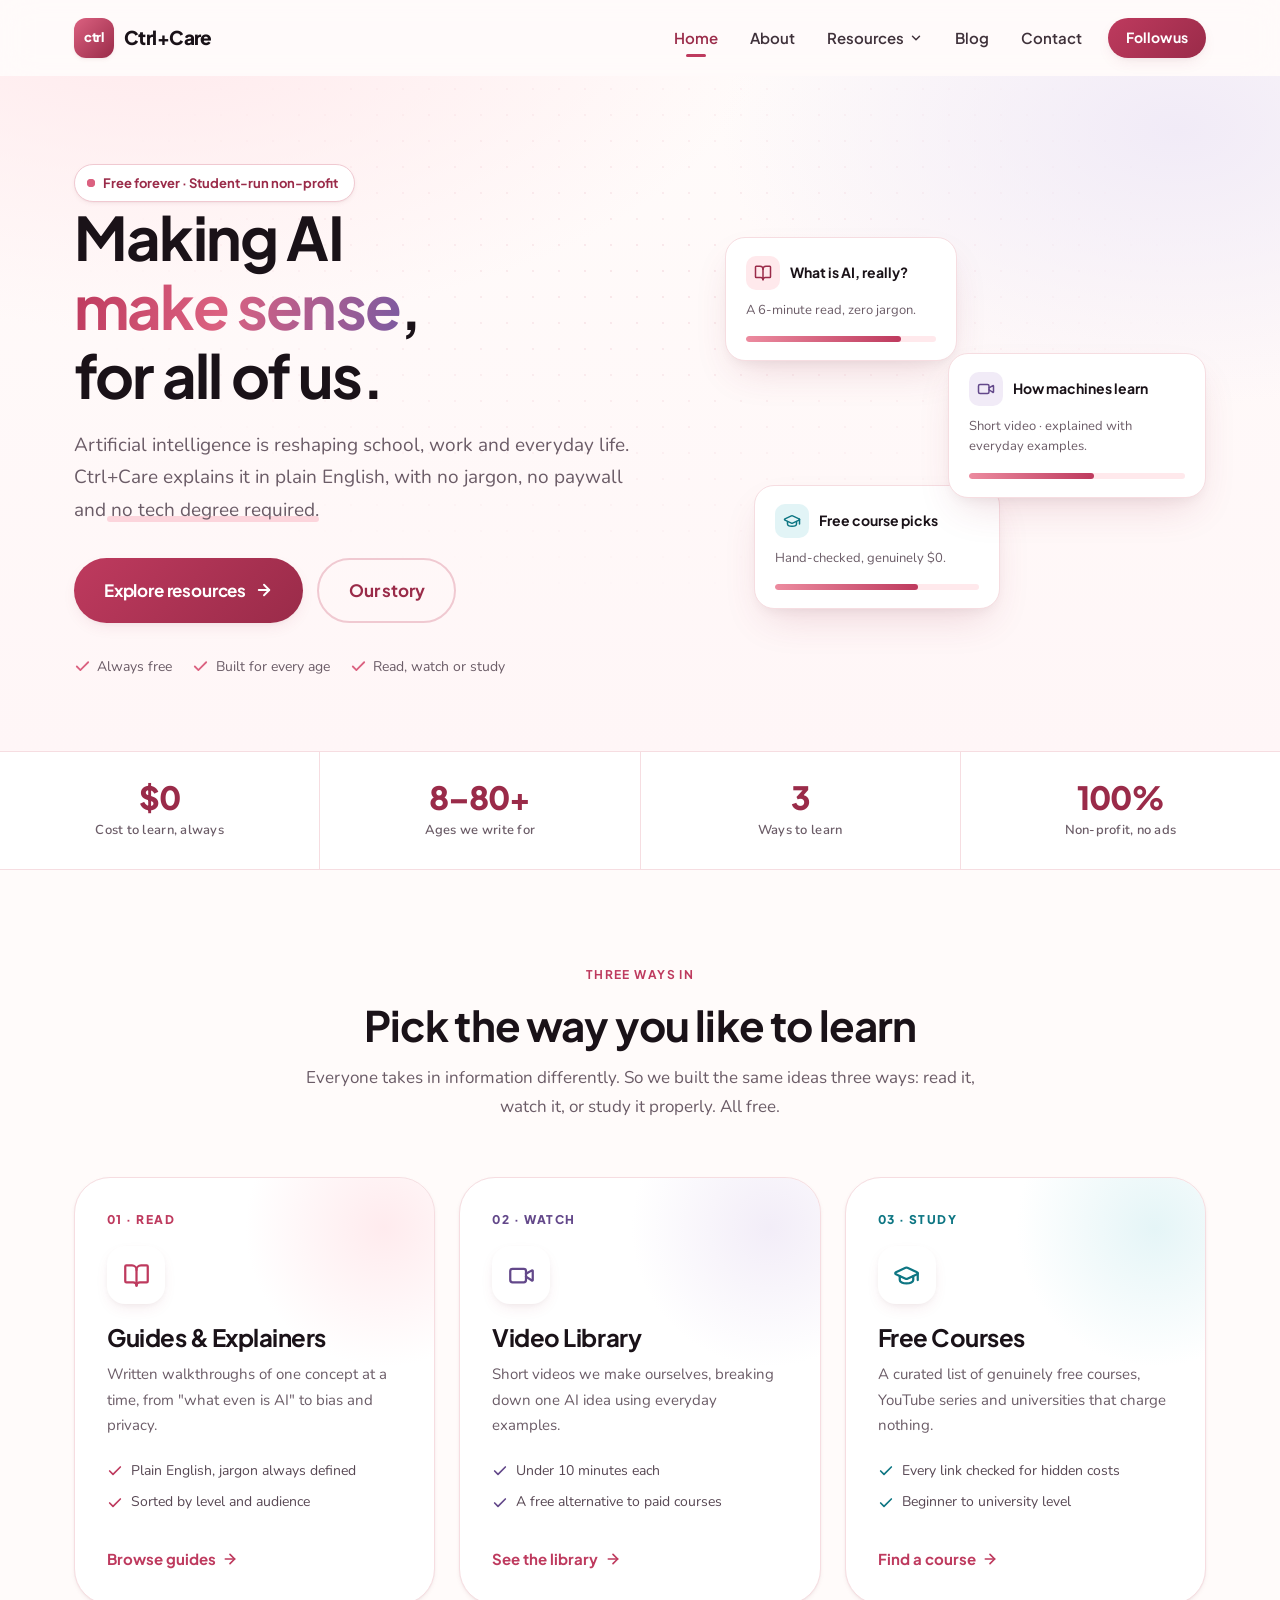
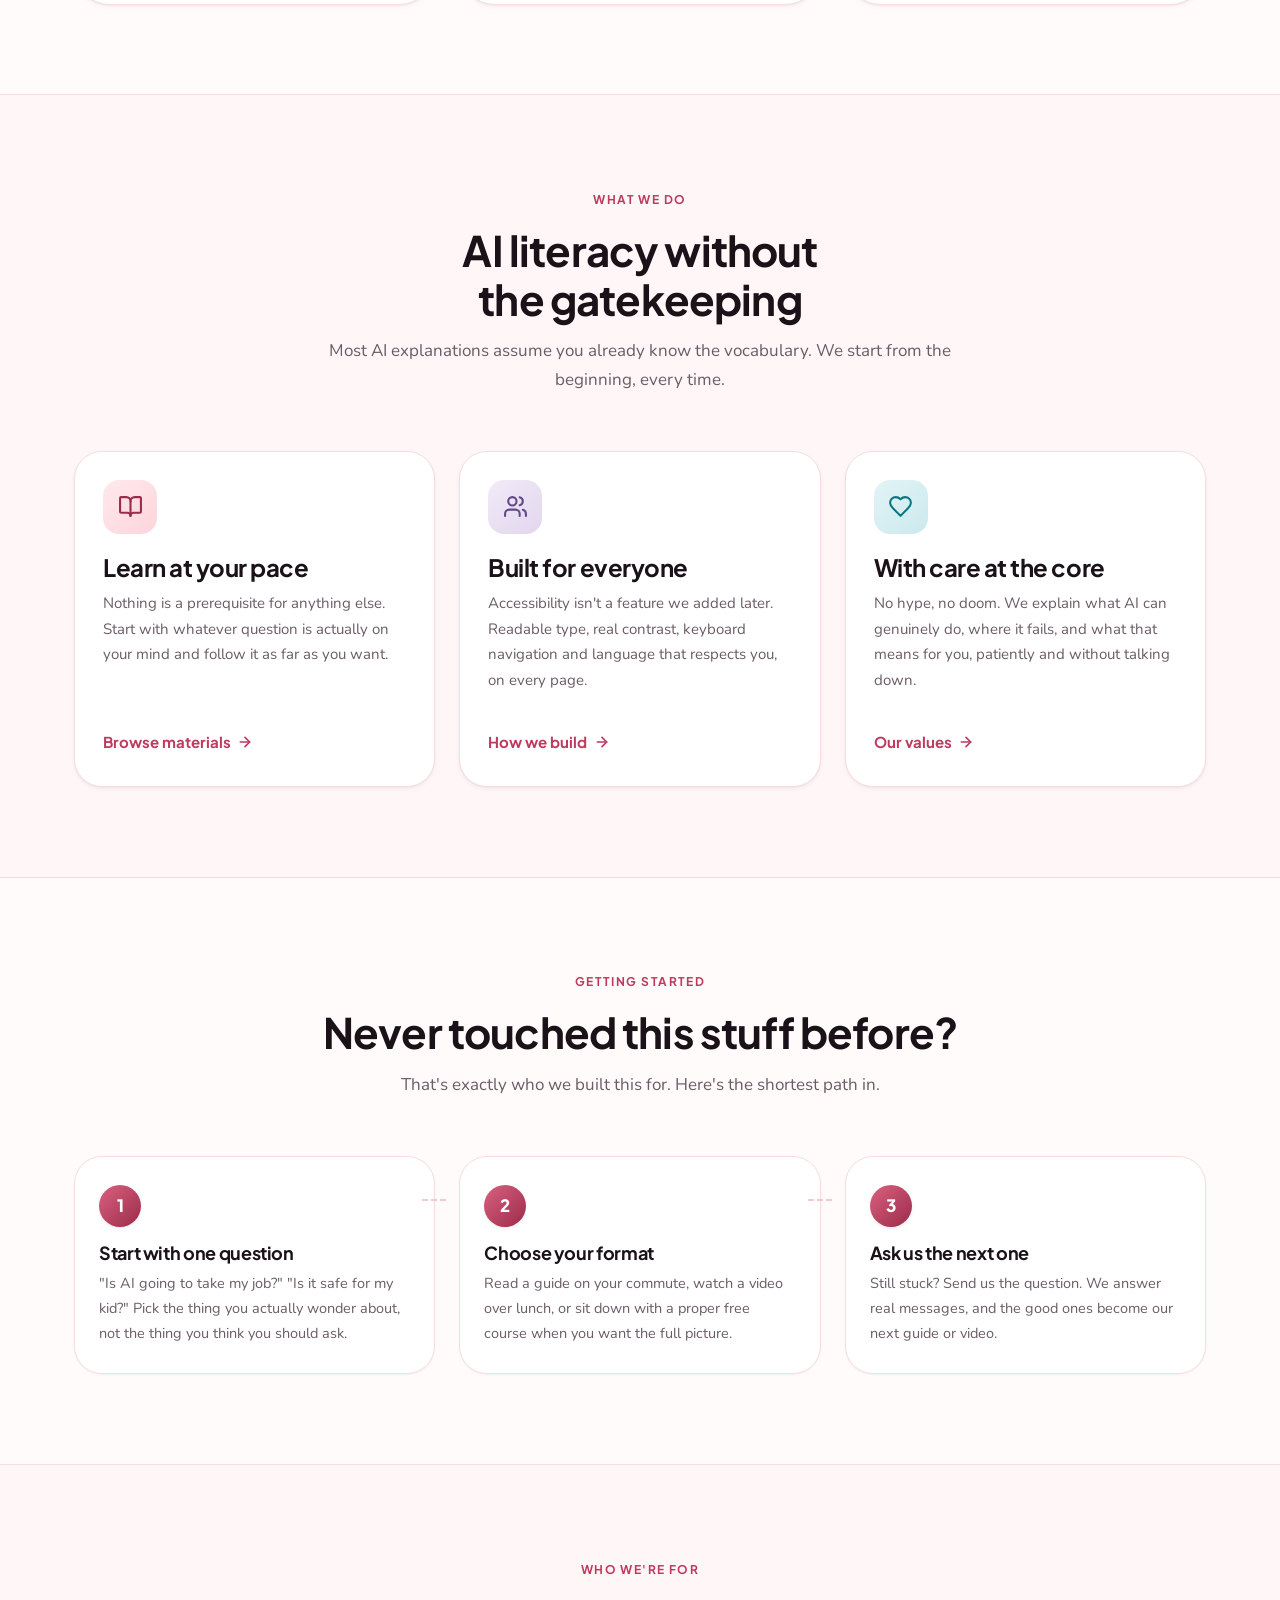
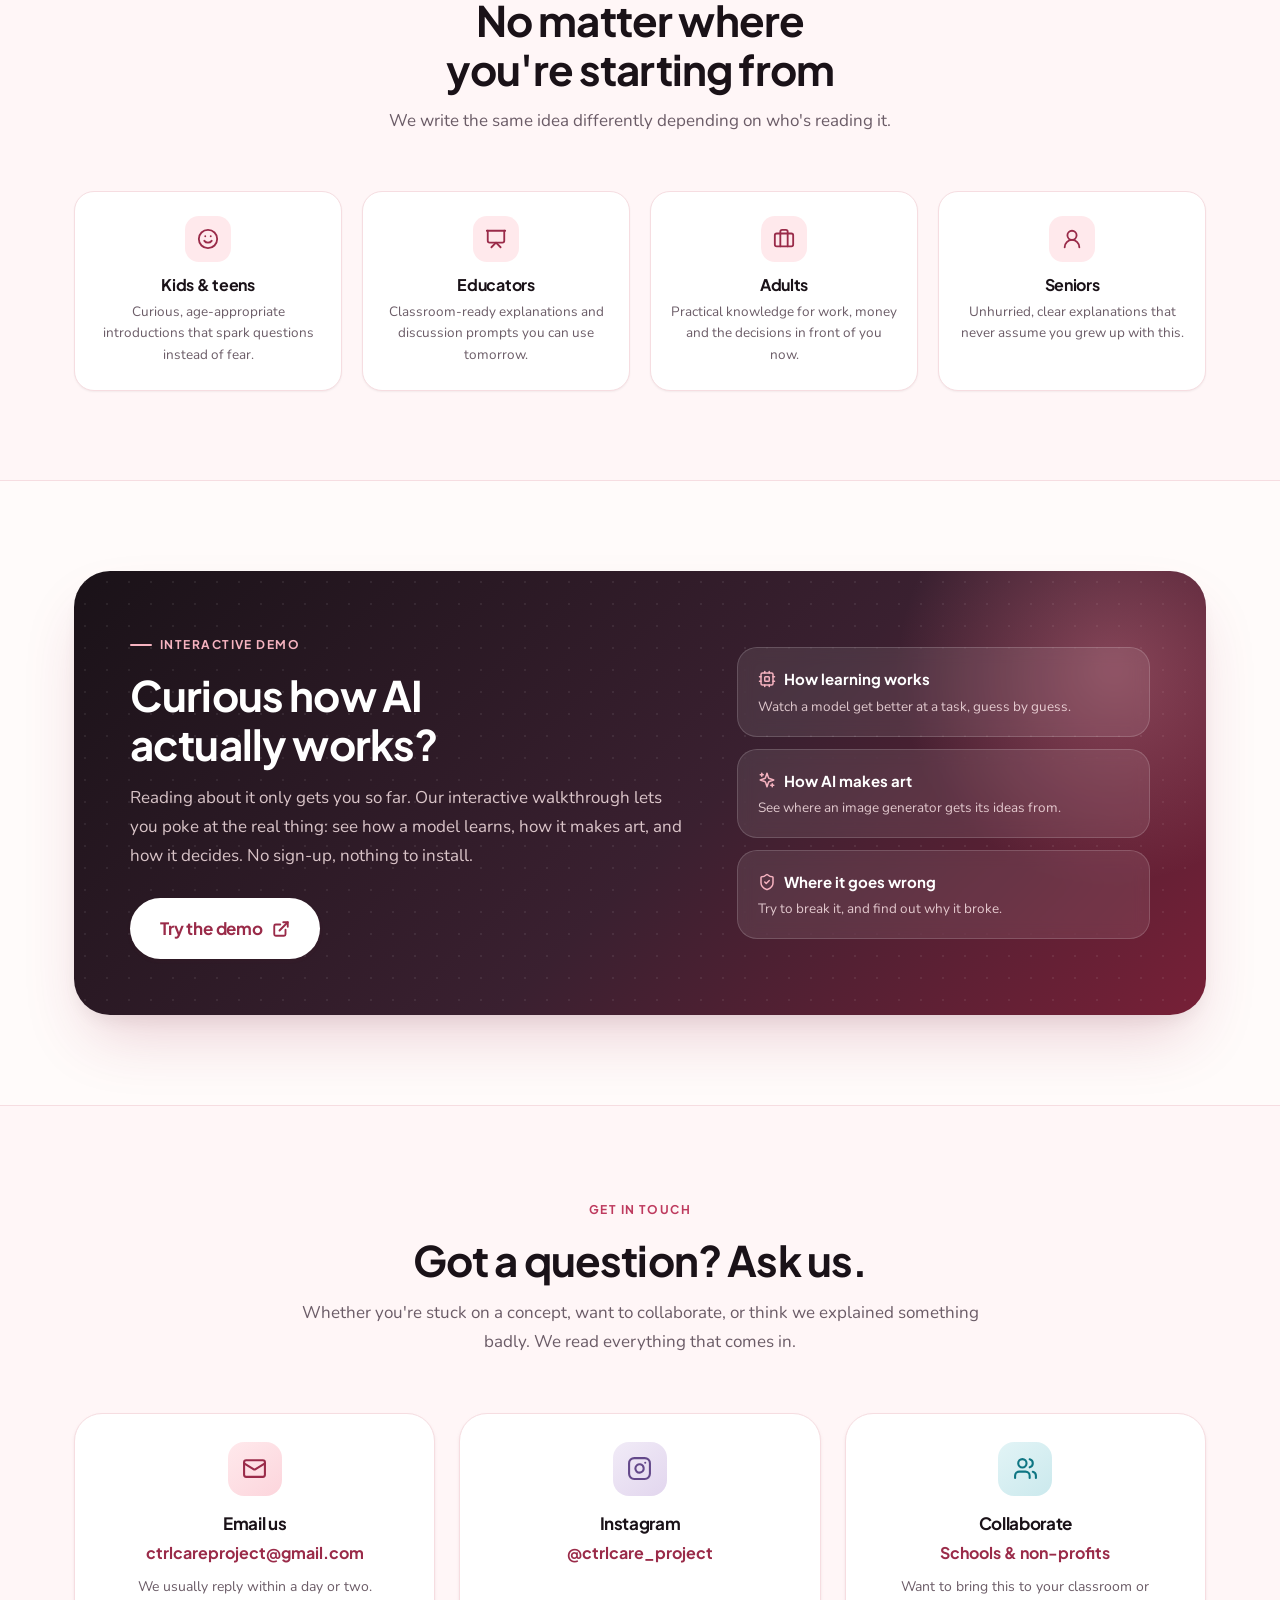
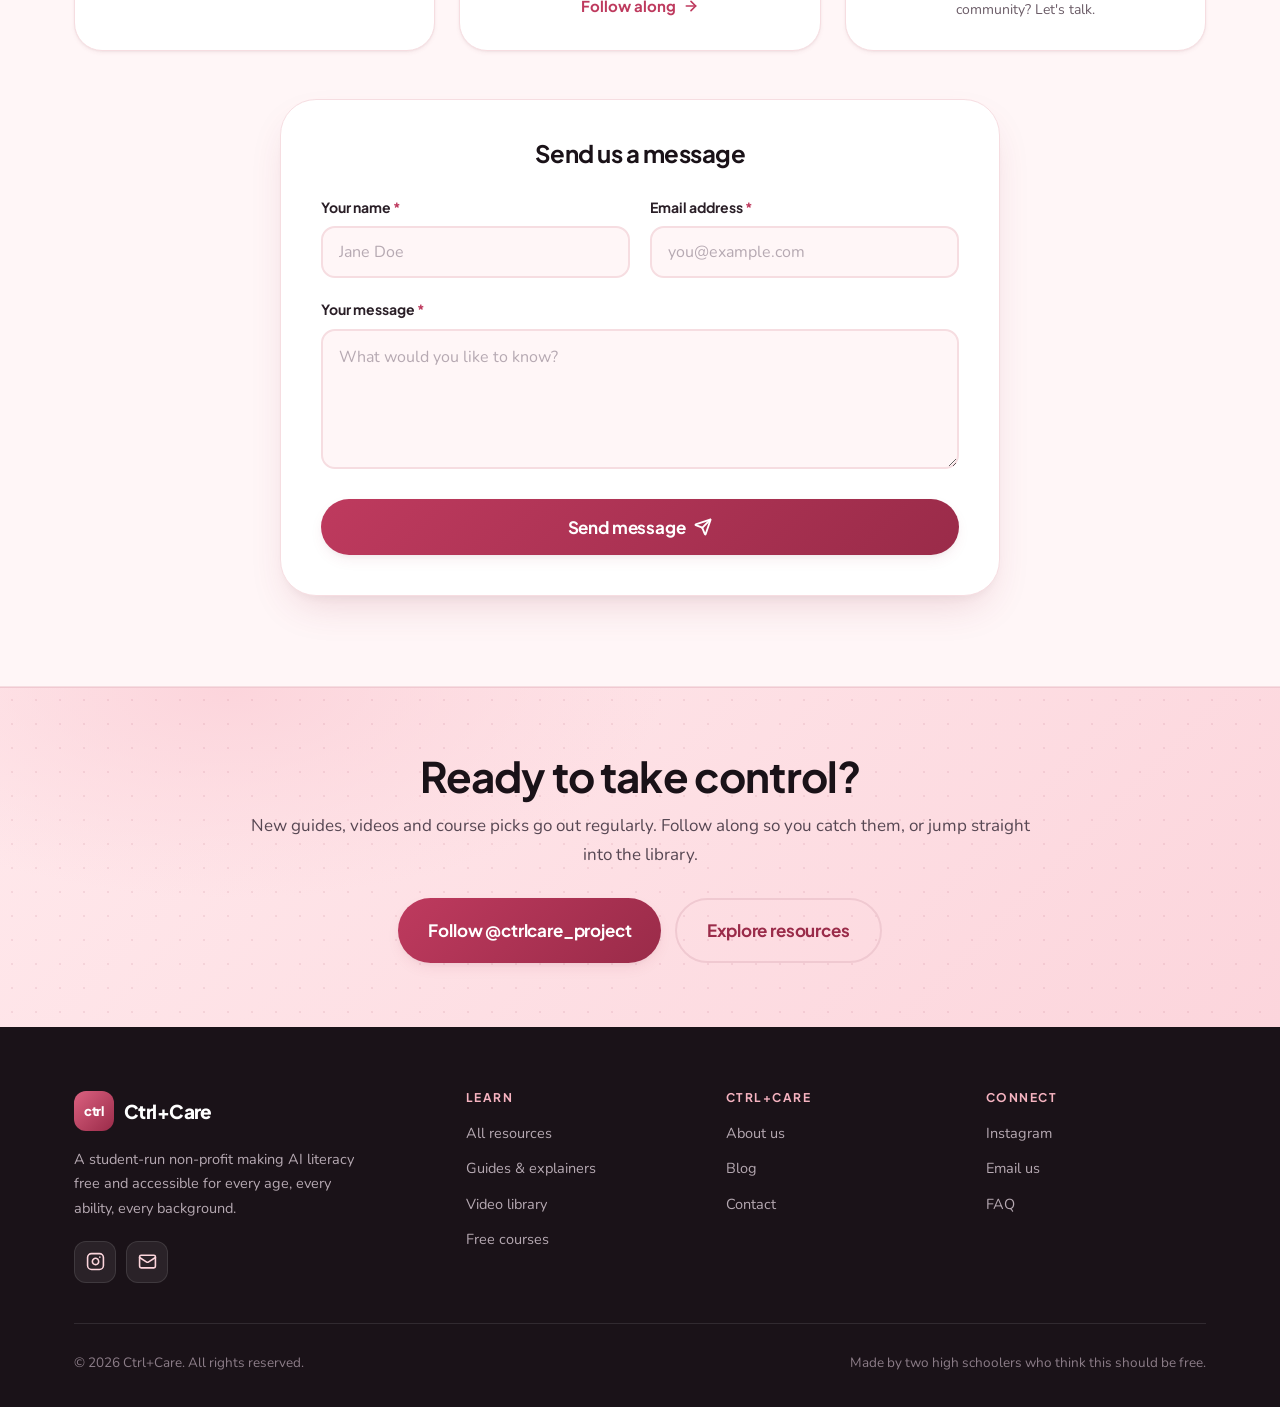
<file: index.html>
<!DOCTYPE html>
<html lang="en">
<head>
  <meta charset="UTF-8">
  <meta name="viewport" content="width=device-width, initial-scale=1.0">
  <title>Ctrl+Care | Making AI make sense, for everyone</title>
  <meta name="description" content="Ctrl+Care is a student-run non-profit making AI literacy free and accessible. Read plain-English guides, watch short videos, and find the best free AI courses, no tech degree required.">
  <link rel="stylesheet" href="styles.css">
</head>
<body>
  <a class="skip-link" href="#main">Skip to content</a>

  <!-- ============================ Navigation ============================ -->
  <nav class="nav">
    <div class="container nav-container">
      <a href="index.html" class="nav-logo">
        <span class="nav-logo-mark">ctrl</span>
        <span class="nav-brand">Ctrl+Care</span>
      </a>

      <div class="nav-links">
        <a class="nav-link" href="index.html" aria-current="page">Home</a>
        <a class="nav-link" href="about.html">About</a>

        <div class="nav-item">
          <a class="nav-link" href="resources.html">
            Resources
            <svg class="nav-caret" width="14" height="14" viewBox="0 0 24 24" fill="none" stroke="currentColor" stroke-width="2.5" stroke-linecap="round" stroke-linejoin="round" aria-hidden="true"><path d="m6 9 6 6 6-6"/></svg>
          </a>
          <div class="nav-dropdown">
            <a class="nav-drop-item" href="resources-guides.html">
              <span class="nav-drop-icon">
                <svg viewBox="0 0 24 24" fill="none" stroke="currentColor" stroke-width="2" stroke-linecap="round" stroke-linejoin="round" aria-hidden="true"><path d="M12 7v14"/><path d="M3 18a1 1 0 0 1-1-1V4a1 1 0 0 1 1-1h5a4 4 0 0 1 4 4 4 4 0 0 1 4-4h5a1 1 0 0 1 1 1v13a1 1 0 0 1-1 1h-6a3 3 0 0 0-3 3 3 3 0 0 0-3-3z"/></svg>
              </span>
              <span>
                <span class="nav-drop-title">Guides &amp; Explainers</span>
                <span class="nav-drop-desc">Written walkthroughs of AI concepts, in plain English</span>
              </span>
            </a>
            <a class="nav-drop-item" href="resources-videos.html">
              <span class="nav-drop-icon plum">
                <svg viewBox="0 0 24 24" fill="none" stroke="currentColor" stroke-width="2" stroke-linecap="round" stroke-linejoin="round" aria-hidden="true"><path d="m16 13 5.223 3.482a.5.5 0 0 0 .777-.416V7.87a.5.5 0 0 0-.752-.432L16 10.5"/><rect x="2" y="6" width="14" height="12" rx="2"/></svg>
              </span>
              <span>
                <span class="nav-drop-title">Video Library</span>
                <span class="nav-drop-desc">Short videos we make, explaining one idea at a time</span>
              </span>
            </a>
            <a class="nav-drop-item" href="resources-courses.html">
              <span class="nav-drop-icon teal">
                <svg viewBox="0 0 24 24" fill="none" stroke="currentColor" stroke-width="2" stroke-linecap="round" stroke-linejoin="round" aria-hidden="true"><path d="M21.42 10.922a1 1 0 0 0-.019-1.838L12.83 5.18a2 2 0 0 0-1.66 0L2.6 9.08a1 1 0 0 0 0 1.832l8.57 3.908a2 2 0 0 0 1.66 0z"/><path d="M22 10v6"/><path d="M6 12.5V16a6 3 0 0 0 12 0v-3.5"/></svg>
              </span>
              <span>
                <span class="nav-drop-title">Free Courses</span>
                <span class="nav-drop-desc">The best no-cost courses and channels, curated</span>
              </span>
            </a>
          </div>
        </div>

        <a class="nav-link" href="blog.html">Blog</a>
        <a class="nav-link" href="contact.html">Contact</a>
        <a class="btn btn-primary btn-sm nav-cta" href="https://www.instagram.com/ctrlcare_project/" target="_blank" rel="noopener noreferrer">Follow us</a>
      </div>

      <button class="nav-toggle" type="button" aria-expanded="false" aria-controls="mobile-menu" aria-label="Open menu">
        <span class="nav-toggle-bars" aria-hidden="true"><span></span><span></span><span></span></span>
      </button>
    </div>
  </nav>

  <div class="mobile-menu" id="mobile-menu">
    <a class="mobile-link" href="index.html" aria-current="page">Home</a>
    <a class="mobile-link" href="about.html">About</a>
    <a class="mobile-link" href="resources.html">Resources</a>
    <a class="mobile-sub" href="resources-guides.html">
      <svg viewBox="0 0 24 24" fill="none" stroke="currentColor" stroke-width="2" stroke-linecap="round" stroke-linejoin="round" aria-hidden="true"><path d="m9 18 6-6-6-6"/></svg> Guides &amp; Explainers
    </a>
    <a class="mobile-sub" href="resources-videos.html">
      <svg viewBox="0 0 24 24" fill="none" stroke="currentColor" stroke-width="2" stroke-linecap="round" stroke-linejoin="round" aria-hidden="true"><path d="m9 18 6-6-6-6"/></svg> Video Library
    </a>
    <a class="mobile-sub" href="resources-courses.html">
      <svg viewBox="0 0 24 24" fill="none" stroke="currentColor" stroke-width="2" stroke-linecap="round" stroke-linejoin="round" aria-hidden="true"><path d="m9 18 6-6-6-6"/></svg> Free Courses
    </a>
    <a class="mobile-link" href="blog.html">Blog</a>
    <a class="mobile-link" href="contact.html">Contact</a>
    <a class="btn btn-primary btn-lg" href="https://www.instagram.com/ctrlcare_project/" target="_blank" rel="noopener noreferrer">Follow @ctrlcare_project</a>
  </div>

  <main id="main">

    <!-- ============================== Hero ============================== -->
    <section class="hero">
      <div class="container">
        <div class="hero-split">
          <div data-reveal>
            <span class="badge">
              <span class="badge-dot" aria-hidden="true"></span>
              Free forever &middot; Student-run non-profit
            </span>

            <h1 class="hero-title">
              Making AI
              <span class="grad-text">make sense</span>,<br>
              for all of us.
            </h1>

            <p class="hero-sub">
              Artificial intelligence is reshaping school, work and everyday life. Ctrl+Care
              explains it in plain English, with no jargon, no paywall and
              <span class="underline-swash">no tech degree required</span>.
            </p>

            <div class="hero-actions">
              <a class="btn btn-primary btn-lg" href="resources.html">
                Explore resources
                <svg class="btn-arrow" viewBox="0 0 24 24" fill="none" stroke="currentColor" stroke-width="2.5" stroke-linecap="round" stroke-linejoin="round" aria-hidden="true"><path d="M5 12h14"/><path d="m12 5 7 7-7 7"/></svg>
              </a>
              <a class="btn btn-outline btn-lg" href="about.html">Our story</a>
            </div>

            <div class="hero-proof">
              <span class="hero-proof-item">
                <svg viewBox="0 0 24 24" fill="none" stroke="currentColor" stroke-width="2.5" stroke-linecap="round" stroke-linejoin="round" aria-hidden="true"><path d="M20 6 9 17l-5-5"/></svg>
                Always free
              </span>
              <span class="hero-proof-item">
                <svg viewBox="0 0 24 24" fill="none" stroke="currentColor" stroke-width="2.5" stroke-linecap="round" stroke-linejoin="round" aria-hidden="true"><path d="M20 6 9 17l-5-5"/></svg>
                Built for every age
              </span>
              <span class="hero-proof-item">
                <svg viewBox="0 0 24 24" fill="none" stroke="currentColor" stroke-width="2.5" stroke-linecap="round" stroke-linejoin="round" aria-hidden="true"><path d="M20 6 9 17l-5-5"/></svg>
                Read, watch or study
              </span>
            </div>
          </div>

          <!-- Decorative floating cards that preview the three formats -->
          <div class="hero-visual" aria-hidden="true">
            <div class="float-card float-card-1">
              <div class="float-head">
                <span class="float-icon">
                  <svg viewBox="0 0 24 24" fill="none" stroke="currentColor" stroke-width="2" stroke-linecap="round" stroke-linejoin="round"><path d="M12 7v14"/><path d="M3 18a1 1 0 0 1-1-1V4a1 1 0 0 1 1-1h5a4 4 0 0 1 4 4 4 4 0 0 1 4-4h5a1 1 0 0 1 1 1v13a1 1 0 0 1-1 1h-6a3 3 0 0 0-3 3 3 3 0 0 0-3-3z"/></svg>
                </span>
                <span class="float-title">What is AI, really?</span>
              </div>
              <p class="float-text">A 6-minute read, zero jargon.</p>
              <div class="float-bar"><span style="--w: 82%"></span></div>
            </div>

            <div class="float-card float-card-2">
              <div class="float-head">
                <span class="float-icon plum">
                  <svg viewBox="0 0 24 24" fill="none" stroke="currentColor" stroke-width="2" stroke-linecap="round" stroke-linejoin="round"><path d="m16 13 5.223 3.482a.5.5 0 0 0 .777-.416V7.87a.5.5 0 0 0-.752-.432L16 10.5"/><rect x="2" y="6" width="14" height="12" rx="2"/></svg>
                </span>
                <span class="float-title">How machines learn</span>
              </div>
              <p class="float-text">Short video &middot; explained with everyday examples.</p>
              <div class="float-bar"><span style="--w: 58%"></span></div>
            </div>

            <div class="float-card float-card-3">
              <div class="float-head">
                <span class="float-icon teal">
                  <svg viewBox="0 0 24 24" fill="none" stroke="currentColor" stroke-width="2" stroke-linecap="round" stroke-linejoin="round"><path d="M21.42 10.922a1 1 0 0 0-.019-1.838L12.83 5.18a2 2 0 0 0-1.66 0L2.6 9.08a1 1 0 0 0 0 1.832l8.57 3.908a2 2 0 0 0 1.66 0z"/><path d="M22 10v6"/><path d="M6 12.5V16a6 3 0 0 0 12 0v-3.5"/></svg>
                </span>
                <span class="float-title">Free course picks</span>
              </div>
              <p class="float-text">Hand-checked, genuinely $0.</p>
              <div class="float-bar"><span style="--w: 70%"></span></div>
            </div>
          </div>
        </div>
      </div>
    </section>

    <!-- =========================== Trust strip =========================== -->
    <div class="trust-strip">
      <div class="trust-item">
        <span class="trust-value">$0</span>
        <span class="trust-label">Cost to learn, always</span>
      </div>
      <div class="trust-item">
        <span class="trust-value">8&ndash;80+</span>
        <span class="trust-label">Ages we write for</span>
      </div>
      <div class="trust-item">
        <span class="trust-value">3</span>
        <span class="trust-label">Ways to learn</span>
      </div>
      <div class="trust-item">
        <span class="trust-value">100%</span>
        <span class="trust-label">Non-profit, no ads</span>
      </div>
    </div>

    <!-- ========================= Three pathways ========================= -->
    <section class="section">
      <div class="container">
        <div class="section-head" data-reveal>
          <span class="eyebrow">Three ways in</span>
          <h2>Pick the way you like to learn</h2>
          <p>
            Everyone takes in information differently. So we built the same ideas three
            ways: read it, watch it, or study it properly. All free.
          </p>
        </div>

        <div class="grid grid-3" data-reveal-group>
          <a class="pathway pw-rose" href="resources-guides.html">
            <span class="pathway-num">01 &middot; READ</span>
            <span class="pathway-icon">
              <svg viewBox="0 0 24 24" fill="none" stroke="currentColor" stroke-width="2" stroke-linecap="round" stroke-linejoin="round" aria-hidden="true"><path d="M12 7v14"/><path d="M3 18a1 1 0 0 1-1-1V4a1 1 0 0 1 1-1h5a4 4 0 0 1 4 4 4 4 0 0 1 4-4h5a1 1 0 0 1 1 1v13a1 1 0 0 1-1 1h-6a3 3 0 0 0-3 3 3 3 0 0 0-3-3z"/></svg>
            </span>
            <h3>Guides &amp; Explainers</h3>
            <p>Written walkthroughs of one concept at a time, from "what even is AI" to bias and privacy.</p>
            <ul class="pathway-list">
              <li>
                <svg viewBox="0 0 24 24" fill="none" stroke="currentColor" stroke-width="2.5" stroke-linecap="round" stroke-linejoin="round" aria-hidden="true"><path d="M20 6 9 17l-5-5"/></svg>
                Plain English, jargon always defined
              </li>
              <li>
                <svg viewBox="0 0 24 24" fill="none" stroke="currentColor" stroke-width="2.5" stroke-linecap="round" stroke-linejoin="round" aria-hidden="true"><path d="M20 6 9 17l-5-5"/></svg>
                Sorted by level and audience
              </li>
            </ul>
            <span class="pathway-foot link-arrow">
              Browse guides
              <svg viewBox="0 0 24 24" fill="none" stroke="currentColor" stroke-width="2.5" stroke-linecap="round" stroke-linejoin="round" aria-hidden="true"><path d="M5 12h14"/><path d="m12 5 7 7-7 7"/></svg>
            </span>
          </a>

          <a class="pathway pw-plum" href="resources-videos.html">
            <span class="pathway-num">02 &middot; WATCH</span>
            <span class="pathway-icon">
              <svg viewBox="0 0 24 24" fill="none" stroke="currentColor" stroke-width="2" stroke-linecap="round" stroke-linejoin="round" aria-hidden="true"><path d="m16 13 5.223 3.482a.5.5 0 0 0 .777-.416V7.87a.5.5 0 0 0-.752-.432L16 10.5"/><rect x="2" y="6" width="14" height="12" rx="2"/></svg>
            </span>
            <h3>Video Library</h3>
            <p>Short videos we make ourselves, breaking down one AI idea using everyday examples.</p>
            <ul class="pathway-list">
              <li>
                <svg viewBox="0 0 24 24" fill="none" stroke="currentColor" stroke-width="2.5" stroke-linecap="round" stroke-linejoin="round" aria-hidden="true"><path d="M20 6 9 17l-5-5"/></svg>
                Under 10 minutes each
              </li>
              <li>
                <svg viewBox="0 0 24 24" fill="none" stroke="currentColor" stroke-width="2.5" stroke-linecap="round" stroke-linejoin="round" aria-hidden="true"><path d="M20 6 9 17l-5-5"/></svg>
                A free alternative to paid courses
              </li>
            </ul>
            <span class="pathway-foot link-arrow">
              See the library
              <svg viewBox="0 0 24 24" fill="none" stroke="currentColor" stroke-width="2.5" stroke-linecap="round" stroke-linejoin="round" aria-hidden="true"><path d="M5 12h14"/><path d="m12 5 7 7-7 7"/></svg>
            </span>
          </a>

          <a class="pathway pw-teal" href="resources-courses.html">
            <span class="pathway-num">03 &middot; STUDY</span>
            <span class="pathway-icon">
              <svg viewBox="0 0 24 24" fill="none" stroke="currentColor" stroke-width="2" stroke-linecap="round" stroke-linejoin="round" aria-hidden="true"><path d="M21.42 10.922a1 1 0 0 0-.019-1.838L12.83 5.18a2 2 0 0 0-1.66 0L2.6 9.08a1 1 0 0 0 0 1.832l8.57 3.908a2 2 0 0 0 1.66 0z"/><path d="M22 10v6"/><path d="M6 12.5V16a6 3 0 0 0 12 0v-3.5"/></svg>
            </span>
            <h3>Free Courses</h3>
            <p>A curated list of genuinely free courses, YouTube series and universities that charge nothing.</p>
            <ul class="pathway-list">
              <li>
                <svg viewBox="0 0 24 24" fill="none" stroke="currentColor" stroke-width="2.5" stroke-linecap="round" stroke-linejoin="round" aria-hidden="true"><path d="M20 6 9 17l-5-5"/></svg>
                Every link checked for hidden costs
              </li>
              <li>
                <svg viewBox="0 0 24 24" fill="none" stroke="currentColor" stroke-width="2.5" stroke-linecap="round" stroke-linejoin="round" aria-hidden="true"><path d="M20 6 9 17l-5-5"/></svg>
                Beginner to university level
              </li>
            </ul>
            <span class="pathway-foot link-arrow">
              Find a course
              <svg viewBox="0 0 24 24" fill="none" stroke="currentColor" stroke-width="2.5" stroke-linecap="round" stroke-linejoin="round" aria-hidden="true"><path d="M5 12h14"/><path d="m12 5 7 7-7 7"/></svg>
            </span>
          </a>
        </div>
      </div>
    </section>

    <!-- ========================== What we do ========================== -->
    <section class="section section-sunk">
      <div class="container">
        <div class="section-head" data-reveal>
          <span class="eyebrow">What we do</span>
          <h2>AI literacy without the gatekeeping</h2>
          <p>
            Most AI explanations assume you already know the vocabulary. We start from
            the beginning, every time.
          </p>
        </div>

        <div class="grid grid-3" data-reveal-group>
          <div class="card">
            <span class="card-icon" aria-hidden="true">
              <svg viewBox="0 0 24 24" fill="none" stroke="currentColor" stroke-width="2" stroke-linecap="round" stroke-linejoin="round"><path d="M12 7v14"/><path d="M3 18a1 1 0 0 1-1-1V4a1 1 0 0 1 1-1h5a4 4 0 0 1 4 4 4 4 0 0 1 4-4h5a1 1 0 0 1 1 1v13a1 1 0 0 1-1 1h-6a3 3 0 0 0-3 3 3 3 0 0 0-3-3z"/></svg>
            </span>
            <h3>Learn at your pace</h3>
            <p>
              Nothing is a prerequisite for anything else. Start with whatever question is
              actually on your mind and follow it as far as you want.
            </p>
            <div class="card-foot">
              <a class="link-arrow" href="resources.html">
                Browse materials
                <svg viewBox="0 0 24 24" fill="none" stroke="currentColor" stroke-width="2.5" stroke-linecap="round" stroke-linejoin="round" aria-hidden="true"><path d="M5 12h14"/><path d="m12 5 7 7-7 7"/></svg>
              </a>
            </div>
          </div>

          <div class="card">
            <span class="card-icon plum" aria-hidden="true">
              <svg viewBox="0 0 24 24" fill="none" stroke="currentColor" stroke-width="2" stroke-linecap="round" stroke-linejoin="round"><path d="M16 21v-2a4 4 0 0 0-4-4H6a4 4 0 0 0-4 4v2"/><circle cx="9" cy="7" r="4"/><path d="M22 21v-2a4 4 0 0 0-3-3.87"/><path d="M16 3.13a4 4 0 0 1 0 7.75"/></svg>
            </span>
            <h3>Built for everyone</h3>
            <p>
              Accessibility isn't a feature we added later. Readable type, real contrast,
              keyboard navigation and language that respects you, on every page.
            </p>
            <div class="card-foot">
              <a class="link-arrow" href="about.html">
                How we build
                <svg viewBox="0 0 24 24" fill="none" stroke="currentColor" stroke-width="2.5" stroke-linecap="round" stroke-linejoin="round" aria-hidden="true"><path d="M5 12h14"/><path d="m12 5 7 7-7 7"/></svg>
              </a>
            </div>
          </div>

          <div class="card">
            <span class="card-icon teal" aria-hidden="true">
              <svg viewBox="0 0 24 24" fill="none" stroke="currentColor" stroke-width="2" stroke-linecap="round" stroke-linejoin="round"><path d="M19 14c1.49-1.46 3-3.21 3-5.5A5.5 5.5 0 0 0 16.5 3c-1.76 0-3 .5-4.5 2-1.5-1.5-2.74-2-4.5-2A5.5 5.5 0 0 0 2 8.5c0 2.3 1.5 4.05 3 5.5l7 7Z"/></svg>
            </span>
            <h3>With care at the core</h3>
            <p>
              No hype, no doom. We explain what AI can genuinely do, where it fails, and
              what that means for you, patiently and without talking down.
            </p>
            <div class="card-foot">
              <a class="link-arrow" href="about.html">
                Our values
                <svg viewBox="0 0 24 24" fill="none" stroke="currentColor" stroke-width="2.5" stroke-linecap="round" stroke-linejoin="round" aria-hidden="true"><path d="M5 12h14"/><path d="m12 5 7 7-7 7"/></svg>
              </a>
            </div>
          </div>
        </div>
      </div>
    </section>

    <!-- ========================= How to start ========================= -->
    <section class="section">
      <div class="container">
        <div class="section-head" data-reveal>
          <span class="eyebrow">Getting started</span>
          <h2>Never touched this stuff before?</h2>
          <p>That's exactly who we built this for. Here's the shortest path in.</p>
        </div>

        <div class="steps" data-reveal-group>
          <div class="step">
            <h4>Start with one question</h4>
            <p>
              "Is AI going to take my job?" "Is it safe for my kid?" Pick the thing you
              actually wonder about, not the thing you think you should ask.
            </p>
          </div>
          <div class="step">
            <h4>Choose your format</h4>
            <p>
              Read a guide on your commute, watch a video over lunch, or sit down with a
              proper free course when you want the full picture.
            </p>
          </div>
          <div class="step">
            <h4>Ask us the next one</h4>
            <p>
              Still stuck? Send us the question. We answer real messages, and the good ones
              become our next guide or video.
            </p>
          </div>
        </div>
      </div>
    </section>

    <!-- ========================== Who we're for ========================== -->
    <section class="section section-sunk">
      <div class="container">
        <div class="section-head" data-reveal>
          <span class="eyebrow">Who we're for</span>
          <h2>No matter where you're starting from</h2>
          <p>We write the same idea differently depending on who's reading it.</p>
        </div>

        <div class="grid grid-4" data-reveal-group>
          <div class="tile">
            <span class="tile-icon" aria-hidden="true">
              <svg viewBox="0 0 24 24" fill="none" stroke="currentColor" stroke-width="2" stroke-linecap="round" stroke-linejoin="round"><circle cx="12" cy="12" r="10"/><path d="M8 14s1.5 2 4 2 4-2 4-2"/><line x1="9" x2="9.01" y1="9" y2="9"/><line x1="15" x2="15.01" y1="9" y2="9"/></svg>
            </span>
            <h4>Kids &amp; teens</h4>
            <p>Curious, age-appropriate introductions that spark questions instead of fear.</p>
          </div>
          <div class="tile">
            <span class="tile-icon" aria-hidden="true">
              <svg viewBox="0 0 24 24" fill="none" stroke="currentColor" stroke-width="2" stroke-linecap="round" stroke-linejoin="round"><path d="M2 3h20"/><path d="M21 3v11a2 2 0 0 1-2 2H5a2 2 0 0 1-2-2V3"/><path d="m7 21 5-5 5 5"/></svg>
            </span>
            <h4>Educators</h4>
            <p>Classroom-ready explanations and discussion prompts you can use tomorrow.</p>
          </div>
          <div class="tile">
            <span class="tile-icon" aria-hidden="true">
              <svg viewBox="0 0 24 24" fill="none" stroke="currentColor" stroke-width="2" stroke-linecap="round" stroke-linejoin="round"><path d="M16 20V4a2 2 0 0 0-2-2h-4a2 2 0 0 0-2 2v16"/><rect width="20" height="14" x="2" y="6" rx="2"/></svg>
            </span>
            <h4>Adults</h4>
            <p>Practical knowledge for work, money and the decisions in front of you now.</p>
          </div>
          <div class="tile">
            <span class="tile-icon" aria-hidden="true">
              <svg viewBox="0 0 24 24" fill="none" stroke="currentColor" stroke-width="2" stroke-linecap="round" stroke-linejoin="round"><circle cx="12" cy="8" r="5"/><path d="M20 21a8 8 0 0 0-16 0"/></svg>
            </span>
            <h4>Seniors</h4>
            <p>Unhurried, clear explanations that never assume you grew up with this.</p>
          </div>
        </div>
      </div>
    </section>

    <!-- =========================== Explore AI =========================== -->
    <section class="section">
      <div class="container">
        <div class="panel" data-reveal>
          <div class="panel-split">
            <div>
              <span class="eyebrow">Interactive demo</span>
              <h2>Curious how AI actually works?</h2>
              <p class="mt-2">
                Reading about it only gets you so far. Our interactive walkthrough lets you
                poke at the real thing: see how a model learns, how it makes art, and
                how it decides. No sign-up, nothing to install.
              </p>
              <div class="hero-actions mt-3" style="margin-bottom: 0;">
                <a class="btn btn-soft btn-lg" href="https://weight-cedar-11472425.figma.site" target="_blank" rel="noopener noreferrer">
                  Try the demo
                  <svg viewBox="0 0 24 24" fill="none" stroke="currentColor" stroke-width="2.5" stroke-linecap="round" stroke-linejoin="round" aria-hidden="true"><path d="M15 3h6v6"/><path d="M10 14 21 3"/><path d="M18 13v6a2 2 0 0 1-2 2H5a2 2 0 0 1-2-2V8a2 2 0 0 1 2-2h6"/></svg>
                </a>
              </div>
            </div>

            <div class="stack-sm">
              <div class="glass">
                <span class="glass-title">
                  <svg viewBox="0 0 24 24" fill="none" stroke="currentColor" stroke-width="2" stroke-linecap="round" stroke-linejoin="round" aria-hidden="true"><rect width="16" height="16" x="4" y="4" rx="2"/><rect width="6" height="6" x="9" y="9" rx="1"/><path d="M15 2v2"/><path d="M15 20v2"/><path d="M2 15h2"/><path d="M2 9h2"/><path d="M20 15h2"/><path d="M20 9h2"/><path d="M9 2v2"/><path d="M9 20v2"/></svg>
                  How learning works
                </span>
                <p>Watch a model get better at a task, guess by guess.</p>
              </div>
              <div class="glass">
                <span class="glass-title">
                  <svg viewBox="0 0 24 24" fill="none" stroke="currentColor" stroke-width="2" stroke-linecap="round" stroke-linejoin="round" aria-hidden="true"><path d="m12 3-1.9 5.8a2 2 0 0 1-1.287 1.288L3 12l5.8 1.9a2 2 0 0 1 1.288 1.287L12 21l1.9-5.8a2 2 0 0 1 1.287-1.288L21 12l-5.8-1.9a2 2 0 0 1-1.288-1.287z"/><path d="M5 3v4"/><path d="M19 17v4"/><path d="M3 5h4"/><path d="M17 19h4"/></svg>
                  How AI makes art
                </span>
                <p>See where an image generator gets its ideas from.</p>
              </div>
              <div class="glass">
                <span class="glass-title">
                  <svg viewBox="0 0 24 24" fill="none" stroke="currentColor" stroke-width="2" stroke-linecap="round" stroke-linejoin="round" aria-hidden="true"><path d="M20 13c0 5-3.5 7.5-7.66 8.95a1 1 0 0 1-.67-.01C7.5 20.5 4 18 4 13V6a1 1 0 0 1 1-1c2 0 4.5-1.2 6.24-2.72a1.17 1.17 0 0 1 1.52 0C14.51 3.81 17 5 19 5a1 1 0 0 1 1 1z"/><path d="m9 12 2 2 4-4"/></svg>
                  Where it goes wrong
                </span>
                <p>Try to break it, and find out why it broke.</p>
              </div>
            </div>
          </div>
        </div>
      </div>
    </section>

    <!-- ============================ Contact ============================ -->
    <section class="section section-sunk">
      <div class="container">
        <div class="section-head" data-reveal>
          <span class="eyebrow">Get in touch</span>
          <h2>Got a question? Ask us.</h2>
          <p>
            Whether you're stuck on a concept, want to collaborate, or think we explained
            something badly. We read everything that comes in.
          </p>
        </div>

        <div class="grid grid-3 mt-3" data-reveal-group style="margin-bottom: 3rem;">
          <div class="contact-card">
            <span class="card-icon" aria-hidden="true">
              <svg viewBox="0 0 24 24" fill="none" stroke="currentColor" stroke-width="2" stroke-linecap="round" stroke-linejoin="round"><rect width="20" height="16" x="2" y="4" rx="2"/><path d="m22 7-8.97 5.7a1.94 1.94 0 0 1-2.06 0L2 7"/></svg>
            </span>
            <h3>Email us</h3>
            <a class="contact-value" href="mailto:ctrlcareproject@gmail.com">ctrlcareproject@gmail.com</a>
            <p class="mt-1">We usually reply within a day or two.</p>
          </div>

          <div class="contact-card">
            <span class="card-icon plum" aria-hidden="true">
              <svg viewBox="0 0 24 24" fill="none" stroke="currentColor" stroke-width="2" stroke-linecap="round" stroke-linejoin="round"><rect width="20" height="20" x="2" y="2" rx="5"/><path d="M16 11.37A4 4 0 1 1 12.63 8 4 4 0 0 1 16 11.37z"/><line x1="17.5" x2="17.5" y1="6.5" y2="6.5"/></svg>
            </span>
            <h3>Instagram</h3>
            <span class="contact-value">@ctrlcare_project</span>
            <div class="card-foot">
              <a class="link-arrow" href="https://www.instagram.com/ctrlcare_project/" target="_blank" rel="noopener noreferrer">
                Follow along
                <svg viewBox="0 0 24 24" fill="none" stroke="currentColor" stroke-width="2.5" stroke-linecap="round" stroke-linejoin="round" aria-hidden="true"><path d="M5 12h14"/><path d="m12 5 7 7-7 7"/></svg>
              </a>
            </div>
          </div>

          <div class="contact-card">
            <span class="card-icon teal" aria-hidden="true">
              <svg viewBox="0 0 24 24" fill="none" stroke="currentColor" stroke-width="2" stroke-linecap="round" stroke-linejoin="round"><path d="M16 21v-2a4 4 0 0 0-4-4H6a4 4 0 0 0-4 4v2"/><circle cx="9" cy="7" r="4"/><path d="M22 21v-2a4 4 0 0 0-3-3.87"/><path d="M16 3.13a4 4 0 0 1 0 7.75"/></svg>
            </span>
            <h3>Collaborate</h3>
            <span class="contact-value">Schools &amp; non-profits</span>
            <p class="mt-1">Want to bring this to your classroom or community? Let's talk.</p>
          </div>
        </div>

        <form class="form-card mx-auto" style="max-width: 720px;" action="https://formspree.io/f/xlgoaeap" method="POST" data-reveal>
          <input type="hidden" name="_next" value="https://ctrlcareproject.org/contact.html?sent=true">
          <h3 class="text-center" style="margin-bottom: 1.75rem;">Send us a message</h3>

          <div class="form-row">
            <div class="form-group">
              <label class="form-label" for="name">Your name <span class="req">*</span></label>
              <input class="form-input" type="text" id="name" name="name" placeholder="Jane Doe" required>
            </div>
            <div class="form-group">
              <label class="form-label" for="email">Email address <span class="req">*</span></label>
              <input class="form-input" type="email" id="email" name="email" placeholder="you@example.com" required>
            </div>
          </div>

          <div class="form-group">
            <label class="form-label" for="message">Your message <span class="req">*</span></label>
            <textarea class="form-textarea" id="message" name="message" placeholder="What would you like to know?" required></textarea>
          </div>

          <button class="btn btn-primary btn-lg btn-block" type="submit">
            Send message
            <svg viewBox="0 0 24 24" fill="none" stroke="currentColor" stroke-width="2.5" stroke-linecap="round" stroke-linejoin="round" aria-hidden="true"><path d="M14.536 21.686a.5.5 0 0 0 .937-.024l6.5-19a.496.496 0 0 0-.635-.635l-19 6.5a.5.5 0 0 0-.024.937l7.93 3.18a2 2 0 0 1 1.112 1.11z"/><path d="m21.854 2.147-10.94 10.939"/></svg>
          </button>
        </form>
      </div>
    </section>

    <!-- ============================== CTA ============================== -->
    <section class="cta">
      <div class="container">
        <h2>Ready to take control?</h2>
        <p>
          New guides, videos and course picks go out regularly. Follow along so you catch
          them, or jump straight into the library.
        </p>
        <div class="cta-actions">
          <a class="btn btn-primary btn-lg" href="https://www.instagram.com/ctrlcare_project/" target="_blank" rel="noopener noreferrer">
            Follow @ctrlcare_project
          </a>
          <a class="btn btn-outline btn-lg" href="resources.html">Explore resources</a>
        </div>
      </div>
    </section>
  </main>

  <!-- ============================== Footer ============================== -->
  <footer class="footer">
    <div class="container">
      <div class="footer-grid">
        <div>
          <div class="footer-brand-row">
            <span class="nav-logo-mark">ctrl</span>
            <span class="footer-brand">Ctrl+Care</span>
          </div>
          <p class="footer-about">
            A student-run non-profit making AI literacy free and accessible for every
            age, every ability, every background.
          </p>
          <div class="social-row">
            <a class="social" href="https://www.instagram.com/ctrlcare_project/" target="_blank" rel="noopener noreferrer" aria-label="Ctrl+Care on Instagram">
              <svg viewBox="0 0 24 24" fill="none" stroke="currentColor" stroke-width="2" stroke-linecap="round" stroke-linejoin="round" aria-hidden="true"><rect width="20" height="20" x="2" y="2" rx="5"/><path d="M16 11.37A4 4 0 1 1 12.63 8 4 4 0 0 1 16 11.37z"/><line x1="17.5" x2="17.5" y1="6.5" y2="6.5"/></svg>
            </a>
            <a class="social" href="mailto:ctrlcareproject@gmail.com" aria-label="Email Ctrl+Care">
              <svg viewBox="0 0 24 24" fill="none" stroke="currentColor" stroke-width="2" stroke-linecap="round" stroke-linejoin="round" aria-hidden="true"><rect width="20" height="16" x="2" y="4" rx="2"/><path d="m22 7-8.97 5.7a1.94 1.94 0 0 1-2.06 0L2 7"/></svg>
            </a>
          </div>
        </div>

        <div>
          <h4>Learn</h4>
          <ul class="footer-list">
            <li><a href="resources.html">All resources</a></li>
            <li><a href="resources-guides.html">Guides &amp; explainers</a></li>
            <li><a href="resources-videos.html">Video library</a></li>
            <li><a href="resources-courses.html">Free courses</a></li>
          </ul>
        </div>

        <div>
          <h4>Ctrl+Care</h4>
          <ul class="footer-list">
            <li><a href="about.html">About us</a></li>
            <li><a href="blog.html">Blog</a></li>
            <li><a href="contact.html">Contact</a></li>
          </ul>
        </div>

        <div>
          <h4>Connect</h4>
          <ul class="footer-list">
            <li><a href="https://www.instagram.com/ctrlcare_project/" target="_blank" rel="noopener noreferrer">Instagram</a></li>
            <li><a href="mailto:ctrlcareproject@gmail.com">Email us</a></li>
            <li><a href="contact.html#faq">FAQ</a></li>
          </ul>
        </div>
      </div>

      <div class="footer-bottom">
        <span>&copy; 2026 Ctrl+Care. All rights reserved.</span>
        <span>Made by two high schoolers who think this should be free.</span>
      </div>
    </div>
  </footer>

  <script src="main.js"></script>
</body>
</html>
</file>
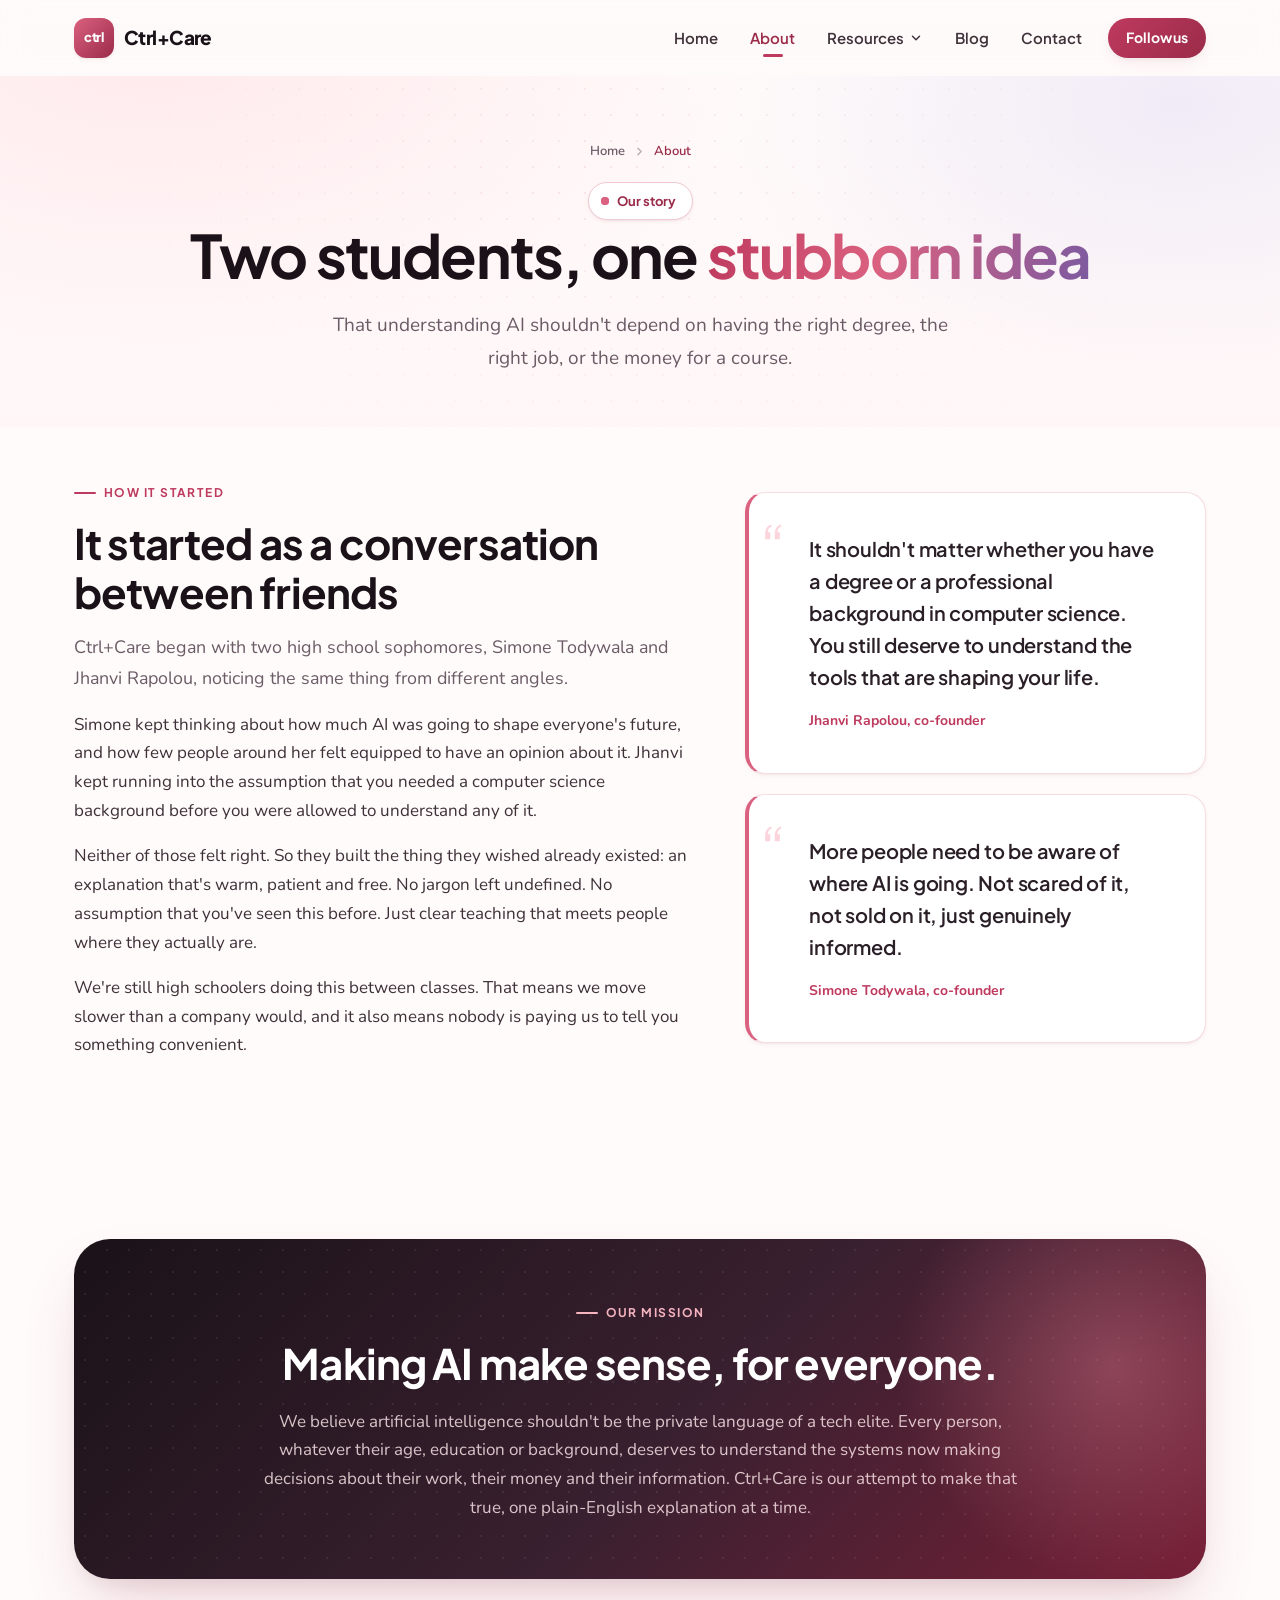
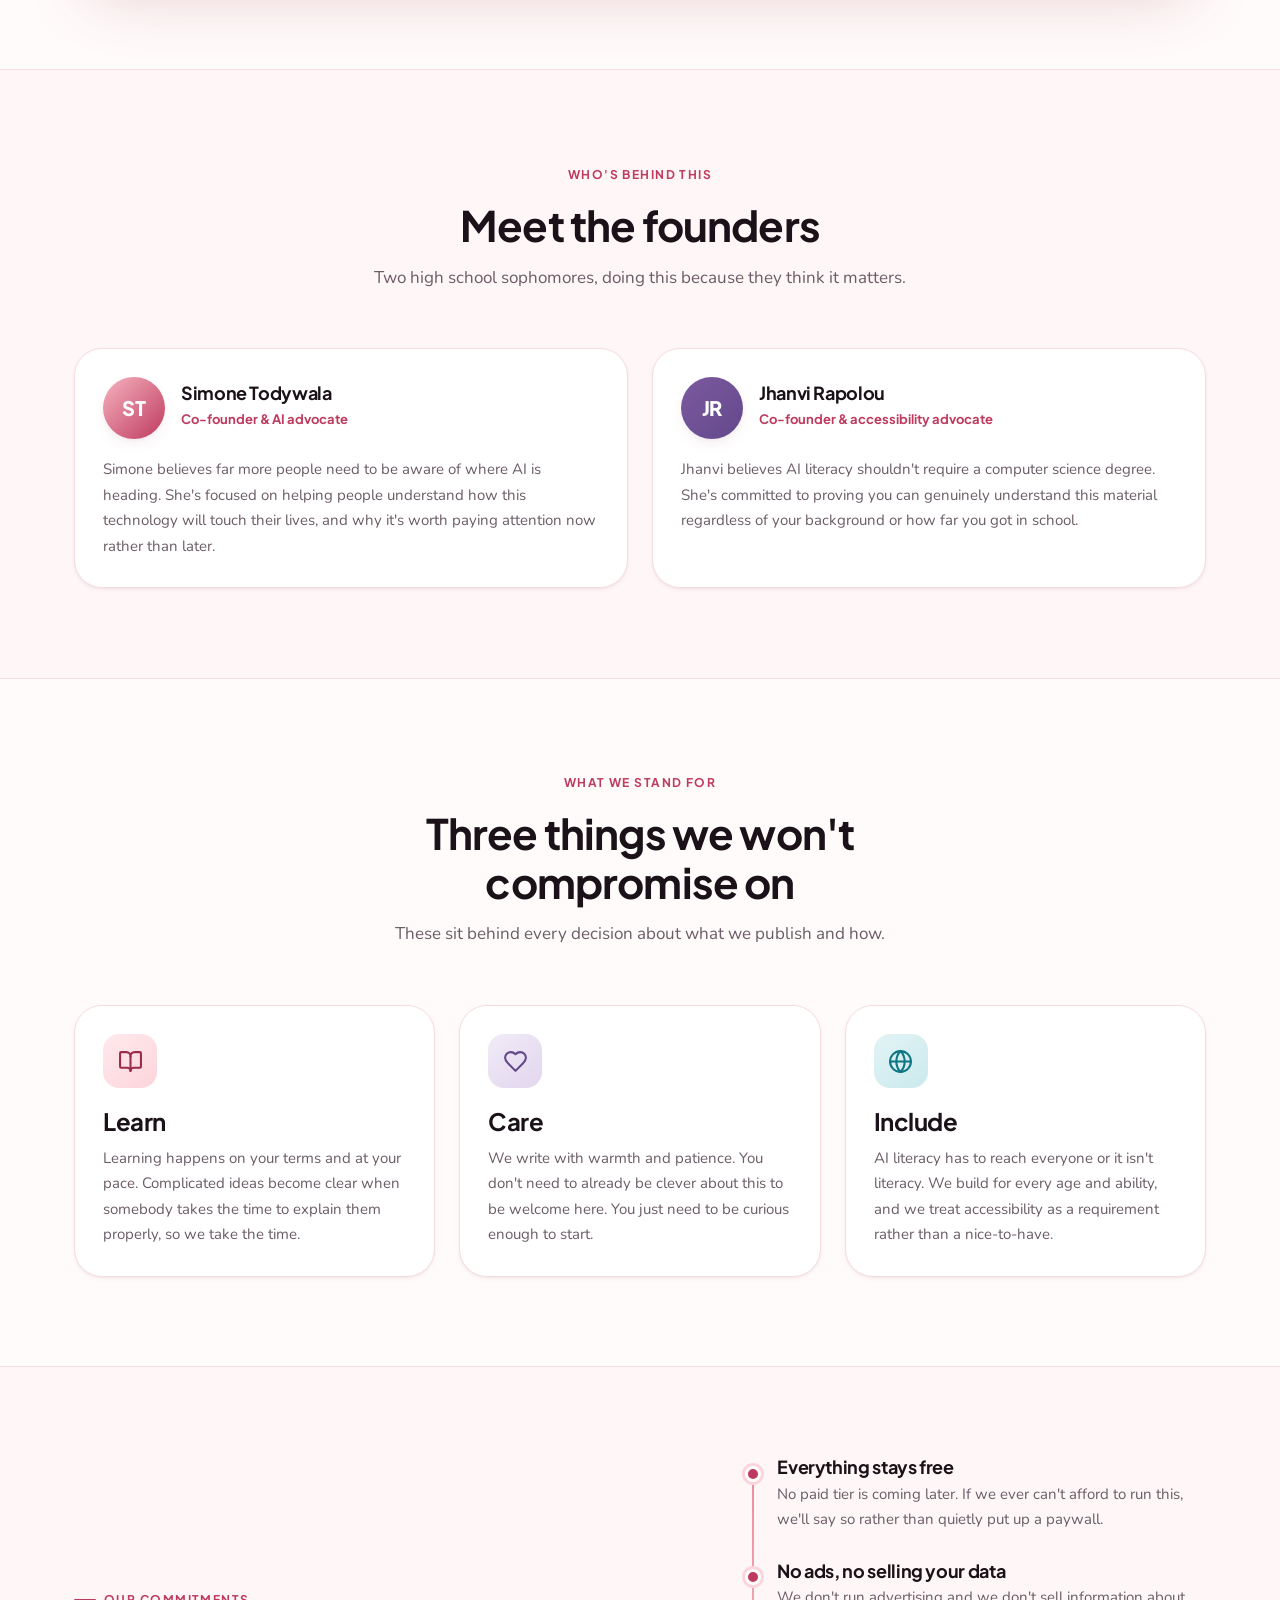
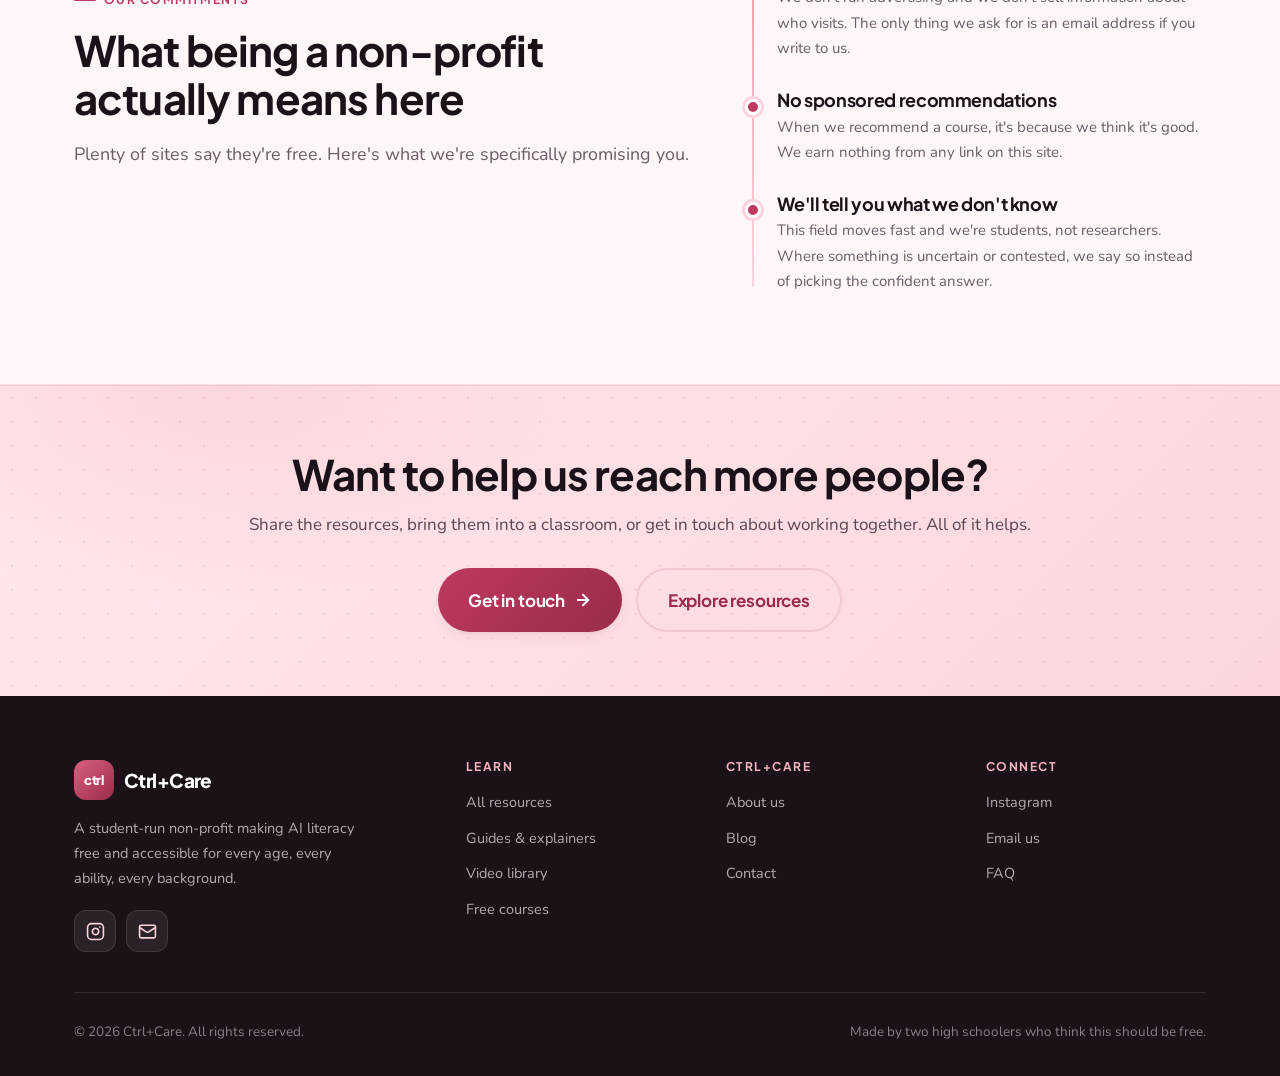
<file: about.html>
<!DOCTYPE html>
<html lang="en">
<head>
  <meta charset="UTF-8">
  <meta name="viewport" content="width=device-width, initial-scale=1.0">
  <title>About | Ctrl+Care</title>
  <meta name="description" content="Ctrl+Care was started by two high school sophomores, Simone Todywala and Jhanvi Rapolou, to make AI literacy free and accessible to everyone.">
  <link rel="stylesheet" href="styles.css">
</head>
<body>
  <a class="skip-link" href="#main">Skip to content</a>

  <!-- ============================ Navigation ============================ -->
  <nav class="nav">
    <div class="container nav-container">
      <a href="index.html" class="nav-logo">
        <span class="nav-logo-mark">ctrl</span>
        <span class="nav-brand">Ctrl+Care</span>
      </a>

      <div class="nav-links">
        <a class="nav-link" href="index.html">Home</a>
        <a class="nav-link" href="about.html" aria-current="page">About</a>

        <div class="nav-item">
          <a class="nav-link" href="resources.html">
            Resources
            <svg class="nav-caret" width="14" height="14" viewBox="0 0 24 24" fill="none" stroke="currentColor" stroke-width="2.5" stroke-linecap="round" stroke-linejoin="round" aria-hidden="true"><path d="m6 9 6 6 6-6"/></svg>
          </a>
          <div class="nav-dropdown">
            <a class="nav-drop-item" href="resources-guides.html">
              <span class="nav-drop-icon">
                <svg viewBox="0 0 24 24" fill="none" stroke="currentColor" stroke-width="2" stroke-linecap="round" stroke-linejoin="round" aria-hidden="true"><path d="M12 7v14"/><path d="M3 18a1 1 0 0 1-1-1V4a1 1 0 0 1 1-1h5a4 4 0 0 1 4 4 4 4 0 0 1 4-4h5a1 1 0 0 1 1 1v13a1 1 0 0 1-1 1h-6a3 3 0 0 0-3 3 3 3 0 0 0-3-3z"/></svg>
              </span>
              <span>
                <span class="nav-drop-title">Guides &amp; Explainers</span>
                <span class="nav-drop-desc">Written walkthroughs of AI concepts, in plain English</span>
              </span>
            </a>
            <a class="nav-drop-item" href="resources-videos.html">
              <span class="nav-drop-icon plum">
                <svg viewBox="0 0 24 24" fill="none" stroke="currentColor" stroke-width="2" stroke-linecap="round" stroke-linejoin="round" aria-hidden="true"><path d="m16 13 5.223 3.482a.5.5 0 0 0 .777-.416V7.87a.5.5 0 0 0-.752-.432L16 10.5"/><rect x="2" y="6" width="14" height="12" rx="2"/></svg>
              </span>
              <span>
                <span class="nav-drop-title">Video Library</span>
                <span class="nav-drop-desc">Short videos we make, explaining one idea at a time</span>
              </span>
            </a>
            <a class="nav-drop-item" href="resources-courses.html">
              <span class="nav-drop-icon teal">
                <svg viewBox="0 0 24 24" fill="none" stroke="currentColor" stroke-width="2" stroke-linecap="round" stroke-linejoin="round" aria-hidden="true"><path d="M21.42 10.922a1 1 0 0 0-.019-1.838L12.83 5.18a2 2 0 0 0-1.66 0L2.6 9.08a1 1 0 0 0 0 1.832l8.57 3.908a2 2 0 0 0 1.66 0z"/><path d="M22 10v6"/><path d="M6 12.5V16a6 3 0 0 0 12 0v-3.5"/></svg>
              </span>
              <span>
                <span class="nav-drop-title">Free Courses</span>
                <span class="nav-drop-desc">The best no-cost courses and channels, curated</span>
              </span>
            </a>
          </div>
        </div>

        <a class="nav-link" href="blog.html">Blog</a>
        <a class="nav-link" href="contact.html">Contact</a>
        <a class="btn btn-primary btn-sm nav-cta" href="https://www.instagram.com/ctrlcare_project/" target="_blank" rel="noopener noreferrer">Follow us</a>
      </div>

      <button class="nav-toggle" type="button" aria-expanded="false" aria-controls="mobile-menu" aria-label="Open menu">
        <span class="nav-toggle-bars" aria-hidden="true"><span></span><span></span><span></span></span>
      </button>
    </div>
  </nav>

  <div class="mobile-menu" id="mobile-menu">
    <a class="mobile-link" href="index.html">Home</a>
    <a class="mobile-link" href="about.html" aria-current="page">About</a>
    <a class="mobile-link" href="resources.html">Resources</a>
    <a class="mobile-sub" href="resources-guides.html">
      <svg viewBox="0 0 24 24" fill="none" stroke="currentColor" stroke-width="2" stroke-linecap="round" stroke-linejoin="round" aria-hidden="true"><path d="m9 18 6-6-6-6"/></svg> Guides &amp; Explainers
    </a>
    <a class="mobile-sub" href="resources-videos.html">
      <svg viewBox="0 0 24 24" fill="none" stroke="currentColor" stroke-width="2" stroke-linecap="round" stroke-linejoin="round" aria-hidden="true"><path d="m9 18 6-6-6-6"/></svg> Video Library
    </a>
    <a class="mobile-sub" href="resources-courses.html">
      <svg viewBox="0 0 24 24" fill="none" stroke="currentColor" stroke-width="2" stroke-linecap="round" stroke-linejoin="round" aria-hidden="true"><path d="m9 18 6-6-6-6"/></svg> Free Courses
    </a>
    <a class="mobile-link" href="blog.html">Blog</a>
    <a class="mobile-link" href="contact.html">Contact</a>
    <a class="btn btn-primary btn-lg" href="https://www.instagram.com/ctrlcare_project/" target="_blank" rel="noopener noreferrer">Follow @ctrlcare_project</a>
  </div>

  <main id="main">

    <!-- ============================== Hero ============================== -->
    <section class="hero hero-page">
      <div class="container">
        <nav class="breadcrumb" aria-label="Breadcrumb">
          <a href="index.html">Home</a>
          <svg viewBox="0 0 24 24" fill="none" stroke="currentColor" stroke-width="2.5" stroke-linecap="round" stroke-linejoin="round" aria-hidden="true"><path d="m9 18 6-6-6-6"/></svg>
          <span aria-current="page">About</span>
        </nav>

        <span class="badge">
          <span class="badge-dot" aria-hidden="true"></span>
          Our story
        </span>

        <h1 class="hero-title">Two students, one <span class="grad-text">stubborn idea</span></h1>
        <p class="hero-sub lede">
          That understanding AI shouldn't depend on having the right degree, the right job,
          or the money for a course.
        </p>
      </div>
    </section>

    <!-- ============================= Story ============================= -->
    <section class="section section-tight">
      <div class="container">
        <div class="panel-split" data-reveal>
          <div>
            <span class="eyebrow">How it started</span>
            <h2>It started as a conversation between friends</h2>
            <p class="mt-2 lede">
              Ctrl+Care began with two high school sophomores, Simone Todywala and
              Jhanvi Rapolou, noticing the same thing from different angles.
            </p>
            <p>
              Simone kept thinking about how much AI was going to shape everyone's future, and
              how few people around her felt equipped to have an opinion about it. Jhanvi kept
              running into the assumption that you needed a computer science background before
              you were allowed to understand any of it.
            </p>
            <p>
              Neither of those felt right. So they built the thing they wished already
              existed: an explanation that's warm, patient and free. No jargon left
              undefined. No assumption that you've seen this before. Just clear teaching that
              meets people where they actually are.
            </p>
            <p>
              We're still high schoolers doing this between classes. That means we move
              slower than a company would, and it also means nobody is paying us to
              tell you something convenient.
            </p>
          </div>

          <div class="stack">
            <div class="quote">
              <p class="quote-text">
                It shouldn't matter whether you have a degree or a professional background in
                computer science. You still deserve to understand the tools that are shaping
                your life.
              </p>
              <cite class="quote-cite">Jhanvi Rapolou, co-founder</cite>
            </div>
            <div class="quote">
              <p class="quote-text">
                More people need to be aware of where AI is going. Not scared of it, not sold
                on it, just genuinely informed.
              </p>
              <cite class="quote-cite">Simone Todywala, co-founder</cite>
            </div>
          </div>
        </div>
      </div>
    </section>

    <!-- ============================ Mission ============================ -->
    <section class="section">
      <div class="container">
        <div class="panel text-center" data-reveal>
          <span class="eyebrow" style="justify-content: center;">Our mission</span>
          <h2 style="max-width: 20em; margin: 0 auto 1.25rem;">
            Making AI make sense, for everyone.
          </h2>
          <p class="mx-auto" style="max-width: 46em; font-size: 1.0625rem;">
            We believe artificial intelligence shouldn't be the private language of a tech
            elite. Every person, whatever their age, education or background,
            deserves to understand the systems now making decisions about their work, their
            money and their information. Ctrl+Care is our attempt to make that true, one
            plain-English explanation at a time.
          </p>
        </div>
      </div>
    </section>

    <!-- ============================ Founders ============================ -->
    <section class="section section-sunk">
      <div class="container">
        <div class="section-head" data-reveal>
          <span class="eyebrow">Who's behind this</span>
          <h2>Meet the founders</h2>
          <p>Two high school sophomores, doing this because they think it matters.</p>
        </div>

        <div class="grid grid-2" data-reveal-group>
          <div class="person">
            <div class="person-head">
              <span class="avatar" aria-hidden="true">ST</span>
              <div>
                <h3 class="person-name">Simone Todywala</h3>
                <span class="person-role">Co-founder &amp; AI advocate</span>
              </div>
            </div>
            <p>
              Simone believes far more people need to be aware of where AI is heading. She's
              focused on helping people understand how this technology will touch their lives,
              and why it's worth paying attention now rather than later.
            </p>
          </div>

          <div class="person">
            <div class="person-head">
              <span class="avatar plum" aria-hidden="true">JR</span>
              <div>
                <h3 class="person-name">Jhanvi Rapolou</h3>
                <span class="person-role">Co-founder &amp; accessibility advocate</span>
              </div>
            </div>
            <p>
              Jhanvi believes AI literacy shouldn't require a computer science degree. She's
              committed to proving you can genuinely understand this material regardless of
              your background or how far you got in school.
            </p>
          </div>
        </div>
      </div>
    </section>

    <!-- ============================= Values ============================= -->
    <section class="section">
      <div class="container">
        <div class="section-head" data-reveal>
          <span class="eyebrow">What we stand for</span>
          <h2>Three things we won't compromise on</h2>
          <p>These sit behind every decision about what we publish and how.</p>
        </div>

        <div class="grid grid-3" data-reveal-group>
          <div class="card">
            <span class="card-icon" aria-hidden="true">
              <svg viewBox="0 0 24 24" fill="none" stroke="currentColor" stroke-width="2" stroke-linecap="round" stroke-linejoin="round"><path d="M12 7v14"/><path d="M3 18a1 1 0 0 1-1-1V4a1 1 0 0 1 1-1h5a4 4 0 0 1 4 4 4 4 0 0 1 4-4h5a1 1 0 0 1 1 1v13a1 1 0 0 1-1 1h-6a3 3 0 0 0-3 3 3 3 0 0 0-3-3z"/></svg>
            </span>
            <h3>Learn</h3>
            <p>
              Learning happens on your terms and at your pace. Complicated ideas become clear
              when somebody takes the time to explain them properly, so we take the
              time.
            </p>
          </div>

          <div class="card">
            <span class="card-icon plum" aria-hidden="true">
              <svg viewBox="0 0 24 24" fill="none" stroke="currentColor" stroke-width="2" stroke-linecap="round" stroke-linejoin="round"><path d="M19 14c1.49-1.46 3-3.21 3-5.5A5.5 5.5 0 0 0 16.5 3c-1.76 0-3 .5-4.5 2-1.5-1.5-2.74-2-4.5-2A5.5 5.5 0 0 0 2 8.5c0 2.3 1.5 4.05 3 5.5l7 7Z"/></svg>
            </span>
            <h3>Care</h3>
            <p>
              We write with warmth and patience. You don't need to already be clever about
              this to be welcome here. You just need to be curious enough to start.
            </p>
          </div>

          <div class="card">
            <span class="card-icon teal" aria-hidden="true">
              <svg viewBox="0 0 24 24" fill="none" stroke="currentColor" stroke-width="2" stroke-linecap="round" stroke-linejoin="round"><circle cx="12" cy="12" r="10"/><path d="M12 2a14.5 14.5 0 0 0 0 20 14.5 14.5 0 0 0 0-20"/><path d="M2 12h20"/></svg>
            </span>
            <h3>Include</h3>
            <p>
              AI literacy has to reach everyone or it isn't literacy. We build for every age
              and ability, and we treat accessibility as a requirement rather than a
              nice-to-have.
            </p>
          </div>
        </div>
      </div>
    </section>

    <!-- ============================ Promises ============================ -->
    <section class="section section-sunk">
      <div class="container">
        <div class="panel-split" data-reveal>
          <div>
            <span class="eyebrow">Our commitments</span>
            <h2>What being a non-profit actually means here</h2>
            <p class="mt-2 lede">
              Plenty of sites say they're free. Here's what we're specifically promising you.
            </p>
          </div>

          <ul class="timeline">
            <li>
              <h4>Everything stays free</h4>
              <p>
                No paid tier is coming later. If we ever can't afford to run this, we'll say
                so rather than quietly put up a paywall.
              </p>
            </li>
            <li>
              <h4>No ads, no selling your data</h4>
              <p>
                We don't run advertising and we don't sell information about who visits. The
                only thing we ask for is an email address if you write to us.
              </p>
            </li>
            <li>
              <h4>No sponsored recommendations</h4>
              <p>
                When we recommend a course, it's because we think it's good. We earn nothing
                from any link on this site.
              </p>
            </li>
            <li>
              <h4>We'll tell you what we don't know</h4>
              <p>
                This field moves fast and we're students, not researchers. Where something is
                uncertain or contested, we say so instead of picking the confident answer.
              </p>
            </li>
          </ul>
        </div>
      </div>
    </section>

    <!-- ============================== CTA ============================== -->
    <section class="cta">
      <div class="container">
        <h2>Want to help us reach more people?</h2>
        <p>
          Share the resources, bring them into a classroom, or get in touch about working
          together. All of it helps.
        </p>
        <div class="cta-actions">
          <a class="btn btn-primary btn-lg" href="contact.html">
            Get in touch
            <svg class="btn-arrow" viewBox="0 0 24 24" fill="none" stroke="currentColor" stroke-width="2.5" stroke-linecap="round" stroke-linejoin="round" aria-hidden="true"><path d="M5 12h14"/><path d="m12 5 7 7-7 7"/></svg>
          </a>
          <a class="btn btn-outline btn-lg" href="resources.html">Explore resources</a>
        </div>
      </div>
    </section>
  </main>

  <!-- ============================== Footer ============================== -->
  <footer class="footer">
    <div class="container">
      <div class="footer-grid">
        <div>
          <div class="footer-brand-row">
            <span class="nav-logo-mark">ctrl</span>
            <span class="footer-brand">Ctrl+Care</span>
          </div>
          <p class="footer-about">
            A student-run non-profit making AI literacy free and accessible for every
            age, every ability, every background.
          </p>
          <div class="social-row">
            <a class="social" href="https://www.instagram.com/ctrlcare_project/" target="_blank" rel="noopener noreferrer" aria-label="Ctrl+Care on Instagram">
              <svg viewBox="0 0 24 24" fill="none" stroke="currentColor" stroke-width="2" stroke-linecap="round" stroke-linejoin="round" aria-hidden="true"><rect width="20" height="20" x="2" y="2" rx="5"/><path d="M16 11.37A4 4 0 1 1 12.63 8 4 4 0 0 1 16 11.37z"/><line x1="17.5" x2="17.5" y1="6.5" y2="6.5"/></svg>
            </a>
            <a class="social" href="mailto:ctrlcareproject@gmail.com" aria-label="Email Ctrl+Care">
              <svg viewBox="0 0 24 24" fill="none" stroke="currentColor" stroke-width="2" stroke-linecap="round" stroke-linejoin="round" aria-hidden="true"><rect width="20" height="16" x="2" y="4" rx="2"/><path d="m22 7-8.97 5.7a1.94 1.94 0 0 1-2.06 0L2 7"/></svg>
            </a>
          </div>
        </div>

        <div>
          <h4>Learn</h4>
          <ul class="footer-list">
            <li><a href="resources.html">All resources</a></li>
            <li><a href="resources-guides.html">Guides &amp; explainers</a></li>
            <li><a href="resources-videos.html">Video library</a></li>
            <li><a href="resources-courses.html">Free courses</a></li>
          </ul>
        </div>

        <div>
          <h4>Ctrl+Care</h4>
          <ul class="footer-list">
            <li><a href="about.html">About us</a></li>
            <li><a href="blog.html">Blog</a></li>
            <li><a href="contact.html">Contact</a></li>
          </ul>
        </div>

        <div>
          <h4>Connect</h4>
          <ul class="footer-list">
            <li><a href="https://www.instagram.com/ctrlcare_project/" target="_blank" rel="noopener noreferrer">Instagram</a></li>
            <li><a href="mailto:ctrlcareproject@gmail.com">Email us</a></li>
            <li><a href="contact.html#faq">FAQ</a></li>
          </ul>
        </div>
      </div>

      <div class="footer-bottom">
        <span>&copy; 2026 Ctrl+Care. All rights reserved.</span>
        <span>Made by two high schoolers who think this should be free.</span>
      </div>
    </div>
  </footer>

  <script src="main.js"></script>
</body>
</html>
</file>
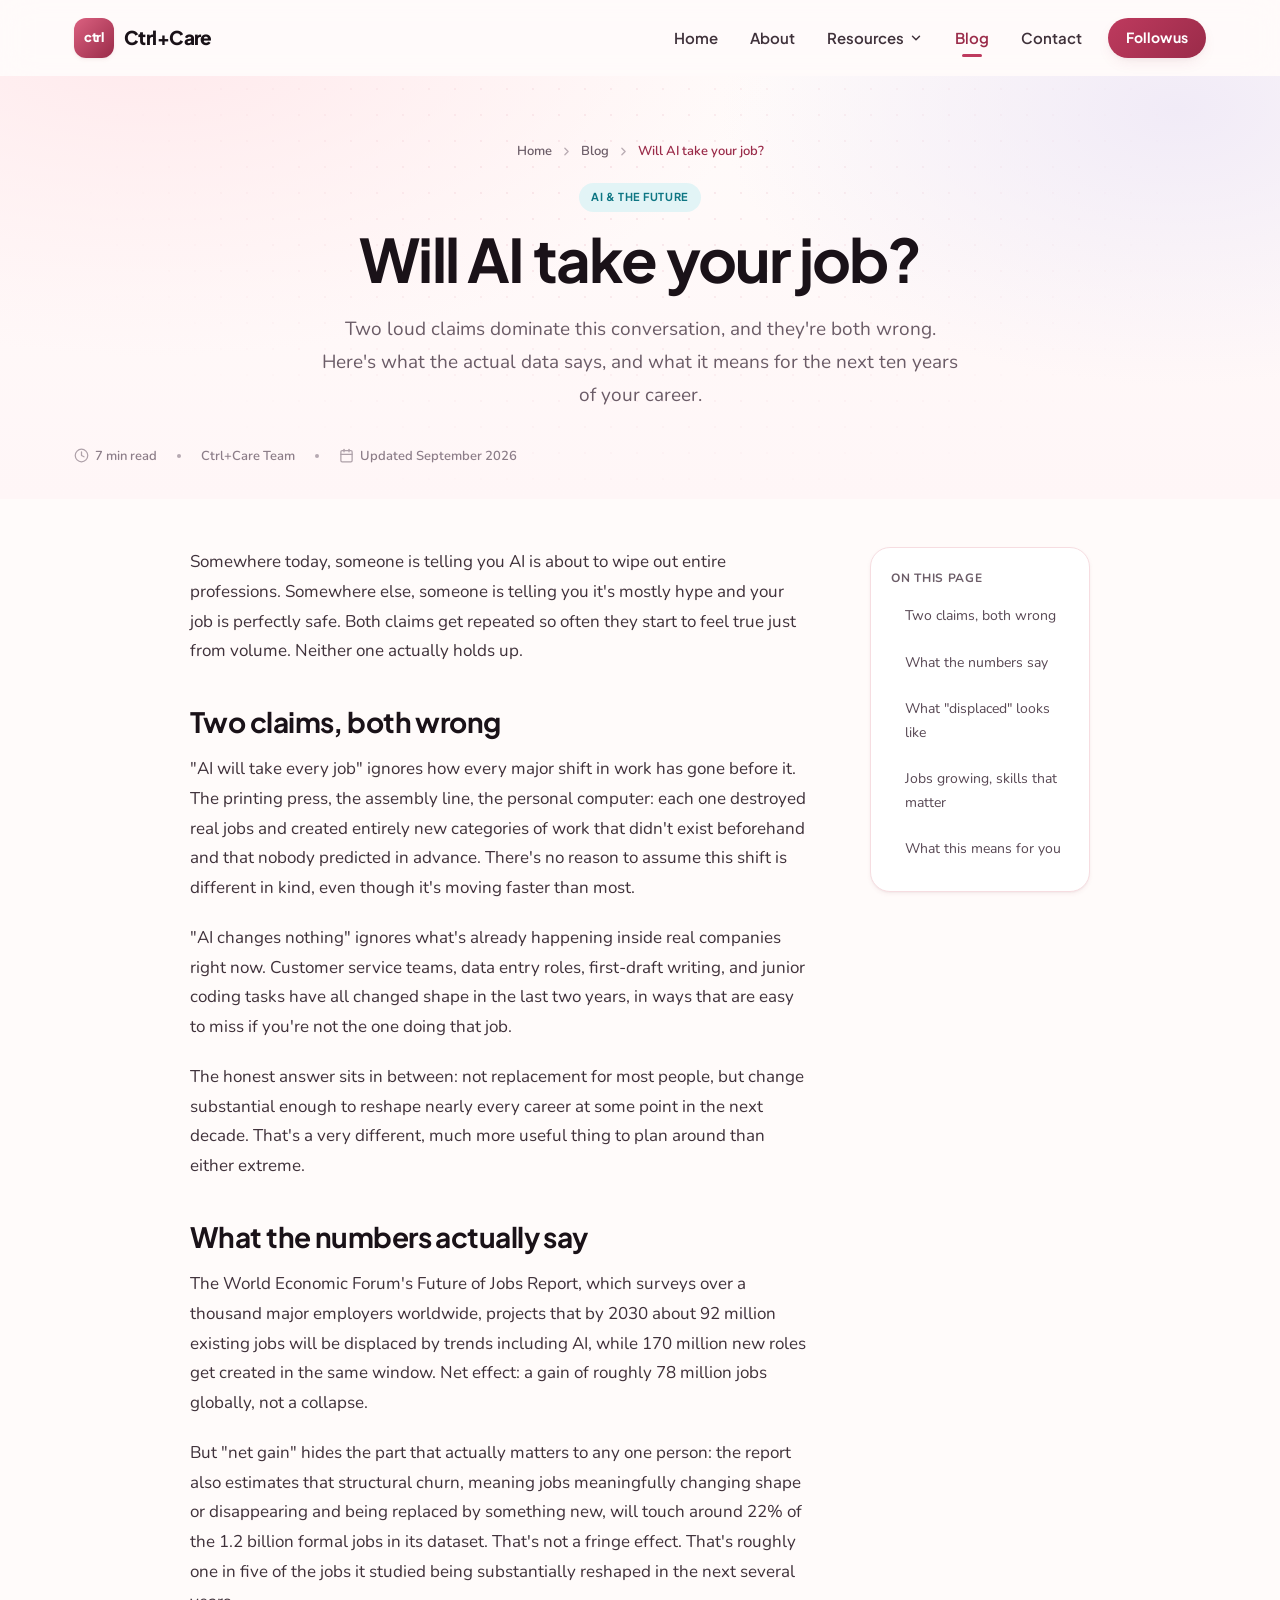
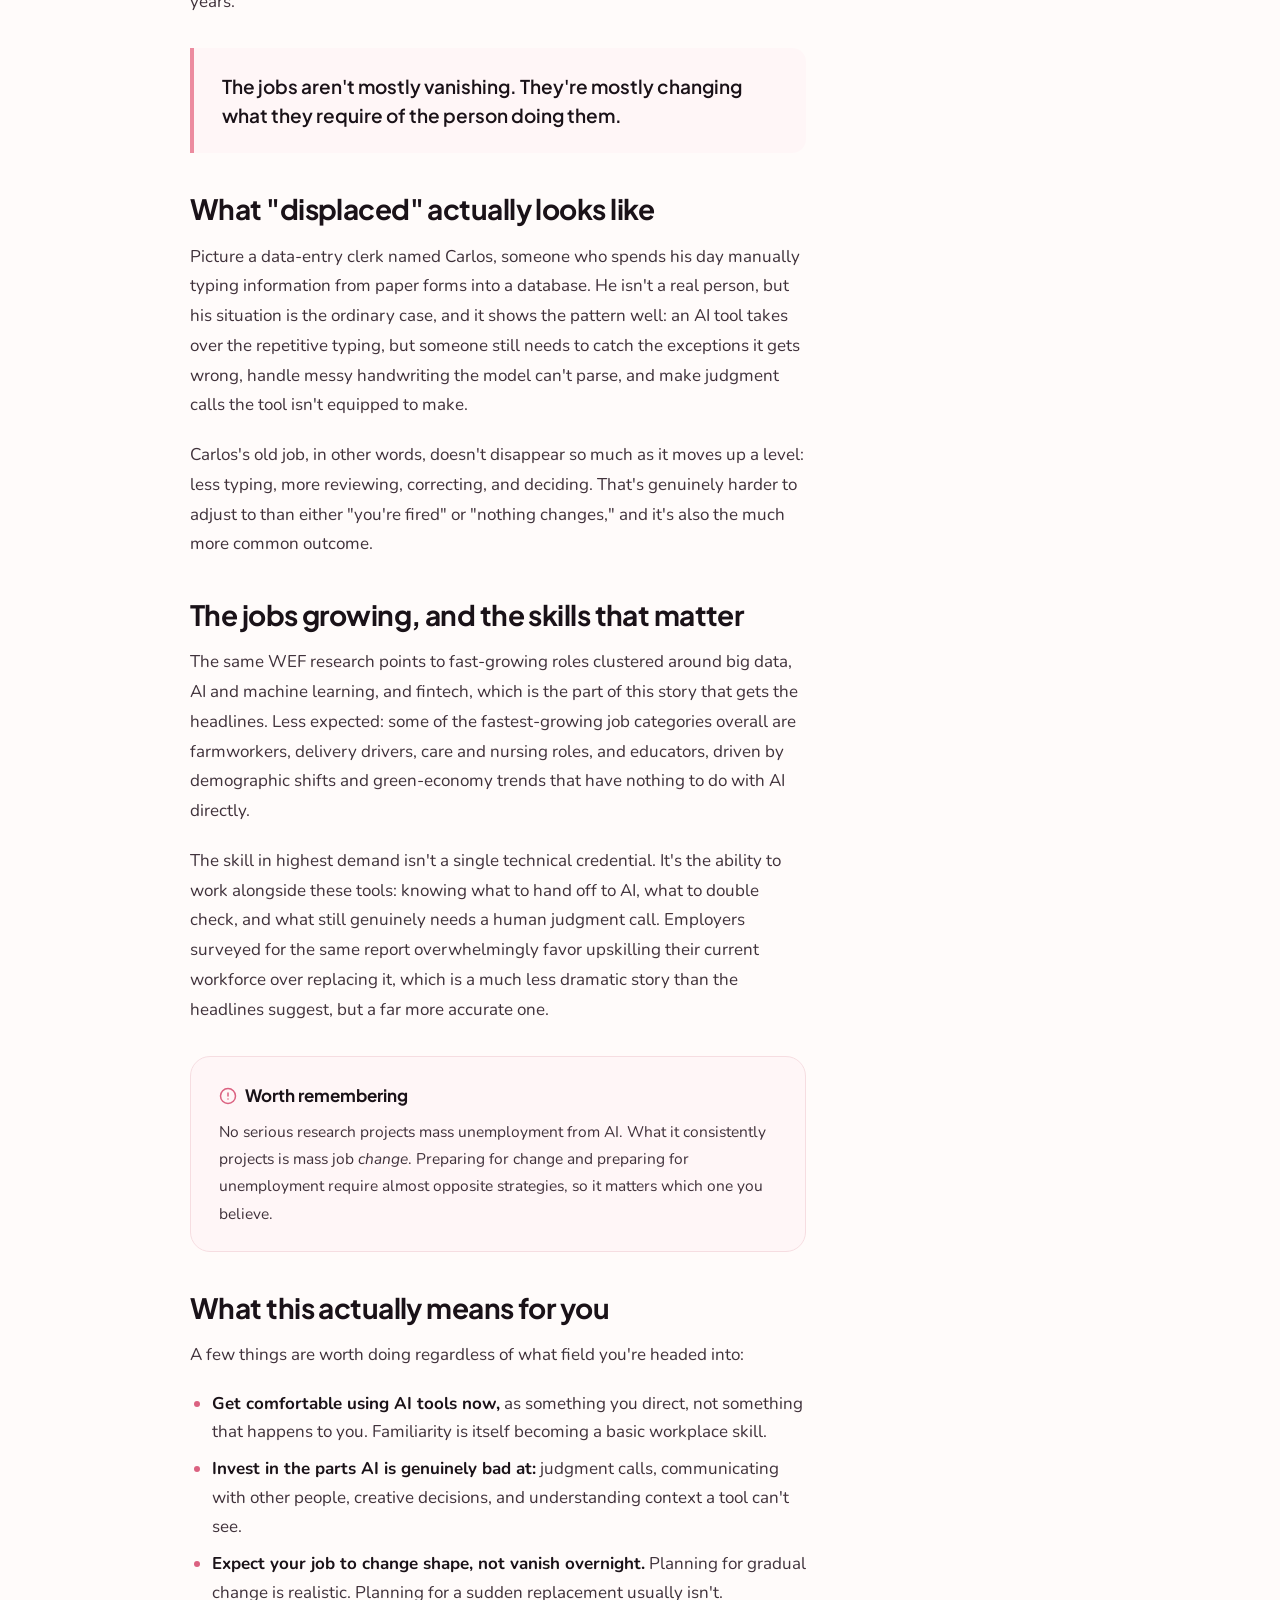
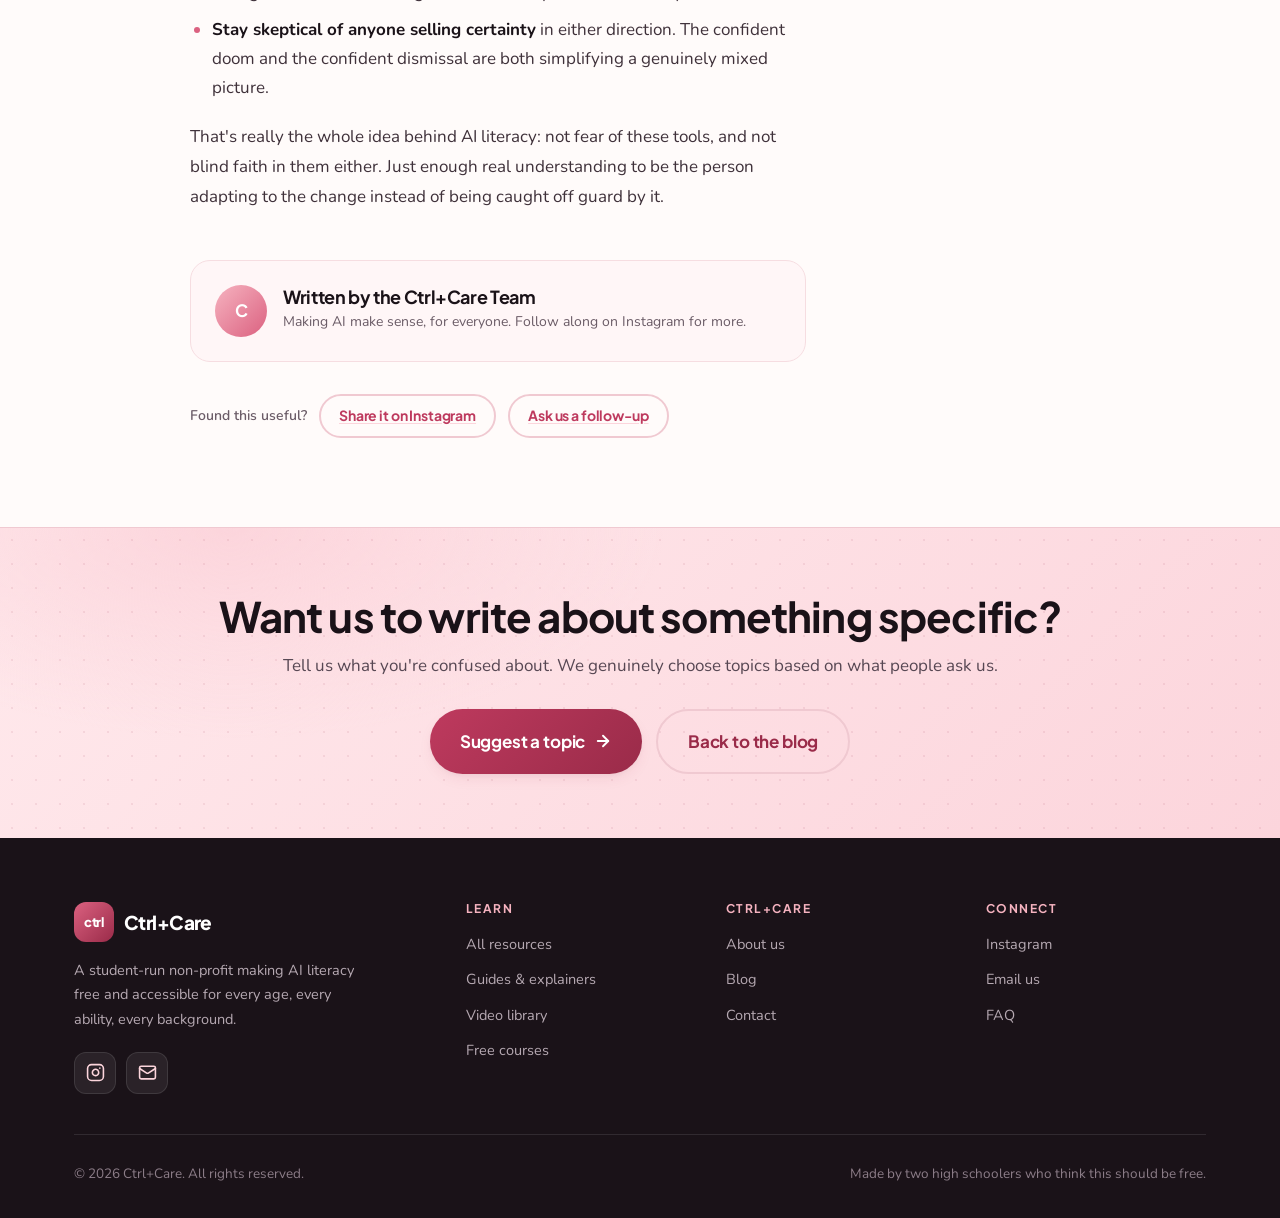
<file: blog-ai-and-jobs.html>
<!DOCTYPE html>
<html lang="en">
<head>
  <meta charset="UTF-8">
  <meta name="viewport" content="width=device-width, initial-scale=1.0">
  <title>Will AI Take Your Job? | Ctrl+Care Blog</title>
  <meta name="description" content="Two loud claims dominate the AI-and-jobs conversation, and they're both wrong. Here's what the actual data says, and what it means for you.">
  <link rel="stylesheet" href="styles.css">
</head>
<body>
  <a class="skip-link" href="#main">Skip to content</a>

  <!-- ============================ Navigation ============================ -->
  <nav class="nav">
    <div class="container nav-container">
      <a href="index.html" class="nav-logo">
        <span class="nav-logo-mark">ctrl</span>
        <span class="nav-brand">Ctrl+Care</span>
      </a>

      <div class="nav-links">
        <a class="nav-link" href="index.html">Home</a>
        <a class="nav-link" href="about.html">About</a>

        <div class="nav-item">
          <a class="nav-link" href="resources.html">
            Resources
            <svg class="nav-caret" width="14" height="14" viewBox="0 0 24 24" fill="none" stroke="currentColor" stroke-width="2.5" stroke-linecap="round" stroke-linejoin="round" aria-hidden="true"><path d="m6 9 6 6 6-6"/></svg>
          </a>
          <div class="nav-dropdown">
            <a class="nav-drop-item" href="resources-guides.html">
              <span class="nav-drop-icon">
                <svg viewBox="0 0 24 24" fill="none" stroke="currentColor" stroke-width="2" stroke-linecap="round" stroke-linejoin="round" aria-hidden="true"><path d="M12 7v14"/><path d="M3 18a1 1 0 0 1-1-1V4a1 1 0 0 1 1-1h5a4 4 0 0 1 4 4 4 4 0 0 1 4-4h5a1 1 0 0 1 1 1v13a1 1 0 0 1-1 1h-6a3 3 0 0 0-3 3 3 3 0 0 0-3-3z"/></svg>
              </span>
              <span>
                <span class="nav-drop-title">Guides &amp; Explainers</span>
                <span class="nav-drop-desc">Written walkthroughs of AI concepts, in plain English</span>
              </span>
            </a>
            <a class="nav-drop-item" href="resources-videos.html">
              <span class="nav-drop-icon plum">
                <svg viewBox="0 0 24 24" fill="none" stroke="currentColor" stroke-width="2" stroke-linecap="round" stroke-linejoin="round" aria-hidden="true"><path d="m16 13 5.223 3.482a.5.5 0 0 0 .777-.416V7.87a.5.5 0 0 0-.752-.432L16 10.5"/><rect x="2" y="6" width="14" height="12" rx="2"/></svg>
              </span>
              <span>
                <span class="nav-drop-title">Video Library</span>
                <span class="nav-drop-desc">Short videos we make, explaining one idea at a time</span>
              </span>
            </a>
            <a class="nav-drop-item" href="resources-courses.html">
              <span class="nav-drop-icon teal">
                <svg viewBox="0 0 24 24" fill="none" stroke="currentColor" stroke-width="2" stroke-linecap="round" stroke-linejoin="round" aria-hidden="true"><path d="M21.42 10.922a1 1 0 0 0-.019-1.838L12.83 5.18a2 2 0 0 0-1.66 0L2.6 9.08a1 1 0 0 0 0 1.832l8.57 3.908a2 2 0 0 0 1.66 0z"/><path d="M22 10v6"/><path d="M6 12.5V16a6 3 0 0 0 12 0v-3.5"/></svg>
              </span>
              <span>
                <span class="nav-drop-title">Free Courses</span>
                <span class="nav-drop-desc">The best no-cost courses and channels, curated</span>
              </span>
            </a>
          </div>
        </div>

        <a class="nav-link" href="blog.html" aria-current="page">Blog</a>
        <a class="nav-link" href="contact.html">Contact</a>
        <a class="btn btn-primary btn-sm nav-cta" href="https://www.instagram.com/ctrlcare_project/" target="_blank" rel="noopener noreferrer">Follow us</a>
      </div>

      <button class="nav-toggle" type="button" aria-expanded="false" aria-controls="mobile-menu" aria-label="Open menu">
        <span class="nav-toggle-bars" aria-hidden="true"><span></span><span></span><span></span></span>
      </button>
    </div>
  </nav>

  <div class="mobile-menu" id="mobile-menu">
    <a class="mobile-link" href="index.html">Home</a>
    <a class="mobile-link" href="about.html">About</a>
    <a class="mobile-link" href="resources.html">Resources</a>
    <a class="mobile-sub" href="resources-guides.html">
      <svg viewBox="0 0 24 24" fill="none" stroke="currentColor" stroke-width="2" stroke-linecap="round" stroke-linejoin="round" aria-hidden="true"><path d="m9 18 6-6-6-6"/></svg> Guides &amp; Explainers
    </a>
    <a class="mobile-sub" href="resources-videos.html">
      <svg viewBox="0 0 24 24" fill="none" stroke="currentColor" stroke-width="2" stroke-linecap="round" stroke-linejoin="round" aria-hidden="true"><path d="m9 18 6-6-6-6"/></svg> Video Library
    </a>
    <a class="mobile-sub" href="resources-courses.html">
      <svg viewBox="0 0 24 24" fill="none" stroke="currentColor" stroke-width="2" stroke-linecap="round" stroke-linejoin="round" aria-hidden="true"><path d="m9 18 6-6-6-6"/></svg> Free Courses
    </a>
    <a class="mobile-link" href="blog.html" aria-current="page">Blog</a>
    <a class="mobile-link" href="contact.html">Contact</a>
    <a class="btn btn-primary btn-lg" href="https://www.instagram.com/ctrlcare_project/" target="_blank" rel="noopener noreferrer">Follow @ctrlcare_project</a>
  </div>

  <main id="main">

    <!-- ============================== Article hero ============================== -->
    <section class="hero hero-page article-hero">
      <div class="container">
        <nav class="breadcrumb" aria-label="Breadcrumb">
          <a href="index.html">Home</a>
          <svg viewBox="0 0 24 24" fill="none" stroke="currentColor" stroke-width="2.5" stroke-linecap="round" stroke-linejoin="round" aria-hidden="true"><path d="m9 18 6-6-6-6"/></svg>
          <a href="blog.html">Blog</a>
          <svg viewBox="0 0 24 24" fill="none" stroke="currentColor" stroke-width="2.5" stroke-linecap="round" stroke-linejoin="round" aria-hidden="true"><path d="m9 18 6-6-6-6"/></svg>
          <span aria-current="page">Will AI take your job?</span>
        </nav>

        <span class="pill pill-teal">AI &amp; the future</span>

        <h1 class="hero-title" style="margin-top: .75rem;">Will AI take your job?</h1>
        <p class="hero-sub lede">
          Two loud claims dominate this conversation, and they're both wrong. Here's what the
          actual data says, and what it means for the next ten years of your career.
        </p>

        <div class="article-meta-row">
          <span class="meta-text">
            <svg viewBox="0 0 24 24" fill="none" stroke="currentColor" stroke-width="2" stroke-linecap="round" stroke-linejoin="round" aria-hidden="true"><circle cx="12" cy="12" r="10"/><polyline points="12 6 12 12 16 14"/></svg>
            7 min read
          </span>
          <span class="dot" aria-hidden="true"></span>
          <span class="meta-text">Ctrl+Care Team</span>
          <span class="dot" aria-hidden="true"></span>
          <span class="meta-text">
            <svg viewBox="0 0 24 24" fill="none" stroke="currentColor" stroke-width="2" stroke-linecap="round" stroke-linejoin="round" aria-hidden="true"><rect width="18" height="18" x="3" y="4" rx="2" ry="2"/><line x1="16" x2="16" y1="2" y2="6"/><line x1="8" x2="8" y1="2" y2="6"/><line x1="3" x2="21" y1="10" y2="10"/></svg>
            Updated September 2026
          </span>
        </div>
      </div>
    </section>

    <!-- ============================== Article body ============================== -->
    <section class="section section-tight">
      <div class="container">
        <div class="article-shell">

          <article class="prose" data-reveal>

            <p>
              Somewhere today, someone is telling you AI is about to wipe out entire
              professions. Somewhere else, someone is telling you it's mostly hype and your
              job is perfectly safe. Both claims get repeated so often they start to feel true
              just from volume. Neither one actually holds up.
            </p>

            <h2 id="two-claims">Two claims, both wrong</h2>
            <p>
              "AI will take every job" ignores how every major shift in work has gone before
              it. The printing press, the assembly line, the personal computer: each one
              destroyed real jobs and created entirely new categories of work that didn't
              exist beforehand and that nobody predicted in advance. There's no reason to
              assume this shift is different in kind, even though it's moving faster than most.
            </p>
            <p>
              "AI changes nothing" ignores what's already happening inside real companies right
              now. Customer service teams, data entry roles, first-draft writing, and junior
              coding tasks have all changed shape in the last two years, in ways that are easy
              to miss if you're not the one doing that job.
            </p>
            <p>
              The honest answer sits in between: not replacement for most people, but change
              substantial enough to reshape nearly every career at some point in the next
              decade. That's a very different, much more useful thing to plan around than
              either extreme.
            </p>

            <h2 id="the-numbers">What the numbers actually say</h2>
            <p>
              The World Economic Forum's Future of Jobs Report, which surveys over a thousand
              major employers worldwide, projects that by 2030 about 92 million existing jobs
              will be displaced by trends including AI, while 170 million new roles get
              created in the same window. Net effect: a gain of roughly 78 million jobs
              globally, not a collapse.
            </p>
            <p>
              But "net gain" hides the part that actually matters to any one person: the
              report also estimates that structural churn, meaning jobs meaningfully changing
              shape or disappearing and being replaced by something new, will touch around
              22% of the 1.2 billion formal jobs in its dataset. That's not a fringe effect.
              That's roughly one in five of the jobs it studied being substantially reshaped
              in the next several years.
            </p>

            <div class="pull-quote">
              <p>The jobs aren't mostly vanishing. They're mostly changing what they require
              of the person doing them.</p>
            </div>

            <h2 id="closer-look">What "displaced" actually looks like</h2>
            <p>
              Picture a data-entry clerk named Carlos, someone who spends his day manually
              typing information from paper forms into a database. He isn't a real person, but
              his situation is the ordinary case, and it shows the pattern well: an AI tool
              takes over the repetitive typing, but someone still needs to catch the exceptions
              it gets wrong, handle messy handwriting the model can't parse, and make judgment
              calls the tool isn't equipped to make.
            </p>
            <p>
              Carlos's old job, in other words, doesn't disappear so much as it moves up a
              level: less typing, more reviewing, correcting, and deciding. That's genuinely
              harder to adjust to than either "you're fired" or "nothing changes," and it's
              also the much more common outcome.
            </p>

            <h2 id="what-grows">The jobs growing, and the skills that matter</h2>
            <p>
              The same WEF research points to fast-growing roles clustered around big data,
              AI and machine learning, and fintech, which is the part of this story that gets
              the headlines. Less expected: some of the fastest-growing job categories overall
              are farmworkers, delivery drivers, care and nursing roles, and educators, driven
              by demographic shifts and green-economy trends that have nothing to do with AI
              directly.
            </p>
            <p>
              The skill in highest demand isn't a single technical credential. It's the
              ability to work alongside these tools: knowing what to hand off to AI, what to
              double check, and what still genuinely needs a human judgment call. Employers
              surveyed for the same report overwhelmingly favor upskilling their current
              workforce over replacing it, which is a much less dramatic story than the
              headlines suggest, but a far more accurate one.
            </p>

            <div class="callout">
              <div class="callout-title">
                <svg viewBox="0 0 24 24" fill="none" stroke="currentColor" stroke-width="2" stroke-linecap="round" stroke-linejoin="round" aria-hidden="true"><circle cx="12" cy="12" r="10"/><line x1="12" x2="12" y1="8" y2="12"/><line x1="12" x2="12.01" y1="16" y2="16"/></svg>
                Worth remembering
              </div>
              <p>
                No serious research projects mass unemployment from AI. What it consistently
                projects is mass job <em>change</em>. Preparing for change and preparing for
                unemployment require almost opposite strategies, so it matters which one you
                believe.
              </p>
            </div>

            <h2 id="what-to-do">What this actually means for you</h2>
            <p>
              A few things are worth doing regardless of what field you're headed into:
            </p>
            <ul>
              <li><strong>Get comfortable using AI tools now,</strong> as something you direct, not something that happens to you. Familiarity is itself becoming a basic workplace skill.</li>
              <li><strong>Invest in the parts AI is genuinely bad at:</strong> judgment calls, communicating with other people, creative decisions, and understanding context a tool can't see.</li>
              <li><strong>Expect your job to change shape, not vanish overnight.</strong> Planning for gradual change is realistic. Planning for a sudden replacement usually isn't.</li>
              <li><strong>Stay skeptical of anyone selling certainty</strong> in either direction. The confident doom and the confident dismissal are both simplifying a genuinely mixed picture.</li>
            </ul>
            <p>
              That's really the whole idea behind AI literacy: not fear of these tools, and
              not blind faith in them either. Just enough real understanding to be the person
              adapting to the change instead of being caught off guard by it.
            </p>

            <div class="author-card">
              <div class="author-avatar">C</div>
              <div>
                <h4>Written by the Ctrl+Care Team</h4>
                <p>Making AI make sense, for everyone. Follow along on Instagram for more.</p>
              </div>
            </div>

            <div class="share-row">
              <span class="meta-text">Found this useful?</span>
              <a class="btn btn-outline btn-sm" href="https://www.instagram.com/ctrlcare_project/" target="_blank" rel="noopener noreferrer">Share it on Instagram</a>
              <a class="btn btn-outline btn-sm" href="contact.html">Ask us a follow-up</a>
            </div>
          </article>

          <aside class="article-sidebar" data-reveal>
            <div class="toc-card">
              <div class="toc-title">On this page</div>
              <ol>
                <li><a href="#two-claims">Two claims, both wrong</a></li>
                <li><a href="#the-numbers">What the numbers say</a></li>
                <li><a href="#closer-look">What "displaced" looks like</a></li>
                <li><a href="#what-grows">Jobs growing, skills that matter</a></li>
                <li><a href="#what-to-do">What this means for you</a></li>
              </ol>
            </div>
          </aside>

        </div>
      </div>
    </section>

    <!-- ============================== CTA ============================== -->
    <section class="cta">
      <div class="container">
        <h2>Want us to write about something specific?</h2>
        <p>
          Tell us what you're confused about. We genuinely choose topics based on what people
          ask us.
        </p>
        <div class="cta-actions">
          <a class="btn btn-primary btn-lg" href="contact.html">
            Suggest a topic
            <svg class="btn-arrow" viewBox="0 0 24 24" fill="none" stroke="currentColor" stroke-width="2.5" stroke-linecap="round" stroke-linejoin="round" aria-hidden="true"><path d="M5 12h14"/><path d="m12 5 7 7-7 7"/></svg>
          </a>
          <a class="btn btn-outline btn-lg" href="blog.html">Back to the blog</a>
        </div>
      </div>
    </section>
  </main>

  <!-- ============================== Footer ============================== -->
  <footer class="footer">
    <div class="container">
      <div class="footer-grid">
        <div>
          <div class="footer-brand-row">
            <span class="nav-logo-mark">ctrl</span>
            <span class="footer-brand">Ctrl+Care</span>
          </div>
          <p class="footer-about">
            A student-run non-profit making AI literacy free and accessible for every
            age, every ability, every background.
          </p>
          <div class="social-row">
            <a class="social" href="https://www.instagram.com/ctrlcare_project/" target="_blank" rel="noopener noreferrer" aria-label="Ctrl+Care on Instagram">
              <svg viewBox="0 0 24 24" fill="none" stroke="currentColor" stroke-width="2" stroke-linecap="round" stroke-linejoin="round" aria-hidden="true"><rect width="20" height="20" x="2" y="2" rx="5"/><path d="M16 11.37A4 4 0 1 1 12.63 8 4 4 0 0 1 16 11.37z"/><line x1="17.5" x2="17.5" y1="6.5" y2="6.5"/></svg>
            </a>
            <a class="social" href="mailto:ctrlcareproject@gmail.com" aria-label="Email Ctrl+Care">
              <svg viewBox="0 0 24 24" fill="none" stroke="currentColor" stroke-width="2" stroke-linecap="round" stroke-linejoin="round" aria-hidden="true"><rect width="20" height="16" x="2" y="4" rx="2"/><path d="m22 7-8.97 5.7a1.94 1.94 0 0 1-2.06 0L2 7"/></svg>
            </a>
          </div>
        </div>

        <div>
          <h4>Learn</h4>
          <ul class="footer-list">
            <li><a href="resources.html">All resources</a></li>
            <li><a href="resources-guides.html">Guides &amp; explainers</a></li>
            <li><a href="resources-videos.html">Video library</a></li>
            <li><a href="resources-courses.html">Free courses</a></li>
          </ul>
        </div>

        <div>
          <h4>Ctrl+Care</h4>
          <ul class="footer-list">
            <li><a href="about.html">About us</a></li>
            <li><a href="blog.html">Blog</a></li>
            <li><a href="contact.html">Contact</a></li>
          </ul>
        </div>

        <div>
          <h4>Connect</h4>
          <ul class="footer-list">
            <li><a href="https://www.instagram.com/ctrlcare_project/" target="_blank" rel="noopener noreferrer">Instagram</a></li>
            <li><a href="mailto:ctrlcareproject@gmail.com">Email us</a></li>
            <li><a href="contact.html#faq">FAQ</a></li>
          </ul>
        </div>
      </div>

      <div class="footer-bottom">
        <span>&copy; 2026 Ctrl+Care. All rights reserved.</span>
        <span>Made by two high schoolers who think this should be free.</span>
      </div>
    </div>
  </footer>

  <script src="main.js"></script>
</body>
</html>
</file>
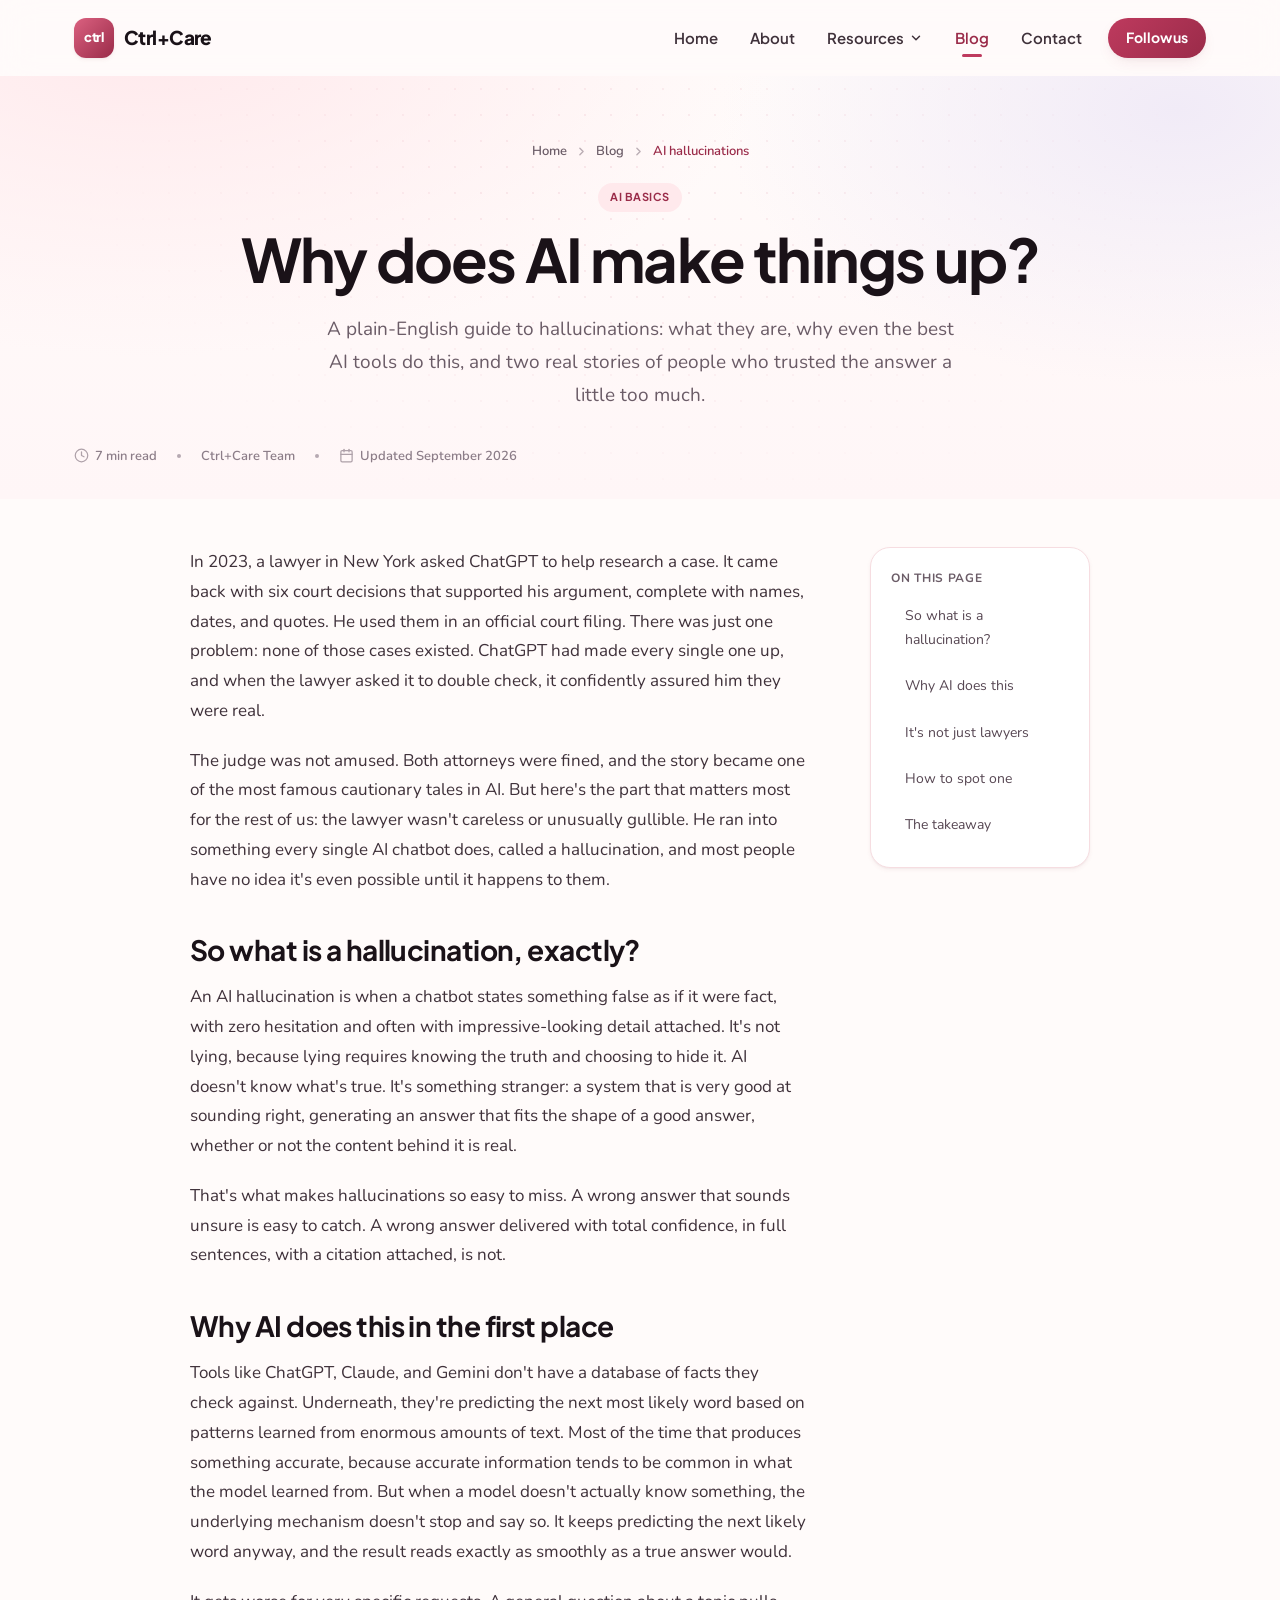
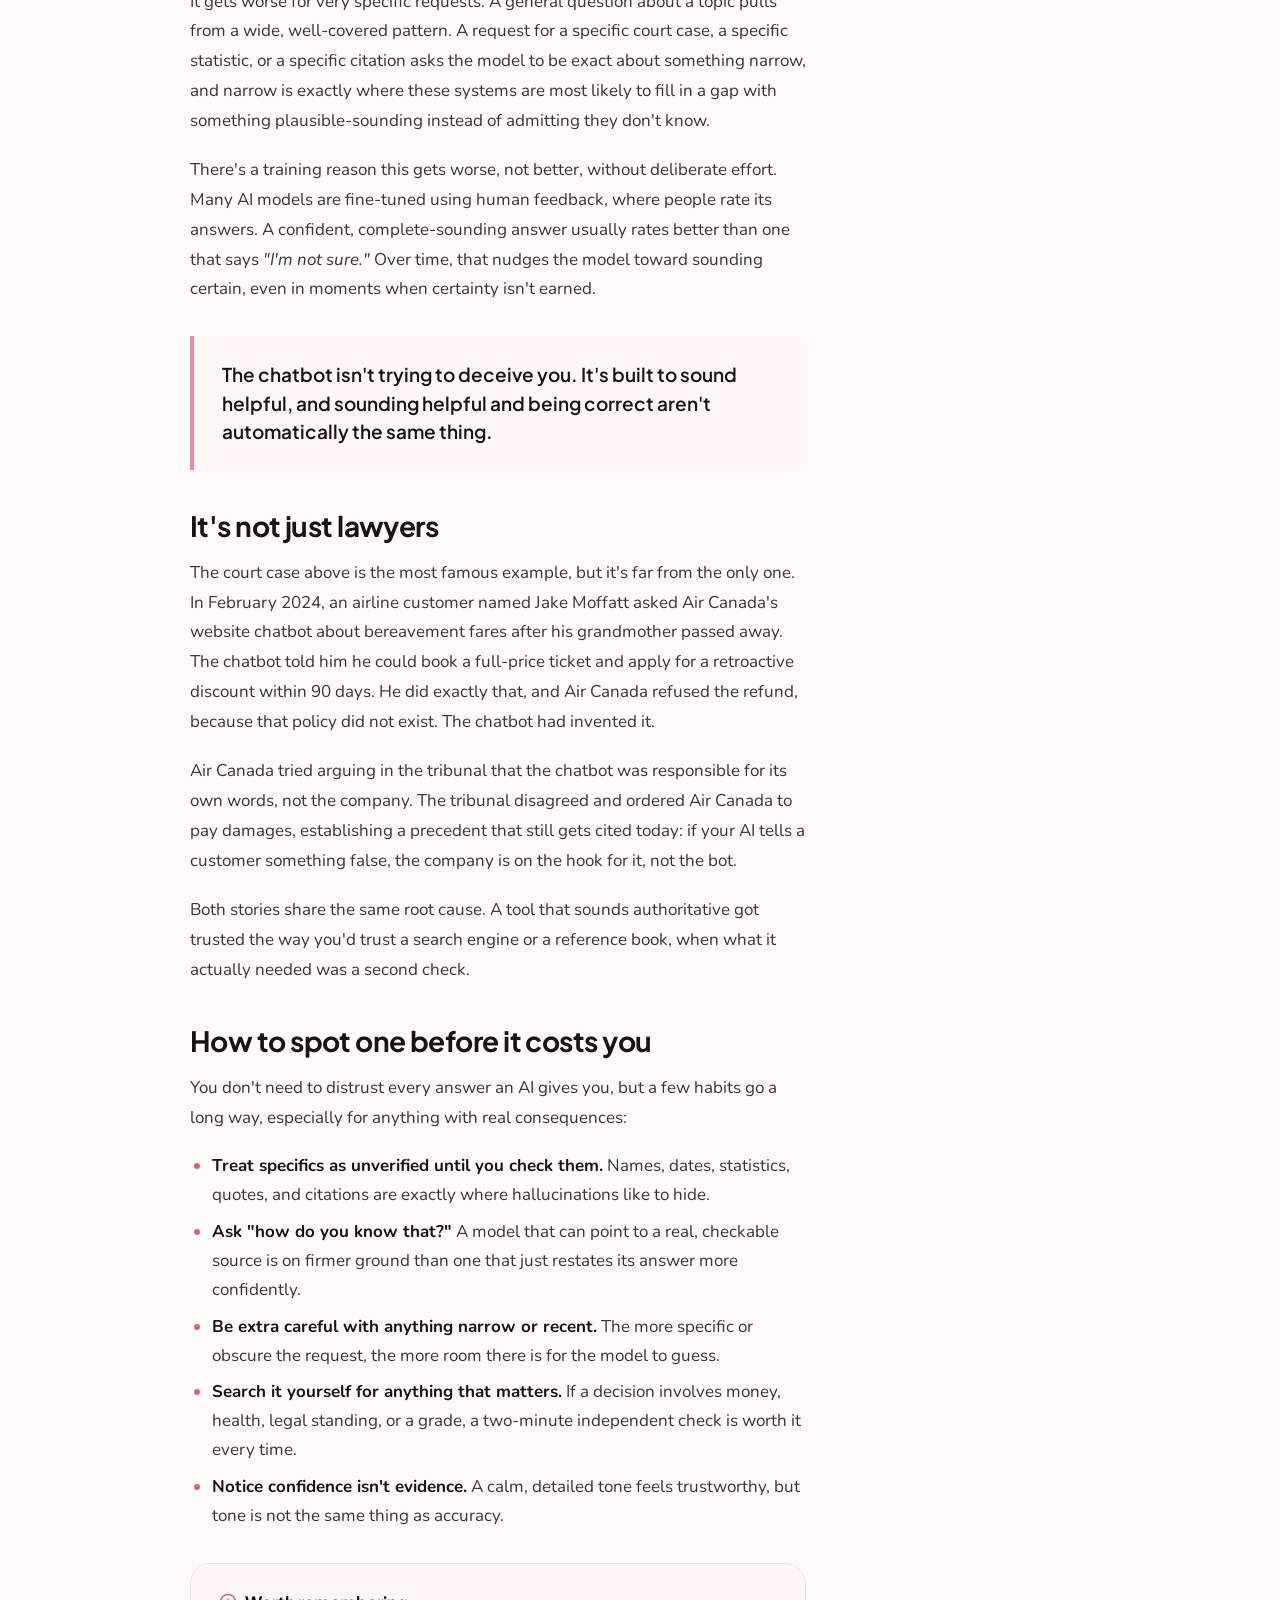
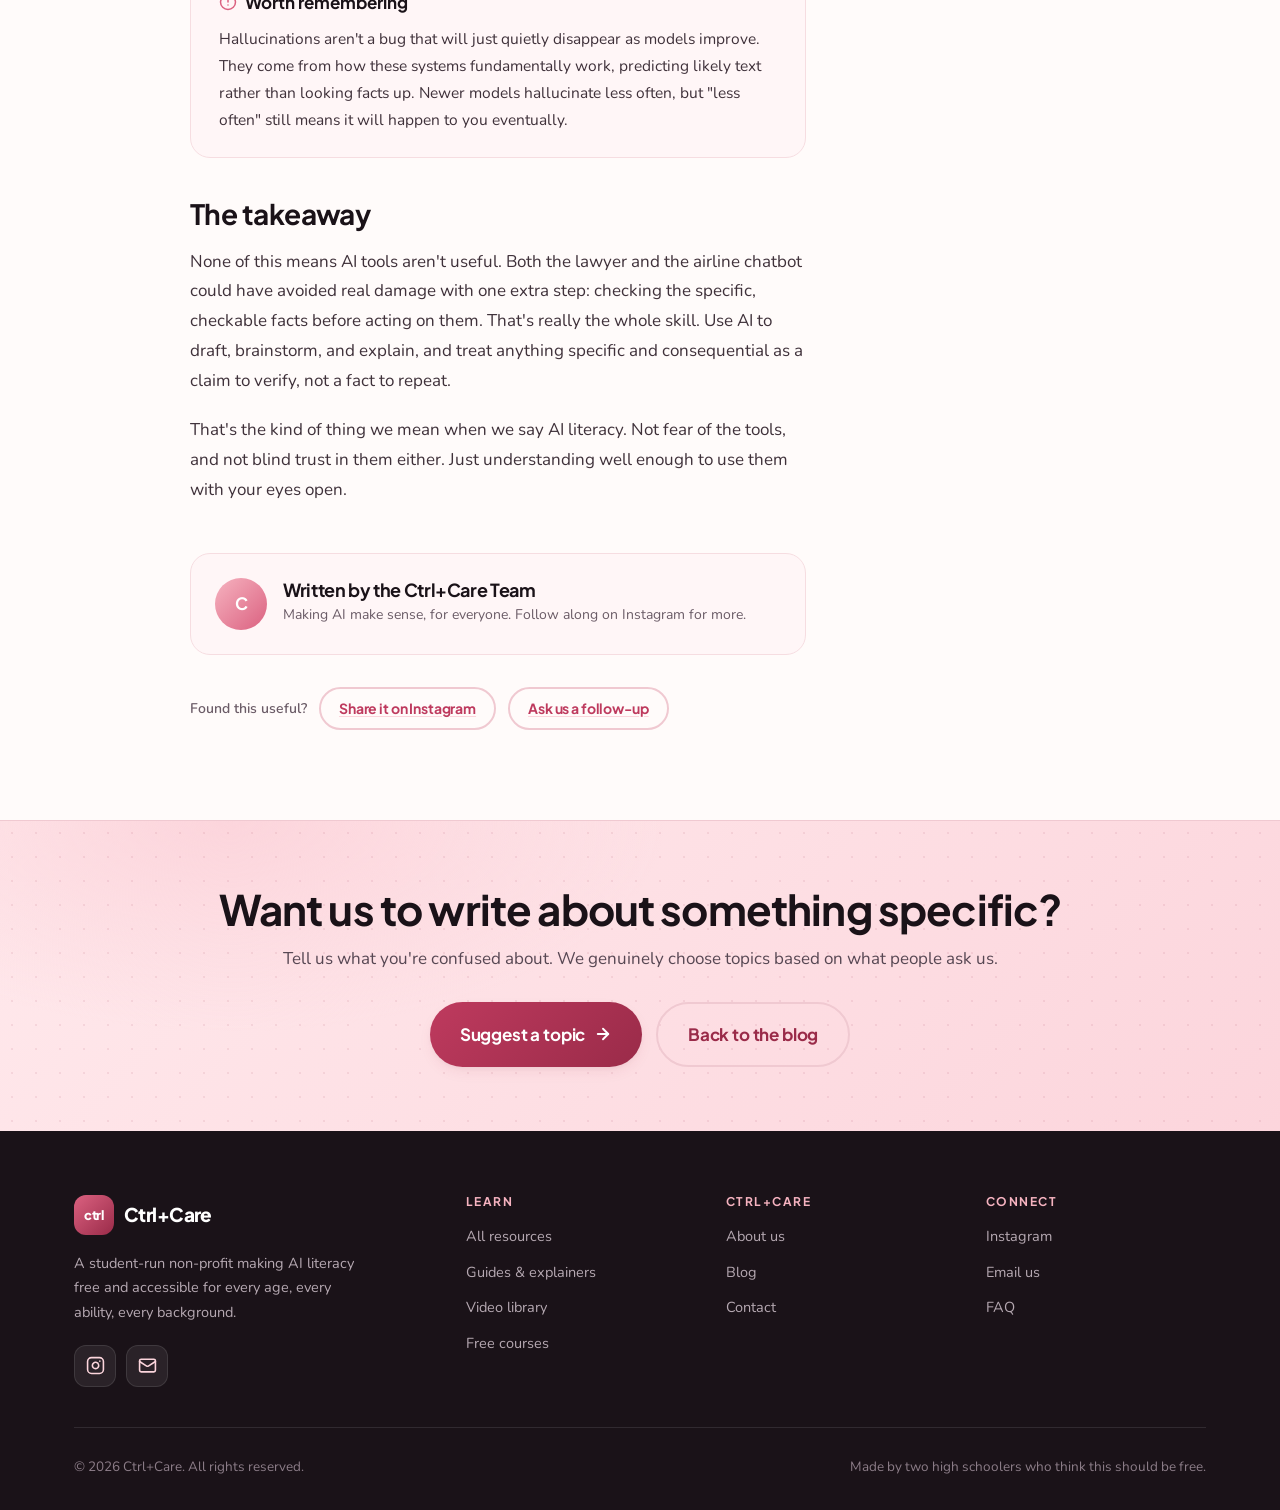
<file: blog-ai-hallucinations.html>
<!DOCTYPE html>
<html lang="en">
<head>
  <meta charset="UTF-8">
  <meta name="viewport" content="width=device-width, initial-scale=1.0">
  <title>Why Does AI Make Things Up? | Ctrl+Care Blog</title>
  <meta name="description" content="A plain-English guide to AI hallucinations: what they are, why they happen, and two real cases (a lawyer and an airline) that learned the hard way.">
  <link rel="stylesheet" href="styles.css">
</head>
<body>
  <a class="skip-link" href="#main">Skip to content</a>

  <!-- ============================ Navigation ============================ -->
  <nav class="nav">
    <div class="container nav-container">
      <a href="index.html" class="nav-logo">
        <span class="nav-logo-mark">ctrl</span>
        <span class="nav-brand">Ctrl+Care</span>
      </a>

      <div class="nav-links">
        <a class="nav-link" href="index.html">Home</a>
        <a class="nav-link" href="about.html">About</a>

        <div class="nav-item">
          <a class="nav-link" href="resources.html">
            Resources
            <svg class="nav-caret" width="14" height="14" viewBox="0 0 24 24" fill="none" stroke="currentColor" stroke-width="2.5" stroke-linecap="round" stroke-linejoin="round" aria-hidden="true"><path d="m6 9 6 6 6-6"/></svg>
          </a>
          <div class="nav-dropdown">
            <a class="nav-drop-item" href="resources-guides.html">
              <span class="nav-drop-icon">
                <svg viewBox="0 0 24 24" fill="none" stroke="currentColor" stroke-width="2" stroke-linecap="round" stroke-linejoin="round" aria-hidden="true"><path d="M12 7v14"/><path d="M3 18a1 1 0 0 1-1-1V4a1 1 0 0 1 1-1h5a4 4 0 0 1 4 4 4 4 0 0 1 4-4h5a1 1 0 0 1 1 1v13a1 1 0 0 1-1 1h-6a3 3 0 0 0-3 3 3 3 0 0 0-3-3z"/></svg>
              </span>
              <span>
                <span class="nav-drop-title">Guides &amp; Explainers</span>
                <span class="nav-drop-desc">Written walkthroughs of AI concepts, in plain English</span>
              </span>
            </a>
            <a class="nav-drop-item" href="resources-videos.html">
              <span class="nav-drop-icon plum">
                <svg viewBox="0 0 24 24" fill="none" stroke="currentColor" stroke-width="2" stroke-linecap="round" stroke-linejoin="round" aria-hidden="true"><path d="m16 13 5.223 3.482a.5.5 0 0 0 .777-.416V7.87a.5.5 0 0 0-.752-.432L16 10.5"/><rect x="2" y="6" width="14" height="12" rx="2"/></svg>
              </span>
              <span>
                <span class="nav-drop-title">Video Library</span>
                <span class="nav-drop-desc">Short videos we make, explaining one idea at a time</span>
              </span>
            </a>
            <a class="nav-drop-item" href="resources-courses.html">
              <span class="nav-drop-icon teal">
                <svg viewBox="0 0 24 24" fill="none" stroke="currentColor" stroke-width="2" stroke-linecap="round" stroke-linejoin="round" aria-hidden="true"><path d="M21.42 10.922a1 1 0 0 0-.019-1.838L12.83 5.18a2 2 0 0 0-1.66 0L2.6 9.08a1 1 0 0 0 0 1.832l8.57 3.908a2 2 0 0 0 1.66 0z"/><path d="M22 10v6"/><path d="M6 12.5V16a6 3 0 0 0 12 0v-3.5"/></svg>
              </span>
              <span>
                <span class="nav-drop-title">Free Courses</span>
                <span class="nav-drop-desc">The best no-cost courses and channels, curated</span>
              </span>
            </a>
          </div>
        </div>

        <a class="nav-link" href="blog.html" aria-current="page">Blog</a>
        <a class="nav-link" href="contact.html">Contact</a>
        <a class="btn btn-primary btn-sm nav-cta" href="https://www.instagram.com/ctrlcare_project/" target="_blank" rel="noopener noreferrer">Follow us</a>
      </div>

      <button class="nav-toggle" type="button" aria-expanded="false" aria-controls="mobile-menu" aria-label="Open menu">
        <span class="nav-toggle-bars" aria-hidden="true"><span></span><span></span><span></span></span>
      </button>
    </div>
  </nav>

  <div class="mobile-menu" id="mobile-menu">
    <a class="mobile-link" href="index.html">Home</a>
    <a class="mobile-link" href="about.html">About</a>
    <a class="mobile-link" href="resources.html">Resources</a>
    <a class="mobile-sub" href="resources-guides.html">
      <svg viewBox="0 0 24 24" fill="none" stroke="currentColor" stroke-width="2" stroke-linecap="round" stroke-linejoin="round" aria-hidden="true"><path d="m9 18 6-6-6-6"/></svg> Guides &amp; Explainers
    </a>
    <a class="mobile-sub" href="resources-videos.html">
      <svg viewBox="0 0 24 24" fill="none" stroke="currentColor" stroke-width="2" stroke-linecap="round" stroke-linejoin="round" aria-hidden="true"><path d="m9 18 6-6-6-6"/></svg> Video Library
    </a>
    <a class="mobile-sub" href="resources-courses.html">
      <svg viewBox="0 0 24 24" fill="none" stroke="currentColor" stroke-width="2" stroke-linecap="round" stroke-linejoin="round" aria-hidden="true"><path d="m9 18 6-6-6-6"/></svg> Free Courses
    </a>
    <a class="mobile-link" href="blog.html" aria-current="page">Blog</a>
    <a class="mobile-link" href="contact.html">Contact</a>
    <a class="btn btn-primary btn-lg" href="https://www.instagram.com/ctrlcare_project/" target="_blank" rel="noopener noreferrer">Follow @ctrlcare_project</a>
  </div>

  <main id="main">

    <!-- ============================== Article hero ============================== -->
    <section class="hero hero-page article-hero">
      <div class="container">
        <nav class="breadcrumb" aria-label="Breadcrumb">
          <a href="index.html">Home</a>
          <svg viewBox="0 0 24 24" fill="none" stroke="currentColor" stroke-width="2.5" stroke-linecap="round" stroke-linejoin="round" aria-hidden="true"><path d="m9 18 6-6-6-6"/></svg>
          <a href="blog.html">Blog</a>
          <svg viewBox="0 0 24 24" fill="none" stroke="currentColor" stroke-width="2.5" stroke-linecap="round" stroke-linejoin="round" aria-hidden="true"><path d="m9 18 6-6-6-6"/></svg>
          <span aria-current="page">AI hallucinations</span>
        </nav>

        <span class="pill">AI basics</span>

        <h1 class="hero-title" style="margin-top: .75rem;">Why does AI make things up?</h1>
        <p class="hero-sub lede">
          A plain-English guide to hallucinations: what they are, why even the best AI tools
          do this, and two real stories of people who trusted the answer a little too much.
        </p>

        <div class="article-meta-row">
          <span class="meta-text">
            <svg viewBox="0 0 24 24" fill="none" stroke="currentColor" stroke-width="2" stroke-linecap="round" stroke-linejoin="round" aria-hidden="true"><circle cx="12" cy="12" r="10"/><polyline points="12 6 12 12 16 14"/></svg>
            7 min read
          </span>
          <span class="dot" aria-hidden="true"></span>
          <span class="meta-text">Ctrl+Care Team</span>
          <span class="dot" aria-hidden="true"></span>
          <span class="meta-text">
            <svg viewBox="0 0 24 24" fill="none" stroke="currentColor" stroke-width="2" stroke-linecap="round" stroke-linejoin="round" aria-hidden="true"><rect width="18" height="18" x="3" y="4" rx="2" ry="2"/><line x1="16" x2="16" y1="2" y2="6"/><line x1="8" x2="8" y1="2" y2="6"/><line x1="3" x2="21" y1="10" y2="10"/></svg>
            Updated September 2026
          </span>
        </div>
      </div>
    </section>

    <!-- ============================== Article body ============================== -->
    <section class="section section-tight">
      <div class="container">
        <div class="article-shell">

          <article class="prose" data-reveal>

            <p>
              In 2023, a lawyer in New York asked ChatGPT to help research a case. It came back
              with six court decisions that supported his argument, complete with names, dates,
              and quotes. He used them in an official court filing. There was just one problem:
              none of those cases existed. ChatGPT had made every single one up, and when the
              lawyer asked it to double check, it confidently assured him they were real.
            </p>
            <p>
              The judge was not amused. Both attorneys were fined, and the story became one of
              the most famous cautionary tales in AI. But here's the part that matters most for
              the rest of us: the lawyer wasn't careless or unusually gullible. He ran into
              something every single AI chatbot does, called a hallucination, and most people
              have no idea it's even possible until it happens to them.
            </p>

            <h2 id="what-is-it">So what is a hallucination, exactly?</h2>
            <p>
              An AI hallucination is when a chatbot states something false as if it were fact,
              with zero hesitation and often with impressive-looking detail attached. It's not
              lying, because lying requires knowing the truth and choosing to hide it. AI doesn't
              know what's true. It's something stranger: a system that is very good at sounding
              right, generating an answer that fits the shape of a good answer, whether or not
              the content behind it is real.
            </p>
            <p>
              That's what makes hallucinations so easy to miss. A wrong answer that sounds
              unsure is easy to catch. A wrong answer delivered with total confidence, in
              full sentences, with a citation attached, is not.
            </p>

            <h2 id="why-it-happens">Why AI does this in the first place</h2>
            <p>
              Tools like ChatGPT, Claude, and Gemini don't have a database of facts they check
              against. Underneath, they're predicting the next most likely word based on
              patterns learned from enormous amounts of text. Most of the time that produces
              something accurate, because accurate information tends to be common in what the
              model learned from. But when a model doesn't actually know something, the
              underlying mechanism doesn't stop and say so. It keeps predicting the next likely
              word anyway, and the result reads exactly as smoothly as a true answer would.
            </p>
            <p>
              It gets worse for very specific requests. A general question about a topic pulls
              from a wide, well-covered pattern. A request for a specific court case, a specific
              statistic, or a specific citation asks the model to be exact about something
              narrow, and narrow is exactly where these systems are most likely to fill in a
              gap with something plausible-sounding instead of admitting they don't know.
            </p>
            <p>
              There's a training reason this gets worse, not better, without deliberate effort.
              Many AI models are fine-tuned using human feedback, where people rate its answers.
              A confident, complete-sounding answer usually rates better than one that says
              <em>"I'm not sure."</em> Over time, that nudges the model toward sounding certain,
              even in moments when certainty isn't earned.
            </p>

            <div class="pull-quote">
              <p>The chatbot isn't trying to deceive you. It's built to sound helpful, and
              sounding helpful and being correct aren't automatically the same thing.</p>
            </div>

            <h2 id="not-just-lawyers">It's not just lawyers</h2>
            <p>
              The court case above is the most famous example, but it's far from the only one.
              In February 2024, an airline customer named Jake Moffatt asked Air Canada's
              website chatbot about bereavement fares after his grandmother passed away. The
              chatbot told him he could book a full-price ticket and apply for a retroactive
              discount within 90 days. He did exactly that, and Air Canada refused the refund,
              because that policy did not exist. The chatbot had invented it.
            </p>
            <p>
              Air Canada tried arguing in the tribunal that the chatbot was responsible for its
              own words, not the company. The tribunal disagreed and ordered Air Canada to pay
              damages, establishing a precedent that still gets cited today: if your AI tells a
              customer something false, the company is on the hook for it, not the bot.
            </p>
            <p>
              Both stories share the same root cause. A tool that sounds authoritative got
              trusted the way you'd trust a search engine or a reference book, when what it
              actually needed was a second check.
            </p>

            <h2 id="how-to-spot">How to spot one before it costs you</h2>
            <p>
              You don't need to distrust every answer an AI gives you, but a few habits go a
              long way, especially for anything with real consequences:
            </p>
            <ul>
              <li><strong>Treat specifics as unverified until you check them.</strong> Names, dates, statistics, quotes, and citations are exactly where hallucinations like to hide.</li>
              <li><strong>Ask "how do you know that?"</strong> A model that can point to a real, checkable source is on firmer ground than one that just restates its answer more confidently.</li>
              <li><strong>Be extra careful with anything narrow or recent.</strong> The more specific or obscure the request, the more room there is for the model to guess.</li>
              <li><strong>Search it yourself for anything that matters.</strong> If a decision involves money, health, legal standing, or a grade, a two-minute independent check is worth it every time.</li>
              <li><strong>Notice confidence isn't evidence.</strong> A calm, detailed tone feels trustworthy, but tone is not the same thing as accuracy.</li>
            </ul>

            <div class="callout">
              <div class="callout-title">
                <svg viewBox="0 0 24 24" fill="none" stroke="currentColor" stroke-width="2" stroke-linecap="round" stroke-linejoin="round" aria-hidden="true"><circle cx="12" cy="12" r="10"/><line x1="12" x2="12" y1="8" y2="12"/><line x1="12" x2="12.01" y1="16" y2="16"/></svg>
                Worth remembering
              </div>
              <p>
                Hallucinations aren't a bug that will just quietly disappear as models improve.
                They come from how these systems fundamentally work, predicting likely text
                rather than looking facts up. Newer models hallucinate less often, but "less
                often" still means it will happen to you eventually.
              </p>
            </div>

            <h2 id="takeaway">The takeaway</h2>
            <p>
              None of this means AI tools aren't useful. Both the lawyer and the airline
              chatbot could have avoided real damage with one extra step: checking the specific,
              checkable facts before acting on them. That's really the whole skill. Use AI to
              draft, brainstorm, and explain, and treat anything specific and consequential as a
              claim to verify, not a fact to repeat.
            </p>
            <p>
              That's the kind of thing we mean when we say AI literacy. Not fear of the tools,
              and not blind trust in them either. Just understanding well enough to use them
              with your eyes open.
            </p>

            <div class="author-card">
              <div class="author-avatar">C</div>
              <div>
                <h4>Written by the Ctrl+Care Team</h4>
                <p>Making AI make sense, for everyone. Follow along on Instagram for more.</p>
              </div>
            </div>

            <div class="share-row">
              <span class="meta-text">Found this useful?</span>
              <a class="btn btn-outline btn-sm" href="https://www.instagram.com/ctrlcare_project/" target="_blank" rel="noopener noreferrer">Share it on Instagram</a>
              <a class="btn btn-outline btn-sm" href="contact.html">Ask us a follow-up</a>
            </div>
          </article>

          <aside class="article-sidebar" data-reveal>
            <div class="toc-card">
              <div class="toc-title">On this page</div>
              <ol>
                <li><a href="#what-is-it">So what is a hallucination?</a></li>
                <li><a href="#why-it-happens">Why AI does this</a></li>
                <li><a href="#not-just-lawyers">It's not just lawyers</a></li>
                <li><a href="#how-to-spot">How to spot one</a></li>
                <li><a href="#takeaway">The takeaway</a></li>
              </ol>
            </div>
          </aside>

        </div>
      </div>
    </section>

    <!-- ============================== CTA ============================== -->
    <section class="cta">
      <div class="container">
        <h2>Want us to write about something specific?</h2>
        <p>
          Tell us what you're confused about. We genuinely choose topics based on what people
          ask us.
        </p>
        <div class="cta-actions">
          <a class="btn btn-primary btn-lg" href="contact.html">
            Suggest a topic
            <svg class="btn-arrow" viewBox="0 0 24 24" fill="none" stroke="currentColor" stroke-width="2.5" stroke-linecap="round" stroke-linejoin="round" aria-hidden="true"><path d="M5 12h14"/><path d="m12 5 7 7-7 7"/></svg>
          </a>
          <a class="btn btn-outline btn-lg" href="blog.html">Back to the blog</a>
        </div>
      </div>
    </section>
  </main>

  <!-- ============================== Footer ============================== -->
  <footer class="footer">
    <div class="container">
      <div class="footer-grid">
        <div>
          <div class="footer-brand-row">
            <span class="nav-logo-mark">ctrl</span>
            <span class="footer-brand">Ctrl+Care</span>
          </div>
          <p class="footer-about">
            A student-run non-profit making AI literacy free and accessible for every
            age, every ability, every background.
          </p>
          <div class="social-row">
            <a class="social" href="https://www.instagram.com/ctrlcare_project/" target="_blank" rel="noopener noreferrer" aria-label="Ctrl+Care on Instagram">
              <svg viewBox="0 0 24 24" fill="none" stroke="currentColor" stroke-width="2" stroke-linecap="round" stroke-linejoin="round" aria-hidden="true"><rect width="20" height="20" x="2" y="2" rx="5"/><path d="M16 11.37A4 4 0 1 1 12.63 8 4 4 0 0 1 16 11.37z"/><line x1="17.5" x2="17.5" y1="6.5" y2="6.5"/></svg>
            </a>
            <a class="social" href="mailto:ctrlcareproject@gmail.com" aria-label="Email Ctrl+Care">
              <svg viewBox="0 0 24 24" fill="none" stroke="currentColor" stroke-width="2" stroke-linecap="round" stroke-linejoin="round" aria-hidden="true"><rect width="20" height="16" x="2" y="4" rx="2"/><path d="m22 7-8.97 5.7a1.94 1.94 0 0 1-2.06 0L2 7"/></svg>
            </a>
          </div>
        </div>

        <div>
          <h4>Learn</h4>
          <ul class="footer-list">
            <li><a href="resources.html">All resources</a></li>
            <li><a href="resources-guides.html">Guides &amp; explainers</a></li>
            <li><a href="resources-videos.html">Video library</a></li>
            <li><a href="resources-courses.html">Free courses</a></li>
          </ul>
        </div>

        <div>
          <h4>Ctrl+Care</h4>
          <ul class="footer-list">
            <li><a href="about.html">About us</a></li>
            <li><a href="blog.html">Blog</a></li>
            <li><a href="contact.html">Contact</a></li>
          </ul>
        </div>

        <div>
          <h4>Connect</h4>
          <ul class="footer-list">
            <li><a href="https://www.instagram.com/ctrlcare_project/" target="_blank" rel="noopener noreferrer">Instagram</a></li>
            <li><a href="mailto:ctrlcareproject@gmail.com">Email us</a></li>
            <li><a href="contact.html#faq">FAQ</a></li>
          </ul>
        </div>
      </div>

      <div class="footer-bottom">
        <span>&copy; 2026 Ctrl+Care. All rights reserved.</span>
        <span>Made by two high schoolers who think this should be free.</span>
      </div>
    </div>
  </footer>

  <script src="main.js"></script>
</body>
</html>
</file>
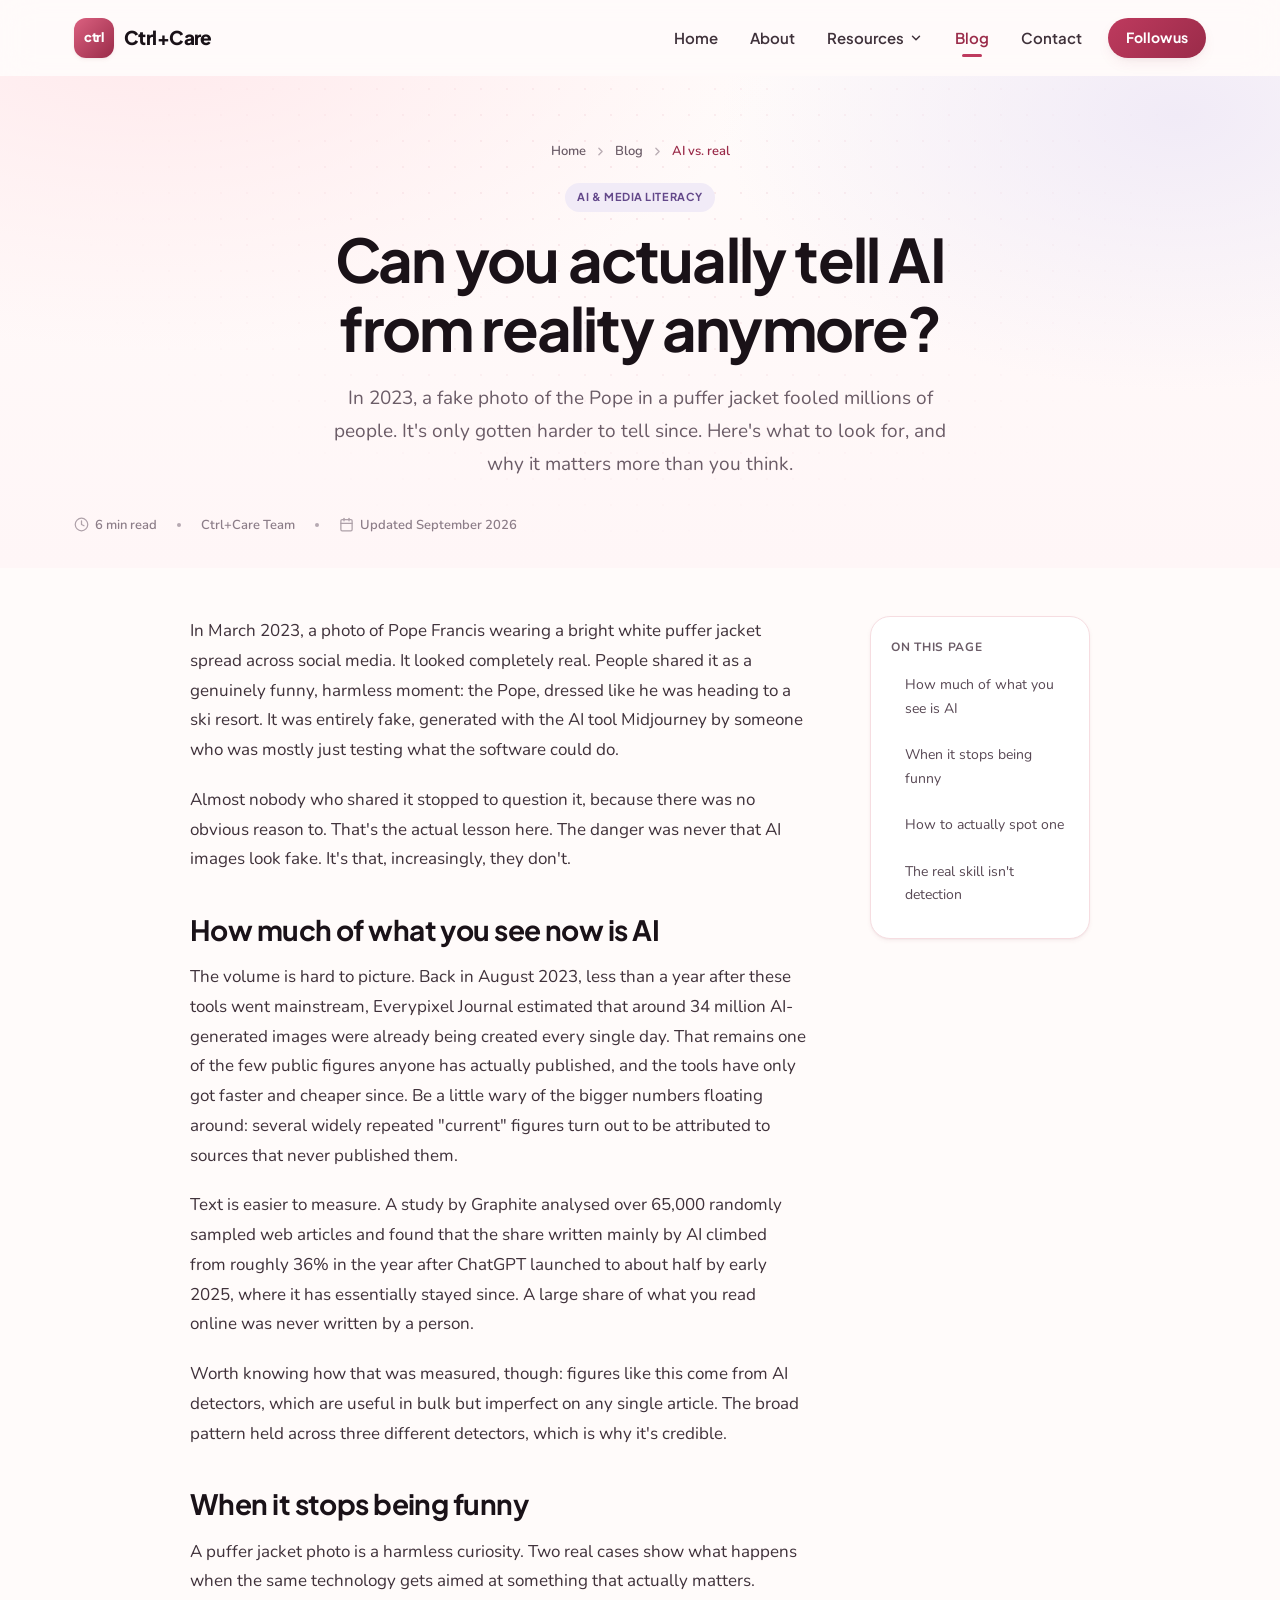
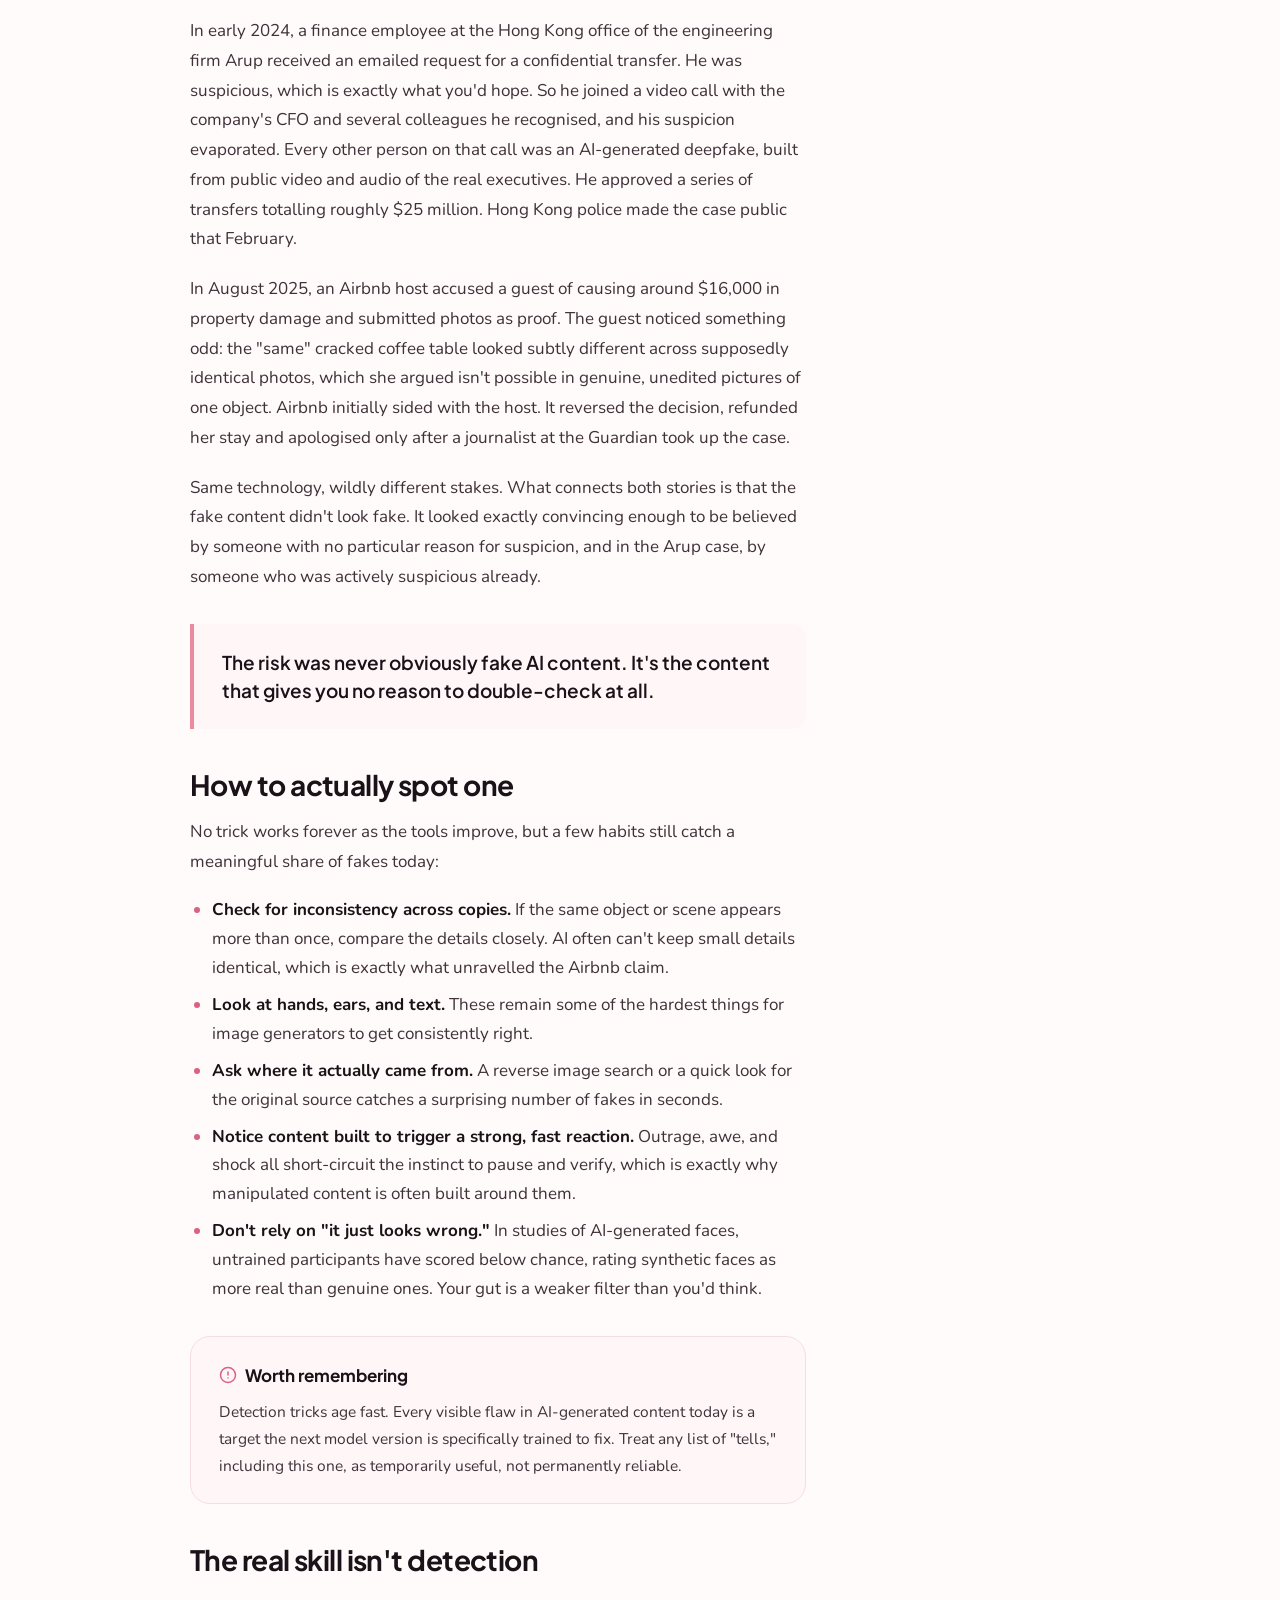
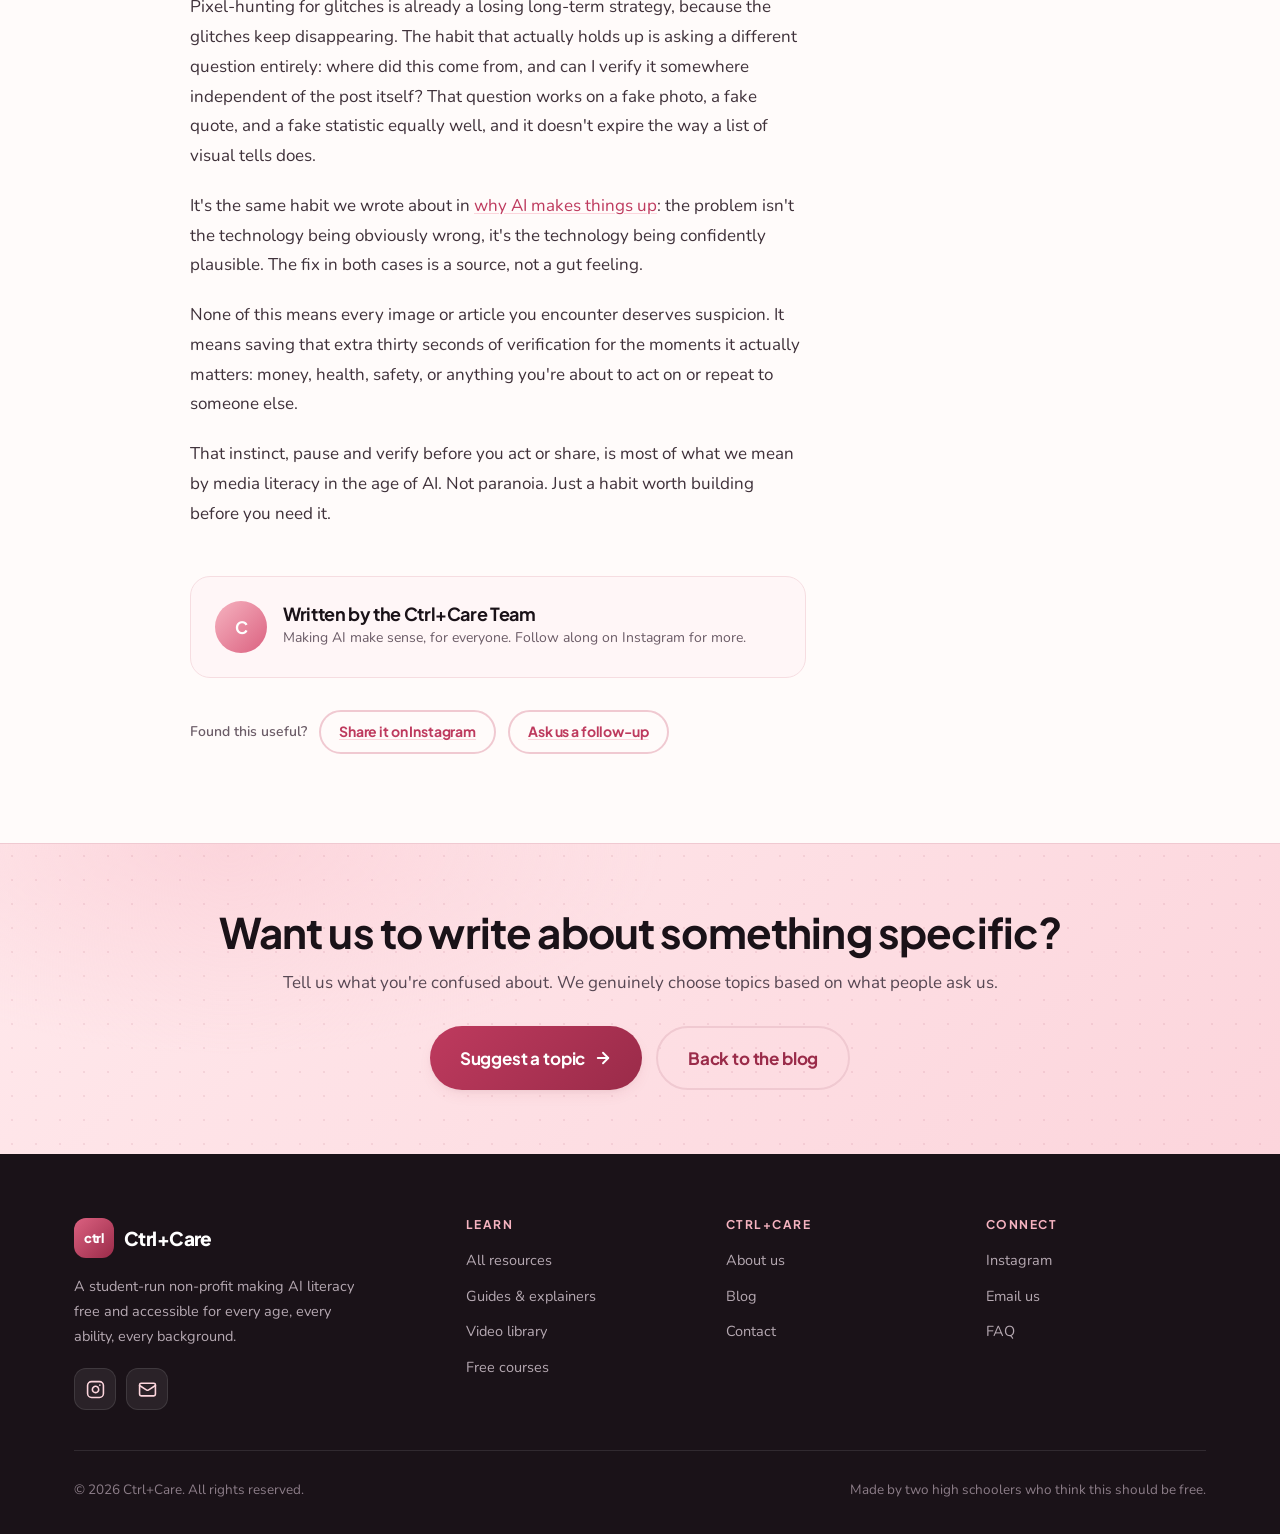
<file: blog-ai-vs-real.html>
<!DOCTYPE html>
<html lang="en">
<head>
  <meta charset="UTF-8">
  <meta name="viewport" content="width=device-width, initial-scale=1.0">
  <title>Can You Tell AI From Reality? | Ctrl+Care Blog</title>
  <meta name="description" content="In 2023, a fake photo of the Pope in a puffer jacket fooled millions. It's only gotten harder to tell since. What to look for, and why it matters more than you think.">
  <link rel="stylesheet" href="styles.css">
</head>
<body>
  <a class="skip-link" href="#main">Skip to content</a>

  <!-- ============================ Navigation ============================ -->
  <nav class="nav">
    <div class="container nav-container">
      <a href="index.html" class="nav-logo">
        <span class="nav-logo-mark">ctrl</span>
        <span class="nav-brand">Ctrl+Care</span>
      </a>

      <div class="nav-links">
        <a class="nav-link" href="index.html">Home</a>
        <a class="nav-link" href="about.html">About</a>

        <div class="nav-item">
          <a class="nav-link" href="resources.html">
            Resources
            <svg class="nav-caret" width="14" height="14" viewBox="0 0 24 24" fill="none" stroke="currentColor" stroke-width="2.5" stroke-linecap="round" stroke-linejoin="round" aria-hidden="true"><path d="m6 9 6 6 6-6"/></svg>
          </a>
          <div class="nav-dropdown">
            <a class="nav-drop-item" href="resources-guides.html">
              <span class="nav-drop-icon">
                <svg viewBox="0 0 24 24" fill="none" stroke="currentColor" stroke-width="2" stroke-linecap="round" stroke-linejoin="round" aria-hidden="true"><path d="M12 7v14"/><path d="M3 18a1 1 0 0 1-1-1V4a1 1 0 0 1 1-1h5a4 4 0 0 1 4 4 4 4 0 0 1 4-4h5a1 1 0 0 1 1 1v13a1 1 0 0 1-1 1h-6a3 3 0 0 0-3 3 3 3 0 0 0-3-3z"/></svg>
              </span>
              <span>
                <span class="nav-drop-title">Guides &amp; Explainers</span>
                <span class="nav-drop-desc">Written walkthroughs of AI concepts, in plain English</span>
              </span>
            </a>
            <a class="nav-drop-item" href="resources-videos.html">
              <span class="nav-drop-icon plum">
                <svg viewBox="0 0 24 24" fill="none" stroke="currentColor" stroke-width="2" stroke-linecap="round" stroke-linejoin="round" aria-hidden="true"><path d="m16 13 5.223 3.482a.5.5 0 0 0 .777-.416V7.87a.5.5 0 0 0-.752-.432L16 10.5"/><rect x="2" y="6" width="14" height="12" rx="2"/></svg>
              </span>
              <span>
                <span class="nav-drop-title">Video Library</span>
                <span class="nav-drop-desc">Short videos we make, explaining one idea at a time</span>
              </span>
            </a>
            <a class="nav-drop-item" href="resources-courses.html">
              <span class="nav-drop-icon teal">
                <svg viewBox="0 0 24 24" fill="none" stroke="currentColor" stroke-width="2" stroke-linecap="round" stroke-linejoin="round" aria-hidden="true"><path d="M21.42 10.922a1 1 0 0 0-.019-1.838L12.83 5.18a2 2 0 0 0-1.66 0L2.6 9.08a1 1 0 0 0 0 1.832l8.57 3.908a2 2 0 0 0 1.66 0z"/><path d="M22 10v6"/><path d="M6 12.5V16a6 3 0 0 0 12 0v-3.5"/></svg>
              </span>
              <span>
                <span class="nav-drop-title">Free Courses</span>
                <span class="nav-drop-desc">The best no-cost courses and channels, curated</span>
              </span>
            </a>
          </div>
        </div>

        <a class="nav-link" href="blog.html" aria-current="page">Blog</a>
        <a class="nav-link" href="contact.html">Contact</a>
        <a class="btn btn-primary btn-sm nav-cta" href="https://www.instagram.com/ctrlcare_project/" target="_blank" rel="noopener noreferrer">Follow us</a>
      </div>

      <button class="nav-toggle" type="button" aria-expanded="false" aria-controls="mobile-menu" aria-label="Open menu">
        <span class="nav-toggle-bars" aria-hidden="true"><span></span><span></span><span></span></span>
      </button>
    </div>
  </nav>

  <div class="mobile-menu" id="mobile-menu">
    <a class="mobile-link" href="index.html">Home</a>
    <a class="mobile-link" href="about.html">About</a>
    <a class="mobile-link" href="resources.html">Resources</a>
    <a class="mobile-sub" href="resources-guides.html">
      <svg viewBox="0 0 24 24" fill="none" stroke="currentColor" stroke-width="2" stroke-linecap="round" stroke-linejoin="round" aria-hidden="true"><path d="m9 18 6-6-6-6"/></svg> Guides &amp; Explainers
    </a>
    <a class="mobile-sub" href="resources-videos.html">
      <svg viewBox="0 0 24 24" fill="none" stroke="currentColor" stroke-width="2" stroke-linecap="round" stroke-linejoin="round" aria-hidden="true"><path d="m9 18 6-6-6-6"/></svg> Video Library
    </a>
    <a class="mobile-sub" href="resources-courses.html">
      <svg viewBox="0 0 24 24" fill="none" stroke="currentColor" stroke-width="2" stroke-linecap="round" stroke-linejoin="round" aria-hidden="true"><path d="m9 18 6-6-6-6"/></svg> Free Courses
    </a>
    <a class="mobile-link" href="blog.html" aria-current="page">Blog</a>
    <a class="mobile-link" href="contact.html">Contact</a>
    <a class="btn btn-primary btn-lg" href="https://www.instagram.com/ctrlcare_project/" target="_blank" rel="noopener noreferrer">Follow @ctrlcare_project</a>
  </div>

  <main id="main">

    <!-- ============================== Article hero ============================== -->
    <section class="hero hero-page article-hero">
      <div class="container">
        <nav class="breadcrumb" aria-label="Breadcrumb">
          <a href="index.html">Home</a>
          <svg viewBox="0 0 24 24" fill="none" stroke="currentColor" stroke-width="2.5" stroke-linecap="round" stroke-linejoin="round" aria-hidden="true"><path d="m9 18 6-6-6-6"/></svg>
          <a href="blog.html">Blog</a>
          <svg viewBox="0 0 24 24" fill="none" stroke="currentColor" stroke-width="2.5" stroke-linecap="round" stroke-linejoin="round" aria-hidden="true"><path d="m9 18 6-6-6-6"/></svg>
          <span aria-current="page">AI vs. real</span>
        </nav>

        <span class="pill pill-plum">AI &amp; media literacy</span>

        <h1 class="hero-title" style="margin-top: .75rem;">Can you actually tell AI from reality anymore?</h1>
        <p class="hero-sub lede">
          In 2023, a fake photo of the Pope in a puffer jacket fooled millions of people.
          It's only gotten harder to tell since. Here's what to look for, and why it matters
          more than you think.
        </p>

        <div class="article-meta-row">
          <span class="meta-text">
            <svg viewBox="0 0 24 24" fill="none" stroke="currentColor" stroke-width="2" stroke-linecap="round" stroke-linejoin="round" aria-hidden="true"><circle cx="12" cy="12" r="10"/><polyline points="12 6 12 12 16 14"/></svg>
            6 min read
          </span>
          <span class="dot" aria-hidden="true"></span>
          <span class="meta-text">Ctrl+Care Team</span>
          <span class="dot" aria-hidden="true"></span>
          <span class="meta-text">
            <svg viewBox="0 0 24 24" fill="none" stroke="currentColor" stroke-width="2" stroke-linecap="round" stroke-linejoin="round" aria-hidden="true"><rect width="18" height="18" x="3" y="4" rx="2" ry="2"/><line x1="16" x2="16" y1="2" y2="6"/><line x1="8" x2="8" y1="2" y2="6"/><line x1="3" x2="21" y1="10" y2="10"/></svg>
            Updated September 2026
          </span>
        </div>
      </div>
    </section>

    <!-- ============================== Article body ============================== -->
    <section class="section section-tight">
      <div class="container">
        <div class="article-shell">

          <article class="prose" data-reveal>

            <p>
              In March 2023, a photo of Pope Francis wearing a bright white puffer jacket
              spread across social media. It looked completely real. People shared it as a
              genuinely funny, harmless moment: the Pope, dressed like he was heading to a ski
              resort. It was entirely fake, generated with the AI tool Midjourney by someone
              who was mostly just testing what the software could do.
            </p>
            <p>
              Almost nobody who shared it stopped to question it, because there was no obvious
              reason to. That's the actual lesson here. The danger was never that AI images
              look fake. It's that, increasingly, they don't.
            </p>

            <h2 id="how-much">How much of what you see now is AI</h2>
            <p>
              The volume is hard to picture. Back in August 2023, less than a year after these
              tools went mainstream, Everypixel Journal estimated that around 34 million
              AI-generated images were already being created every single day. That remains one
              of the few public figures anyone has actually published, and the tools have only
              got faster and cheaper since. Be a little wary of the bigger numbers floating
              around: several widely repeated "current" figures turn out to be attributed to
              sources that never published them.
            </p>
            <p>
              Text is easier to measure. A study by Graphite analysed over 65,000 randomly
              sampled web articles and found that the share written mainly by AI climbed from
              roughly 36% in the year after ChatGPT launched to about half by early 2025, where
              it has essentially stayed since. A large share of what you read online was never
              written by a person.
            </p>
            <p>
              Worth knowing how that was measured, though: figures like this come from AI
              detectors, which are useful in bulk but imperfect on any single article. The
              broad pattern held across three different detectors, which is why it's credible.
            </p>

            <h2 id="real-stakes">When it stops being funny</h2>
            <p>
              A puffer jacket photo is a harmless curiosity. Two real cases show what happens
              when the same technology gets aimed at something that actually matters.
            </p>
            <p>
              In early 2024, a finance employee at the Hong Kong office of the engineering firm
              Arup received an emailed request for a confidential transfer. He was suspicious,
              which is exactly what you'd hope. So he joined a video call with the company's
              CFO and several colleagues he recognised, and his suspicion evaporated. Every
              other person on that call was an AI-generated deepfake, built from public video
              and audio of the real executives. He approved a series of transfers totalling
              roughly $25 million. Hong Kong police made the case public that February.
            </p>
            <p>
              In August 2025, an Airbnb host accused a guest of causing around $16,000 in
              property damage and submitted photos as proof. The guest noticed something odd:
              the "same" cracked coffee table looked subtly different across supposedly
              identical photos, which she argued isn't possible in genuine, unedited pictures
              of one object. Airbnb initially sided with the host. It reversed the decision,
              refunded her stay and apologised only after a journalist at the Guardian took up
              the case.
            </p>
            <p>
              Same technology, wildly different stakes. What connects both stories is that the
              fake content didn't look fake. It looked exactly convincing enough to be believed
              by someone with no particular reason for suspicion, and in the Arup case, by
              someone who was actively suspicious already.
            </p>

            <div class="pull-quote">
              <p>The risk was never obviously fake AI content. It's the content that gives
              you no reason to double-check at all.</p>
            </div>

            <h2 id="how-to-spot">How to actually spot one</h2>
            <p>
              No trick works forever as the tools improve, but a few habits still catch a
              meaningful share of fakes today:
            </p>
            <ul>
              <li><strong>Check for inconsistency across copies.</strong> If the same object or scene appears more than once, compare the details closely. AI often can't keep small details identical, which is exactly what unravelled the Airbnb claim.</li>
              <li><strong>Look at hands, ears, and text.</strong> These remain some of the hardest things for image generators to get consistently right.</li>
              <li><strong>Ask where it actually came from.</strong> A reverse image search or a quick look for the original source catches a surprising number of fakes in seconds.</li>
              <li><strong>Notice content built to trigger a strong, fast reaction.</strong> Outrage, awe, and shock all short-circuit the instinct to pause and verify, which is exactly why manipulated content is often built around them.</li>
              <li><strong>Don't rely on "it just looks wrong."</strong> In studies of AI-generated faces, untrained participants have scored below chance, rating synthetic faces as more real than genuine ones. Your gut is a weaker filter than you'd think.</li>
            </ul>

            <div class="callout">
              <div class="callout-title">
                <svg viewBox="0 0 24 24" fill="none" stroke="currentColor" stroke-width="2" stroke-linecap="round" stroke-linejoin="round" aria-hidden="true"><circle cx="12" cy="12" r="10"/><line x1="12" x2="12" y1="8" y2="12"/><line x1="12" x2="12.01" y1="16" y2="16"/></svg>
                Worth remembering
              </div>
              <p>
                Detection tricks age fast. Every visible flaw in AI-generated content today is
                a target the next model version is specifically trained to fix. Treat any list
                of "tells," including this one, as temporarily useful, not permanently reliable.
              </p>
            </div>

            <h2 id="real-skill">The real skill isn't detection</h2>
            <p>
              Pixel-hunting for glitches is already a losing long-term strategy, because the
              glitches keep disappearing. The habit that actually holds up is asking a
              different question entirely: where did this come from, and can I verify it
              somewhere independent of the post itself? That question works on a fake photo,
              a fake quote, and a fake statistic equally well, and it doesn't expire the way
              a list of visual tells does.
            </p>
            <p>
              It's the same habit we wrote about in
              <a href="blog-ai-hallucinations.html">why AI makes things up</a>: the problem
              isn't the technology being obviously wrong, it's the technology being confidently
              plausible. The fix in both cases is a source, not a gut feeling.
            </p>
            <p>
              None of this means every image or article you encounter deserves suspicion.
              It means saving that extra thirty seconds of verification for the moments it
              actually matters: money, health, safety, or anything you're about to act on or
              repeat to someone else.
            </p>
            <p>
              That instinct, pause and verify before you act or share, is most of what we
              mean by media literacy in the age of AI. Not paranoia. Just a habit worth
              building before you need it.
            </p>

            <div class="author-card">
              <div class="author-avatar">C</div>
              <div>
                <h4>Written by the Ctrl+Care Team</h4>
                <p>Making AI make sense, for everyone. Follow along on Instagram for more.</p>
              </div>
            </div>

            <div class="share-row">
              <span class="meta-text">Found this useful?</span>
              <a class="btn btn-outline btn-sm" href="https://www.instagram.com/ctrlcare_project/" target="_blank" rel="noopener noreferrer">Share it on Instagram</a>
              <a class="btn btn-outline btn-sm" href="contact.html">Ask us a follow-up</a>
            </div>
          </article>

          <aside class="article-sidebar" data-reveal>
            <div class="toc-card">
              <div class="toc-title">On this page</div>
              <ol>
                <li><a href="#how-much">How much of what you see is AI</a></li>
                <li><a href="#real-stakes">When it stops being funny</a></li>
                <li><a href="#how-to-spot">How to actually spot one</a></li>
                <li><a href="#real-skill">The real skill isn't detection</a></li>
              </ol>
            </div>
          </aside>

        </div>
      </div>
    </section>

    <!-- ============================== CTA ============================== -->
    <section class="cta">
      <div class="container">
        <h2>Want us to write about something specific?</h2>
        <p>
          Tell us what you're confused about. We genuinely choose topics based on what people
          ask us.
        </p>
        <div class="cta-actions">
          <a class="btn btn-primary btn-lg" href="contact.html">
            Suggest a topic
            <svg class="btn-arrow" viewBox="0 0 24 24" fill="none" stroke="currentColor" stroke-width="2.5" stroke-linecap="round" stroke-linejoin="round" aria-hidden="true"><path d="M5 12h14"/><path d="m12 5 7 7-7 7"/></svg>
          </a>
          <a class="btn btn-outline btn-lg" href="blog.html">Back to the blog</a>
        </div>
      </div>
    </section>
  </main>

  <!-- ============================== Footer ============================== -->
  <footer class="footer">
    <div class="container">
      <div class="footer-grid">
        <div>
          <div class="footer-brand-row">
            <span class="nav-logo-mark">ctrl</span>
            <span class="footer-brand">Ctrl+Care</span>
          </div>
          <p class="footer-about">
            A student-run non-profit making AI literacy free and accessible for every
            age, every ability, every background.
          </p>
          <div class="social-row">
            <a class="social" href="https://www.instagram.com/ctrlcare_project/" target="_blank" rel="noopener noreferrer" aria-label="Ctrl+Care on Instagram">
              <svg viewBox="0 0 24 24" fill="none" stroke="currentColor" stroke-width="2" stroke-linecap="round" stroke-linejoin="round" aria-hidden="true"><rect width="20" height="20" x="2" y="2" rx="5"/><path d="M16 11.37A4 4 0 1 1 12.63 8 4 4 0 0 1 16 11.37z"/><line x1="17.5" x2="17.5" y1="6.5" y2="6.5"/></svg>
            </a>
            <a class="social" href="mailto:ctrlcareproject@gmail.com" aria-label="Email Ctrl+Care">
              <svg viewBox="0 0 24 24" fill="none" stroke="currentColor" stroke-width="2" stroke-linecap="round" stroke-linejoin="round" aria-hidden="true"><rect width="20" height="16" x="2" y="4" rx="2"/><path d="m22 7-8.97 5.7a1.94 1.94 0 0 1-2.06 0L2 7"/></svg>
            </a>
          </div>
        </div>

        <div>
          <h4>Learn</h4>
          <ul class="footer-list">
            <li><a href="resources.html">All resources</a></li>
            <li><a href="resources-guides.html">Guides &amp; explainers</a></li>
            <li><a href="resources-videos.html">Video library</a></li>
            <li><a href="resources-courses.html">Free courses</a></li>
          </ul>
        </div>

        <div>
          <h4>Ctrl+Care</h4>
          <ul class="footer-list">
            <li><a href="about.html">About us</a></li>
            <li><a href="blog.html">Blog</a></li>
            <li><a href="contact.html">Contact</a></li>
          </ul>
        </div>

        <div>
          <h4>Connect</h4>
          <ul class="footer-list">
            <li><a href="https://www.instagram.com/ctrlcare_project/" target="_blank" rel="noopener noreferrer">Instagram</a></li>
            <li><a href="mailto:ctrlcareproject@gmail.com">Email us</a></li>
            <li><a href="contact.html#faq">FAQ</a></li>
          </ul>
        </div>
      </div>

      <div class="footer-bottom">
        <span>&copy; 2026 Ctrl+Care. All rights reserved.</span>
        <span>Made by two high schoolers who think this should be free.</span>
      </div>
    </div>
  </footer>

  <script src="main.js"></script>
</body>
</html>
</file>
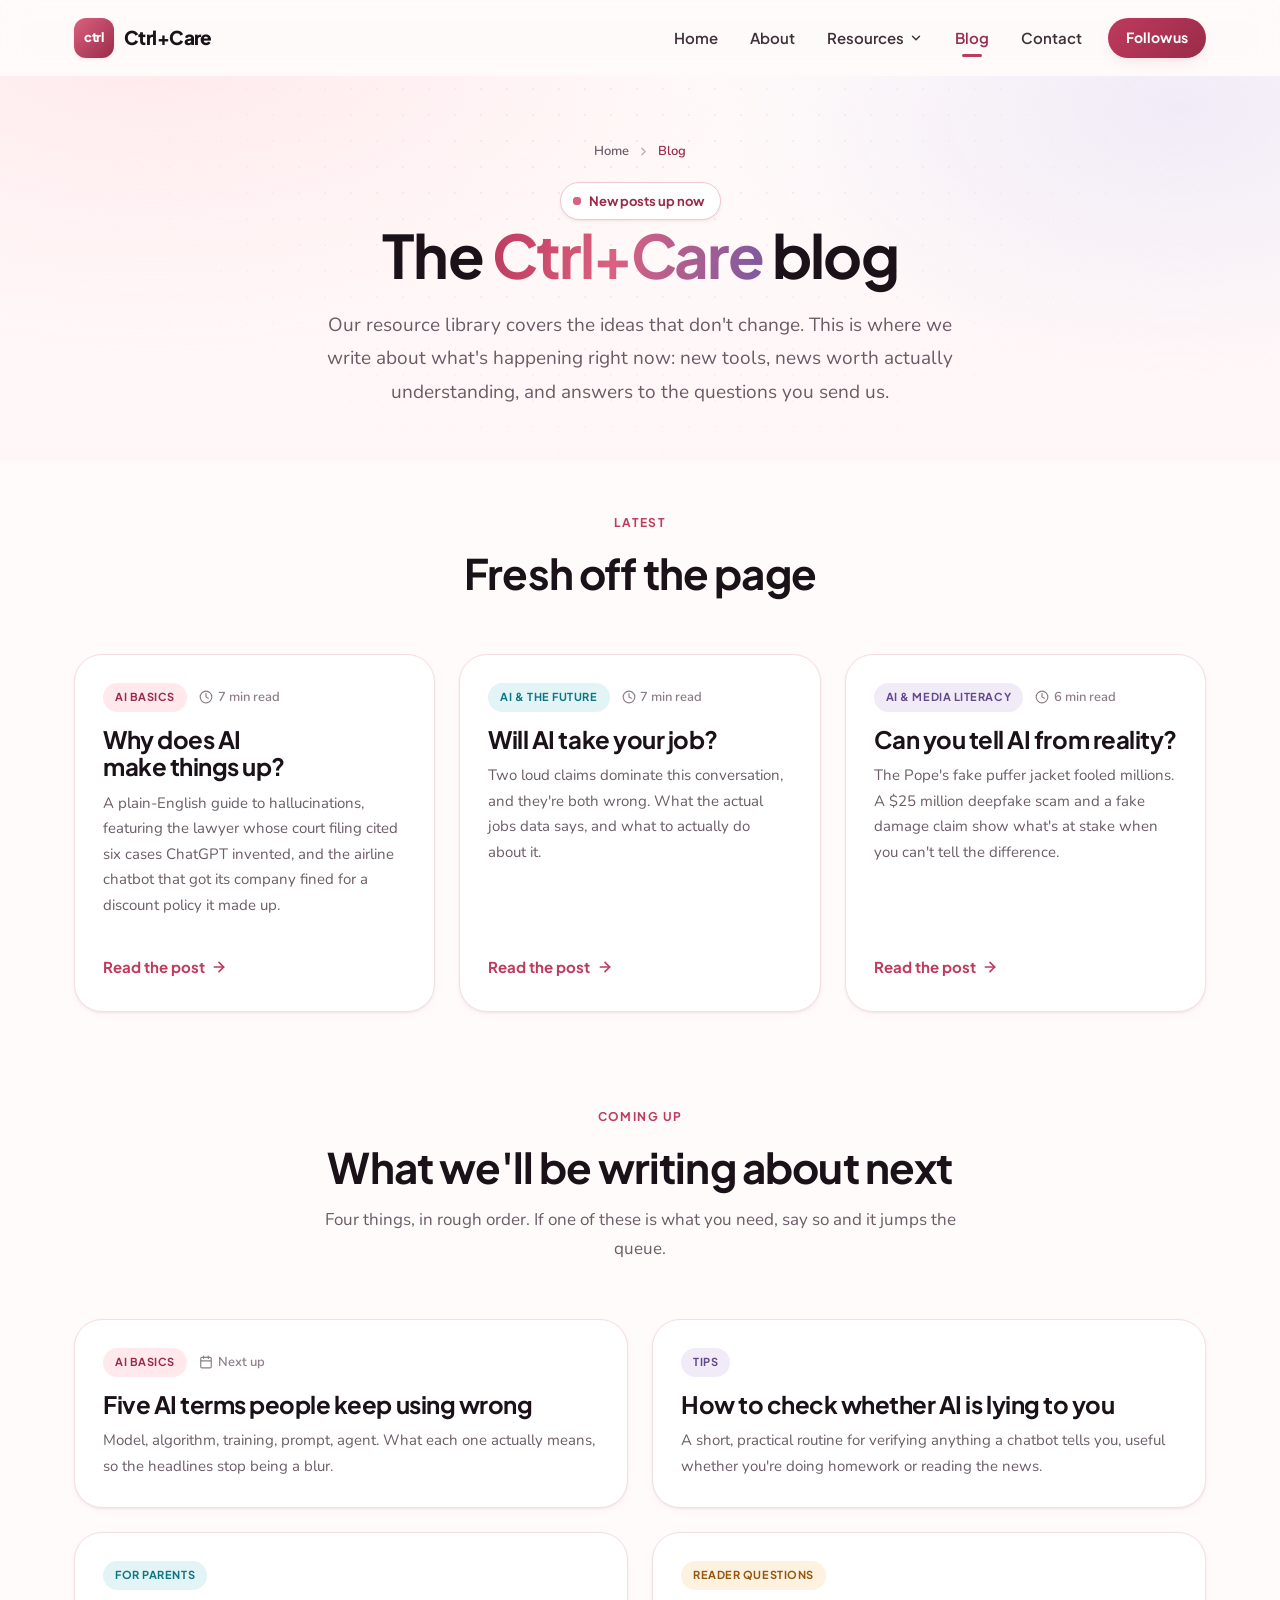
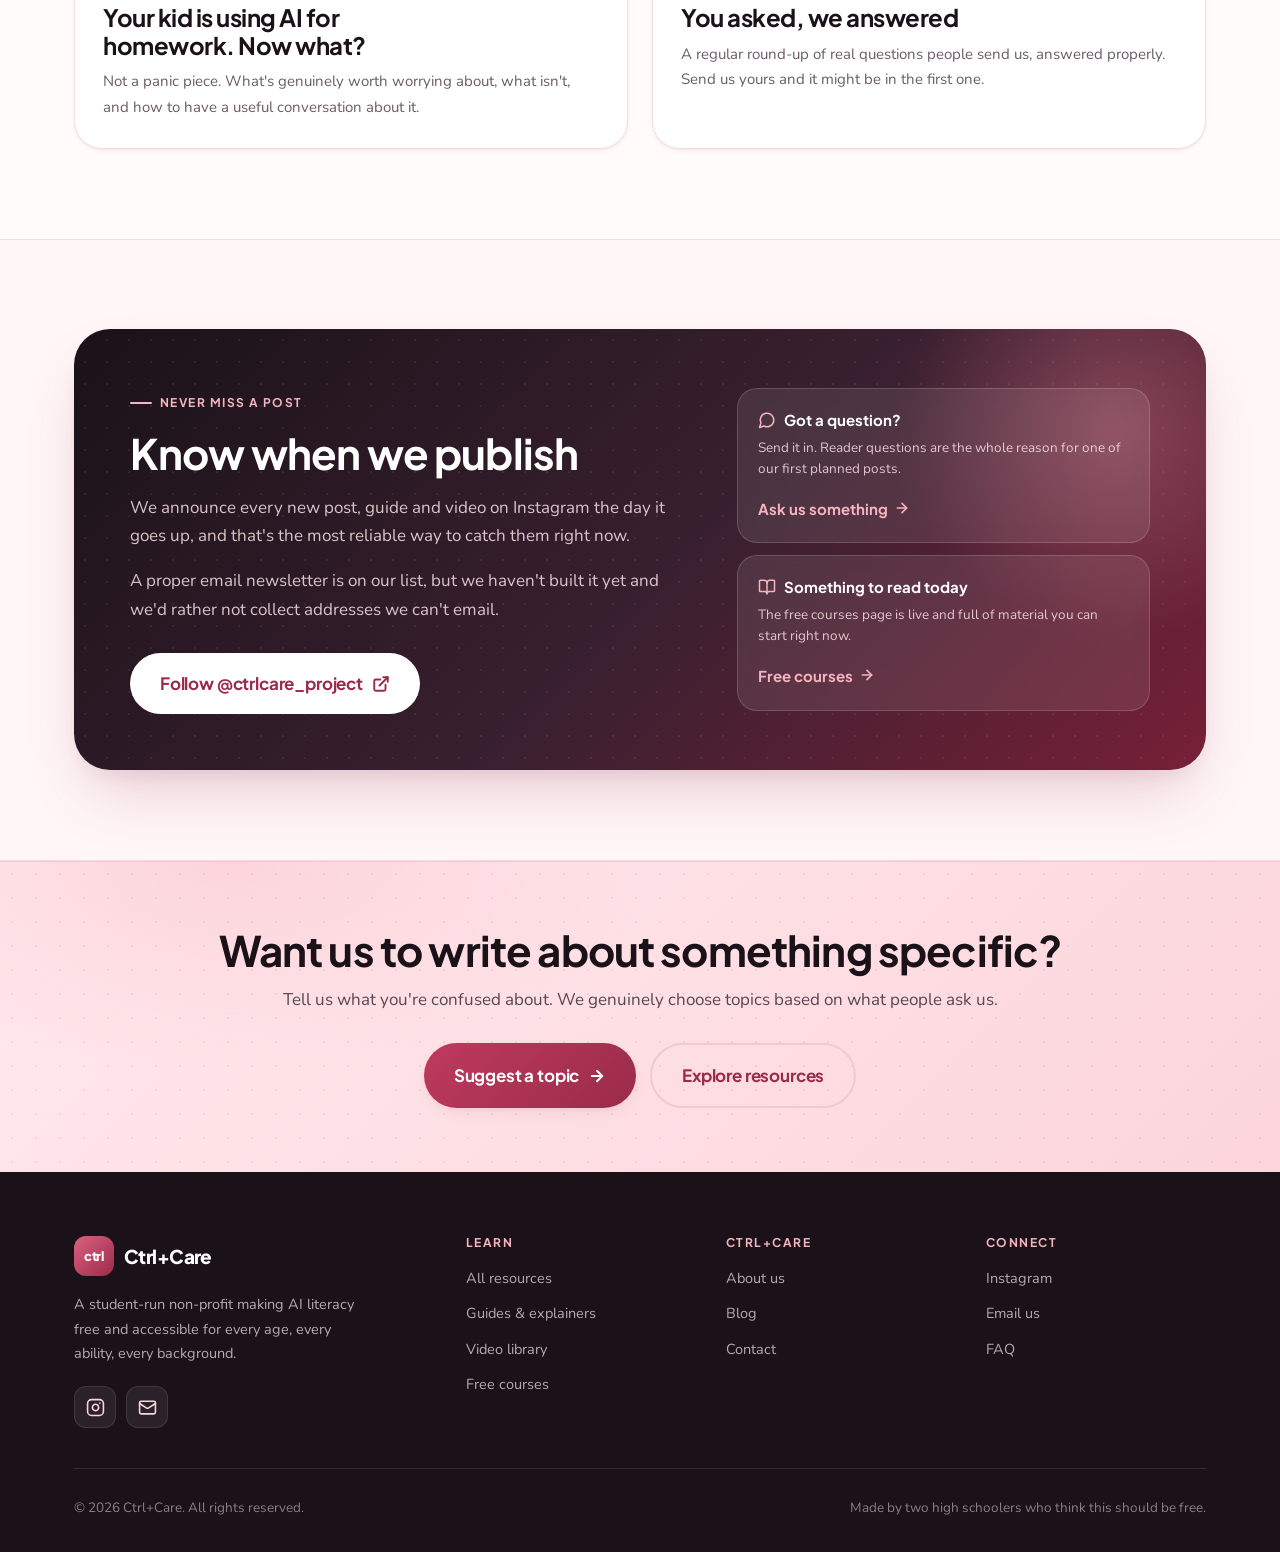
<file: blog.html>
<!DOCTYPE html>
<html lang="en">
<head>
  <meta charset="UTF-8">
  <meta name="viewport" content="width=device-width, initial-scale=1.0">
  <title>Blog | Ctrl+Care</title>
  <meta name="description" content="The Ctrl+Care blog: AI news worth understanding, answers to questions readers send in, and plain-English takes on the tools everyone is suddenly using.">
  <link rel="stylesheet" href="styles.css">
</head>
<body>
  <a class="skip-link" href="#main">Skip to content</a>

  <!-- ============================ Navigation ============================ -->
  <nav class="nav">
    <div class="container nav-container">
      <a href="index.html" class="nav-logo">
        <span class="nav-logo-mark">ctrl</span>
        <span class="nav-brand">Ctrl+Care</span>
      </a>

      <div class="nav-links">
        <a class="nav-link" href="index.html">Home</a>
        <a class="nav-link" href="about.html">About</a>

        <div class="nav-item">
          <a class="nav-link" href="resources.html">
            Resources
            <svg class="nav-caret" width="14" height="14" viewBox="0 0 24 24" fill="none" stroke="currentColor" stroke-width="2.5" stroke-linecap="round" stroke-linejoin="round" aria-hidden="true"><path d="m6 9 6 6 6-6"/></svg>
          </a>
          <div class="nav-dropdown">
            <a class="nav-drop-item" href="resources-guides.html">
              <span class="nav-drop-icon">
                <svg viewBox="0 0 24 24" fill="none" stroke="currentColor" stroke-width="2" stroke-linecap="round" stroke-linejoin="round" aria-hidden="true"><path d="M12 7v14"/><path d="M3 18a1 1 0 0 1-1-1V4a1 1 0 0 1 1-1h5a4 4 0 0 1 4 4 4 4 0 0 1 4-4h5a1 1 0 0 1 1 1v13a1 1 0 0 1-1 1h-6a3 3 0 0 0-3 3 3 3 0 0 0-3-3z"/></svg>
              </span>
              <span>
                <span class="nav-drop-title">Guides &amp; Explainers</span>
                <span class="nav-drop-desc">Written walkthroughs of AI concepts, in plain English</span>
              </span>
            </a>
            <a class="nav-drop-item" href="resources-videos.html">
              <span class="nav-drop-icon plum">
                <svg viewBox="0 0 24 24" fill="none" stroke="currentColor" stroke-width="2" stroke-linecap="round" stroke-linejoin="round" aria-hidden="true"><path d="m16 13 5.223 3.482a.5.5 0 0 0 .777-.416V7.87a.5.5 0 0 0-.752-.432L16 10.5"/><rect x="2" y="6" width="14" height="12" rx="2"/></svg>
              </span>
              <span>
                <span class="nav-drop-title">Video Library</span>
                <span class="nav-drop-desc">Short videos we make, explaining one idea at a time</span>
              </span>
            </a>
            <a class="nav-drop-item" href="resources-courses.html">
              <span class="nav-drop-icon teal">
                <svg viewBox="0 0 24 24" fill="none" stroke="currentColor" stroke-width="2" stroke-linecap="round" stroke-linejoin="round" aria-hidden="true"><path d="M21.42 10.922a1 1 0 0 0-.019-1.838L12.83 5.18a2 2 0 0 0-1.66 0L2.6 9.08a1 1 0 0 0 0 1.832l8.57 3.908a2 2 0 0 0 1.66 0z"/><path d="M22 10v6"/><path d="M6 12.5V16a6 3 0 0 0 12 0v-3.5"/></svg>
              </span>
              <span>
                <span class="nav-drop-title">Free Courses</span>
                <span class="nav-drop-desc">The best no-cost courses and channels, curated</span>
              </span>
            </a>
          </div>
        </div>

        <a class="nav-link" href="blog.html" aria-current="page">Blog</a>
        <a class="nav-link" href="contact.html">Contact</a>
        <a class="btn btn-primary btn-sm nav-cta" href="https://www.instagram.com/ctrlcare_project/" target="_blank" rel="noopener noreferrer">Follow us</a>
      </div>

      <button class="nav-toggle" type="button" aria-expanded="false" aria-controls="mobile-menu" aria-label="Open menu">
        <span class="nav-toggle-bars" aria-hidden="true"><span></span><span></span><span></span></span>
      </button>
    </div>
  </nav>

  <div class="mobile-menu" id="mobile-menu">
    <a class="mobile-link" href="index.html">Home</a>
    <a class="mobile-link" href="about.html">About</a>
    <a class="mobile-link" href="resources.html">Resources</a>
    <a class="mobile-sub" href="resources-guides.html">
      <svg viewBox="0 0 24 24" fill="none" stroke="currentColor" stroke-width="2" stroke-linecap="round" stroke-linejoin="round" aria-hidden="true"><path d="m9 18 6-6-6-6"/></svg> Guides &amp; Explainers
    </a>
    <a class="mobile-sub" href="resources-videos.html">
      <svg viewBox="0 0 24 24" fill="none" stroke="currentColor" stroke-width="2" stroke-linecap="round" stroke-linejoin="round" aria-hidden="true"><path d="m9 18 6-6-6-6"/></svg> Video Library
    </a>
    <a class="mobile-sub" href="resources-courses.html">
      <svg viewBox="0 0 24 24" fill="none" stroke="currentColor" stroke-width="2" stroke-linecap="round" stroke-linejoin="round" aria-hidden="true"><path d="m9 18 6-6-6-6"/></svg> Free Courses
    </a>
    <a class="mobile-link" href="blog.html" aria-current="page">Blog</a>
    <a class="mobile-link" href="contact.html">Contact</a>
    <a class="btn btn-primary btn-lg" href="https://www.instagram.com/ctrlcare_project/" target="_blank" rel="noopener noreferrer">Follow @ctrlcare_project</a>
  </div>

  <main id="main">

    <!-- ============================== Hero ============================== -->
    <section class="hero hero-page">
      <div class="container">
        <nav class="breadcrumb" aria-label="Breadcrumb">
          <a href="index.html">Home</a>
          <svg viewBox="0 0 24 24" fill="none" stroke="currentColor" stroke-width="2.5" stroke-linecap="round" stroke-linejoin="round" aria-hidden="true"><path d="m9 18 6-6-6-6"/></svg>
          <span aria-current="page">Blog</span>
        </nav>

        <span class="badge">
          <span class="badge-dot" aria-hidden="true"></span>
          New posts up now
        </span>

        <h1 class="hero-title">The <span class="grad-text">Ctrl+Care</span> blog</h1>
        <p class="hero-sub lede">
          Our resource library covers the ideas that don't change. This is where we write
          about what's happening right now: new tools, news worth actually
          understanding, and answers to the questions you send us.
        </p>
      </div>
    </section>

    <!-- =========================== Featured posts =========================== -->
    <section class="section section-tight section-flush-b">
      <div class="container">
        <div class="section-head" data-reveal>
          <span class="eyebrow">Latest</span>
          <h2>Fresh off the page</h2>
        </div>

        <div class="grid grid-3" data-reveal-group>
          <a href="blog-ai-hallucinations.html" class="card" style="text-decoration: none;">
            <div class="card-meta">
              <span class="pill">AI basics</span>
              <span class="meta-text">
                <svg viewBox="0 0 24 24" fill="none" stroke="currentColor" stroke-width="2" stroke-linecap="round" stroke-linejoin="round" aria-hidden="true"><circle cx="12" cy="12" r="10"/><polyline points="12 6 12 12 16 14"/></svg>
                7 min read
              </span>
            </div>
            <h3>Why does AI make things up?</h3>
            <p>
              A plain-English guide to hallucinations, featuring the lawyer whose court filing
              cited six cases ChatGPT invented, and the airline chatbot that got its company
              fined for a discount policy it made up.
            </p>
            <div class="card-foot">
              <span class="link-arrow" style="color: var(--rose-600);">
                Read the post
                <svg viewBox="0 0 24 24" fill="none" stroke="currentColor" stroke-width="2.5" stroke-linecap="round" stroke-linejoin="round" aria-hidden="true"><path d="M5 12h14"/><path d="m12 5 7 7-7 7"/></svg>
              </span>
            </div>
          </a>

          <a href="blog-ai-and-jobs.html" class="card" style="text-decoration: none;">
            <div class="card-meta">
              <span class="pill pill-teal">AI &amp; the future</span>
              <span class="meta-text">
                <svg viewBox="0 0 24 24" fill="none" stroke="currentColor" stroke-width="2" stroke-linecap="round" stroke-linejoin="round" aria-hidden="true"><circle cx="12" cy="12" r="10"/><polyline points="12 6 12 12 16 14"/></svg>
                7 min read
              </span>
            </div>
            <h3>Will AI take your job?</h3>
            <p>
              Two loud claims dominate this conversation, and they're both wrong. What the
              actual jobs data says, and what to actually do about it.
            </p>
            <div class="card-foot">
              <span class="link-arrow" style="color: var(--rose-600);">
                Read the post
                <svg viewBox="0 0 24 24" fill="none" stroke="currentColor" stroke-width="2.5" stroke-linecap="round" stroke-linejoin="round" aria-hidden="true"><path d="M5 12h14"/><path d="m12 5 7 7-7 7"/></svg>
              </span>
            </div>
          </a>

          <a href="blog-ai-vs-real.html" class="card" style="text-decoration: none;">
            <div class="card-meta">
              <span class="pill pill-plum">AI &amp; media literacy</span>
              <span class="meta-text">
                <svg viewBox="0 0 24 24" fill="none" stroke="currentColor" stroke-width="2" stroke-linecap="round" stroke-linejoin="round" aria-hidden="true"><circle cx="12" cy="12" r="10"/><polyline points="12 6 12 12 16 14"/></svg>
                6 min read
              </span>
            </div>
            <h3>Can you tell AI from reality?</h3>
            <p>
              The Pope's fake puffer jacket fooled millions. A $25 million deepfake scam and
              a fake damage claim show what's at stake when you can't tell the difference.
            </p>
            <div class="card-foot">
              <span class="link-arrow" style="color: var(--rose-600);">
                Read the post
                <svg viewBox="0 0 24 24" fill="none" stroke="currentColor" stroke-width="2.5" stroke-linecap="round" stroke-linejoin="round" aria-hidden="true"><path d="M5 12h14"/><path d="m12 5 7 7-7 7"/></svg>
              </span>
            </div>
          </a>
        </div>
      </div>
    </section>

    <!-- ========================= Coming up ========================= -->
    <section class="section">
      <div class="container">
        <div class="section-head" data-reveal>
          <span class="eyebrow">Coming up</span>
          <h2>What we'll be writing about next</h2>
          <p>Four things, in rough order. If one of these is what you need, say so and it jumps the queue.</p>
        </div>

        <div class="grid grid-2" data-reveal-group>
          <article class="card">
            <div class="card-meta">
              <span class="pill">AI basics</span>
              <span class="meta-text">
                <svg viewBox="0 0 24 24" fill="none" stroke="currentColor" stroke-width="2" stroke-linecap="round" stroke-linejoin="round" aria-hidden="true"><path d="M8 2v4"/><path d="M16 2v4"/><rect width="18" height="18" x="3" y="4" rx="2"/><path d="M3 10h18"/></svg>
                Next up
              </span>
            </div>
            <h3>Five AI terms people keep using wrong</h3>
            <p>
              Model, algorithm, training, prompt, agent. What each one actually means, so the
              headlines stop being a blur.
            </p>
          </article>

          <article class="card">
            <div class="card-meta">
              <span class="pill pill-plum">Tips</span>
            </div>
            <h3>How to check whether AI is lying to you</h3>
            <p>
              A short, practical routine for verifying anything a chatbot tells you,
              useful whether you're doing homework or reading the news.
            </p>
          </article>

          <article class="card">
            <div class="card-meta">
              <span class="pill pill-teal">For parents</span>
            </div>
            <h3>Your kid is using AI for homework. Now what?</h3>
            <p>
              Not a panic piece. What's genuinely worth worrying about, what isn't, and how to
              have a useful conversation about it.
            </p>
          </article>

          <article class="card">
            <div class="card-meta">
              <span class="pill pill-amber">Reader questions</span>
            </div>
            <h3>You asked, we answered</h3>
            <p>
              A regular round-up of real questions people send us, answered properly. Send us
              yours and it might be in the first one.
            </p>
          </article>
        </div>
      </div>
    </section>

    <!-- =========================== Newsletter =========================== -->
    <section class="section section-sunk">
      <div class="container">
        <div class="panel" data-reveal>
          <div class="panel-split">
            <div>
              <span class="eyebrow">Never miss a post</span>
              <h2>Know when we publish</h2>
              <p class="mt-2">
                We announce every new post, guide and video on Instagram the day it goes up,
                and that's the most reliable way to catch them right now.
              </p>
              <p>
                A proper email newsletter is on our list, but we haven't built it yet and we'd
                rather not collect addresses we can't email.
              </p>
              <div class="hero-actions mt-3" style="margin-bottom: 0;">
                <a class="btn btn-soft btn-lg" href="https://www.instagram.com/ctrlcare_project/" target="_blank" rel="noopener noreferrer">
                  Follow @ctrlcare_project
                  <svg viewBox="0 0 24 24" fill="none" stroke="currentColor" stroke-width="2.5" stroke-linecap="round" stroke-linejoin="round" aria-hidden="true"><path d="M15 3h6v6"/><path d="M10 14 21 3"/><path d="M18 13v6a2 2 0 0 1-2 2H5a2 2 0 0 1-2-2V8a2 2 0 0 1 2-2h6"/></svg>
                </a>
              </div>
            </div>

            <div class="stack-sm">
              <div class="glass">
                <span class="glass-title">
                  <svg viewBox="0 0 24 24" fill="none" stroke="currentColor" stroke-width="2" stroke-linecap="round" stroke-linejoin="round" aria-hidden="true"><path d="M7.9 20A9 9 0 1 0 4 16.1L2 22Z"/></svg>
                  Got a question?
                </span>
                <p>
                  Send it in. Reader questions are the whole reason for one of our first
                  planned posts.
                </p>
                <a class="link-arrow mt-2" href="contact.html" style="color: var(--rose-300);">
                  Ask us something
                  <svg viewBox="0 0 24 24" fill="none" stroke="currentColor" stroke-width="2.5" stroke-linecap="round" stroke-linejoin="round" aria-hidden="true"><path d="M5 12h14"/><path d="m12 5 7 7-7 7"/></svg>
                </a>
              </div>
              <div class="glass">
                <span class="glass-title">
                  <svg viewBox="0 0 24 24" fill="none" stroke="currentColor" stroke-width="2" stroke-linecap="round" stroke-linejoin="round" aria-hidden="true"><path d="M12 7v14"/><path d="M3 18a1 1 0 0 1-1-1V4a1 1 0 0 1 1-1h5a4 4 0 0 1 4 4 4 4 0 0 1 4-4h5a1 1 0 0 1 1 1v13a1 1 0 0 1-1 1h-6a3 3 0 0 0-3 3 3 3 0 0 0-3-3z"/></svg>
                  Something to read today
                </span>
                <p>The free courses page is live and full of material you can start right now.</p>
                <a class="link-arrow mt-2" href="resources-courses.html" style="color: var(--rose-300);">
                  Free courses
                  <svg viewBox="0 0 24 24" fill="none" stroke="currentColor" stroke-width="2.5" stroke-linecap="round" stroke-linejoin="round" aria-hidden="true"><path d="M5 12h14"/><path d="m12 5 7 7-7 7"/></svg>
                </a>
              </div>
            </div>
          </div>
        </div>
      </div>
    </section>

    <!-- ============================== CTA ============================== -->
    <section class="cta">
      <div class="container">
        <h2>Want us to write about something specific?</h2>
        <p>
          Tell us what you're confused about. We genuinely choose topics based on what people
          ask us.
        </p>
        <div class="cta-actions">
          <a class="btn btn-primary btn-lg" href="contact.html">
            Suggest a topic
            <svg class="btn-arrow" viewBox="0 0 24 24" fill="none" stroke="currentColor" stroke-width="2.5" stroke-linecap="round" stroke-linejoin="round" aria-hidden="true"><path d="M5 12h14"/><path d="m12 5 7 7-7 7"/></svg>
          </a>
          <a class="btn btn-outline btn-lg" href="resources.html">Explore resources</a>
        </div>
      </div>
    </section>
  </main>

  <!-- ============================== Footer ============================== -->
  <footer class="footer">
    <div class="container">
      <div class="footer-grid">
        <div>
          <div class="footer-brand-row">
            <span class="nav-logo-mark">ctrl</span>
            <span class="footer-brand">Ctrl+Care</span>
          </div>
          <p class="footer-about">
            A student-run non-profit making AI literacy free and accessible for every
            age, every ability, every background.
          </p>
          <div class="social-row">
            <a class="social" href="https://www.instagram.com/ctrlcare_project/" target="_blank" rel="noopener noreferrer" aria-label="Ctrl+Care on Instagram">
              <svg viewBox="0 0 24 24" fill="none" stroke="currentColor" stroke-width="2" stroke-linecap="round" stroke-linejoin="round" aria-hidden="true"><rect width="20" height="20" x="2" y="2" rx="5"/><path d="M16 11.37A4 4 0 1 1 12.63 8 4 4 0 0 1 16 11.37z"/><line x1="17.5" x2="17.5" y1="6.5" y2="6.5"/></svg>
            </a>
            <a class="social" href="mailto:ctrlcareproject@gmail.com" aria-label="Email Ctrl+Care">
              <svg viewBox="0 0 24 24" fill="none" stroke="currentColor" stroke-width="2" stroke-linecap="round" stroke-linejoin="round" aria-hidden="true"><rect width="20" height="16" x="2" y="4" rx="2"/><path d="m22 7-8.97 5.7a1.94 1.94 0 0 1-2.06 0L2 7"/></svg>
            </a>
          </div>
        </div>

        <div>
          <h4>Learn</h4>
          <ul class="footer-list">
            <li><a href="resources.html">All resources</a></li>
            <li><a href="resources-guides.html">Guides &amp; explainers</a></li>
            <li><a href="resources-videos.html">Video library</a></li>
            <li><a href="resources-courses.html">Free courses</a></li>
          </ul>
        </div>

        <div>
          <h4>Ctrl+Care</h4>
          <ul class="footer-list">
            <li><a href="about.html">About us</a></li>
            <li><a href="blog.html">Blog</a></li>
            <li><a href="contact.html">Contact</a></li>
          </ul>
        </div>

        <div>
          <h4>Connect</h4>
          <ul class="footer-list">
            <li><a href="https://www.instagram.com/ctrlcare_project/" target="_blank" rel="noopener noreferrer">Instagram</a></li>
            <li><a href="mailto:ctrlcareproject@gmail.com">Email us</a></li>
            <li><a href="contact.html#faq">FAQ</a></li>
          </ul>
        </div>
      </div>

      <div class="footer-bottom">
        <span>&copy; 2026 Ctrl+Care. All rights reserved.</span>
        <span>Made by two high schoolers who think this should be free.</span>
      </div>
    </div>
  </footer>

  <script src="main.js"></script>
</body>
</html>
</file>
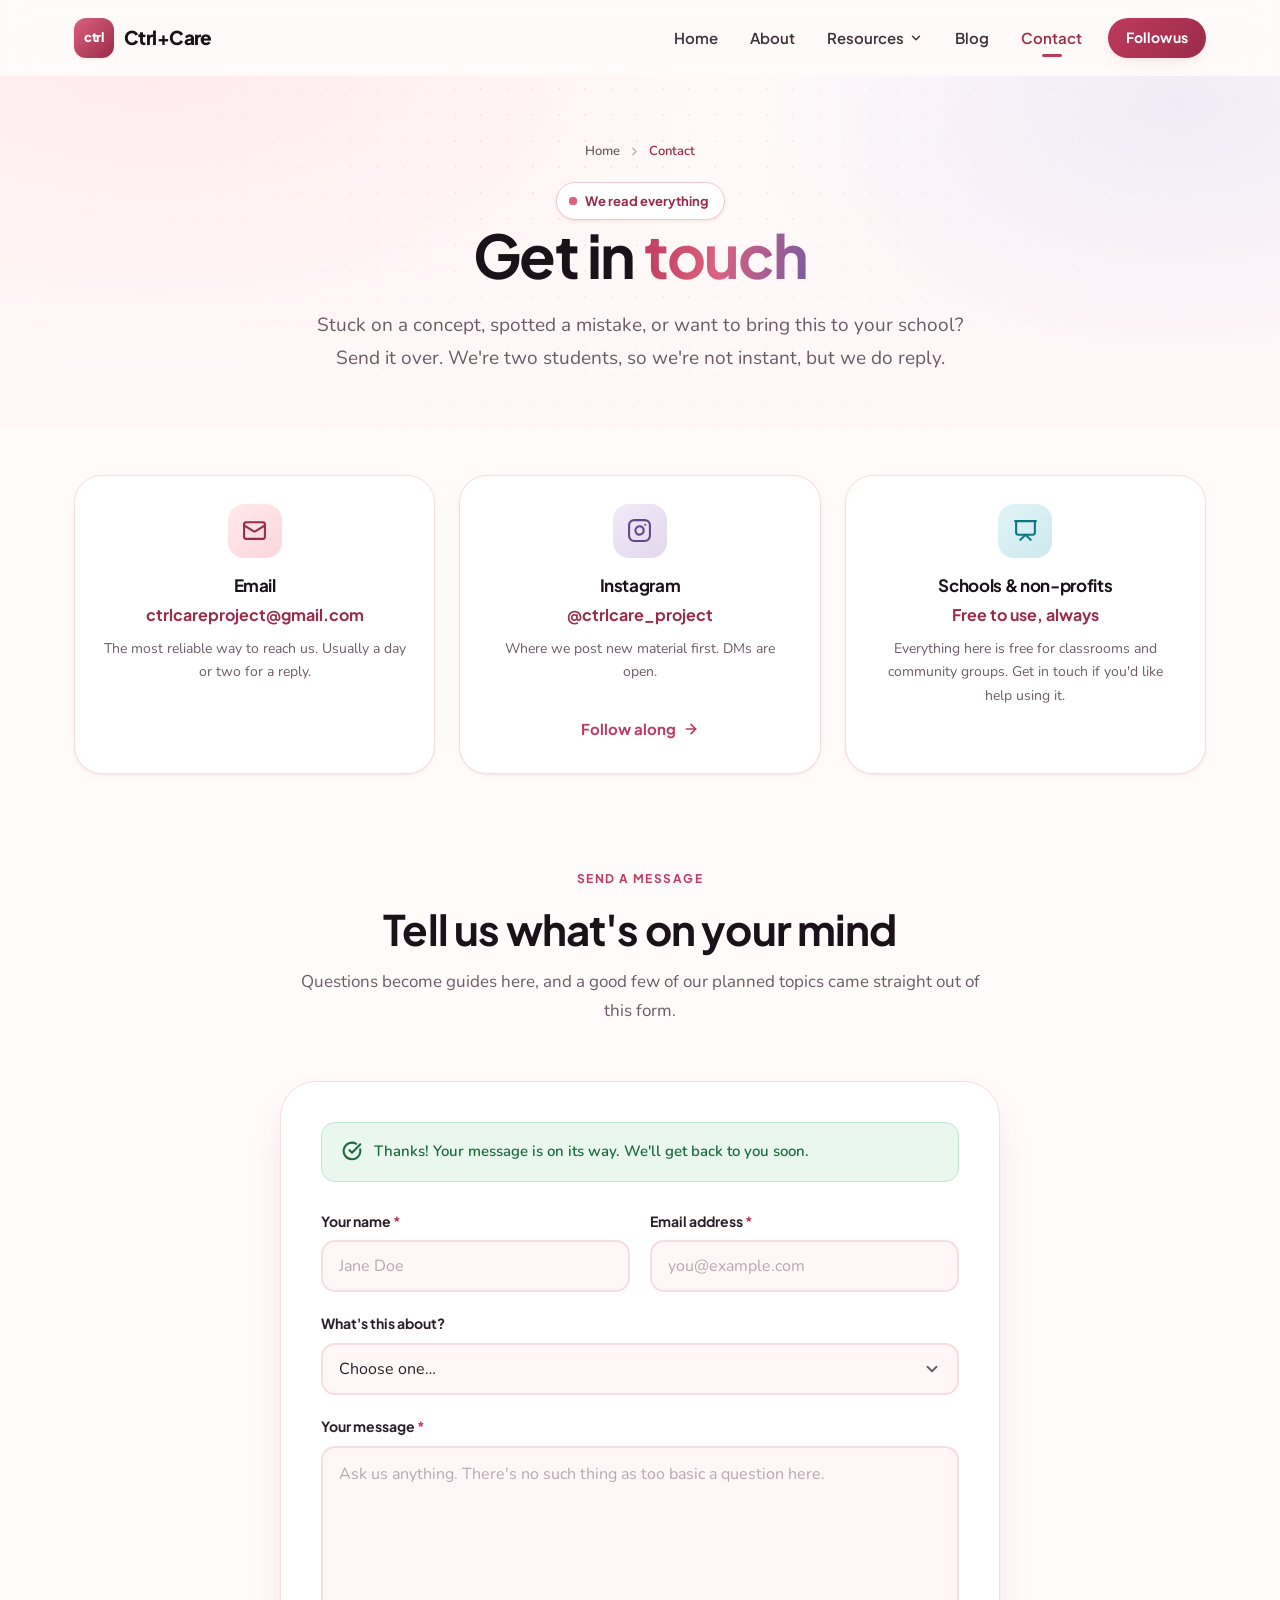
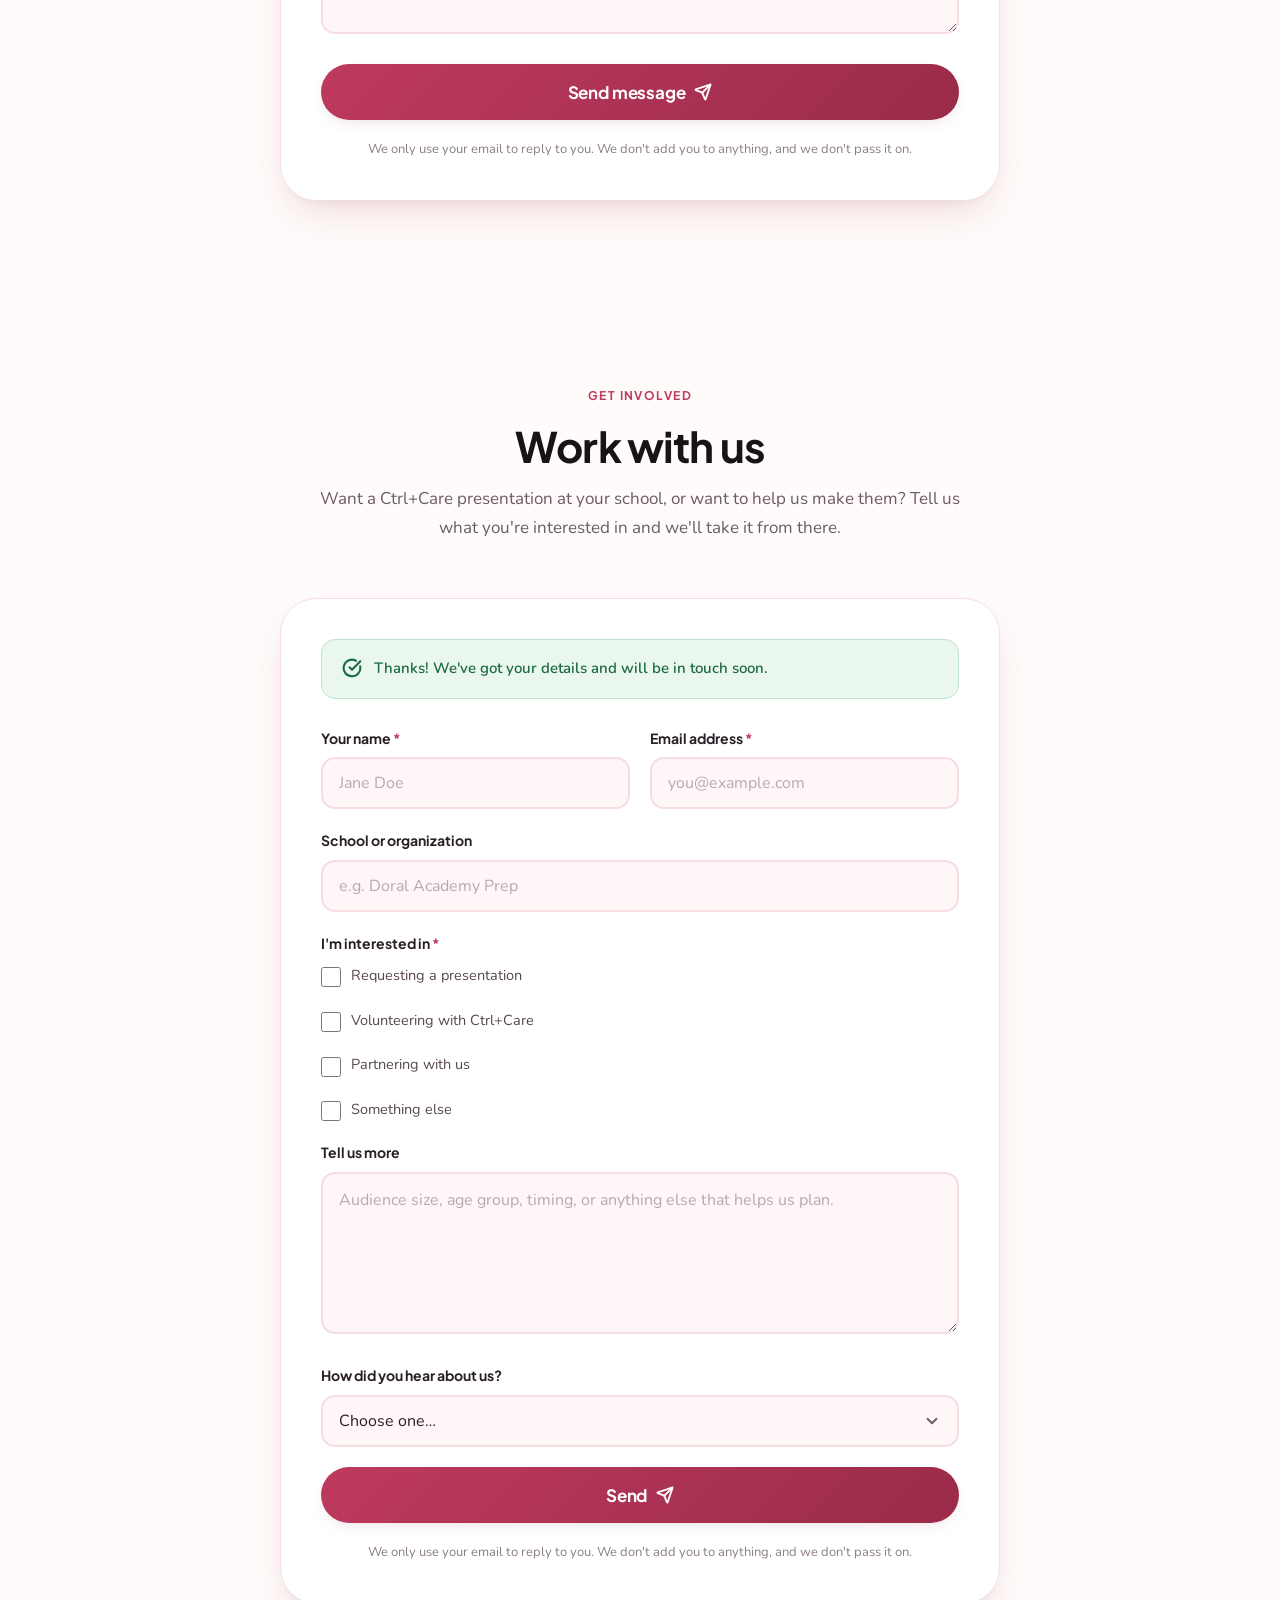
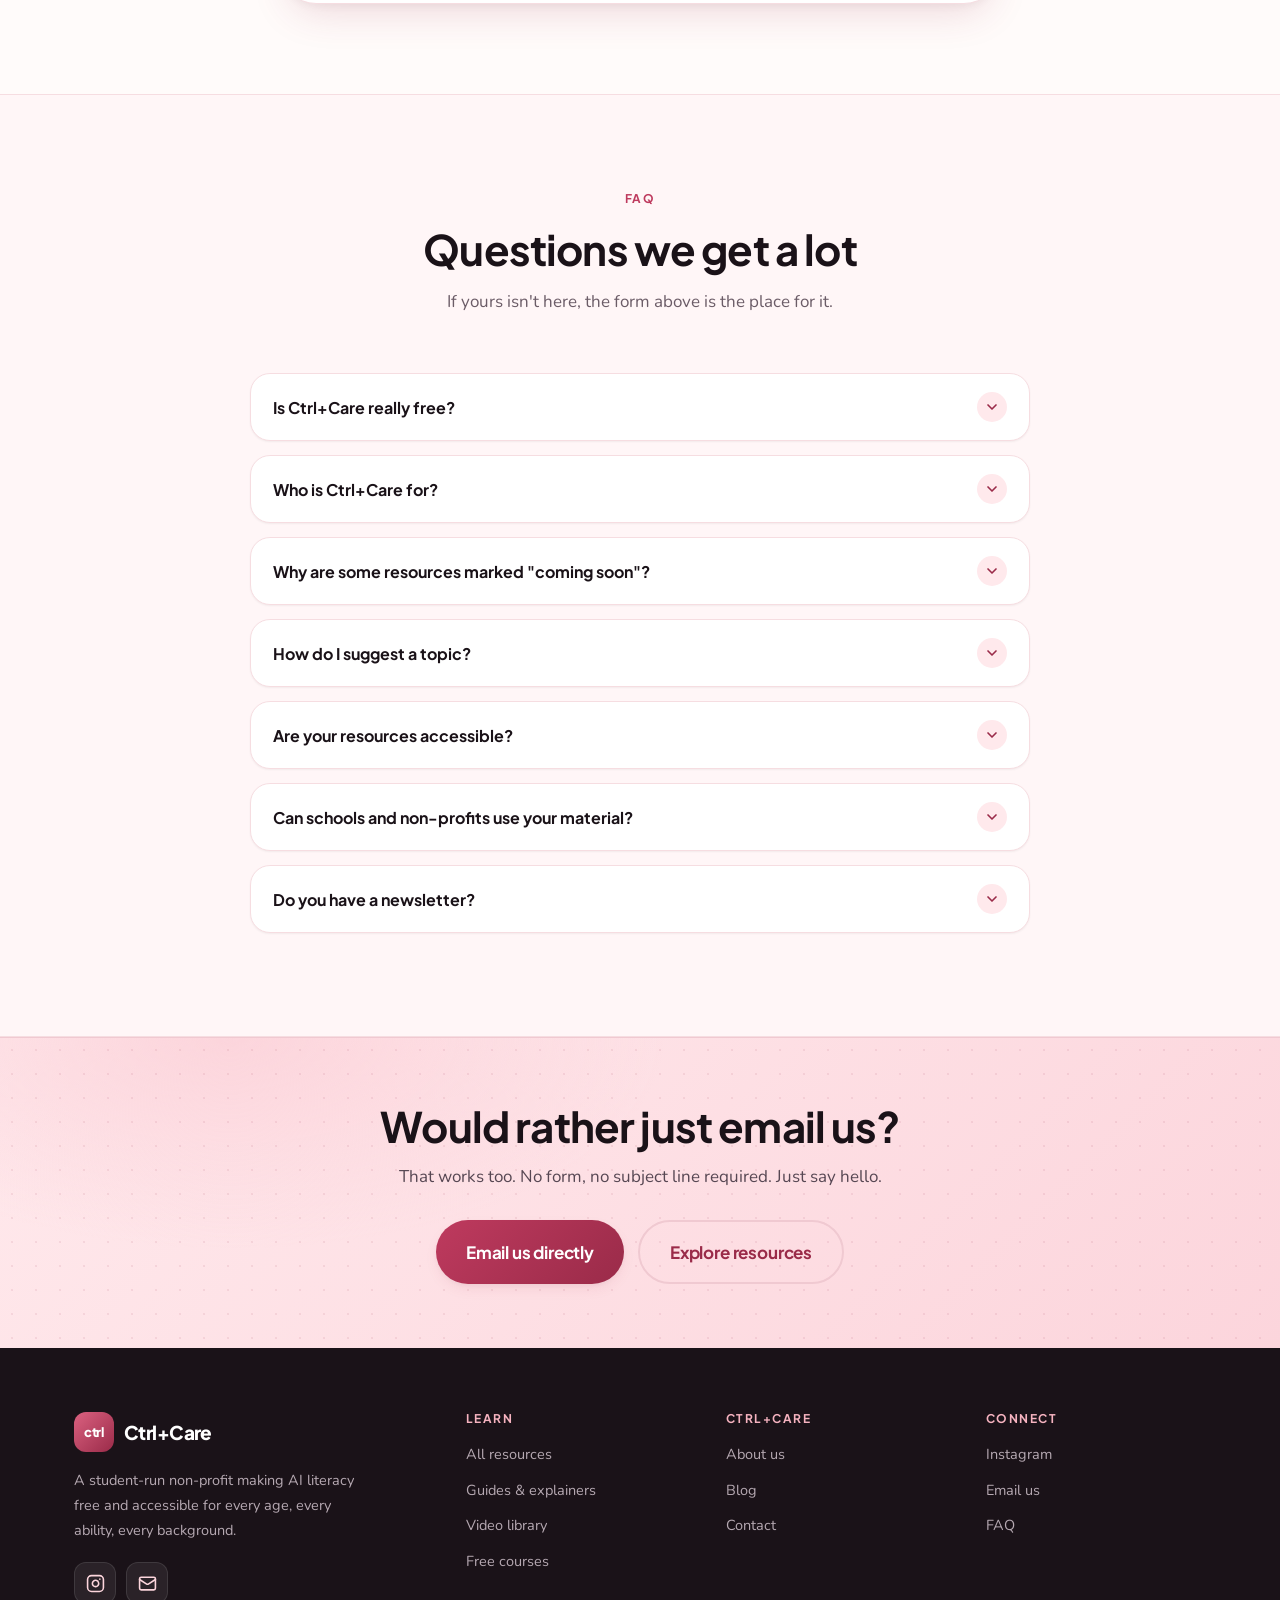
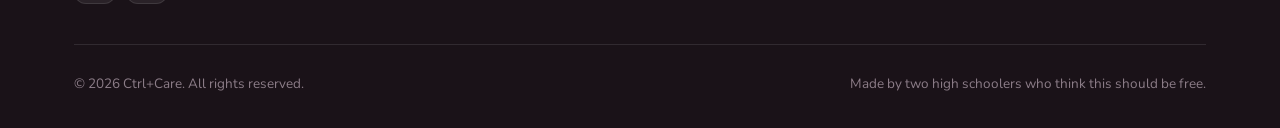
<file: contact.html>
<!DOCTYPE html>
<html lang="en">
<head>
  <meta charset="UTF-8">
  <meta name="viewport" content="width=device-width, initial-scale=1.0">
  <title>Contact | Ctrl+Care</title>
  <meta name="description" content="Get in touch with Ctrl+Care. Questions about AI, resource suggestions, or collaboration with schools and non-profits, and we read everything that comes in.">
  <link rel="stylesheet" href="styles.css">
</head>
<body>
  <a class="skip-link" href="#main">Skip to content</a>

  <!-- ============================ Navigation ============================ -->
  <nav class="nav">
    <div class="container nav-container">
      <a href="index.html" class="nav-logo">
        <span class="nav-logo-mark">ctrl</span>
        <span class="nav-brand">Ctrl+Care</span>
      </a>

      <div class="nav-links">
        <a class="nav-link" href="index.html">Home</a>
        <a class="nav-link" href="about.html">About</a>

        <div class="nav-item">
          <a class="nav-link" href="resources.html">
            Resources
            <svg class="nav-caret" width="14" height="14" viewBox="0 0 24 24" fill="none" stroke="currentColor" stroke-width="2.5" stroke-linecap="round" stroke-linejoin="round" aria-hidden="true"><path d="m6 9 6 6 6-6"/></svg>
          </a>
          <div class="nav-dropdown">
            <a class="nav-drop-item" href="resources-guides.html">
              <span class="nav-drop-icon">
                <svg viewBox="0 0 24 24" fill="none" stroke="currentColor" stroke-width="2" stroke-linecap="round" stroke-linejoin="round" aria-hidden="true"><path d="M12 7v14"/><path d="M3 18a1 1 0 0 1-1-1V4a1 1 0 0 1 1-1h5a4 4 0 0 1 4 4 4 4 0 0 1 4-4h5a1 1 0 0 1 1 1v13a1 1 0 0 1-1 1h-6a3 3 0 0 0-3 3 3 3 0 0 0-3-3z"/></svg>
              </span>
              <span>
                <span class="nav-drop-title">Guides &amp; Explainers</span>
                <span class="nav-drop-desc">Written walkthroughs of AI concepts, in plain English</span>
              </span>
            </a>
            <a class="nav-drop-item" href="resources-videos.html">
              <span class="nav-drop-icon plum">
                <svg viewBox="0 0 24 24" fill="none" stroke="currentColor" stroke-width="2" stroke-linecap="round" stroke-linejoin="round" aria-hidden="true"><path d="m16 13 5.223 3.482a.5.5 0 0 0 .777-.416V7.87a.5.5 0 0 0-.752-.432L16 10.5"/><rect x="2" y="6" width="14" height="12" rx="2"/></svg>
              </span>
              <span>
                <span class="nav-drop-title">Video Library</span>
                <span class="nav-drop-desc">Short videos we make, explaining one idea at a time</span>
              </span>
            </a>
            <a class="nav-drop-item" href="resources-courses.html">
              <span class="nav-drop-icon teal">
                <svg viewBox="0 0 24 24" fill="none" stroke="currentColor" stroke-width="2" stroke-linecap="round" stroke-linejoin="round" aria-hidden="true"><path d="M21.42 10.922a1 1 0 0 0-.019-1.838L12.83 5.18a2 2 0 0 0-1.66 0L2.6 9.08a1 1 0 0 0 0 1.832l8.57 3.908a2 2 0 0 0 1.66 0z"/><path d="M22 10v6"/><path d="M6 12.5V16a6 3 0 0 0 12 0v-3.5"/></svg>
              </span>
              <span>
                <span class="nav-drop-title">Free Courses</span>
                <span class="nav-drop-desc">The best no-cost courses and channels, curated</span>
              </span>
            </a>
          </div>
        </div>

        <a class="nav-link" href="blog.html">Blog</a>
        <a class="nav-link" href="contact.html" aria-current="page">Contact</a>
        <a class="btn btn-primary btn-sm nav-cta" href="https://www.instagram.com/ctrlcare_project/" target="_blank" rel="noopener noreferrer">Follow us</a>
      </div>

      <button class="nav-toggle" type="button" aria-expanded="false" aria-controls="mobile-menu" aria-label="Open menu">
        <span class="nav-toggle-bars" aria-hidden="true"><span></span><span></span><span></span></span>
      </button>
    </div>
  </nav>

  <div class="mobile-menu" id="mobile-menu">
    <a class="mobile-link" href="index.html">Home</a>
    <a class="mobile-link" href="about.html">About</a>
    <a class="mobile-link" href="resources.html">Resources</a>
    <a class="mobile-sub" href="resources-guides.html">
      <svg viewBox="0 0 24 24" fill="none" stroke="currentColor" stroke-width="2" stroke-linecap="round" stroke-linejoin="round" aria-hidden="true"><path d="m9 18 6-6-6-6"/></svg> Guides &amp; Explainers
    </a>
    <a class="mobile-sub" href="resources-videos.html">
      <svg viewBox="0 0 24 24" fill="none" stroke="currentColor" stroke-width="2" stroke-linecap="round" stroke-linejoin="round" aria-hidden="true"><path d="m9 18 6-6-6-6"/></svg> Video Library
    </a>
    <a class="mobile-sub" href="resources-courses.html">
      <svg viewBox="0 0 24 24" fill="none" stroke="currentColor" stroke-width="2" stroke-linecap="round" stroke-linejoin="round" aria-hidden="true"><path d="m9 18 6-6-6-6"/></svg> Free Courses
    </a>
    <a class="mobile-link" href="blog.html">Blog</a>
    <a class="mobile-link" href="contact.html" aria-current="page">Contact</a>
    <a class="btn btn-primary btn-lg" href="https://www.instagram.com/ctrlcare_project/" target="_blank" rel="noopener noreferrer">Follow @ctrlcare_project</a>
  </div>

  <main id="main">

    <!-- ============================== Hero ============================== -->
    <section class="hero hero-page">
      <div class="container">
        <nav class="breadcrumb" aria-label="Breadcrumb">
          <a href="index.html">Home</a>
          <svg viewBox="0 0 24 24" fill="none" stroke="currentColor" stroke-width="2.5" stroke-linecap="round" stroke-linejoin="round" aria-hidden="true"><path d="m9 18 6-6-6-6"/></svg>
          <span aria-current="page">Contact</span>
        </nav>

        <span class="badge">
          <span class="badge-dot" aria-hidden="true"></span>
          We read everything
        </span>

        <h1 class="hero-title">Get in <span class="grad-text">touch</span></h1>
        <p class="hero-sub lede">
          Stuck on a concept, spotted a mistake, or want to bring this to your school? Send
          it over. We're two students, so we're not instant, but we do reply.
        </p>
      </div>
    </section>

    <!-- ========================= Contact methods ========================= -->
    <section class="section section-tight section-flush-b">
      <div class="container">
        <div class="grid grid-3" data-reveal-group>
          <div class="contact-card">
            <span class="card-icon" aria-hidden="true">
              <svg viewBox="0 0 24 24" fill="none" stroke="currentColor" stroke-width="2" stroke-linecap="round" stroke-linejoin="round"><rect width="20" height="16" x="2" y="4" rx="2"/><path d="m22 7-8.97 5.7a1.94 1.94 0 0 1-2.06 0L2 7"/></svg>
            </span>
            <h3>Email</h3>
            <a class="contact-value" href="mailto:ctrlcareproject@gmail.com">ctrlcareproject@gmail.com</a>
            <p class="mt-1">The most reliable way to reach us. Usually a day or two for a reply.</p>
          </div>

          <div class="contact-card">
            <span class="card-icon plum" aria-hidden="true">
              <svg viewBox="0 0 24 24" fill="none" stroke="currentColor" stroke-width="2" stroke-linecap="round" stroke-linejoin="round"><rect width="20" height="20" x="2" y="2" rx="5"/><path d="M16 11.37A4 4 0 1 1 12.63 8 4 4 0 0 1 16 11.37z"/><line x1="17.5" x2="17.5" y1="6.5" y2="6.5"/></svg>
            </span>
            <h3>Instagram</h3>
            <span class="contact-value">@ctrlcare_project</span>
            <p class="mt-1">Where we post new material first. DMs are open.</p>
            <div class="card-foot">
              <a class="link-arrow" href="https://www.instagram.com/ctrlcare_project/" target="_blank" rel="noopener noreferrer">
                Follow along
                <svg viewBox="0 0 24 24" fill="none" stroke="currentColor" stroke-width="2.5" stroke-linecap="round" stroke-linejoin="round" aria-hidden="true"><path d="M5 12h14"/><path d="m12 5 7 7-7 7"/></svg>
              </a>
            </div>
          </div>

          <div class="contact-card">
            <span class="card-icon teal" aria-hidden="true">
              <svg viewBox="0 0 24 24" fill="none" stroke="currentColor" stroke-width="2" stroke-linecap="round" stroke-linejoin="round"><path d="M2 3h20"/><path d="M21 3v11a2 2 0 0 1-2 2H5a2 2 0 0 1-2-2V3"/><path d="m7 21 5-5 5 5"/></svg>
            </span>
            <h3>Schools &amp; non-profits</h3>
            <span class="contact-value">Free to use, always</span>
            <p class="mt-1">
              Everything here is free for classrooms and community groups. Get in touch if
              you'd like help using it.
            </p>
          </div>
        </div>
      </div>
    </section>

    <!-- ============================== Form ============================== -->
    <section class="section">
      <div class="container">
        <div class="section-head" data-reveal>
          <span class="eyebrow">Send a message</span>
          <h2>Tell us what's on your mind</h2>
          <p>
            Questions become guides here, and a good few of our planned topics came
            straight out of this form.
          </p>
        </div>

        <form class="form-card mx-auto" style="max-width: 720px;" action="https://formspree.io/f/xlgoaeap" method="POST" data-reveal>
          <!-- Shown by the inline script below after a successful Formspree redirect -->
          <div class="alert" id="sent-alert" hidden>
            <svg viewBox="0 0 24 24" fill="none" stroke="currentColor" stroke-width="2.5" stroke-linecap="round" stroke-linejoin="round" aria-hidden="true"><path d="M21.801 10A10 10 0 1 1 17 3.335"/><path d="m9 11 3 3L22 4"/></svg>
            <span>Thanks! Your message is on its way. We'll get back to you soon.</span>
          </div>

          <input type="hidden" name="_next" value="https://ctrlcareproject.org/contact.html?sent=true">

          <div class="form-row">
            <div class="form-group">
              <label class="form-label" for="name">Your name <span class="req">*</span></label>
              <input class="form-input" type="text" id="name" name="name" placeholder="Jane Doe" required>
            </div>
            <div class="form-group">
              <label class="form-label" for="email">Email address <span class="req">*</span></label>
              <input class="form-input" type="email" id="email" name="email" placeholder="you@example.com" required>
            </div>
          </div>

          <div class="form-group">
            <label class="form-label" for="subject">What's this about?</label>
            <select class="form-select" id="subject" name="subject">
              <option value="">Choose one&hellip;</option>
              <option value="question">A question about AI</option>
              <option value="suggestion">A resource or topic suggestion</option>
              <option value="collaboration">Collaboration or partnership</option>
              <option value="classroom">Using this in a classroom</option>
              <option value="correction">Something on the site looks wrong</option>
              <option value="other">Something else</option>
            </select>
          </div>

          <div class="form-group">
            <label class="form-label" for="message">Your message <span class="req">*</span></label>
            <textarea class="form-textarea" id="message" name="message" rows="6" placeholder="Ask us anything. There's no such thing as too basic a question here." required></textarea>
          </div>

          <button class="btn btn-primary btn-lg btn-block" type="submit">
            Send message
            <svg viewBox="0 0 24 24" fill="none" stroke="currentColor" stroke-width="2.5" stroke-linecap="round" stroke-linejoin="round" aria-hidden="true"><path d="M14.536 21.686a.5.5 0 0 0 .937-.024l6.5-19a.496.496 0 0 0-.635-.635l-19 6.5a.5.5 0 0 0-.024.937l7.93 3.18a2 2 0 0 1 1.112 1.11z"/><path d="m21.854 2.147-10.94 10.939"/></svg>
          </button>

          <p class="form-note">
            We only use your email to reply to you. We don't add you to anything, and we
            don't pass it on.
          </p>
        </form>
      </div>
    </section>

    <!-- ========================== Interest form ========================== -->
    <section class="section" id="get-involved">
      <div class="container">
        <div class="section-head" data-reveal>
          <span class="eyebrow">Get involved</span>
          <h2>Work with us</h2>
          <p>
            Want a Ctrl+Care presentation at your school, or want to help us make
            them? Tell us what you're interested in and we'll take it from there.
          </p>
        </div>

        <form class="form-card mx-auto" style="max-width: 720px;" action="https://formspree.io/f/xlgoaeap" method="POST" data-reveal>
          <!-- Shown by the inline script below after a successful Formspree redirect -->
          <div class="alert" id="interest-sent-alert" hidden>
            <svg viewBox="0 0 24 24" fill="none" stroke="currentColor" stroke-width="2.5" stroke-linecap="round" stroke-linejoin="round" aria-hidden="true"><path d="M21.801 10A10 10 0 1 1 17 3.335"/><path d="m9 11 3 3L22 4"/></svg>
            <span>Thanks! We've got your details and will be in touch soon.</span>
          </div>

          <input type="hidden" name="_next" value="https://ctrlcareproject.org/contact.html?interest=sent">
          <input type="hidden" name="form_name" value="interest-form">

          <div class="form-row">
            <div class="form-group">
              <label class="form-label" for="interest-name">Your name <span class="req">*</span></label>
              <input class="form-input" type="text" id="interest-name" name="name" placeholder="Jane Doe" required>
            </div>
            <div class="form-group">
              <label class="form-label" for="interest-email">Email address <span class="req">*</span></label>
              <input class="form-input" type="email" id="interest-email" name="email" placeholder="you@example.com" required>
            </div>
          </div>

          <div class="form-group">
            <label class="form-label" for="interest-org">School or organization</label>
            <input class="form-input" type="text" id="interest-org" name="organization" placeholder="e.g. Doral Academy Prep">
          </div>

          <div class="form-group">
            <span class="form-label">I'm interested in <span class="req">*</span></span>
            <div class="form-check">
              <input type="checkbox" id="interest-presentation" name="interest" value="presentation" required>
              <label for="interest-presentation">Requesting a presentation</label>
            </div>
            <div class="form-check">
              <input type="checkbox" id="interest-volunteer" name="interest" value="volunteer">
              <label for="interest-volunteer">Volunteering with Ctrl+Care</label>
            </div>
            <div class="form-check">
              <input type="checkbox" id="interest-partner" name="interest" value="partner">
              <label for="interest-partner">Partnering with us</label>
            </div>
            <div class="form-check">
              <input type="checkbox" id="interest-other" name="interest" value="other">
              <label for="interest-other">Something else</label>
            </div>
          </div>

          <div class="form-group">
            <label class="form-label" for="interest-details">Tell us more</label>
            <textarea class="form-textarea" id="interest-details" name="details" rows="5" placeholder="Audience size, age group, timing, or anything else that helps us plan."></textarea>
          </div>

          <div class="form-group">
            <label class="form-label" for="interest-source">How did you hear about us?</label>
            <select class="form-select" id="interest-source" name="source">
              <option value="">Choose one&hellip;</option>
              <option value="instagram">Instagram</option>
              <option value="google">Google</option>
              <option value="school">School</option>
              <option value="word-of-mouth">Word of mouth</option>
              <option value="other">Other</option>
            </select>
          </div>

          <button class="btn btn-primary btn-lg btn-block" type="submit">
            Send
            <svg viewBox="0 0 24 24" fill="none" stroke="currentColor" stroke-width="2.5" stroke-linecap="round" stroke-linejoin="round" aria-hidden="true"><path d="M14.536 21.686a.5.5 0 0 0 .937-.024l6.5-19a.496.496 0 0 0-.635-.635l-19 6.5a.5.5 0 0 0-.024.937l7.93 3.18a2 2 0 0 1 1.112 1.11z"/><path d="m21.854 2.147-10.94 10.939"/></svg>
          </button>

          <p class="form-note">
            We only use your email to reply to you. We don't add you to anything, and we
            don't pass it on.
          </p>
        </form>
      </div>
    </section>

    <!-- =============================== FAQ =============================== -->
    <section class="section section-sunk" id="faq">
      <div class="container">
        <div class="section-head" data-reveal>
          <span class="eyebrow">FAQ</span>
          <h2>Questions we get a lot</h2>
          <p>If yours isn't here, the form above is the place for it.</p>
        </div>

        <div class="faq" data-reveal>
          <div class="faq-item">
            <button class="faq-q" type="button" aria-expanded="false" aria-controls="faq-1">
              Is Ctrl+Care really free?
              <span class="faq-icon" aria-hidden="true">
                <svg viewBox="0 0 24 24" fill="none" stroke="currentColor" stroke-width="2.5" stroke-linecap="round" stroke-linejoin="round"><path d="m6 9 6 6 6-6"/></svg>
              </span>
            </button>
            <div class="faq-panel" id="faq-1">
              <div>
                <div class="faq-body">
                  <p>
                    Yes, and it stays that way. There's no paid tier planned, no ads, and
                    nothing locked behind a sign-up. We're a non-profit run by two high school
                    students, and charging for this would defeat the entire point of
                    starting it.
                  </p>
                </div>
              </div>
            </div>
          </div>

          <div class="faq-item">
            <button class="faq-q" type="button" aria-expanded="false" aria-controls="faq-2">
              Who is Ctrl+Care for?
              <span class="faq-icon" aria-hidden="true">
                <svg viewBox="0 0 24 24" fill="none" stroke="currentColor" stroke-width="2.5" stroke-linecap="round" stroke-linejoin="round"><path d="m6 9 6 6 6-6"/></svg>
              </span>
            </button>
            <div class="faq-panel" id="faq-2">
              <div>
                <div class="faq-body">
                  <p>
                    Anyone who wants to understand AI without being made to feel stupid.
                    Practically, we write separate material for kids and teens, adults,
                    seniors and educators: the same concepts, pitched differently. No
                    technical background is assumed anywhere.
                  </p>
                </div>
              </div>
            </div>
          </div>

          <div class="faq-item">
            <button class="faq-q" type="button" aria-expanded="false" aria-controls="faq-3">
              Why are some resources marked "coming soon"?
              <span class="faq-icon" aria-hidden="true">
                <svg viewBox="0 0 24 24" fill="none" stroke="currentColor" stroke-width="2.5" stroke-linecap="round" stroke-linejoin="round"><path d="m6 9 6 6 6-6"/></svg>
              </span>
            </button>
            <div class="faq-panel" id="faq-3">
              <div>
                <div class="faq-body">
                  <p>
                    Because they genuinely aren't finished yet. We're new, and we're writing
                    and filming between classes. We'd rather show you the real plan,
                    including what isn't ready, rather than fill the site with padding. Our
                    <a href="resources-courses.html">free courses page</a> is fully live if
                    you want something to start today.
                  </p>
                </div>
              </div>
            </div>
          </div>

          <div class="faq-item">
            <button class="faq-q" type="button" aria-expanded="false" aria-controls="faq-4">
              How do I suggest a topic?
              <span class="faq-icon" aria-hidden="true">
                <svg viewBox="0 0 24 24" fill="none" stroke="currentColor" stroke-width="2.5" stroke-linecap="round" stroke-linejoin="round"><path d="m6 9 6 6 6-6"/></svg>
              </span>
            </button>
            <div class="faq-panel" id="faq-4">
              <div>
                <div class="faq-body">
                  <p>
                    Use the form above and pick "A resource or topic suggestion". This isn't a
                    formality: reader questions are how we decide what to work on next,
                    and requesting something genuinely moves it up the queue.
                  </p>
                </div>
              </div>
            </div>
          </div>

          <div class="faq-item">
            <button class="faq-q" type="button" aria-expanded="false" aria-controls="faq-5">
              Are your resources accessible?
              <span class="faq-icon" aria-hidden="true">
                <svg viewBox="0 0 24 24" fill="none" stroke="currentColor" stroke-width="2.5" stroke-linecap="round" stroke-linejoin="round"><path d="m6 9 6 6 6-6"/></svg>
              </span>
            </button>
            <div class="faq-panel" id="faq-5">
              <div>
                <div class="faq-body">
                  <p>
                    That's the goal, and we build for it deliberately: readable type sizes,
                    colour contrast that meets WCAG AA, full keyboard navigation, visible
                    focus states, and respect for reduced-motion settings. If you hit
                    something that doesn't work for you, please tell us, because that feedback
                    gets fixed first.
                  </p>
                </div>
              </div>
            </div>
          </div>

          <div class="faq-item">
            <button class="faq-q" type="button" aria-expanded="false" aria-controls="faq-6">
              Can schools and non-profits use your material?
              <span class="faq-icon" aria-hidden="true">
                <svg viewBox="0 0 24 24" fill="none" stroke="currentColor" stroke-width="2.5" stroke-linecap="round" stroke-linejoin="round"><path d="m6 9 6 6 6-6"/></svg>
              </span>
            </button>
            <div class="faq-panel" id="faq-6">
              <div>
                <div class="faq-body">
                  <p>
                    Absolutely, and for free. Use it in lessons, print it, adapt it for your
                    students. If you'd like help putting something together for a specific
                    class or community group, write to us. We're happy to.
                  </p>
                </div>
              </div>
            </div>
          </div>

          <div class="faq-item">
            <button class="faq-q" type="button" aria-expanded="false" aria-controls="faq-7">
              Do you have a newsletter?
              <span class="faq-icon" aria-hidden="true">
                <svg viewBox="0 0 24 24" fill="none" stroke="currentColor" stroke-width="2.5" stroke-linecap="round" stroke-linejoin="round"><path d="m6 9 6 6 6-6"/></svg>
              </span>
            </button>
            <div class="faq-panel" id="faq-7">
              <div>
                <div class="faq-body">
                  <p>
                    Not yet. It's on our list, but we haven't built it, and we don't
                    want to collect email addresses we can't actually send to. For now,
                    <a href="https://www.instagram.com/ctrlcare_project/" target="_blank" rel="noopener noreferrer">Instagram</a>
                    is where everything gets announced first.
                  </p>
                </div>
              </div>
            </div>
          </div>
        </div>
      </div>
    </section>

    <!-- ============================== CTA ============================== -->
    <section class="cta">
      <div class="container">
        <h2>Would rather just email us?</h2>
        <p>That works too. No form, no subject line required. Just say hello.</p>
        <div class="cta-actions">
          <a class="btn btn-primary btn-lg" href="mailto:ctrlcareproject@gmail.com">
            Email us directly
          </a>
          <a class="btn btn-outline btn-lg" href="resources.html">Explore resources</a>
        </div>
      </div>
    </section>
  </main>

  <!-- ============================== Footer ============================== -->
  <footer class="footer">
    <div class="container">
      <div class="footer-grid">
        <div>
          <div class="footer-brand-row">
            <span class="nav-logo-mark">ctrl</span>
            <span class="footer-brand">Ctrl+Care</span>
          </div>
          <p class="footer-about">
            A student-run non-profit making AI literacy free and accessible for every
            age, every ability, every background.
          </p>
          <div class="social-row">
            <a class="social" href="https://www.instagram.com/ctrlcare_project/" target="_blank" rel="noopener noreferrer" aria-label="Ctrl+Care on Instagram">
              <svg viewBox="0 0 24 24" fill="none" stroke="currentColor" stroke-width="2" stroke-linecap="round" stroke-linejoin="round" aria-hidden="true"><rect width="20" height="20" x="2" y="2" rx="5"/><path d="M16 11.37A4 4 0 1 1 12.63 8 4 4 0 0 1 16 11.37z"/><line x1="17.5" x2="17.5" y1="6.5" y2="6.5"/></svg>
            </a>
            <a class="social" href="mailto:ctrlcareproject@gmail.com" aria-label="Email Ctrl+Care">
              <svg viewBox="0 0 24 24" fill="none" stroke="currentColor" stroke-width="2" stroke-linecap="round" stroke-linejoin="round" aria-hidden="true"><rect width="20" height="16" x="2" y="4" rx="2"/><path d="m22 7-8.97 5.7a1.94 1.94 0 0 1-2.06 0L2 7"/></svg>
            </a>
          </div>
        </div>

        <div>
          <h4>Learn</h4>
          <ul class="footer-list">
            <li><a href="resources.html">All resources</a></li>
            <li><a href="resources-guides.html">Guides &amp; explainers</a></li>
            <li><a href="resources-videos.html">Video library</a></li>
            <li><a href="resources-courses.html">Free courses</a></li>
          </ul>
        </div>

        <div>
          <h4>Ctrl+Care</h4>
          <ul class="footer-list">
            <li><a href="about.html">About us</a></li>
            <li><a href="blog.html">Blog</a></li>
            <li><a href="contact.html">Contact</a></li>
          </ul>
        </div>

        <div>
          <h4>Connect</h4>
          <ul class="footer-list">
            <li><a href="https://www.instagram.com/ctrlcare_project/" target="_blank" rel="noopener noreferrer">Instagram</a></li>
            <li><a href="mailto:ctrlcareproject@gmail.com">Email us</a></li>
            <li><a href="contact.html#faq">FAQ</a></li>
          </ul>
        </div>
      </div>

      <div class="footer-bottom">
        <span>&copy; 2026 Ctrl+Care. All rights reserved.</span>
        <span>Made by two high schoolers who think this should be free.</span>
      </div>
    </div>
  </footer>

  <script src="main.js"></script>
  <script>
    // Formspree redirects back here with ?sent=true, so confirm it actually worked.
    if (new URLSearchParams(window.location.search).get('sent') === 'true') {
      var alertBox = document.getElementById('sent-alert');
      if (alertBox) {
        alertBox.removeAttribute('hidden');
        alertBox.scrollIntoView({ behavior: 'smooth', block: 'center' });
      }
    }
    // The interest form redirects back here with ?interest=sent.
    if (new URLSearchParams(window.location.search).get('interest') === 'sent') {
      var interestAlert = document.getElementById('interest-sent-alert');
      if (interestAlert) {
        interestAlert.removeAttribute('hidden');
        interestAlert.scrollIntoView({ behavior: 'smooth', block: 'center' });
      }
    }
  </script>
</body>
</html>
</file>
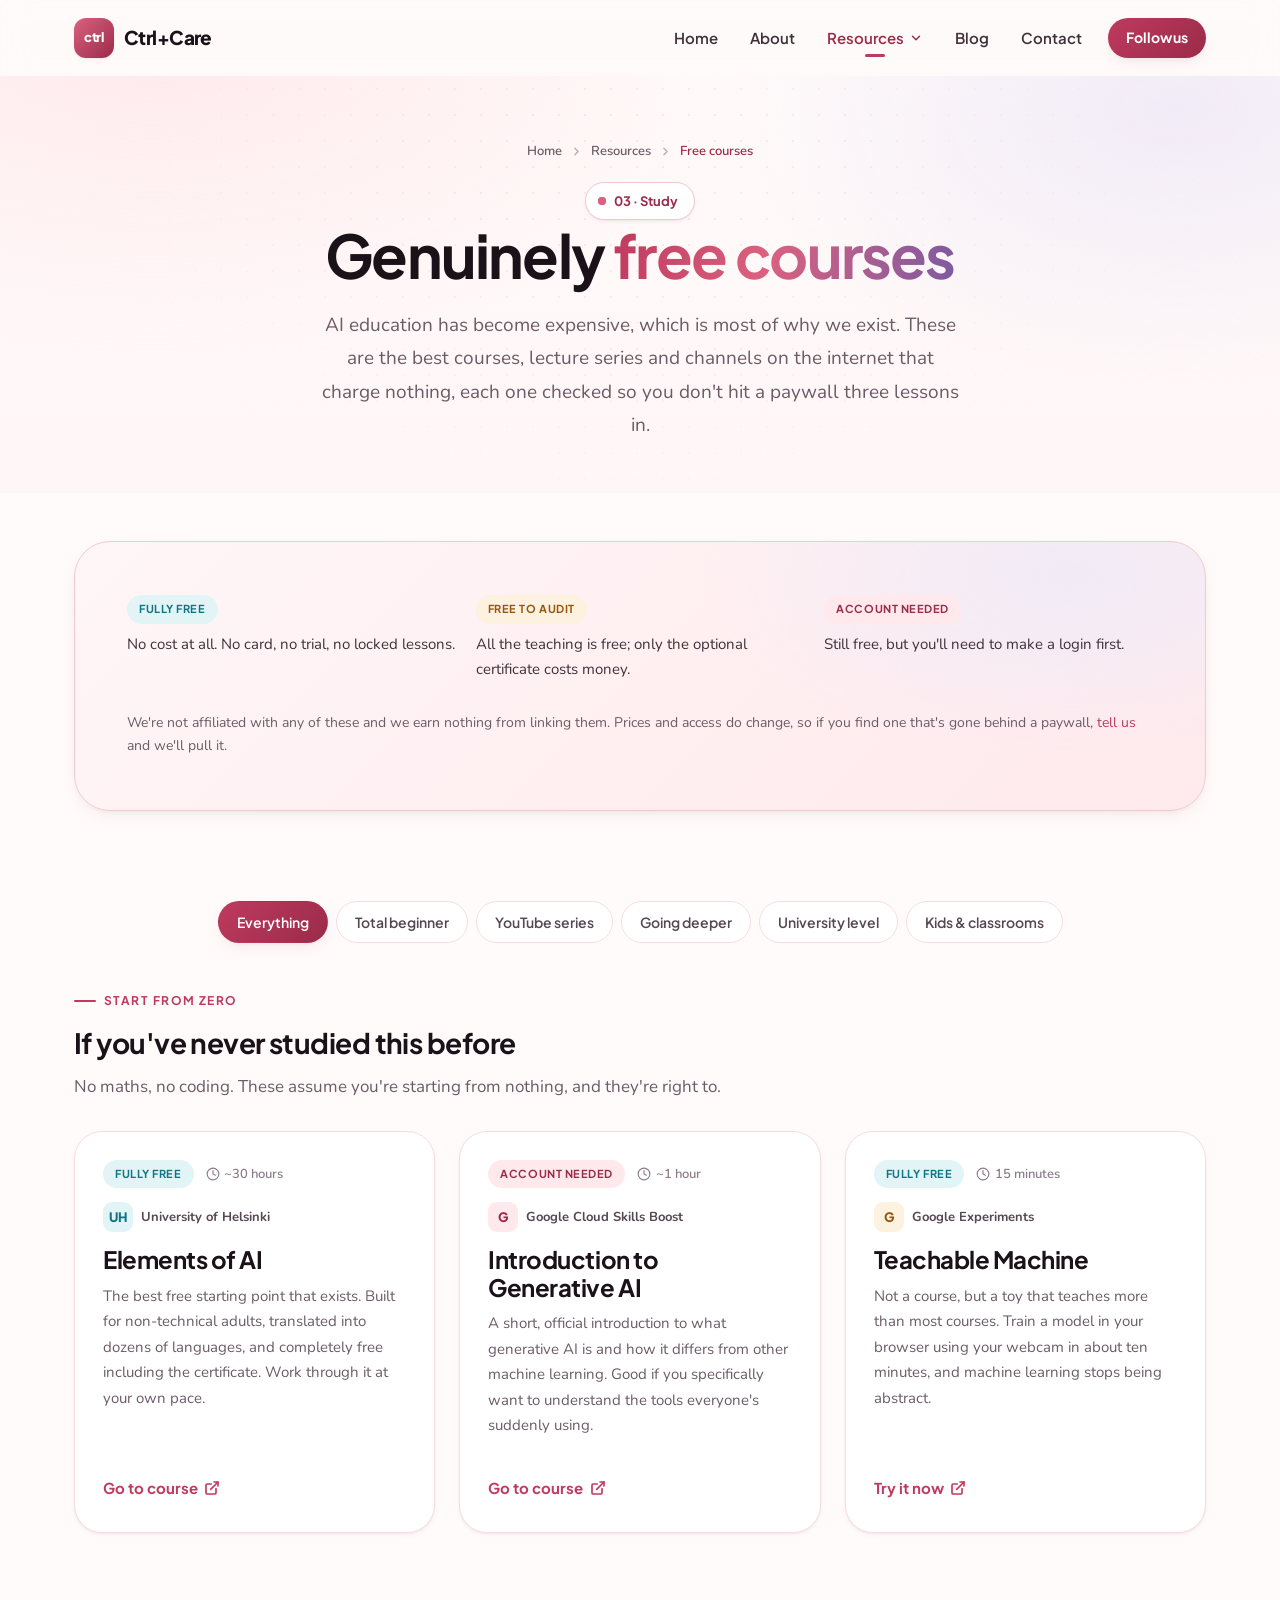
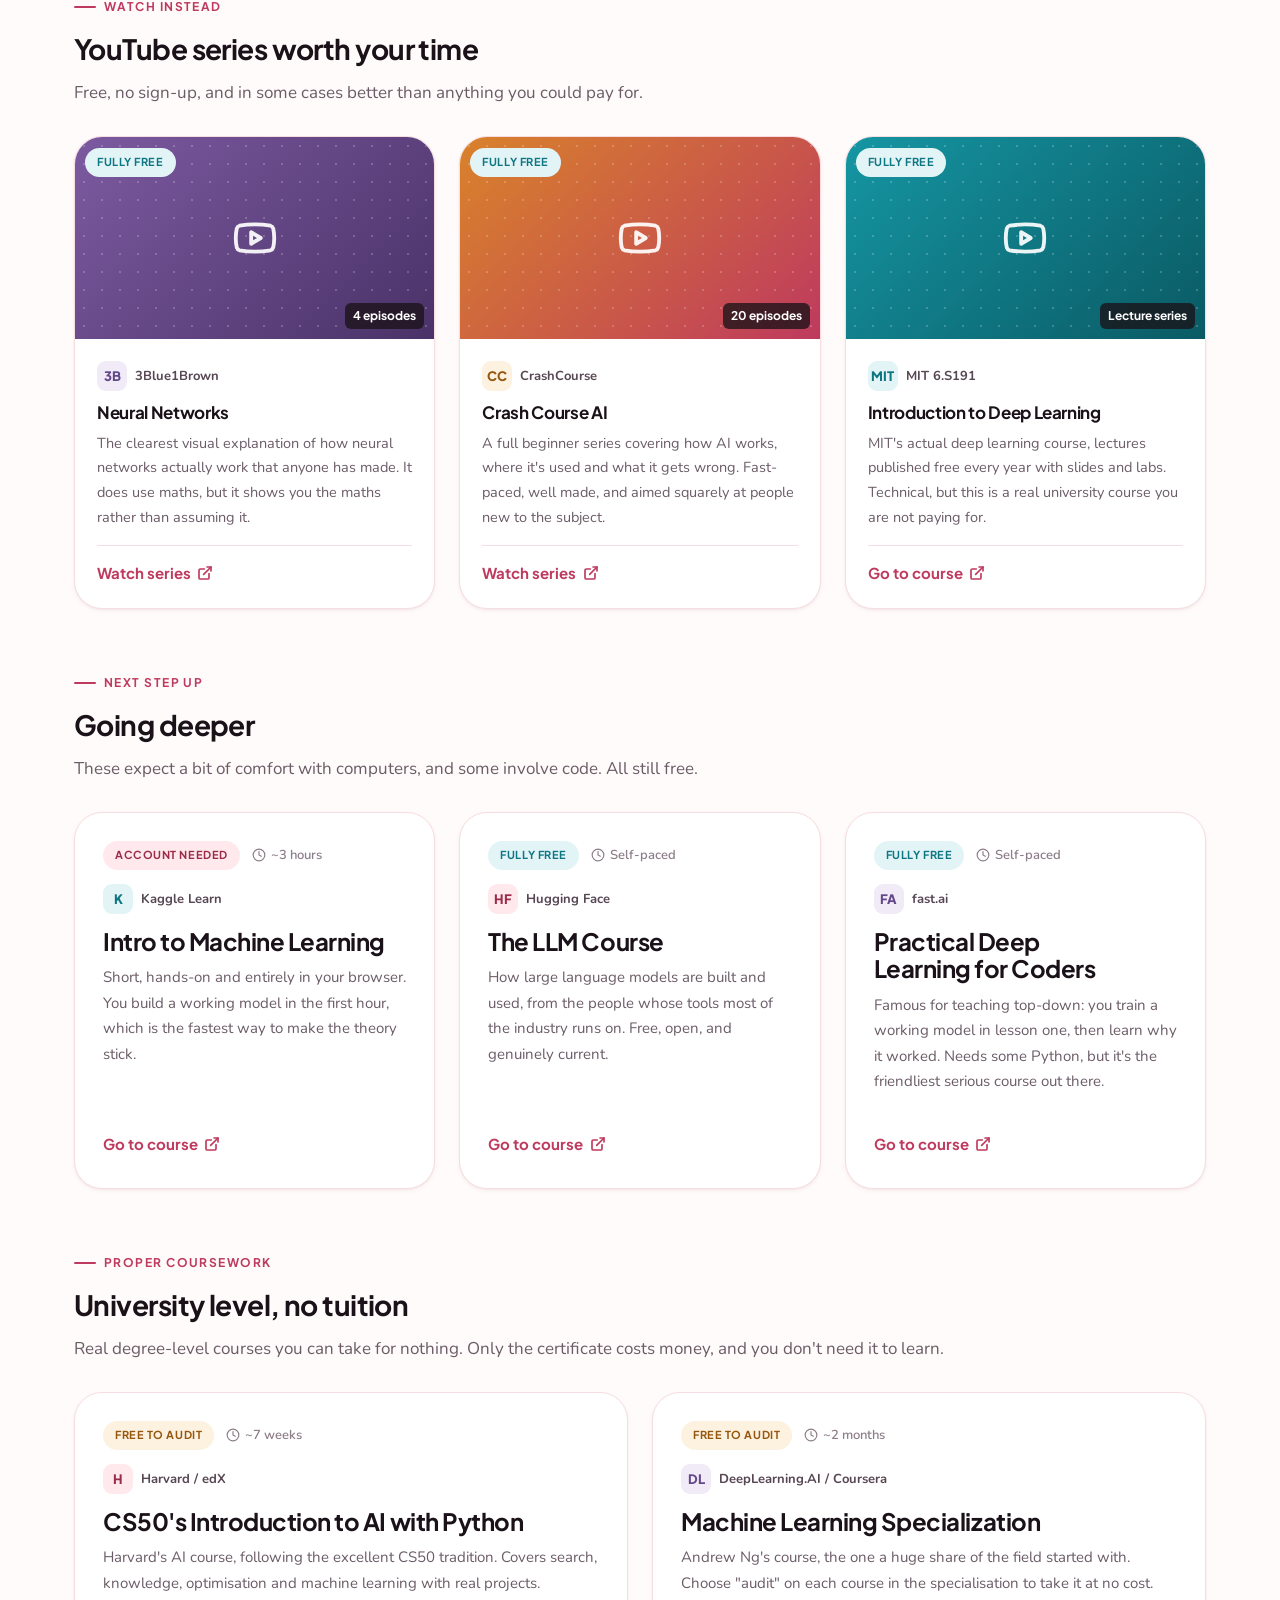
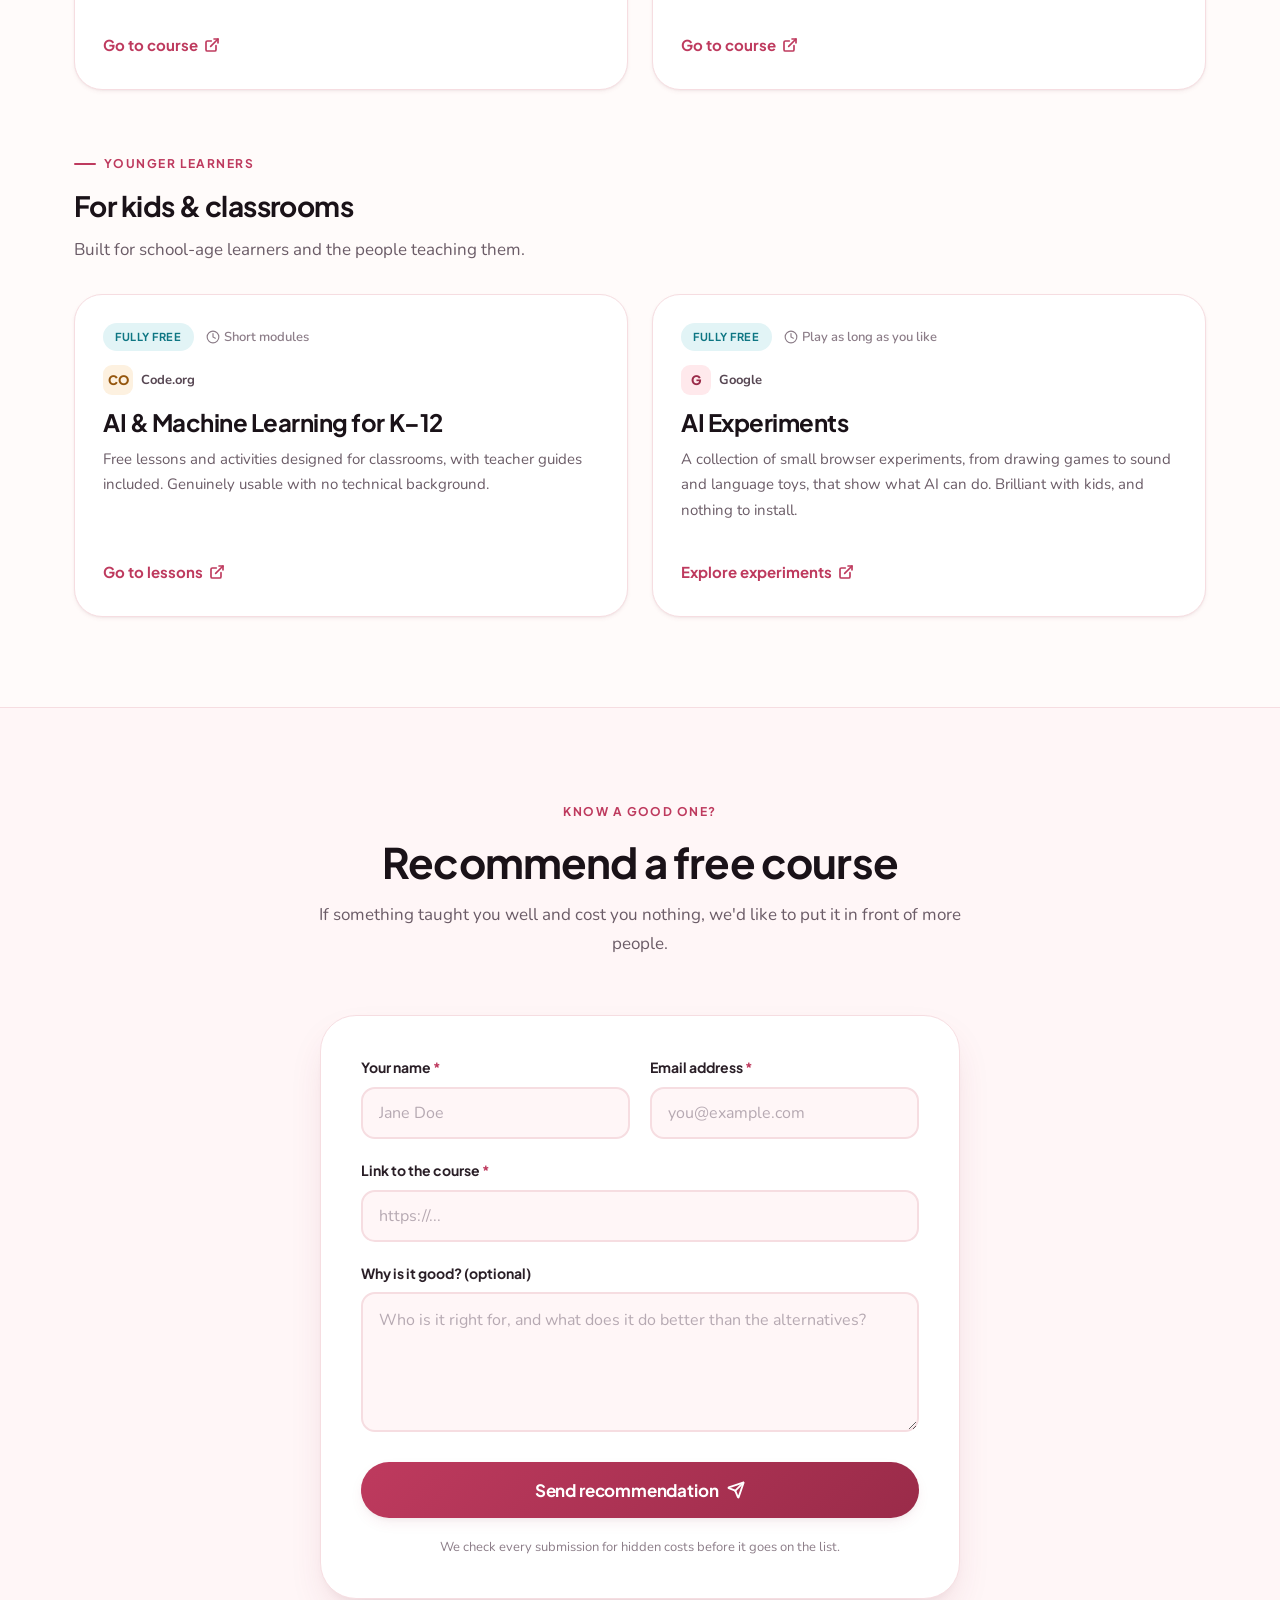
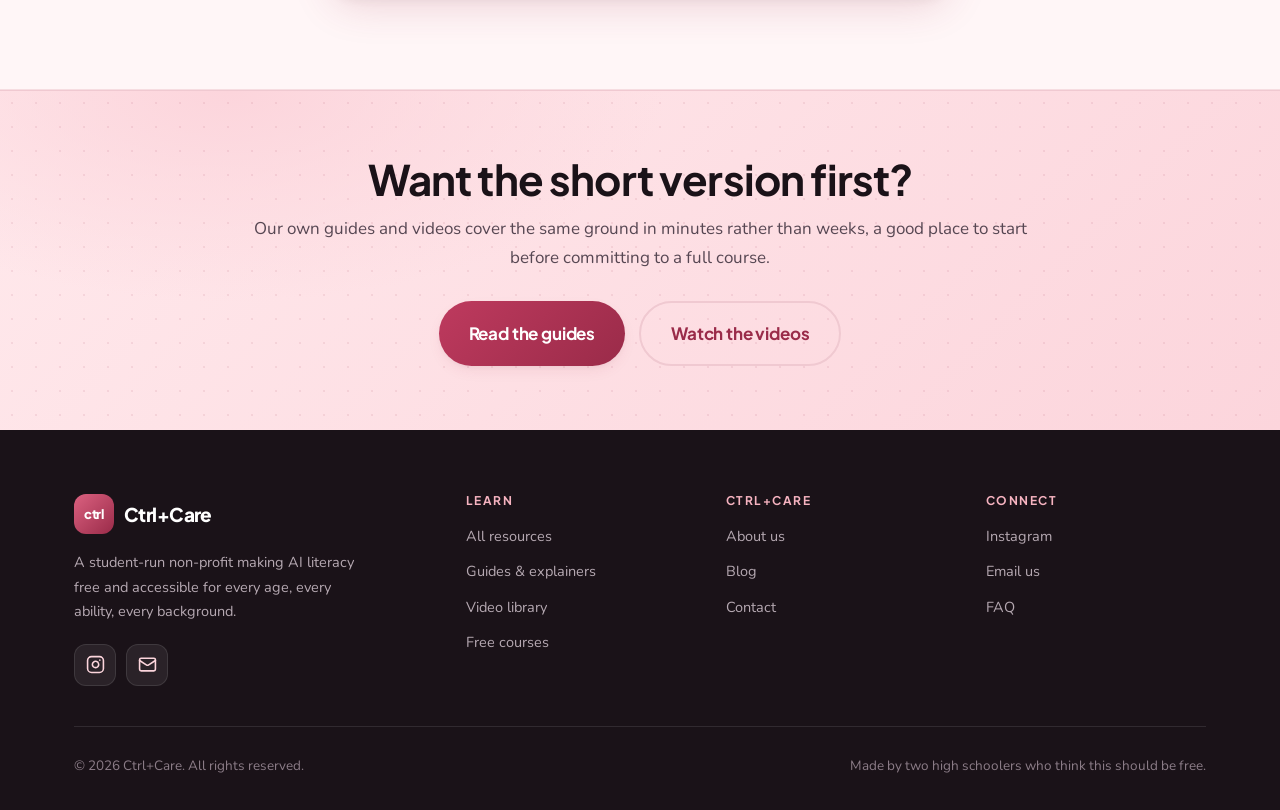
<file: resources-courses.html>
<!DOCTYPE html>
<html lang="en">
<head>
  <meta charset="UTF-8">
  <meta name="viewport" content="width=device-width, initial-scale=1.0">
  <title>Free Courses | Ctrl+Care</title>
  <meta name="description" content="A curated list of genuinely free AI courses, YouTube series and university lectures, checked for hidden costs by Ctrl+Care. Beginner to advanced.">
  <link rel="stylesheet" href="styles.css">
</head>
<body>
  <a class="skip-link" href="#main">Skip to content</a>

  <!-- ============================ Navigation ============================ -->
  <nav class="nav">
    <div class="container nav-container">
      <a href="index.html" class="nav-logo">
        <span class="nav-logo-mark">ctrl</span>
        <span class="nav-brand">Ctrl+Care</span>
      </a>

      <div class="nav-links">
        <a class="nav-link" href="index.html">Home</a>
        <a class="nav-link" href="about.html">About</a>

        <div class="nav-item">
          <a class="nav-link" href="resources.html" aria-current="page">
            Resources
            <svg class="nav-caret" width="14" height="14" viewBox="0 0 24 24" fill="none" stroke="currentColor" stroke-width="2.5" stroke-linecap="round" stroke-linejoin="round" aria-hidden="true"><path d="m6 9 6 6 6-6"/></svg>
          </a>
          <div class="nav-dropdown">
            <a class="nav-drop-item" href="resources-guides.html">
              <span class="nav-drop-icon">
                <svg viewBox="0 0 24 24" fill="none" stroke="currentColor" stroke-width="2" stroke-linecap="round" stroke-linejoin="round" aria-hidden="true"><path d="M12 7v14"/><path d="M3 18a1 1 0 0 1-1-1V4a1 1 0 0 1 1-1h5a4 4 0 0 1 4 4 4 4 0 0 1 4-4h5a1 1 0 0 1 1 1v13a1 1 0 0 1-1 1h-6a3 3 0 0 0-3 3 3 3 0 0 0-3-3z"/></svg>
              </span>
              <span>
                <span class="nav-drop-title">Guides &amp; Explainers</span>
                <span class="nav-drop-desc">Written walkthroughs of AI concepts, in plain English</span>
              </span>
            </a>
            <a class="nav-drop-item" href="resources-videos.html">
              <span class="nav-drop-icon plum">
                <svg viewBox="0 0 24 24" fill="none" stroke="currentColor" stroke-width="2" stroke-linecap="round" stroke-linejoin="round" aria-hidden="true"><path d="m16 13 5.223 3.482a.5.5 0 0 0 .777-.416V7.87a.5.5 0 0 0-.752-.432L16 10.5"/><rect x="2" y="6" width="14" height="12" rx="2"/></svg>
              </span>
              <span>
                <span class="nav-drop-title">Video Library</span>
                <span class="nav-drop-desc">Short videos we make, explaining one idea at a time</span>
              </span>
            </a>
            <a class="nav-drop-item" href="resources-courses.html">
              <span class="nav-drop-icon teal">
                <svg viewBox="0 0 24 24" fill="none" stroke="currentColor" stroke-width="2" stroke-linecap="round" stroke-linejoin="round" aria-hidden="true"><path d="M21.42 10.922a1 1 0 0 0-.019-1.838L12.83 5.18a2 2 0 0 0-1.66 0L2.6 9.08a1 1 0 0 0 0 1.832l8.57 3.908a2 2 0 0 0 1.66 0z"/><path d="M22 10v6"/><path d="M6 12.5V16a6 3 0 0 0 12 0v-3.5"/></svg>
              </span>
              <span>
                <span class="nav-drop-title">Free Courses</span>
                <span class="nav-drop-desc">The best no-cost courses and channels, curated</span>
              </span>
            </a>
          </div>
        </div>

        <a class="nav-link" href="blog.html">Blog</a>
        <a class="nav-link" href="contact.html">Contact</a>
        <a class="btn btn-primary btn-sm nav-cta" href="https://www.instagram.com/ctrlcare_project/" target="_blank" rel="noopener noreferrer">Follow us</a>
      </div>

      <button class="nav-toggle" type="button" aria-expanded="false" aria-controls="mobile-menu" aria-label="Open menu">
        <span class="nav-toggle-bars" aria-hidden="true"><span></span><span></span><span></span></span>
      </button>
    </div>
  </nav>

  <div class="mobile-menu" id="mobile-menu">
    <a class="mobile-link" href="index.html">Home</a>
    <a class="mobile-link" href="about.html">About</a>
    <a class="mobile-link" href="resources.html">Resources</a>
    <a class="mobile-sub" href="resources-guides.html">
      <svg viewBox="0 0 24 24" fill="none" stroke="currentColor" stroke-width="2" stroke-linecap="round" stroke-linejoin="round" aria-hidden="true"><path d="m9 18 6-6-6-6"/></svg> Guides &amp; Explainers
    </a>
    <a class="mobile-sub" href="resources-videos.html">
      <svg viewBox="0 0 24 24" fill="none" stroke="currentColor" stroke-width="2" stroke-linecap="round" stroke-linejoin="round" aria-hidden="true"><path d="m9 18 6-6-6-6"/></svg> Video Library
    </a>
    <a class="mobile-sub" href="resources-courses.html" aria-current="page">
      <svg viewBox="0 0 24 24" fill="none" stroke="currentColor" stroke-width="2" stroke-linecap="round" stroke-linejoin="round" aria-hidden="true"><path d="m9 18 6-6-6-6"/></svg> Free Courses
    </a>
    <a class="mobile-link" href="blog.html">Blog</a>
    <a class="mobile-link" href="contact.html">Contact</a>
    <a class="btn btn-primary btn-lg" href="https://www.instagram.com/ctrlcare_project/" target="_blank" rel="noopener noreferrer">Follow @ctrlcare_project</a>
  </div>

  <main id="main">

    <!-- ============================== Hero ============================== -->
    <section class="hero hero-page">
      <div class="container">
        <nav class="breadcrumb" aria-label="Breadcrumb">
          <a href="index.html">Home</a>
          <svg viewBox="0 0 24 24" fill="none" stroke="currentColor" stroke-width="2.5" stroke-linecap="round" stroke-linejoin="round" aria-hidden="true"><path d="m9 18 6-6-6-6"/></svg>
          <a href="resources.html">Resources</a>
          <svg viewBox="0 0 24 24" fill="none" stroke="currentColor" stroke-width="2.5" stroke-linecap="round" stroke-linejoin="round" aria-hidden="true"><path d="m9 18 6-6-6-6"/></svg>
          <span aria-current="page">Free courses</span>
        </nav>

        <span class="badge">
          <span class="badge-dot" aria-hidden="true"></span>
          03 &middot; Study
        </span>

        <h1 class="hero-title">Genuinely <span class="grad-text">free courses</span></h1>
        <p class="hero-sub lede">
          AI education has become expensive, which is most of why we exist. These are the
          best courses, lecture series and channels on the internet that charge nothing,
          each one checked so you don't hit a paywall three lessons in.
        </p>
      </div>
    </section>

    <!-- ========================= How we label ========================= -->
    <section class="section section-tight section-flush-b">
      <div class="container">
        <div class="band" data-reveal>
          <div class="grid grid-3" style="gap: 1.25rem;">
            <div>
              <span class="pill pill-teal">Fully free</span>
              <p class="mt-1" style="font-size: .9375rem;">
                No cost at all. No card, no trial, no locked lessons.
              </p>
            </div>
            <div>
              <span class="pill pill-amber">Free to audit</span>
              <p class="mt-1" style="font-size: .9375rem;">
                All the teaching is free; only the optional certificate costs money.
              </p>
            </div>
            <div>
              <span class="pill">Account needed</span>
              <p class="mt-1" style="font-size: .9375rem;">
                Still free, but you'll need to make a login first.
              </p>
            </div>
          </div>
          <p class="mt-3" style="font-size: .875rem; color: var(--ink-500); margin-bottom: 0;">
            We're not affiliated with any of these and we earn nothing from linking them.
            Prices and access do change, so if you find one that's gone behind a paywall,
            <a href="contact.html">tell us</a> and we'll pull it.
          </p>
        </div>
      </div>
    </section>

    <!-- ============================ Courses ============================ -->
    <section class="section">
      <div class="container">

        <div class="filters" data-filter-bar="#course-library" data-filter-empty="#course-empty" data-reveal>
          <button class="filter-btn" type="button" data-filter="all" aria-pressed="true">Everything</button>
          <button class="filter-btn" type="button" data-filter="beginner" aria-pressed="false">Total beginner</button>
          <button class="filter-btn" type="button" data-filter="youtube" aria-pressed="false">YouTube series</button>
          <button class="filter-btn" type="button" data-filter="deeper" aria-pressed="false">Going deeper</button>
          <button class="filter-btn" type="button" data-filter="university" aria-pressed="false">University level</button>
          <button class="filter-btn" type="button" data-filter="kids" aria-pressed="false">Kids &amp; classrooms</button>
        </div>

        <div id="course-library">

          <!-- ------------------------- Beginner ------------------------- -->
          <div data-group style="margin-bottom: 3.5rem;">
            <div class="section-head left" style="max-width: none; margin-bottom: 1.75rem;" data-reveal>
              <span class="eyebrow">Start from zero</span>
              <h2 style="font-size: clamp(1.375rem, 2.4vw, 1.75rem);">If you've never studied this before</h2>
              <p>No maths, no coding. These assume you're starting from nothing, and they're right to.</p>
            </div>

            <div class="grid grid-auto" data-reveal-group>
              <article class="card" data-cat="beginner">
                <div class="card-meta">
                  <span class="pill pill-teal">Fully free</span>
                  <span class="meta-text">
                    <svg viewBox="0 0 24 24" fill="none" stroke="currentColor" stroke-width="2" stroke-linecap="round" stroke-linejoin="round" aria-hidden="true"><circle cx="12" cy="12" r="10"/><polyline points="12 6 12 12 16 14"/></svg>
                    ~30 hours
                  </span>
                </div>
                <div class="provider" style="margin-bottom: .875rem;">
                  <span class="provider-mark teal">UH</span>
                  University of Helsinki
                </div>
                <h3>Elements of AI</h3>
                <p>
                  The best free starting point that exists. Built for non-technical adults,
                  translated into dozens of languages, and completely free including the
                  certificate. Work through it at your own pace.
                </p>
                <div class="card-foot">
                  <a class="link-arrow" href="https://www.elementsofai.com/" target="_blank" rel="noopener noreferrer">
                    Go to course
                    <svg viewBox="0 0 24 24" fill="none" stroke="currentColor" stroke-width="2.5" stroke-linecap="round" stroke-linejoin="round" aria-hidden="true"><path d="M15 3h6v6"/><path d="M10 14 21 3"/><path d="M18 13v6a2 2 0 0 1-2 2H5a2 2 0 0 1-2-2V8a2 2 0 0 1 2-2h6"/></svg>
                  </a>
                </div>
              </article>

              <article class="card" data-cat="beginner">
                <div class="card-meta">
                  <span class="pill">Account needed</span>
                  <span class="meta-text">
                    <svg viewBox="0 0 24 24" fill="none" stroke="currentColor" stroke-width="2" stroke-linecap="round" stroke-linejoin="round" aria-hidden="true"><circle cx="12" cy="12" r="10"/><polyline points="12 6 12 12 16 14"/></svg>
                    ~1 hour
                  </span>
                </div>
                <div class="provider" style="margin-bottom: .875rem;">
                  <span class="provider-mark">G</span>
                  Google Cloud Skills Boost
                </div>
                <h3>Introduction to Generative AI</h3>
                <p>
                  A short, official introduction to what generative AI is and how it differs
                  from other machine learning. Good if you specifically want to understand the
                  tools everyone's suddenly using.
                </p>
                <div class="card-foot">
                  <a class="link-arrow" href="https://www.cloudskillsboost.google/course_templates/536" target="_blank" rel="noopener noreferrer">
                    Go to course
                    <svg viewBox="0 0 24 24" fill="none" stroke="currentColor" stroke-width="2.5" stroke-linecap="round" stroke-linejoin="round" aria-hidden="true"><path d="M15 3h6v6"/><path d="M10 14 21 3"/><path d="M18 13v6a2 2 0 0 1-2 2H5a2 2 0 0 1-2-2V8a2 2 0 0 1 2-2h6"/></svg>
                  </a>
                </div>
              </article>

              <article class="card" data-cat="beginner">
                <div class="card-meta">
                  <span class="pill pill-teal">Fully free</span>
                  <span class="meta-text">
                    <svg viewBox="0 0 24 24" fill="none" stroke="currentColor" stroke-width="2" stroke-linecap="round" stroke-linejoin="round" aria-hidden="true"><circle cx="12" cy="12" r="10"/><polyline points="12 6 12 12 16 14"/></svg>
                    15 minutes
                  </span>
                </div>
                <div class="provider" style="margin-bottom: .875rem;">
                  <span class="provider-mark amber">G</span>
                  Google Experiments
                </div>
                <h3>Teachable Machine</h3>
                <p>
                  Not a course, but a toy that teaches more than most courses. Train a model
                  in your browser using your webcam in about ten minutes, and machine learning
                  stops being abstract.
                </p>
                <div class="card-foot">
                  <a class="link-arrow" href="https://teachablemachine.withgoogle.com/" target="_blank" rel="noopener noreferrer">
                    Try it now
                    <svg viewBox="0 0 24 24" fill="none" stroke="currentColor" stroke-width="2.5" stroke-linecap="round" stroke-linejoin="round" aria-hidden="true"><path d="M15 3h6v6"/><path d="M10 14 21 3"/><path d="M18 13v6a2 2 0 0 1-2 2H5a2 2 0 0 1-2-2V8a2 2 0 0 1 2-2h6"/></svg>
                  </a>
                </div>
              </article>
            </div>
          </div>

          <!-- ------------------------- YouTube ------------------------- -->
          <div data-group style="margin-bottom: 3.5rem;">
            <div class="section-head left" style="max-width: none; margin-bottom: 1.75rem;" data-reveal>
              <span class="eyebrow">Watch instead</span>
              <h2 style="font-size: clamp(1.375rem, 2.4vw, 1.75rem);">YouTube series worth your time</h2>
              <p>Free, no sign-up, and in some cases better than anything you could pay for.</p>
            </div>

            <div class="grid grid-auto" data-reveal-group>
              <article class="media-card" data-cat="youtube">
                <div class="thumb plum" aria-hidden="true">
                  <span class="thumb-tag"><span class="pill pill-teal">Fully free</span></span>
                  <span class="thumb-icon">
                    <svg viewBox="0 0 24 24" fill="none" stroke="currentColor" stroke-width="2" stroke-linecap="round" stroke-linejoin="round"><path d="M2.5 17a24.12 24.12 0 0 1 0-10 2 2 0 0 1 1.4-1.4 49.56 49.56 0 0 1 16.2 0A2 2 0 0 1 21.5 7a24.12 24.12 0 0 1 0 10 2 2 0 0 1-1.4 1.4 49.55 49.55 0 0 1-16.2 0A2 2 0 0 1 2.5 17"/><path d="m10 15 5-3-5-3z"/></svg>
                  </span>
                  <span class="thumb-badge">4 episodes</span>
                </div>
                <div class="media-body">
                  <div class="provider" style="margin-bottom: .75rem;">
                    <span class="provider-mark plum">3B</span>
                    3Blue1Brown
                  </div>
                  <h3>Neural Networks</h3>
                  <p>
                    The clearest visual explanation of how neural networks actually work that
                    anyone has made. It does use maths, but it shows you the maths rather than
                    assuming it.
                  </p>
                  <div class="media-foot">
                    <a class="link-arrow" href="https://www.youtube.com/playlist?list=PLZHQObOWTQDNU6R1_67000Dx_ZCJB-3pi" target="_blank" rel="noopener noreferrer">
                      Watch series
                      <svg viewBox="0 0 24 24" fill="none" stroke="currentColor" stroke-width="2.5" stroke-linecap="round" stroke-linejoin="round" aria-hidden="true"><path d="M15 3h6v6"/><path d="M10 14 21 3"/><path d="M18 13v6a2 2 0 0 1-2 2H5a2 2 0 0 1-2-2V8a2 2 0 0 1 2-2h6"/></svg>
                    </a>
                  </div>
                </div>
              </article>

              <article class="media-card" data-cat="youtube beginner">
                <div class="thumb warm" aria-hidden="true">
                  <span class="thumb-tag"><span class="pill pill-teal">Fully free</span></span>
                  <span class="thumb-icon">
                    <svg viewBox="0 0 24 24" fill="none" stroke="currentColor" stroke-width="2" stroke-linecap="round" stroke-linejoin="round"><path d="M2.5 17a24.12 24.12 0 0 1 0-10 2 2 0 0 1 1.4-1.4 49.56 49.56 0 0 1 16.2 0A2 2 0 0 1 21.5 7a24.12 24.12 0 0 1 0 10 2 2 0 0 1-1.4 1.4 49.55 49.55 0 0 1-16.2 0A2 2 0 0 1 2.5 17"/><path d="m10 15 5-3-5-3z"/></svg>
                  </span>
                  <span class="thumb-badge">20 episodes</span>
                </div>
                <div class="media-body">
                  <div class="provider" style="margin-bottom: .75rem;">
                    <span class="provider-mark amber">CC</span>
                    CrashCourse
                  </div>
                  <h3>Crash Course AI</h3>
                  <p>
                    A full beginner series covering how AI works, where it's used and what it
                    gets wrong. Fast-paced, well made, and aimed squarely at people new to the
                    subject.
                  </p>
                  <div class="media-foot">
                    <a class="link-arrow" href="https://www.youtube.com/playlist?list=PL8dPuuaLjXtO65LeD2p4_Sb5XQ51par_b" target="_blank" rel="noopener noreferrer">
                      Watch series
                      <svg viewBox="0 0 24 24" fill="none" stroke="currentColor" stroke-width="2.5" stroke-linecap="round" stroke-linejoin="round" aria-hidden="true"><path d="M15 3h6v6"/><path d="M10 14 21 3"/><path d="M18 13v6a2 2 0 0 1-2 2H5a2 2 0 0 1-2-2V8a2 2 0 0 1 2-2h6"/></svg>
                    </a>
                  </div>
                </div>
              </article>

              <article class="media-card" data-cat="youtube university">
                <div class="thumb teal" aria-hidden="true">
                  <span class="thumb-tag"><span class="pill pill-teal">Fully free</span></span>
                  <span class="thumb-icon">
                    <svg viewBox="0 0 24 24" fill="none" stroke="currentColor" stroke-width="2" stroke-linecap="round" stroke-linejoin="round"><path d="M2.5 17a24.12 24.12 0 0 1 0-10 2 2 0 0 1 1.4-1.4 49.56 49.56 0 0 1 16.2 0A2 2 0 0 1 21.5 7a24.12 24.12 0 0 1 0 10 2 2 0 0 1-1.4 1.4 49.55 49.55 0 0 1-16.2 0A2 2 0 0 1 2.5 17"/><path d="m10 15 5-3-5-3z"/></svg>
                  </span>
                  <span class="thumb-badge">Lecture series</span>
                </div>
                <div class="media-body">
                  <div class="provider" style="margin-bottom: .75rem;">
                    <span class="provider-mark teal">MIT</span>
                    MIT 6.S191
                  </div>
                  <h3>Introduction to Deep Learning</h3>
                  <p>
                    MIT's actual deep learning course, lectures published free every year with
                    slides and labs. Technical, but this is a real university course you
                    are not paying for.
                  </p>
                  <div class="media-foot">
                    <a class="link-arrow" href="http://introtodeeplearning.com/" target="_blank" rel="noopener noreferrer">
                      Go to course
                      <svg viewBox="0 0 24 24" fill="none" stroke="currentColor" stroke-width="2.5" stroke-linecap="round" stroke-linejoin="round" aria-hidden="true"><path d="M15 3h6v6"/><path d="M10 14 21 3"/><path d="M18 13v6a2 2 0 0 1-2 2H5a2 2 0 0 1-2-2V8a2 2 0 0 1 2-2h6"/></svg>
                    </a>
                  </div>
                </div>
              </article>
            </div>
          </div>

          <!-- ------------------------ Going deeper ------------------------ -->
          <div data-group style="margin-bottom: 3.5rem;">
            <div class="section-head left" style="max-width: none; margin-bottom: 1.75rem;" data-reveal>
              <span class="eyebrow">Next step up</span>
              <h2 style="font-size: clamp(1.375rem, 2.4vw, 1.75rem);">Going deeper</h2>
              <p>
                These expect a bit of comfort with computers, and some involve code. All still
                free.
              </p>
            </div>

            <div class="grid grid-auto" data-reveal-group>
              <article class="card" data-cat="deeper">
                <div class="card-meta">
                  <span class="pill">Account needed</span>
                  <span class="meta-text">
                    <svg viewBox="0 0 24 24" fill="none" stroke="currentColor" stroke-width="2" stroke-linecap="round" stroke-linejoin="round" aria-hidden="true"><circle cx="12" cy="12" r="10"/><polyline points="12 6 12 12 16 14"/></svg>
                    ~3 hours
                  </span>
                </div>
                <div class="provider" style="margin-bottom: .875rem;">
                  <span class="provider-mark teal">K</span>
                  Kaggle Learn
                </div>
                <h3>Intro to Machine Learning</h3>
                <p>
                  Short, hands-on and entirely in your browser. You build a working model in
                  the first hour, which is the fastest way to make the theory stick.
                </p>
                <div class="card-foot">
                  <a class="link-arrow" href="https://www.kaggle.com/learn/intro-to-machine-learning" target="_blank" rel="noopener noreferrer">
                    Go to course
                    <svg viewBox="0 0 24 24" fill="none" stroke="currentColor" stroke-width="2.5" stroke-linecap="round" stroke-linejoin="round" aria-hidden="true"><path d="M15 3h6v6"/><path d="M10 14 21 3"/><path d="M18 13v6a2 2 0 0 1-2 2H5a2 2 0 0 1-2-2V8a2 2 0 0 1 2-2h6"/></svg>
                  </a>
                </div>
              </article>

              <article class="card" data-cat="deeper">
                <div class="card-meta">
                  <span class="pill pill-teal">Fully free</span>
                  <span class="meta-text">
                    <svg viewBox="0 0 24 24" fill="none" stroke="currentColor" stroke-width="2" stroke-linecap="round" stroke-linejoin="round" aria-hidden="true"><circle cx="12" cy="12" r="10"/><polyline points="12 6 12 12 16 14"/></svg>
                    Self-paced
                  </span>
                </div>
                <div class="provider" style="margin-bottom: .875rem;">
                  <span class="provider-mark">HF</span>
                  Hugging Face
                </div>
                <h3>The LLM Course</h3>
                <p>
                  How large language models are built and used, from the people whose tools
                  most of the industry runs on. Free, open, and genuinely current.
                </p>
                <div class="card-foot">
                  <a class="link-arrow" href="https://huggingface.co/learn/llm-course" target="_blank" rel="noopener noreferrer">
                    Go to course
                    <svg viewBox="0 0 24 24" fill="none" stroke="currentColor" stroke-width="2.5" stroke-linecap="round" stroke-linejoin="round" aria-hidden="true"><path d="M15 3h6v6"/><path d="M10 14 21 3"/><path d="M18 13v6a2 2 0 0 1-2 2H5a2 2 0 0 1-2-2V8a2 2 0 0 1 2-2h6"/></svg>
                  </a>
                </div>
              </article>

              <article class="card" data-cat="deeper university">
                <div class="card-meta">
                  <span class="pill pill-teal">Fully free</span>
                  <span class="meta-text">
                    <svg viewBox="0 0 24 24" fill="none" stroke="currentColor" stroke-width="2" stroke-linecap="round" stroke-linejoin="round" aria-hidden="true"><circle cx="12" cy="12" r="10"/><polyline points="12 6 12 12 16 14"/></svg>
                    Self-paced
                  </span>
                </div>
                <div class="provider" style="margin-bottom: .875rem;">
                  <span class="provider-mark plum">FA</span>
                  fast.ai
                </div>
                <h3>Practical Deep Learning for Coders</h3>
                <p>
                  Famous for teaching top-down: you train a working model in lesson one, then
                  learn why it worked. Needs some Python, but it's the friendliest serious
                  course out there.
                </p>
                <div class="card-foot">
                  <a class="link-arrow" href="https://course.fast.ai/" target="_blank" rel="noopener noreferrer">
                    Go to course
                    <svg viewBox="0 0 24 24" fill="none" stroke="currentColor" stroke-width="2.5" stroke-linecap="round" stroke-linejoin="round" aria-hidden="true"><path d="M15 3h6v6"/><path d="M10 14 21 3"/><path d="M18 13v6a2 2 0 0 1-2 2H5a2 2 0 0 1-2-2V8a2 2 0 0 1 2-2h6"/></svg>
                  </a>
                </div>
              </article>
            </div>
          </div>

          <!-- ------------------------- University ------------------------- -->
          <div data-group style="margin-bottom: 3.5rem;">
            <div class="section-head left" style="max-width: none; margin-bottom: 1.75rem;" data-reveal>
              <span class="eyebrow">Proper coursework</span>
              <h2 style="font-size: clamp(1.375rem, 2.4vw, 1.75rem);">University level, no tuition</h2>
              <p>
                Real degree-level courses you can take for nothing. Only the certificate costs
                money, and you don't need it to learn.
              </p>
            </div>

            <div class="grid grid-auto" data-reveal-group>
              <article class="card" data-cat="university">
                <div class="card-meta">
                  <span class="pill pill-amber">Free to audit</span>
                  <span class="meta-text">
                    <svg viewBox="0 0 24 24" fill="none" stroke="currentColor" stroke-width="2" stroke-linecap="round" stroke-linejoin="round" aria-hidden="true"><circle cx="12" cy="12" r="10"/><polyline points="12 6 12 12 16 14"/></svg>
                    ~7 weeks
                  </span>
                </div>
                <div class="provider" style="margin-bottom: .875rem;">
                  <span class="provider-mark">H</span>
                  Harvard / edX
                </div>
                <h3>CS50's Introduction to AI with Python</h3>
                <p>
                  Harvard's AI course, following the excellent CS50 tradition. Covers search,
                  knowledge, optimisation and machine learning with real projects.
                </p>
                <div class="card-foot">
                  <a class="link-arrow" href="https://cs50.harvard.edu/ai/" target="_blank" rel="noopener noreferrer">
                    Go to course
                    <svg viewBox="0 0 24 24" fill="none" stroke="currentColor" stroke-width="2.5" stroke-linecap="round" stroke-linejoin="round" aria-hidden="true"><path d="M15 3h6v6"/><path d="M10 14 21 3"/><path d="M18 13v6a2 2 0 0 1-2 2H5a2 2 0 0 1-2-2V8a2 2 0 0 1 2-2h6"/></svg>
                  </a>
                </div>
              </article>

              <article class="card" data-cat="university deeper">
                <div class="card-meta">
                  <span class="pill pill-amber">Free to audit</span>
                  <span class="meta-text">
                    <svg viewBox="0 0 24 24" fill="none" stroke="currentColor" stroke-width="2" stroke-linecap="round" stroke-linejoin="round" aria-hidden="true"><circle cx="12" cy="12" r="10"/><polyline points="12 6 12 12 16 14"/></svg>
                    ~2 months
                  </span>
                </div>
                <div class="provider" style="margin-bottom: .875rem;">
                  <span class="provider-mark plum">DL</span>
                  DeepLearning.AI / Coursera
                </div>
                <h3>Machine Learning Specialization</h3>
                <p>
                  Andrew Ng's course, the one a huge share of the field started with. Choose
                  "audit" on each course in the specialisation to take it at no cost.
                </p>
                <div class="card-foot">
                  <a class="link-arrow" href="https://www.coursera.org/specializations/machine-learning-introduction" target="_blank" rel="noopener noreferrer">
                    Go to course
                    <svg viewBox="0 0 24 24" fill="none" stroke="currentColor" stroke-width="2.5" stroke-linecap="round" stroke-linejoin="round" aria-hidden="true"><path d="M15 3h6v6"/><path d="M10 14 21 3"/><path d="M18 13v6a2 2 0 0 1-2 2H5a2 2 0 0 1-2-2V8a2 2 0 0 1 2-2h6"/></svg>
                  </a>
                </div>
              </article>
            </div>
          </div>

          <!-- --------------------------- Kids --------------------------- -->
          <div data-group>
            <div class="section-head left" style="max-width: none; margin-bottom: 1.75rem;" data-reveal>
              <span class="eyebrow">Younger learners</span>
              <h2 style="font-size: clamp(1.375rem, 2.4vw, 1.75rem);">For kids &amp; classrooms</h2>
              <p>Built for school-age learners and the people teaching them.</p>
            </div>

            <div class="grid grid-auto" data-reveal-group>
              <article class="card" data-cat="kids beginner">
                <div class="card-meta">
                  <span class="pill pill-teal">Fully free</span>
                  <span class="meta-text">
                    <svg viewBox="0 0 24 24" fill="none" stroke="currentColor" stroke-width="2" stroke-linecap="round" stroke-linejoin="round" aria-hidden="true"><circle cx="12" cy="12" r="10"/><polyline points="12 6 12 12 16 14"/></svg>
                    Short modules
                  </span>
                </div>
                <div class="provider" style="margin-bottom: .875rem;">
                  <span class="provider-mark amber">CO</span>
                  Code.org
                </div>
                <h3>AI &amp; Machine Learning for K&ndash;12</h3>
                <p>
                  Free lessons and activities designed for classrooms, with teacher guides
                  included. Genuinely usable with no technical background.
                </p>
                <div class="card-foot">
                  <a class="link-arrow" href="https://code.org/ai" target="_blank" rel="noopener noreferrer">
                    Go to lessons
                    <svg viewBox="0 0 24 24" fill="none" stroke="currentColor" stroke-width="2.5" stroke-linecap="round" stroke-linejoin="round" aria-hidden="true"><path d="M15 3h6v6"/><path d="M10 14 21 3"/><path d="M18 13v6a2 2 0 0 1-2 2H5a2 2 0 0 1-2-2V8a2 2 0 0 1 2-2h6"/></svg>
                  </a>
                </div>
              </article>

              <article class="card" data-cat="kids">
                <div class="card-meta">
                  <span class="pill pill-teal">Fully free</span>
                  <span class="meta-text">
                    <svg viewBox="0 0 24 24" fill="none" stroke="currentColor" stroke-width="2" stroke-linecap="round" stroke-linejoin="round" aria-hidden="true"><circle cx="12" cy="12" r="10"/><polyline points="12 6 12 12 16 14"/></svg>
                    Play as long as you like
                  </span>
                </div>
                <div class="provider" style="margin-bottom: .875rem;">
                  <span class="provider-mark">G</span>
                  Google
                </div>
                <h3>AI Experiments</h3>
                <p>
                  A collection of small browser experiments, from drawing games to sound and
                  language toys, that show what AI can do. Brilliant with kids, and
                  nothing to install.
                </p>
                <div class="card-foot">
                  <a class="link-arrow" href="https://experiments.withgoogle.com/collection/ai" target="_blank" rel="noopener noreferrer">
                    Explore experiments
                    <svg viewBox="0 0 24 24" fill="none" stroke="currentColor" stroke-width="2.5" stroke-linecap="round" stroke-linejoin="round" aria-hidden="true"><path d="M15 3h6v6"/><path d="M10 14 21 3"/><path d="M18 13v6a2 2 0 0 1-2 2H5a2 2 0 0 1-2-2V8a2 2 0 0 1 2-2h6"/></svg>
                  </a>
                </div>
              </article>
            </div>
          </div>
        </div>

        <p class="filter-empty" id="course-empty" hidden>
          Nothing in that category yet. Try another filter, or
          <a href="contact.html">recommend a course</a> you rate.
        </p>
      </div>
    </section>

    <!-- ========================= Recommend one ========================= -->
    <section class="section section-sunk">
      <div class="container">
        <div class="section-head" data-reveal>
          <span class="eyebrow">Know a good one?</span>
          <h2>Recommend a free course</h2>
          <p>
            If something taught you well and cost you nothing, we'd like to put it in front
            of more people.
          </p>
        </div>

        <form class="form-card mx-auto" style="max-width: 640px;" action="https://formspree.io/f/xlgoaeap" method="POST" data-reveal>
          <input type="hidden" name="_next" value="https://ctrlcareproject.org/resources-courses.html?sent=true">
          <input type="hidden" name="subject" value="Free course recommendation">

          <div class="form-row">
            <div class="form-group">
              <label class="form-label" for="rec-name">Your name <span class="req">*</span></label>
              <input class="form-input" type="text" id="rec-name" name="name" placeholder="Jane Doe" required>
            </div>
            <div class="form-group">
              <label class="form-label" for="rec-email">Email address <span class="req">*</span></label>
              <input class="form-input" type="email" id="rec-email" name="email" placeholder="you@example.com" required>
            </div>
          </div>

          <div class="form-group">
            <label class="form-label" for="rec-link">Link to the course <span class="req">*</span></label>
            <input class="form-input" type="url" id="rec-link" name="link" placeholder="https://..." required>
          </div>

          <div class="form-group">
            <label class="form-label" for="rec-why">Why is it good? (optional)</label>
            <textarea class="form-textarea" id="rec-why" name="message" placeholder="Who is it right for, and what does it do better than the alternatives?"></textarea>
          </div>

          <button class="btn btn-primary btn-lg btn-block" type="submit">
            Send recommendation
            <svg viewBox="0 0 24 24" fill="none" stroke="currentColor" stroke-width="2.5" stroke-linecap="round" stroke-linejoin="round" aria-hidden="true"><path d="M14.536 21.686a.5.5 0 0 0 .937-.024l6.5-19a.496.496 0 0 0-.635-.635l-19 6.5a.5.5 0 0 0-.024.937l7.93 3.18a2 2 0 0 1 1.112 1.11z"/><path d="m21.854 2.147-10.94 10.939"/></svg>
          </button>

          <p class="form-note">We check every submission for hidden costs before it goes on the list.</p>
        </form>
      </div>
    </section>

    <!-- ============================== CTA ============================== -->
    <section class="cta">
      <div class="container">
        <h2>Want the short version first?</h2>
        <p>
          Our own guides and videos cover the same ground in minutes rather than weeks,
          a good place to start before committing to a full course.
        </p>
        <div class="cta-actions">
          <a class="btn btn-primary btn-lg" href="resources-guides.html">Read the guides</a>
          <a class="btn btn-outline btn-lg" href="resources-videos.html">Watch the videos</a>
        </div>
      </div>
    </section>
  </main>

  <!-- ============================== Footer ============================== -->
  <footer class="footer">
    <div class="container">
      <div class="footer-grid">
        <div>
          <div class="footer-brand-row">
            <span class="nav-logo-mark">ctrl</span>
            <span class="footer-brand">Ctrl+Care</span>
          </div>
          <p class="footer-about">
            A student-run non-profit making AI literacy free and accessible for every
            age, every ability, every background.
          </p>
          <div class="social-row">
            <a class="social" href="https://www.instagram.com/ctrlcare_project/" target="_blank" rel="noopener noreferrer" aria-label="Ctrl+Care on Instagram">
              <svg viewBox="0 0 24 24" fill="none" stroke="currentColor" stroke-width="2" stroke-linecap="round" stroke-linejoin="round" aria-hidden="true"><rect width="20" height="20" x="2" y="2" rx="5"/><path d="M16 11.37A4 4 0 1 1 12.63 8 4 4 0 0 1 16 11.37z"/><line x1="17.5" x2="17.5" y1="6.5" y2="6.5"/></svg>
            </a>
            <a class="social" href="mailto:ctrlcareproject@gmail.com" aria-label="Email Ctrl+Care">
              <svg viewBox="0 0 24 24" fill="none" stroke="currentColor" stroke-width="2" stroke-linecap="round" stroke-linejoin="round" aria-hidden="true"><rect width="20" height="16" x="2" y="4" rx="2"/><path d="m22 7-8.97 5.7a1.94 1.94 0 0 1-2.06 0L2 7"/></svg>
            </a>
          </div>
        </div>

        <div>
          <h4>Learn</h4>
          <ul class="footer-list">
            <li><a href="resources.html">All resources</a></li>
            <li><a href="resources-guides.html">Guides &amp; explainers</a></li>
            <li><a href="resources-videos.html">Video library</a></li>
            <li><a href="resources-courses.html">Free courses</a></li>
          </ul>
        </div>

        <div>
          <h4>Ctrl+Care</h4>
          <ul class="footer-list">
            <li><a href="about.html">About us</a></li>
            <li><a href="blog.html">Blog</a></li>
            <li><a href="contact.html">Contact</a></li>
          </ul>
        </div>

        <div>
          <h4>Connect</h4>
          <ul class="footer-list">
            <li><a href="https://www.instagram.com/ctrlcare_project/" target="_blank" rel="noopener noreferrer">Instagram</a></li>
            <li><a href="mailto:ctrlcareproject@gmail.com">Email us</a></li>
            <li><a href="contact.html#faq">FAQ</a></li>
          </ul>
        </div>
      </div>

      <div class="footer-bottom">
        <span>&copy; 2026 Ctrl+Care. All rights reserved.</span>
        <span>Made by two high schoolers who think this should be free.</span>
      </div>
    </div>
  </footer>

  <script src="main.js"></script>
</body>
</html>
</file>
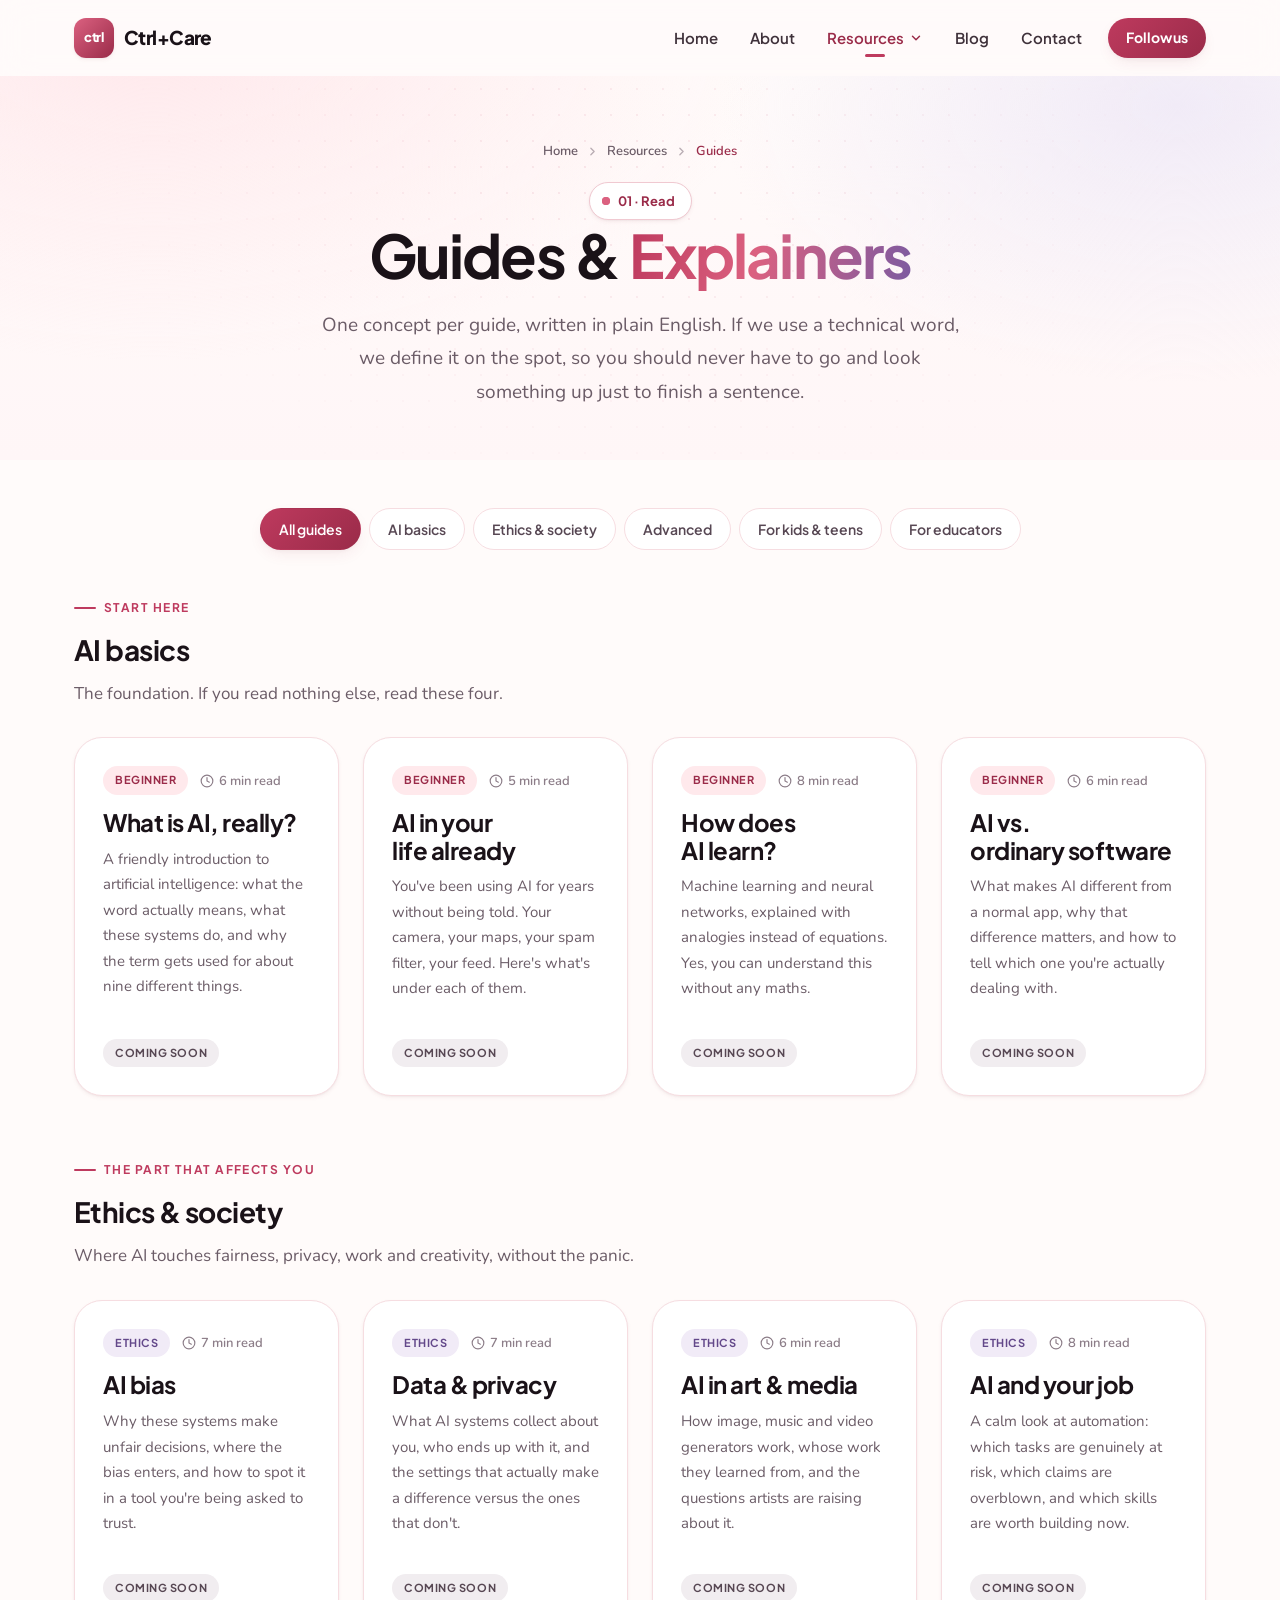
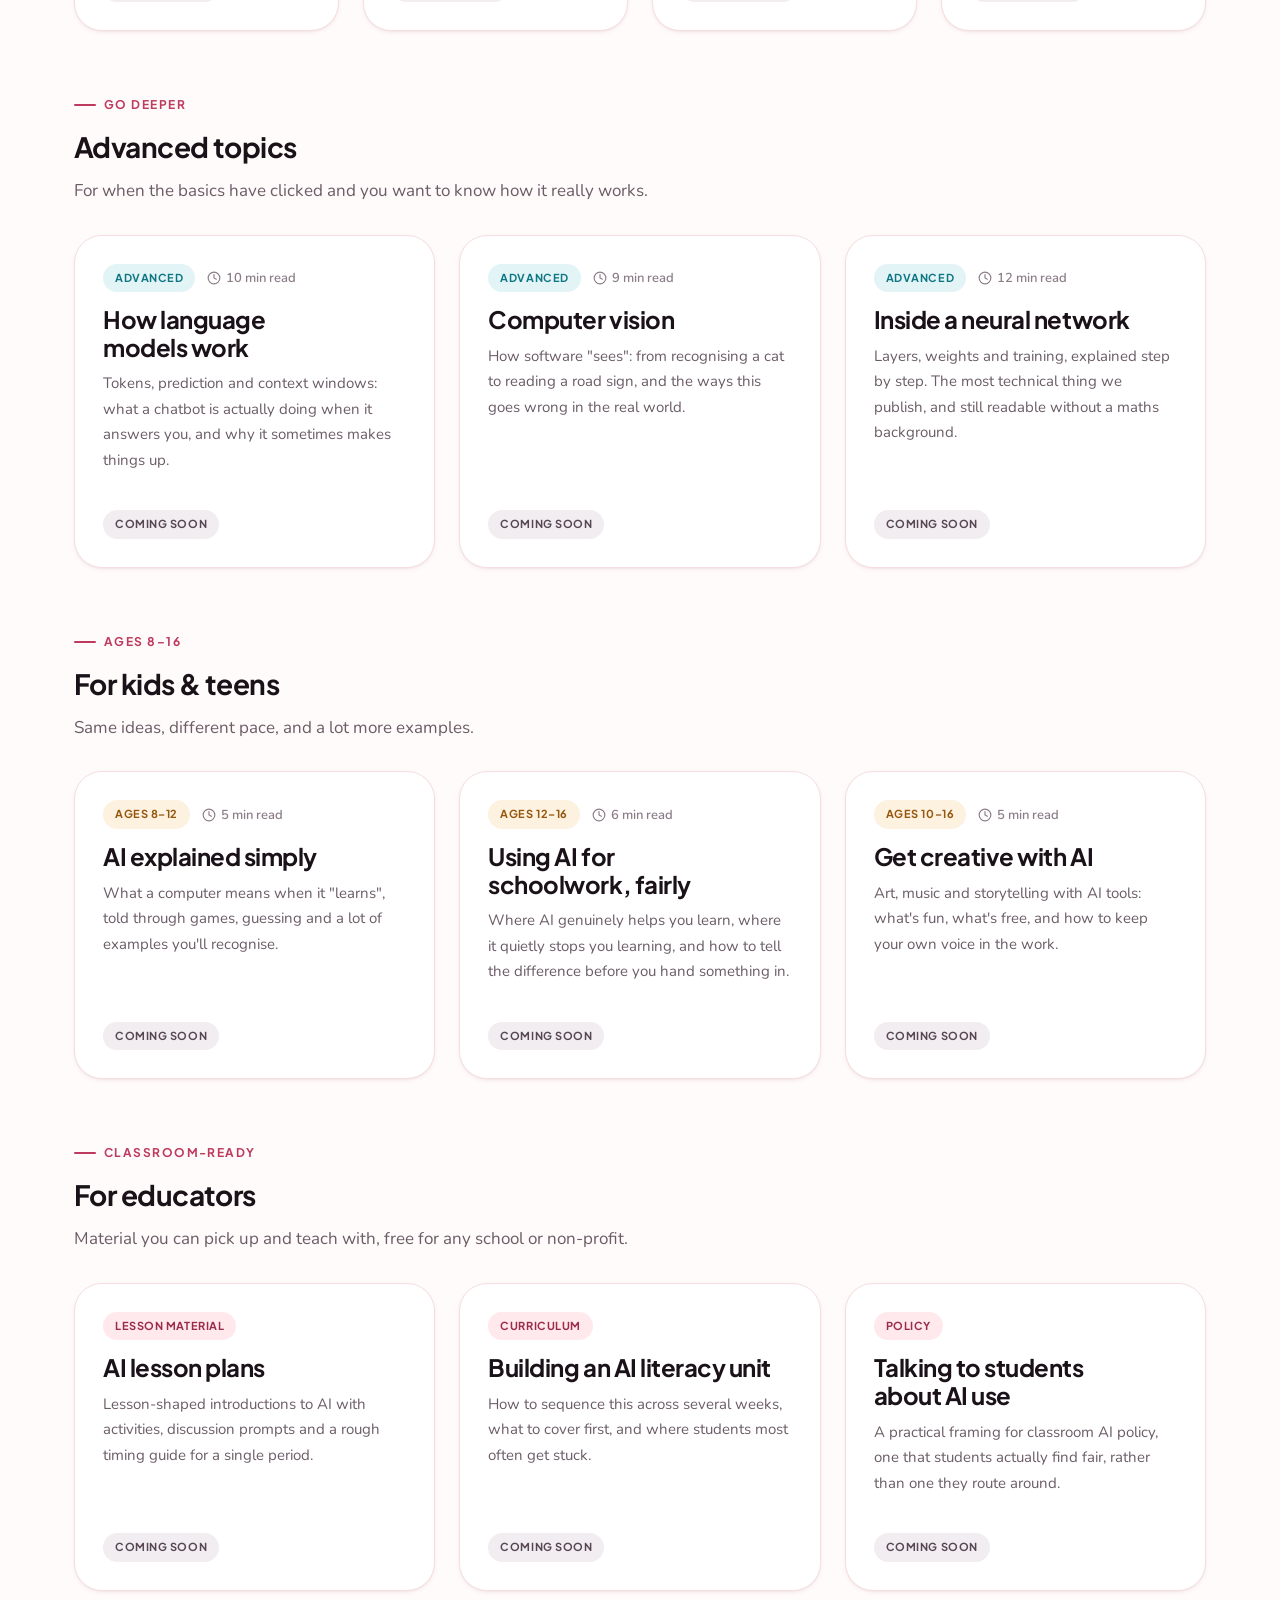
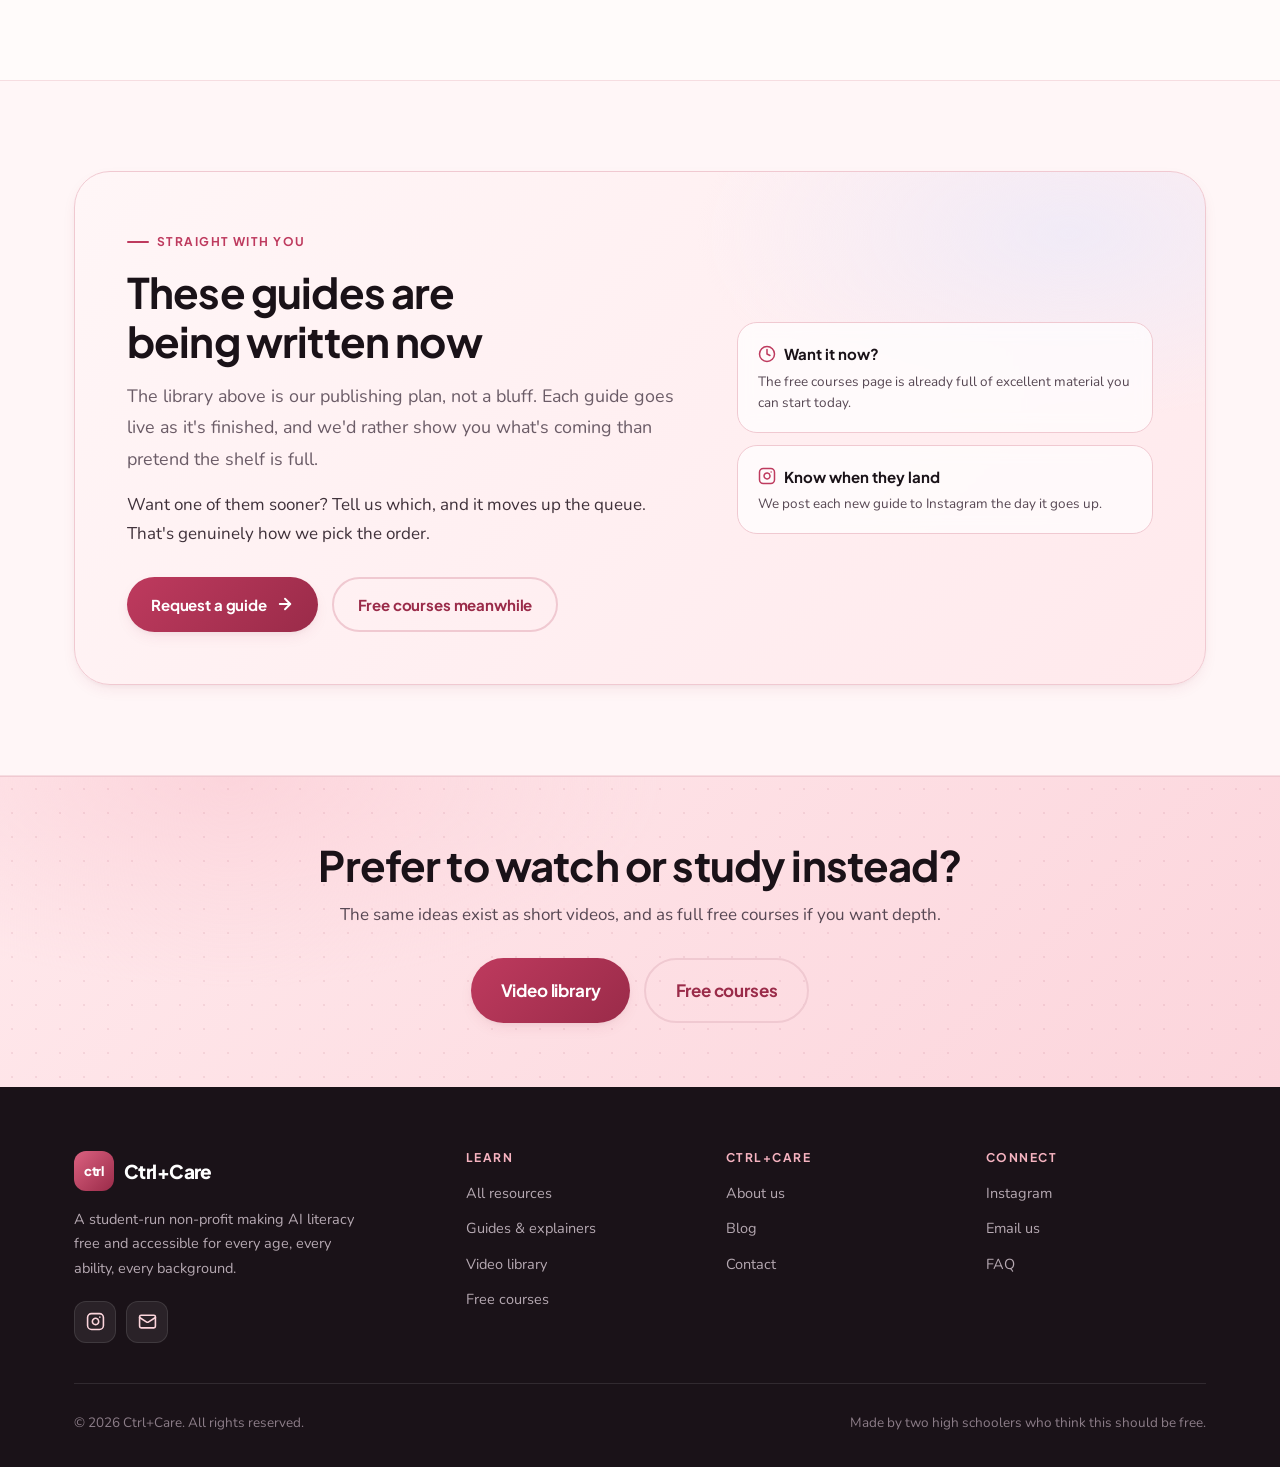
<file: resources-guides.html>
<!DOCTYPE html>
<html lang="en">
<head>
  <meta charset="UTF-8">
  <meta name="viewport" content="width=device-width, initial-scale=1.0">
  <title>Guides &amp; Explainers | Ctrl+Care</title>
  <meta name="description" content="Written AI explainers from Ctrl+Care, in plain English. AI basics, ethics and society, advanced topics, plus dedicated tracks for kids and educators.">
  <link rel="stylesheet" href="styles.css">
</head>
<body>
  <a class="skip-link" href="#main">Skip to content</a>

  <!-- ============================ Navigation ============================ -->
  <nav class="nav">
    <div class="container nav-container">
      <a href="index.html" class="nav-logo">
        <span class="nav-logo-mark">ctrl</span>
        <span class="nav-brand">Ctrl+Care</span>
      </a>

      <div class="nav-links">
        <a class="nav-link" href="index.html">Home</a>
        <a class="nav-link" href="about.html">About</a>

        <div class="nav-item">
          <a class="nav-link" href="resources.html" aria-current="page">
            Resources
            <svg class="nav-caret" width="14" height="14" viewBox="0 0 24 24" fill="none" stroke="currentColor" stroke-width="2.5" stroke-linecap="round" stroke-linejoin="round" aria-hidden="true"><path d="m6 9 6 6 6-6"/></svg>
          </a>
          <div class="nav-dropdown">
            <a class="nav-drop-item" href="resources-guides.html">
              <span class="nav-drop-icon">
                <svg viewBox="0 0 24 24" fill="none" stroke="currentColor" stroke-width="2" stroke-linecap="round" stroke-linejoin="round" aria-hidden="true"><path d="M12 7v14"/><path d="M3 18a1 1 0 0 1-1-1V4a1 1 0 0 1 1-1h5a4 4 0 0 1 4 4 4 4 0 0 1 4-4h5a1 1 0 0 1 1 1v13a1 1 0 0 1-1 1h-6a3 3 0 0 0-3 3 3 3 0 0 0-3-3z"/></svg>
              </span>
              <span>
                <span class="nav-drop-title">Guides &amp; Explainers</span>
                <span class="nav-drop-desc">Written walkthroughs of AI concepts, in plain English</span>
              </span>
            </a>
            <a class="nav-drop-item" href="resources-videos.html">
              <span class="nav-drop-icon plum">
                <svg viewBox="0 0 24 24" fill="none" stroke="currentColor" stroke-width="2" stroke-linecap="round" stroke-linejoin="round" aria-hidden="true"><path d="m16 13 5.223 3.482a.5.5 0 0 0 .777-.416V7.87a.5.5 0 0 0-.752-.432L16 10.5"/><rect x="2" y="6" width="14" height="12" rx="2"/></svg>
              </span>
              <span>
                <span class="nav-drop-title">Video Library</span>
                <span class="nav-drop-desc">Short videos we make, explaining one idea at a time</span>
              </span>
            </a>
            <a class="nav-drop-item" href="resources-courses.html">
              <span class="nav-drop-icon teal">
                <svg viewBox="0 0 24 24" fill="none" stroke="currentColor" stroke-width="2" stroke-linecap="round" stroke-linejoin="round" aria-hidden="true"><path d="M21.42 10.922a1 1 0 0 0-.019-1.838L12.83 5.18a2 2 0 0 0-1.66 0L2.6 9.08a1 1 0 0 0 0 1.832l8.57 3.908a2 2 0 0 0 1.66 0z"/><path d="M22 10v6"/><path d="M6 12.5V16a6 3 0 0 0 12 0v-3.5"/></svg>
              </span>
              <span>
                <span class="nav-drop-title">Free Courses</span>
                <span class="nav-drop-desc">The best no-cost courses and channels, curated</span>
              </span>
            </a>
          </div>
        </div>

        <a class="nav-link" href="blog.html">Blog</a>
        <a class="nav-link" href="contact.html">Contact</a>
        <a class="btn btn-primary btn-sm nav-cta" href="https://www.instagram.com/ctrlcare_project/" target="_blank" rel="noopener noreferrer">Follow us</a>
      </div>

      <button class="nav-toggle" type="button" aria-expanded="false" aria-controls="mobile-menu" aria-label="Open menu">
        <span class="nav-toggle-bars" aria-hidden="true"><span></span><span></span><span></span></span>
      </button>
    </div>
  </nav>

  <div class="mobile-menu" id="mobile-menu">
    <a class="mobile-link" href="index.html">Home</a>
    <a class="mobile-link" href="about.html">About</a>
    <a class="mobile-link" href="resources.html">Resources</a>
    <a class="mobile-sub" href="resources-guides.html" aria-current="page">
      <svg viewBox="0 0 24 24" fill="none" stroke="currentColor" stroke-width="2" stroke-linecap="round" stroke-linejoin="round" aria-hidden="true"><path d="m9 18 6-6-6-6"/></svg> Guides &amp; Explainers
    </a>
    <a class="mobile-sub" href="resources-videos.html">
      <svg viewBox="0 0 24 24" fill="none" stroke="currentColor" stroke-width="2" stroke-linecap="round" stroke-linejoin="round" aria-hidden="true"><path d="m9 18 6-6-6-6"/></svg> Video Library
    </a>
    <a class="mobile-sub" href="resources-courses.html">
      <svg viewBox="0 0 24 24" fill="none" stroke="currentColor" stroke-width="2" stroke-linecap="round" stroke-linejoin="round" aria-hidden="true"><path d="m9 18 6-6-6-6"/></svg> Free Courses
    </a>
    <a class="mobile-link" href="blog.html">Blog</a>
    <a class="mobile-link" href="contact.html">Contact</a>
    <a class="btn btn-primary btn-lg" href="https://www.instagram.com/ctrlcare_project/" target="_blank" rel="noopener noreferrer">Follow @ctrlcare_project</a>
  </div>

  <main id="main">

    <!-- ============================== Hero ============================== -->
    <section class="hero hero-page">
      <div class="container">
        <nav class="breadcrumb" aria-label="Breadcrumb">
          <a href="index.html">Home</a>
          <svg viewBox="0 0 24 24" fill="none" stroke="currentColor" stroke-width="2.5" stroke-linecap="round" stroke-linejoin="round" aria-hidden="true"><path d="m9 18 6-6-6-6"/></svg>
          <a href="resources.html">Resources</a>
          <svg viewBox="0 0 24 24" fill="none" stroke="currentColor" stroke-width="2.5" stroke-linecap="round" stroke-linejoin="round" aria-hidden="true"><path d="m9 18 6-6-6-6"/></svg>
          <span aria-current="page">Guides</span>
        </nav>

        <span class="badge">
          <span class="badge-dot" aria-hidden="true"></span>
          01 &middot; Read
        </span>

        <h1 class="hero-title">Guides &amp; <span class="grad-text">Explainers</span></h1>
        <p class="hero-sub lede">
          One concept per guide, written in plain English. If we use a technical word, we
          define it on the spot, so you should never have to go and look something up
          just to finish a sentence.
        </p>
      </div>
    </section>

    <!-- ============================ Library ============================ -->
    <section class="section section-tight">
      <div class="container">

        <div class="filters" data-filter-bar="#guide-library" data-filter-empty="#guide-empty" data-reveal>
          <button class="filter-btn" type="button" data-filter="all" aria-pressed="true">All guides</button>
          <button class="filter-btn" type="button" data-filter="basics" aria-pressed="false">AI basics</button>
          <button class="filter-btn" type="button" data-filter="ethics" aria-pressed="false">Ethics &amp; society</button>
          <button class="filter-btn" type="button" data-filter="advanced" aria-pressed="false">Advanced</button>
          <button class="filter-btn" type="button" data-filter="kids" aria-pressed="false">For kids &amp; teens</button>
          <button class="filter-btn" type="button" data-filter="educators" aria-pressed="false">For educators</button>
        </div>

        <div id="guide-library">

          <!-- ---------------------------- Basics ---------------------------- -->
          <div data-group id="basics" style="margin-bottom: 3.5rem;">
            <div class="section-head left" style="max-width: none; margin-bottom: 1.75rem;" data-reveal>
              <span class="eyebrow">Start here</span>
              <h2 style="font-size: clamp(1.375rem, 2.4vw, 1.75rem);">AI basics</h2>
              <p>The foundation. If you read nothing else, read these four.</p>
            </div>

            <div class="grid grid-auto" data-reveal-group>
              <article class="card" data-cat="basics">
                <div class="card-meta">
                  <span class="pill">Beginner</span>
                  <span class="meta-text">
                    <svg viewBox="0 0 24 24" fill="none" stroke="currentColor" stroke-width="2" stroke-linecap="round" stroke-linejoin="round" aria-hidden="true"><circle cx="12" cy="12" r="10"/><polyline points="12 6 12 12 16 14"/></svg>
                    6 min read
                  </span>
                </div>
                <h3>What is AI, really?</h3>
                <p>
                  A friendly introduction to artificial intelligence: what the word actually
                  means, what these systems do, and why the term gets used for about nine
                  different things.
                </p>
                <div class="card-foot">
                  <span class="pill pill-neutral">Coming soon</span>
                </div>
              </article>

              <article class="card" data-cat="basics">
                <div class="card-meta">
                  <span class="pill">Beginner</span>
                  <span class="meta-text">
                    <svg viewBox="0 0 24 24" fill="none" stroke="currentColor" stroke-width="2" stroke-linecap="round" stroke-linejoin="round" aria-hidden="true"><circle cx="12" cy="12" r="10"/><polyline points="12 6 12 12 16 14"/></svg>
                    5 min read
                  </span>
                </div>
                <h3>AI in your life already</h3>
                <p>
                  You've been using AI for years without being told. Your camera, your maps,
                  your spam filter, your feed. Here's what's under each of them.
                </p>
                <div class="card-foot">
                  <span class="pill pill-neutral">Coming soon</span>
                </div>
              </article>

              <article class="card" data-cat="basics">
                <div class="card-meta">
                  <span class="pill">Beginner</span>
                  <span class="meta-text">
                    <svg viewBox="0 0 24 24" fill="none" stroke="currentColor" stroke-width="2" stroke-linecap="round" stroke-linejoin="round" aria-hidden="true"><circle cx="12" cy="12" r="10"/><polyline points="12 6 12 12 16 14"/></svg>
                    8 min read
                  </span>
                </div>
                <h3>How does AI learn?</h3>
                <p>
                  Machine learning and neural networks, explained with analogies instead of
                  equations. Yes, you can understand this without any maths.
                </p>
                <div class="card-foot">
                  <span class="pill pill-neutral">Coming soon</span>
                </div>
              </article>

              <article class="card" data-cat="basics">
                <div class="card-meta">
                  <span class="pill">Beginner</span>
                  <span class="meta-text">
                    <svg viewBox="0 0 24 24" fill="none" stroke="currentColor" stroke-width="2" stroke-linecap="round" stroke-linejoin="round" aria-hidden="true"><circle cx="12" cy="12" r="10"/><polyline points="12 6 12 12 16 14"/></svg>
                    6 min read
                  </span>
                </div>
                <h3>AI vs. ordinary software</h3>
                <p>
                  What makes AI different from a normal app, why that difference matters, and
                  how to tell which one you're actually dealing with.
                </p>
                <div class="card-foot">
                  <span class="pill pill-neutral">Coming soon</span>
                </div>
              </article>
            </div>
          </div>

          <!-- ---------------------------- Ethics ---------------------------- -->
          <div data-group id="ethics" style="margin-bottom: 3.5rem;">
            <div class="section-head left" style="max-width: none; margin-bottom: 1.75rem;" data-reveal>
              <span class="eyebrow">The part that affects you</span>
              <h2 style="font-size: clamp(1.375rem, 2.4vw, 1.75rem);">Ethics &amp; society</h2>
              <p>Where AI touches fairness, privacy, work and creativity, without the panic.</p>
            </div>

            <div class="grid grid-auto" data-reveal-group>
              <article class="card" data-cat="ethics">
                <div class="card-meta">
                  <span class="pill pill-plum">Ethics</span>
                  <span class="meta-text">
                    <svg viewBox="0 0 24 24" fill="none" stroke="currentColor" stroke-width="2" stroke-linecap="round" stroke-linejoin="round" aria-hidden="true"><circle cx="12" cy="12" r="10"/><polyline points="12 6 12 12 16 14"/></svg>
                    7 min read
                  </span>
                </div>
                <h3>AI bias</h3>
                <p>
                  Why these systems make unfair decisions, where the bias enters, and how to
                  spot it in a tool you're being asked to trust.
                </p>
                <div class="card-foot">
                  <span class="pill pill-neutral">Coming soon</span>
                </div>
              </article>

              <article class="card" data-cat="ethics">
                <div class="card-meta">
                  <span class="pill pill-plum">Ethics</span>
                  <span class="meta-text">
                    <svg viewBox="0 0 24 24" fill="none" stroke="currentColor" stroke-width="2" stroke-linecap="round" stroke-linejoin="round" aria-hidden="true"><circle cx="12" cy="12" r="10"/><polyline points="12 6 12 12 16 14"/></svg>
                    7 min read
                  </span>
                </div>
                <h3>Data &amp; privacy</h3>
                <p>
                  What AI systems collect about you, who ends up with it, and the settings
                  that actually make a difference versus the ones that don't.
                </p>
                <div class="card-foot">
                  <span class="pill pill-neutral">Coming soon</span>
                </div>
              </article>

              <article class="card" data-cat="ethics">
                <div class="card-meta">
                  <span class="pill pill-plum">Ethics</span>
                  <span class="meta-text">
                    <svg viewBox="0 0 24 24" fill="none" stroke="currentColor" stroke-width="2" stroke-linecap="round" stroke-linejoin="round" aria-hidden="true"><circle cx="12" cy="12" r="10"/><polyline points="12 6 12 12 16 14"/></svg>
                    6 min read
                  </span>
                </div>
                <h3>AI in art &amp; media</h3>
                <p>
                  How image, music and video generators work, whose work they learned from,
                  and the questions artists are raising about it.
                </p>
                <div class="card-foot">
                  <span class="pill pill-neutral">Coming soon</span>
                </div>
              </article>

              <article class="card" data-cat="ethics">
                <div class="card-meta">
                  <span class="pill pill-plum">Ethics</span>
                  <span class="meta-text">
                    <svg viewBox="0 0 24 24" fill="none" stroke="currentColor" stroke-width="2" stroke-linecap="round" stroke-linejoin="round" aria-hidden="true"><circle cx="12" cy="12" r="10"/><polyline points="12 6 12 12 16 14"/></svg>
                    8 min read
                  </span>
                </div>
                <h3>AI and your job</h3>
                <p>
                  A calm look at automation: which tasks are genuinely at risk, which claims
                  are overblown, and which skills are worth building now.
                </p>
                <div class="card-foot">
                  <span class="pill pill-neutral">Coming soon</span>
                </div>
              </article>
            </div>
          </div>

          <!-- --------------------------- Advanced --------------------------- -->
          <div data-group id="advanced" style="margin-bottom: 3.5rem;">
            <div class="section-head left" style="max-width: none; margin-bottom: 1.75rem;" data-reveal>
              <span class="eyebrow">Go deeper</span>
              <h2 style="font-size: clamp(1.375rem, 2.4vw, 1.75rem);">Advanced topics</h2>
              <p>For when the basics have clicked and you want to know how it really works.</p>
            </div>

            <div class="grid grid-auto" data-reveal-group>
              <article class="card" data-cat="advanced">
                <div class="card-meta">
                  <span class="pill pill-teal">Advanced</span>
                  <span class="meta-text">
                    <svg viewBox="0 0 24 24" fill="none" stroke="currentColor" stroke-width="2" stroke-linecap="round" stroke-linejoin="round" aria-hidden="true"><circle cx="12" cy="12" r="10"/><polyline points="12 6 12 12 16 14"/></svg>
                    10 min read
                  </span>
                </div>
                <h3>How language models work</h3>
                <p>
                  Tokens, prediction and context windows: what a chatbot is actually
                  doing when it answers you, and why it sometimes makes things up.
                </p>
                <div class="card-foot">
                  <span class="pill pill-neutral">Coming soon</span>
                </div>
              </article>

              <article class="card" data-cat="advanced">
                <div class="card-meta">
                  <span class="pill pill-teal">Advanced</span>
                  <span class="meta-text">
                    <svg viewBox="0 0 24 24" fill="none" stroke="currentColor" stroke-width="2" stroke-linecap="round" stroke-linejoin="round" aria-hidden="true"><circle cx="12" cy="12" r="10"/><polyline points="12 6 12 12 16 14"/></svg>
                    9 min read
                  </span>
                </div>
                <h3>Computer vision</h3>
                <p>
                  How software "sees": from recognising a cat to reading a road sign, and the
                  ways this goes wrong in the real world.
                </p>
                <div class="card-foot">
                  <span class="pill pill-neutral">Coming soon</span>
                </div>
              </article>

              <article class="card" data-cat="advanced">
                <div class="card-meta">
                  <span class="pill pill-teal">Advanced</span>
                  <span class="meta-text">
                    <svg viewBox="0 0 24 24" fill="none" stroke="currentColor" stroke-width="2" stroke-linecap="round" stroke-linejoin="round" aria-hidden="true"><circle cx="12" cy="12" r="10"/><polyline points="12 6 12 12 16 14"/></svg>
                    12 min read
                  </span>
                </div>
                <h3>Inside a neural network</h3>
                <p>
                  Layers, weights and training, explained step by step. The most technical
                  thing we publish, and still readable without a maths background.
                </p>
                <div class="card-foot">
                  <span class="pill pill-neutral">Coming soon</span>
                </div>
              </article>
            </div>
          </div>

          <!-- ----------------------------- Kids ----------------------------- -->
          <div data-group id="kids" style="margin-bottom: 3.5rem;">
            <div class="section-head left" style="max-width: none; margin-bottom: 1.75rem;" data-reveal>
              <span class="eyebrow">Ages 8&ndash;16</span>
              <h2 style="font-size: clamp(1.375rem, 2.4vw, 1.75rem);">For kids &amp; teens</h2>
              <p>Same ideas, different pace, and a lot more examples.</p>
            </div>

            <div class="grid grid-auto" data-reveal-group>
              <article class="card" data-cat="kids">
                <div class="card-meta">
                  <span class="pill pill-amber">Ages 8&ndash;12</span>
                  <span class="meta-text">
                    <svg viewBox="0 0 24 24" fill="none" stroke="currentColor" stroke-width="2" stroke-linecap="round" stroke-linejoin="round" aria-hidden="true"><circle cx="12" cy="12" r="10"/><polyline points="12 6 12 12 16 14"/></svg>
                    5 min read
                  </span>
                </div>
                <h3>AI explained simply</h3>
                <p>
                  What a computer means when it "learns", told through games, guessing and
                  a lot of examples you'll recognise.
                </p>
                <div class="card-foot">
                  <span class="pill pill-neutral">Coming soon</span>
                </div>
              </article>

              <article class="card" data-cat="kids">
                <div class="card-meta">
                  <span class="pill pill-amber">Ages 12&ndash;16</span>
                  <span class="meta-text">
                    <svg viewBox="0 0 24 24" fill="none" stroke="currentColor" stroke-width="2" stroke-linecap="round" stroke-linejoin="round" aria-hidden="true"><circle cx="12" cy="12" r="10"/><polyline points="12 6 12 12 16 14"/></svg>
                    6 min read
                  </span>
                </div>
                <h3>Using AI for schoolwork, fairly</h3>
                <p>
                  Where AI genuinely helps you learn, where it quietly stops you learning,
                  and how to tell the difference before you hand something in.
                </p>
                <div class="card-foot">
                  <span class="pill pill-neutral">Coming soon</span>
                </div>
              </article>

              <article class="card" data-cat="kids">
                <div class="card-meta">
                  <span class="pill pill-amber">Ages 10&ndash;16</span>
                  <span class="meta-text">
                    <svg viewBox="0 0 24 24" fill="none" stroke="currentColor" stroke-width="2" stroke-linecap="round" stroke-linejoin="round" aria-hidden="true"><circle cx="12" cy="12" r="10"/><polyline points="12 6 12 12 16 14"/></svg>
                    5 min read
                  </span>
                </div>
                <h3>Get creative with AI</h3>
                <p>
                  Art, music and storytelling with AI tools: what's fun, what's free,
                  and how to keep your own voice in the work.
                </p>
                <div class="card-foot">
                  <span class="pill pill-neutral">Coming soon</span>
                </div>
              </article>
            </div>
          </div>

          <!-- --------------------------- Educators --------------------------- -->
          <div data-group id="educators">
            <div class="section-head left" style="max-width: none; margin-bottom: 1.75rem;" data-reveal>
              <span class="eyebrow">Classroom-ready</span>
              <h2 style="font-size: clamp(1.375rem, 2.4vw, 1.75rem);">For educators</h2>
              <p>Material you can pick up and teach with, free for any school or non-profit.</p>
            </div>

            <div class="grid grid-auto" data-reveal-group>
              <article class="card" data-cat="educators">
                <div class="card-meta">
                  <span class="pill">Lesson material</span>
                </div>
                <h3>AI lesson plans</h3>
                <p>
                  Lesson-shaped introductions to AI with activities, discussion prompts and
                  a rough timing guide for a single period.
                </p>
                <div class="card-foot">
                  <span class="pill pill-neutral">Coming soon</span>
                </div>
              </article>

              <article class="card" data-cat="educators">
                <div class="card-meta">
                  <span class="pill">Curriculum</span>
                </div>
                <h3>Building an AI literacy unit</h3>
                <p>
                  How to sequence this across several weeks, what to cover first, and where
                  students most often get stuck.
                </p>
                <div class="card-foot">
                  <span class="pill pill-neutral">Coming soon</span>
                </div>
              </article>

              <article class="card" data-cat="educators">
                <div class="card-meta">
                  <span class="pill">Policy</span>
                </div>
                <h3>Talking to students about AI use</h3>
                <p>
                  A practical framing for classroom AI policy, one that students
                  actually find fair, rather than one they route around.
                </p>
                <div class="card-foot">
                  <span class="pill pill-neutral">Coming soon</span>
                </div>
              </article>
            </div>
          </div>
        </div>

        <p class="filter-empty" id="guide-empty" hidden>
          No guides in that category yet. Try another filter, or
          <a href="resources.html#suggest">suggest a topic</a>.
        </p>
      </div>
    </section>

    <!-- =========================== In progress =========================== -->
    <section class="section section-sunk">
      <div class="container">
        <div class="band" data-reveal>
          <div class="panel-split">
            <div>
              <span class="eyebrow">Straight with you</span>
              <h2>These guides are being written now</h2>
              <p class="mt-2 lede">
                The library above is our publishing plan, not a bluff. Each guide goes
                live as it's finished, and we'd rather show you what's coming than pretend
                the shelf is full.
              </p>
              <p>
                Want one of them sooner? Tell us which, and it moves up the queue. That's
                genuinely how we pick the order.
              </p>
              <div class="hero-actions mt-3" style="margin-bottom: 0;">
                <a class="btn btn-primary" href="contact.html">
                  Request a guide
                  <svg class="btn-arrow" viewBox="0 0 24 24" fill="none" stroke="currentColor" stroke-width="2.5" stroke-linecap="round" stroke-linejoin="round" aria-hidden="true"><path d="M5 12h14"/><path d="m12 5 7 7-7 7"/></svg>
                </a>
                <a class="btn btn-outline" href="resources-courses.html">Free courses meanwhile</a>
              </div>
            </div>

            <div class="stack-sm">
              <div class="glass" style="background: rgba(255,255,255,.7); border-color: var(--border-strong);">
                <span class="glass-title" style="color: var(--ink-900);">
                  <svg viewBox="0 0 24 24" fill="none" stroke="currentColor" stroke-width="2" stroke-linecap="round" stroke-linejoin="round" aria-hidden="true" style="color: var(--rose-600);"><circle cx="12" cy="12" r="10"/><polyline points="12 6 12 12 16 14"/></svg>
                  Want it now?
                </span>
                <p style="color: var(--ink-600);">
                  The free courses page is already full of excellent material you can start today.
                </p>
              </div>
              <div class="glass" style="background: rgba(255,255,255,.7); border-color: var(--border-strong);">
                <span class="glass-title" style="color: var(--ink-900);">
                  <svg viewBox="0 0 24 24" fill="none" stroke="currentColor" stroke-width="2" stroke-linecap="round" stroke-linejoin="round" aria-hidden="true" style="color: var(--rose-600);"><rect width="20" height="20" x="2" y="2" rx="5"/><path d="M16 11.37A4 4 0 1 1 12.63 8 4 4 0 0 1 16 11.37z"/><line x1="17.5" x2="17.5" y1="6.5" y2="6.5"/></svg>
                  Know when they land
                </span>
                <p style="color: var(--ink-600);">
                  We post each new guide to Instagram the day it goes up.
                </p>
              </div>
            </div>
          </div>
        </div>
      </div>
    </section>

    <!-- ============================== CTA ============================== -->
    <section class="cta">
      <div class="container">
        <h2>Prefer to watch or study instead?</h2>
        <p>The same ideas exist as short videos, and as full free courses if you want depth.</p>
        <div class="cta-actions">
          <a class="btn btn-primary btn-lg" href="resources-videos.html">Video library</a>
          <a class="btn btn-outline btn-lg" href="resources-courses.html">Free courses</a>
        </div>
      </div>
    </section>
  </main>

  <!-- ============================== Footer ============================== -->
  <footer class="footer">
    <div class="container">
      <div class="footer-grid">
        <div>
          <div class="footer-brand-row">
            <span class="nav-logo-mark">ctrl</span>
            <span class="footer-brand">Ctrl+Care</span>
          </div>
          <p class="footer-about">
            A student-run non-profit making AI literacy free and accessible for every
            age, every ability, every background.
          </p>
          <div class="social-row">
            <a class="social" href="https://www.instagram.com/ctrlcare_project/" target="_blank" rel="noopener noreferrer" aria-label="Ctrl+Care on Instagram">
              <svg viewBox="0 0 24 24" fill="none" stroke="currentColor" stroke-width="2" stroke-linecap="round" stroke-linejoin="round" aria-hidden="true"><rect width="20" height="20" x="2" y="2" rx="5"/><path d="M16 11.37A4 4 0 1 1 12.63 8 4 4 0 0 1 16 11.37z"/><line x1="17.5" x2="17.5" y1="6.5" y2="6.5"/></svg>
            </a>
            <a class="social" href="mailto:ctrlcareproject@gmail.com" aria-label="Email Ctrl+Care">
              <svg viewBox="0 0 24 24" fill="none" stroke="currentColor" stroke-width="2" stroke-linecap="round" stroke-linejoin="round" aria-hidden="true"><rect width="20" height="16" x="2" y="4" rx="2"/><path d="m22 7-8.97 5.7a1.94 1.94 0 0 1-2.06 0L2 7"/></svg>
            </a>
          </div>
        </div>

        <div>
          <h4>Learn</h4>
          <ul class="footer-list">
            <li><a href="resources.html">All resources</a></li>
            <li><a href="resources-guides.html">Guides &amp; explainers</a></li>
            <li><a href="resources-videos.html">Video library</a></li>
            <li><a href="resources-courses.html">Free courses</a></li>
          </ul>
        </div>

        <div>
          <h4>Ctrl+Care</h4>
          <ul class="footer-list">
            <li><a href="about.html">About us</a></li>
            <li><a href="blog.html">Blog</a></li>
            <li><a href="contact.html">Contact</a></li>
          </ul>
        </div>

        <div>
          <h4>Connect</h4>
          <ul class="footer-list">
            <li><a href="https://www.instagram.com/ctrlcare_project/" target="_blank" rel="noopener noreferrer">Instagram</a></li>
            <li><a href="mailto:ctrlcareproject@gmail.com">Email us</a></li>
            <li><a href="contact.html#faq">FAQ</a></li>
          </ul>
        </div>
      </div>

      <div class="footer-bottom">
        <span>&copy; 2026 Ctrl+Care. All rights reserved.</span>
        <span>Made by two high schoolers who think this should be free.</span>
      </div>
    </div>
  </footer>

  <script src="main.js"></script>
</body>
</html>
</file>
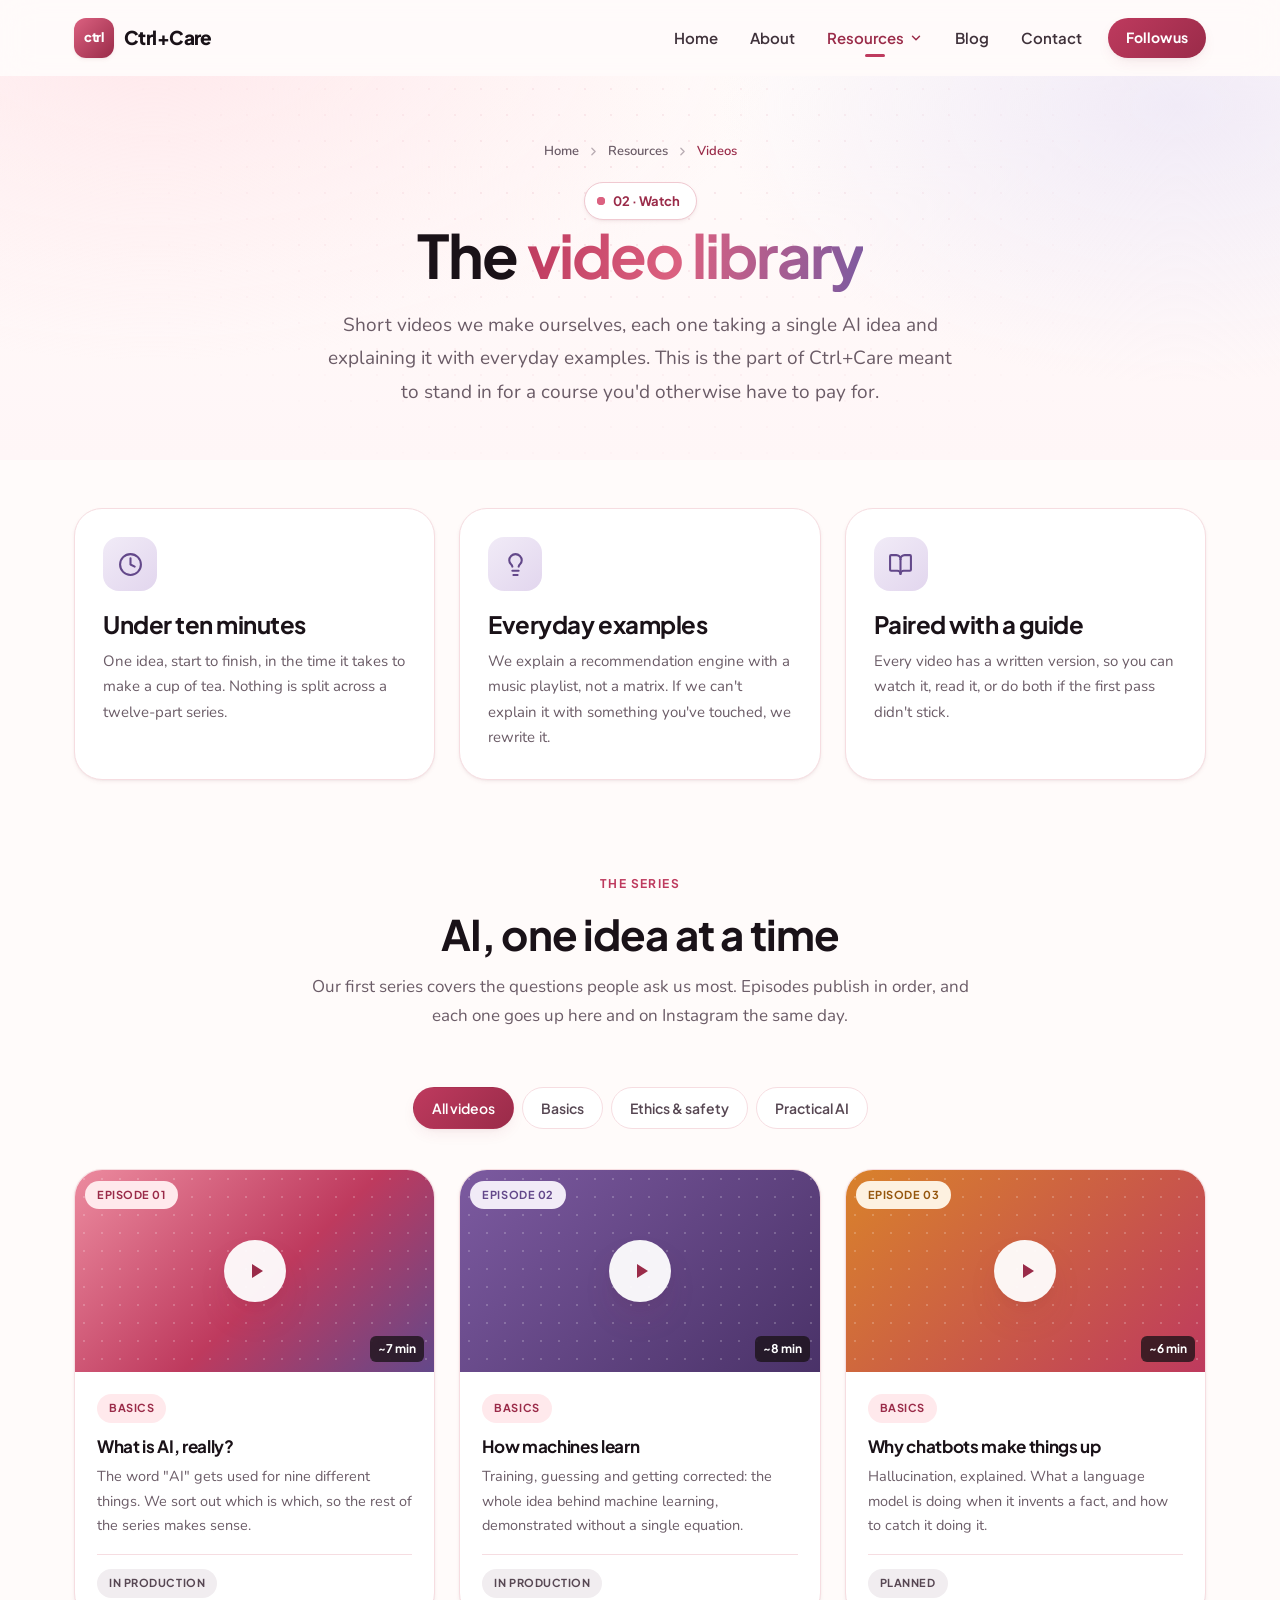
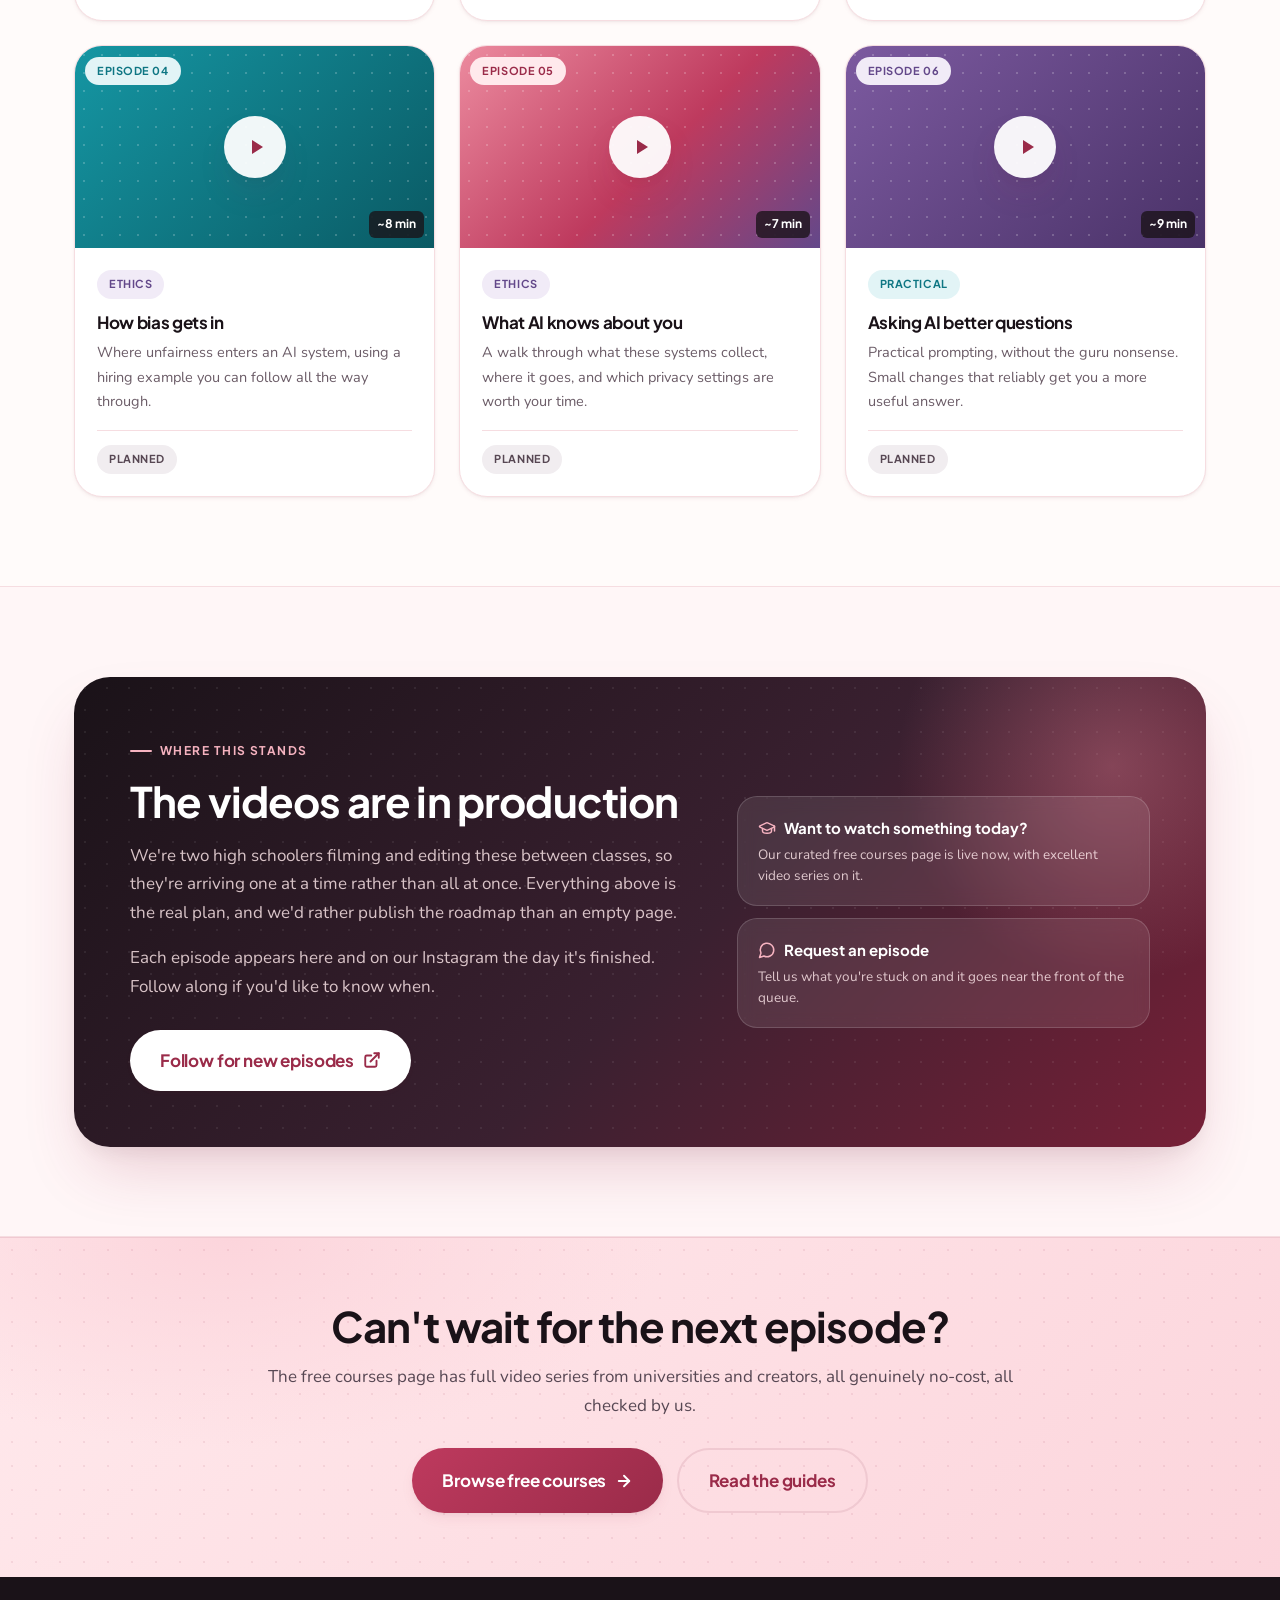
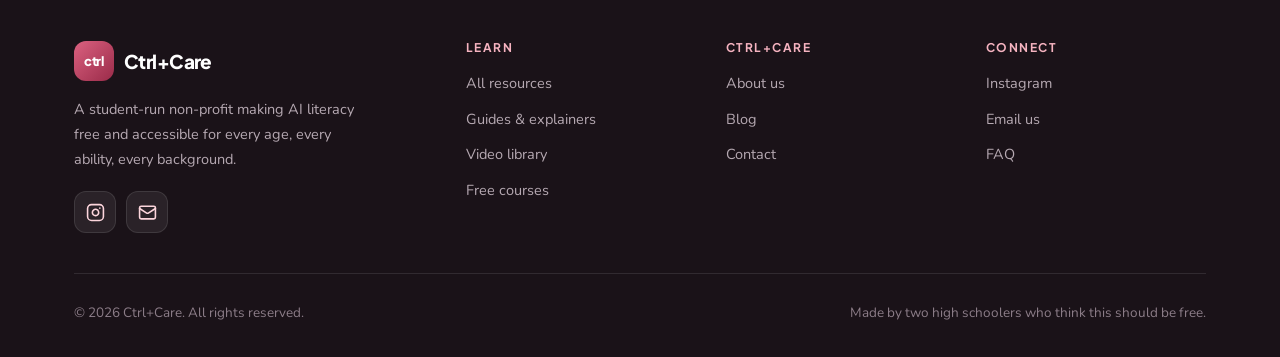
<file: resources-videos.html>
<!DOCTYPE html>
<html lang="en">
<head>
  <meta charset="UTF-8">
  <meta name="viewport" content="width=device-width, initial-scale=1.0">
  <title>Video Library | Ctrl+Care</title>
  <meta name="description" content="Short videos from Ctrl+Care explaining AI concepts in plain language, a free alternative to paid courses. One idea per video, under ten minutes each.">
  <link rel="stylesheet" href="styles.css">
</head>
<body>
  <a class="skip-link" href="#main">Skip to content</a>

  <!-- ============================ Navigation ============================ -->
  <nav class="nav">
    <div class="container nav-container">
      <a href="index.html" class="nav-logo">
        <span class="nav-logo-mark">ctrl</span>
        <span class="nav-brand">Ctrl+Care</span>
      </a>

      <div class="nav-links">
        <a class="nav-link" href="index.html">Home</a>
        <a class="nav-link" href="about.html">About</a>

        <div class="nav-item">
          <a class="nav-link" href="resources.html" aria-current="page">
            Resources
            <svg class="nav-caret" width="14" height="14" viewBox="0 0 24 24" fill="none" stroke="currentColor" stroke-width="2.5" stroke-linecap="round" stroke-linejoin="round" aria-hidden="true"><path d="m6 9 6 6 6-6"/></svg>
          </a>
          <div class="nav-dropdown">
            <a class="nav-drop-item" href="resources-guides.html">
              <span class="nav-drop-icon">
                <svg viewBox="0 0 24 24" fill="none" stroke="currentColor" stroke-width="2" stroke-linecap="round" stroke-linejoin="round" aria-hidden="true"><path d="M12 7v14"/><path d="M3 18a1 1 0 0 1-1-1V4a1 1 0 0 1 1-1h5a4 4 0 0 1 4 4 4 4 0 0 1 4-4h5a1 1 0 0 1 1 1v13a1 1 0 0 1-1 1h-6a3 3 0 0 0-3 3 3 3 0 0 0-3-3z"/></svg>
              </span>
              <span>
                <span class="nav-drop-title">Guides &amp; Explainers</span>
                <span class="nav-drop-desc">Written walkthroughs of AI concepts, in plain English</span>
              </span>
            </a>
            <a class="nav-drop-item" href="resources-videos.html">
              <span class="nav-drop-icon plum">
                <svg viewBox="0 0 24 24" fill="none" stroke="currentColor" stroke-width="2" stroke-linecap="round" stroke-linejoin="round" aria-hidden="true"><path d="m16 13 5.223 3.482a.5.5 0 0 0 .777-.416V7.87a.5.5 0 0 0-.752-.432L16 10.5"/><rect x="2" y="6" width="14" height="12" rx="2"/></svg>
              </span>
              <span>
                <span class="nav-drop-title">Video Library</span>
                <span class="nav-drop-desc">Short videos we make, explaining one idea at a time</span>
              </span>
            </a>
            <a class="nav-drop-item" href="resources-courses.html">
              <span class="nav-drop-icon teal">
                <svg viewBox="0 0 24 24" fill="none" stroke="currentColor" stroke-width="2" stroke-linecap="round" stroke-linejoin="round" aria-hidden="true"><path d="M21.42 10.922a1 1 0 0 0-.019-1.838L12.83 5.18a2 2 0 0 0-1.66 0L2.6 9.08a1 1 0 0 0 0 1.832l8.57 3.908a2 2 0 0 0 1.66 0z"/><path d="M22 10v6"/><path d="M6 12.5V16a6 3 0 0 0 12 0v-3.5"/></svg>
              </span>
              <span>
                <span class="nav-drop-title">Free Courses</span>
                <span class="nav-drop-desc">The best no-cost courses and channels, curated</span>
              </span>
            </a>
          </div>
        </div>

        <a class="nav-link" href="blog.html">Blog</a>
        <a class="nav-link" href="contact.html">Contact</a>
        <a class="btn btn-primary btn-sm nav-cta" href="https://www.instagram.com/ctrlcare_project/" target="_blank" rel="noopener noreferrer">Follow us</a>
      </div>

      <button class="nav-toggle" type="button" aria-expanded="false" aria-controls="mobile-menu" aria-label="Open menu">
        <span class="nav-toggle-bars" aria-hidden="true"><span></span><span></span><span></span></span>
      </button>
    </div>
  </nav>

  <div class="mobile-menu" id="mobile-menu">
    <a class="mobile-link" href="index.html">Home</a>
    <a class="mobile-link" href="about.html">About</a>
    <a class="mobile-link" href="resources.html">Resources</a>
    <a class="mobile-sub" href="resources-guides.html">
      <svg viewBox="0 0 24 24" fill="none" stroke="currentColor" stroke-width="2" stroke-linecap="round" stroke-linejoin="round" aria-hidden="true"><path d="m9 18 6-6-6-6"/></svg> Guides &amp; Explainers
    </a>
    <a class="mobile-sub" href="resources-videos.html" aria-current="page">
      <svg viewBox="0 0 24 24" fill="none" stroke="currentColor" stroke-width="2" stroke-linecap="round" stroke-linejoin="round" aria-hidden="true"><path d="m9 18 6-6-6-6"/></svg> Video Library
    </a>
    <a class="mobile-sub" href="resources-courses.html">
      <svg viewBox="0 0 24 24" fill="none" stroke="currentColor" stroke-width="2" stroke-linecap="round" stroke-linejoin="round" aria-hidden="true"><path d="m9 18 6-6-6-6"/></svg> Free Courses
    </a>
    <a class="mobile-link" href="blog.html">Blog</a>
    <a class="mobile-link" href="contact.html">Contact</a>
    <a class="btn btn-primary btn-lg" href="https://www.instagram.com/ctrlcare_project/" target="_blank" rel="noopener noreferrer">Follow @ctrlcare_project</a>
  </div>

  <main id="main">

    <!-- ============================== Hero ============================== -->
    <section class="hero hero-page">
      <div class="container">
        <nav class="breadcrumb" aria-label="Breadcrumb">
          <a href="index.html">Home</a>
          <svg viewBox="0 0 24 24" fill="none" stroke="currentColor" stroke-width="2.5" stroke-linecap="round" stroke-linejoin="round" aria-hidden="true"><path d="m9 18 6-6-6-6"/></svg>
          <a href="resources.html">Resources</a>
          <svg viewBox="0 0 24 24" fill="none" stroke="currentColor" stroke-width="2.5" stroke-linecap="round" stroke-linejoin="round" aria-hidden="true"><path d="m9 18 6-6-6-6"/></svg>
          <span aria-current="page">Videos</span>
        </nav>

        <span class="badge">
          <span class="badge-dot" aria-hidden="true"></span>
          02 &middot; Watch
        </span>

        <h1 class="hero-title">The <span class="grad-text">video library</span></h1>
        <p class="hero-sub lede">
          Short videos we make ourselves, each one taking a single AI idea and explaining it
          with everyday examples. This is the part of Ctrl+Care meant to stand in for a
          course you'd otherwise have to pay for.
        </p>
      </div>
    </section>

    <!-- ======================== How these work ======================== -->
    <section class="section section-tight section-flush-b">
      <div class="container">
        <div class="grid grid-3" data-reveal-group>
          <div class="card">
            <span class="card-icon plum" aria-hidden="true">
              <svg viewBox="0 0 24 24" fill="none" stroke="currentColor" stroke-width="2" stroke-linecap="round" stroke-linejoin="round"><circle cx="12" cy="12" r="10"/><polyline points="12 6 12 12 16 14"/></svg>
            </span>
            <h3>Under ten minutes</h3>
            <p>
              One idea, start to finish, in the time it takes to make a cup of tea. Nothing
              is split across a twelve-part series.
            </p>
          </div>
          <div class="card">
            <span class="card-icon plum" aria-hidden="true">
              <svg viewBox="0 0 24 24" fill="none" stroke="currentColor" stroke-width="2" stroke-linecap="round" stroke-linejoin="round"><path d="M15 14c.2-1 .7-1.7 1.5-2.5 1-.9 1.5-2.2 1.5-3.5A6 6 0 0 0 6 8c0 1 .2 2.2 1.5 3.5.7.7 1.3 1.5 1.5 2.5"/><path d="M9 18h6"/><path d="M10 22h4"/></svg>
            </span>
            <h3>Everyday examples</h3>
            <p>
              We explain a recommendation engine with a music playlist, not a matrix. If we
              can't explain it with something you've touched, we rewrite it.
            </p>
          </div>
          <div class="card">
            <span class="card-icon plum" aria-hidden="true">
              <svg viewBox="0 0 24 24" fill="none" stroke="currentColor" stroke-width="2" stroke-linecap="round" stroke-linejoin="round"><path d="M12 7v14"/><path d="M3 18a1 1 0 0 1-1-1V4a1 1 0 0 1 1-1h5a4 4 0 0 1 4 4 4 4 0 0 1 4-4h5a1 1 0 0 1 1 1v13a1 1 0 0 1-1 1h-6a3 3 0 0 0-3 3 3 3 0 0 0-3-3z"/></svg>
            </span>
            <h3>Paired with a guide</h3>
            <p>
              Every video has a written version, so you can watch it, read it, or do both if
              the first pass didn't stick.
            </p>
          </div>
        </div>
      </div>
    </section>

    <!-- ============================ Library ============================ -->
    <section class="section">
      <div class="container">
        <div class="section-head" data-reveal>
          <span class="eyebrow">The series</span>
          <h2>AI, one idea at a time</h2>
          <p>
            Our first series covers the questions people ask us most. Episodes publish in
            order, and each one goes up here and on Instagram the same day.
          </p>
        </div>

        <div class="filters" data-filter-bar="#video-library" data-filter-empty="#video-empty" data-reveal>
          <button class="filter-btn" type="button" data-filter="all" aria-pressed="true">All videos</button>
          <button class="filter-btn" type="button" data-filter="basics" aria-pressed="false">Basics</button>
          <button class="filter-btn" type="button" data-filter="ethics" aria-pressed="false">Ethics &amp; safety</button>
          <button class="filter-btn" type="button" data-filter="practical" aria-pressed="false">Practical AI</button>
        </div>

        <div class="grid grid-3" id="video-library" data-reveal-group>

          <article class="media-card" data-cat="basics">
            <div class="thumb" aria-hidden="true">
              <span class="thumb-tag"><span class="pill">Episode 01</span></span>
              <span class="play">
                <svg viewBox="0 0 24 24" fill="currentColor" stroke="none"><path d="M8 5v14l11-7z"/></svg>
              </span>
              <span class="thumb-badge">~7 min</span>
            </div>
            <div class="media-body">
              <div class="card-meta">
                <span class="pill">Basics</span>
              </div>
              <h3>What is AI, really?</h3>
              <p>
                The word "AI" gets used for nine different things. We sort out which is
                which, so the rest of the series makes sense.
              </p>
              <div class="media-foot">
                <span class="pill pill-neutral">In production</span>
              </div>
            </div>
          </article>

          <article class="media-card" data-cat="basics">
            <div class="thumb plum" aria-hidden="true">
              <span class="thumb-tag"><span class="pill pill-plum">Episode 02</span></span>
              <span class="play">
                <svg viewBox="0 0 24 24" fill="currentColor" stroke="none"><path d="M8 5v14l11-7z"/></svg>
              </span>
              <span class="thumb-badge">~8 min</span>
            </div>
            <div class="media-body">
              <div class="card-meta">
                <span class="pill">Basics</span>
              </div>
              <h3>How machines learn</h3>
              <p>
                Training, guessing and getting corrected: the whole idea behind machine
                learning, demonstrated without a single equation.
              </p>
              <div class="media-foot">
                <span class="pill pill-neutral">In production</span>
              </div>
            </div>
          </article>

          <article class="media-card" data-cat="basics">
            <div class="thumb warm" aria-hidden="true">
              <span class="thumb-tag"><span class="pill pill-amber">Episode 03</span></span>
              <span class="play">
                <svg viewBox="0 0 24 24" fill="currentColor" stroke="none"><path d="M8 5v14l11-7z"/></svg>
              </span>
              <span class="thumb-badge">~6 min</span>
            </div>
            <div class="media-body">
              <div class="card-meta">
                <span class="pill">Basics</span>
              </div>
              <h3>Why chatbots make things up</h3>
              <p>
                Hallucination, explained. What a language model is doing when it invents a
                fact, and how to catch it doing it.
              </p>
              <div class="media-foot">
                <span class="pill pill-neutral">Planned</span>
              </div>
            </div>
          </article>

          <article class="media-card" data-cat="ethics">
            <div class="thumb teal" aria-hidden="true">
              <span class="thumb-tag"><span class="pill pill-teal">Episode 04</span></span>
              <span class="play">
                <svg viewBox="0 0 24 24" fill="currentColor" stroke="none"><path d="M8 5v14l11-7z"/></svg>
              </span>
              <span class="thumb-badge">~8 min</span>
            </div>
            <div class="media-body">
              <div class="card-meta">
                <span class="pill pill-plum">Ethics</span>
              </div>
              <h3>How bias gets in</h3>
              <p>
                Where unfairness enters an AI system, using a hiring example you can follow
                all the way through.
              </p>
              <div class="media-foot">
                <span class="pill pill-neutral">Planned</span>
              </div>
            </div>
          </article>

          <article class="media-card" data-cat="ethics">
            <div class="thumb" aria-hidden="true">
              <span class="thumb-tag"><span class="pill">Episode 05</span></span>
              <span class="play">
                <svg viewBox="0 0 24 24" fill="currentColor" stroke="none"><path d="M8 5v14l11-7z"/></svg>
              </span>
              <span class="thumb-badge">~7 min</span>
            </div>
            <div class="media-body">
              <div class="card-meta">
                <span class="pill pill-plum">Ethics</span>
              </div>
              <h3>What AI knows about you</h3>
              <p>
                A walk through what these systems collect, where it goes, and which privacy
                settings are worth your time.
              </p>
              <div class="media-foot">
                <span class="pill pill-neutral">Planned</span>
              </div>
            </div>
          </article>

          <article class="media-card" data-cat="practical">
            <div class="thumb plum" aria-hidden="true">
              <span class="thumb-tag"><span class="pill pill-plum">Episode 06</span></span>
              <span class="play">
                <svg viewBox="0 0 24 24" fill="currentColor" stroke="none"><path d="M8 5v14l11-7z"/></svg>
              </span>
              <span class="thumb-badge">~9 min</span>
            </div>
            <div class="media-body">
              <div class="card-meta">
                <span class="pill pill-teal">Practical</span>
              </div>
              <h3>Asking AI better questions</h3>
              <p>
                Practical prompting, without the guru nonsense. Small changes that reliably
                get you a more useful answer.
              </p>
              <div class="media-foot">
                <span class="pill pill-neutral">Planned</span>
              </div>
            </div>
          </article>
        </div>

        <p class="filter-empty" id="video-empty" hidden>
          Nothing in that category yet. Try another filter, or
          <a href="contact.html">tell us what to cover</a>.
        </p>
      </div>
    </section>

    <!-- ========================= Production note ========================= -->
    <section class="section section-sunk">
      <div class="container">
        <div class="panel" data-reveal>
          <div class="panel-split">
            <div>
              <span class="eyebrow">Where this stands</span>
              <h2>The videos are in production</h2>
              <p class="mt-2">
                We're two high schoolers filming and editing these between classes, so
                they're arriving one at a time rather than all at once. Everything above is
                the real plan, and we'd rather publish the roadmap than an empty page.
              </p>
              <p>
                Each episode appears here and on our Instagram the day it's finished. Follow
                along if you'd like to know when.
              </p>
              <div class="hero-actions mt-3" style="margin-bottom: 0;">
                <a class="btn btn-soft btn-lg" href="https://www.instagram.com/ctrlcare_project/" target="_blank" rel="noopener noreferrer">
                  Follow for new episodes
                  <svg viewBox="0 0 24 24" fill="none" stroke="currentColor" stroke-width="2.5" stroke-linecap="round" stroke-linejoin="round" aria-hidden="true"><path d="M15 3h6v6"/><path d="M10 14 21 3"/><path d="M18 13v6a2 2 0 0 1-2 2H5a2 2 0 0 1-2-2V8a2 2 0 0 1 2-2h6"/></svg>
                </a>
              </div>
            </div>

            <div class="stack-sm">
              <div class="glass">
                <span class="glass-title">
                  <svg viewBox="0 0 24 24" fill="none" stroke="currentColor" stroke-width="2" stroke-linecap="round" stroke-linejoin="round" aria-hidden="true"><path d="M21.42 10.922a1 1 0 0 0-.019-1.838L12.83 5.18a2 2 0 0 0-1.66 0L2.6 9.08a1 1 0 0 0 0 1.832l8.57 3.908a2 2 0 0 0 1.66 0z"/><path d="M22 10v6"/><path d="M6 12.5V16a6 3 0 0 0 12 0v-3.5"/></svg>
                  Want to watch something today?
                </span>
                <p>Our curated free courses page is live now, with excellent video series on it.</p>
              </div>
              <div class="glass">
                <span class="glass-title">
                  <svg viewBox="0 0 24 24" fill="none" stroke="currentColor" stroke-width="2" stroke-linecap="round" stroke-linejoin="round" aria-hidden="true"><path d="M7.9 20A9 9 0 1 0 4 16.1L2 22Z"/></svg>
                  Request an episode
                </span>
                <p>Tell us what you're stuck on and it goes near the front of the queue.</p>
              </div>
            </div>
          </div>
        </div>
      </div>
    </section>

    <!-- ============================== CTA ============================== -->
    <section class="cta">
      <div class="container">
        <h2>Can't wait for the next episode?</h2>
        <p>
          The free courses page has full video series from universities and creators,
          all genuinely no-cost, all checked by us.
        </p>
        <div class="cta-actions">
          <a class="btn btn-primary btn-lg" href="resources-courses.html">
            Browse free courses
            <svg class="btn-arrow" viewBox="0 0 24 24" fill="none" stroke="currentColor" stroke-width="2.5" stroke-linecap="round" stroke-linejoin="round" aria-hidden="true"><path d="M5 12h14"/><path d="m12 5 7 7-7 7"/></svg>
          </a>
          <a class="btn btn-outline btn-lg" href="resources-guides.html">Read the guides</a>
        </div>
      </div>
    </section>
  </main>

  <!-- ============================== Footer ============================== -->
  <footer class="footer">
    <div class="container">
      <div class="footer-grid">
        <div>
          <div class="footer-brand-row">
            <span class="nav-logo-mark">ctrl</span>
            <span class="footer-brand">Ctrl+Care</span>
          </div>
          <p class="footer-about">
            A student-run non-profit making AI literacy free and accessible for every
            age, every ability, every background.
          </p>
          <div class="social-row">
            <a class="social" href="https://www.instagram.com/ctrlcare_project/" target="_blank" rel="noopener noreferrer" aria-label="Ctrl+Care on Instagram">
              <svg viewBox="0 0 24 24" fill="none" stroke="currentColor" stroke-width="2" stroke-linecap="round" stroke-linejoin="round" aria-hidden="true"><rect width="20" height="20" x="2" y="2" rx="5"/><path d="M16 11.37A4 4 0 1 1 12.63 8 4 4 0 0 1 16 11.37z"/><line x1="17.5" x2="17.5" y1="6.5" y2="6.5"/></svg>
            </a>
            <a class="social" href="mailto:ctrlcareproject@gmail.com" aria-label="Email Ctrl+Care">
              <svg viewBox="0 0 24 24" fill="none" stroke="currentColor" stroke-width="2" stroke-linecap="round" stroke-linejoin="round" aria-hidden="true"><rect width="20" height="16" x="2" y="4" rx="2"/><path d="m22 7-8.97 5.7a1.94 1.94 0 0 1-2.06 0L2 7"/></svg>
            </a>
          </div>
        </div>

        <div>
          <h4>Learn</h4>
          <ul class="footer-list">
            <li><a href="resources.html">All resources</a></li>
            <li><a href="resources-guides.html">Guides &amp; explainers</a></li>
            <li><a href="resources-videos.html">Video library</a></li>
            <li><a href="resources-courses.html">Free courses</a></li>
          </ul>
        </div>

        <div>
          <h4>Ctrl+Care</h4>
          <ul class="footer-list">
            <li><a href="about.html">About us</a></li>
            <li><a href="blog.html">Blog</a></li>
            <li><a href="contact.html">Contact</a></li>
          </ul>
        </div>

        <div>
          <h4>Connect</h4>
          <ul class="footer-list">
            <li><a href="https://www.instagram.com/ctrlcare_project/" target="_blank" rel="noopener noreferrer">Instagram</a></li>
            <li><a href="mailto:ctrlcareproject@gmail.com">Email us</a></li>
            <li><a href="contact.html#faq">FAQ</a></li>
          </ul>
        </div>
      </div>

      <div class="footer-bottom">
        <span>&copy; 2026 Ctrl+Care. All rights reserved.</span>
        <span>Made by two high schoolers who think this should be free.</span>
      </div>
    </div>
  </footer>

  <script src="main.js"></script>
</body>
</html>
</file>
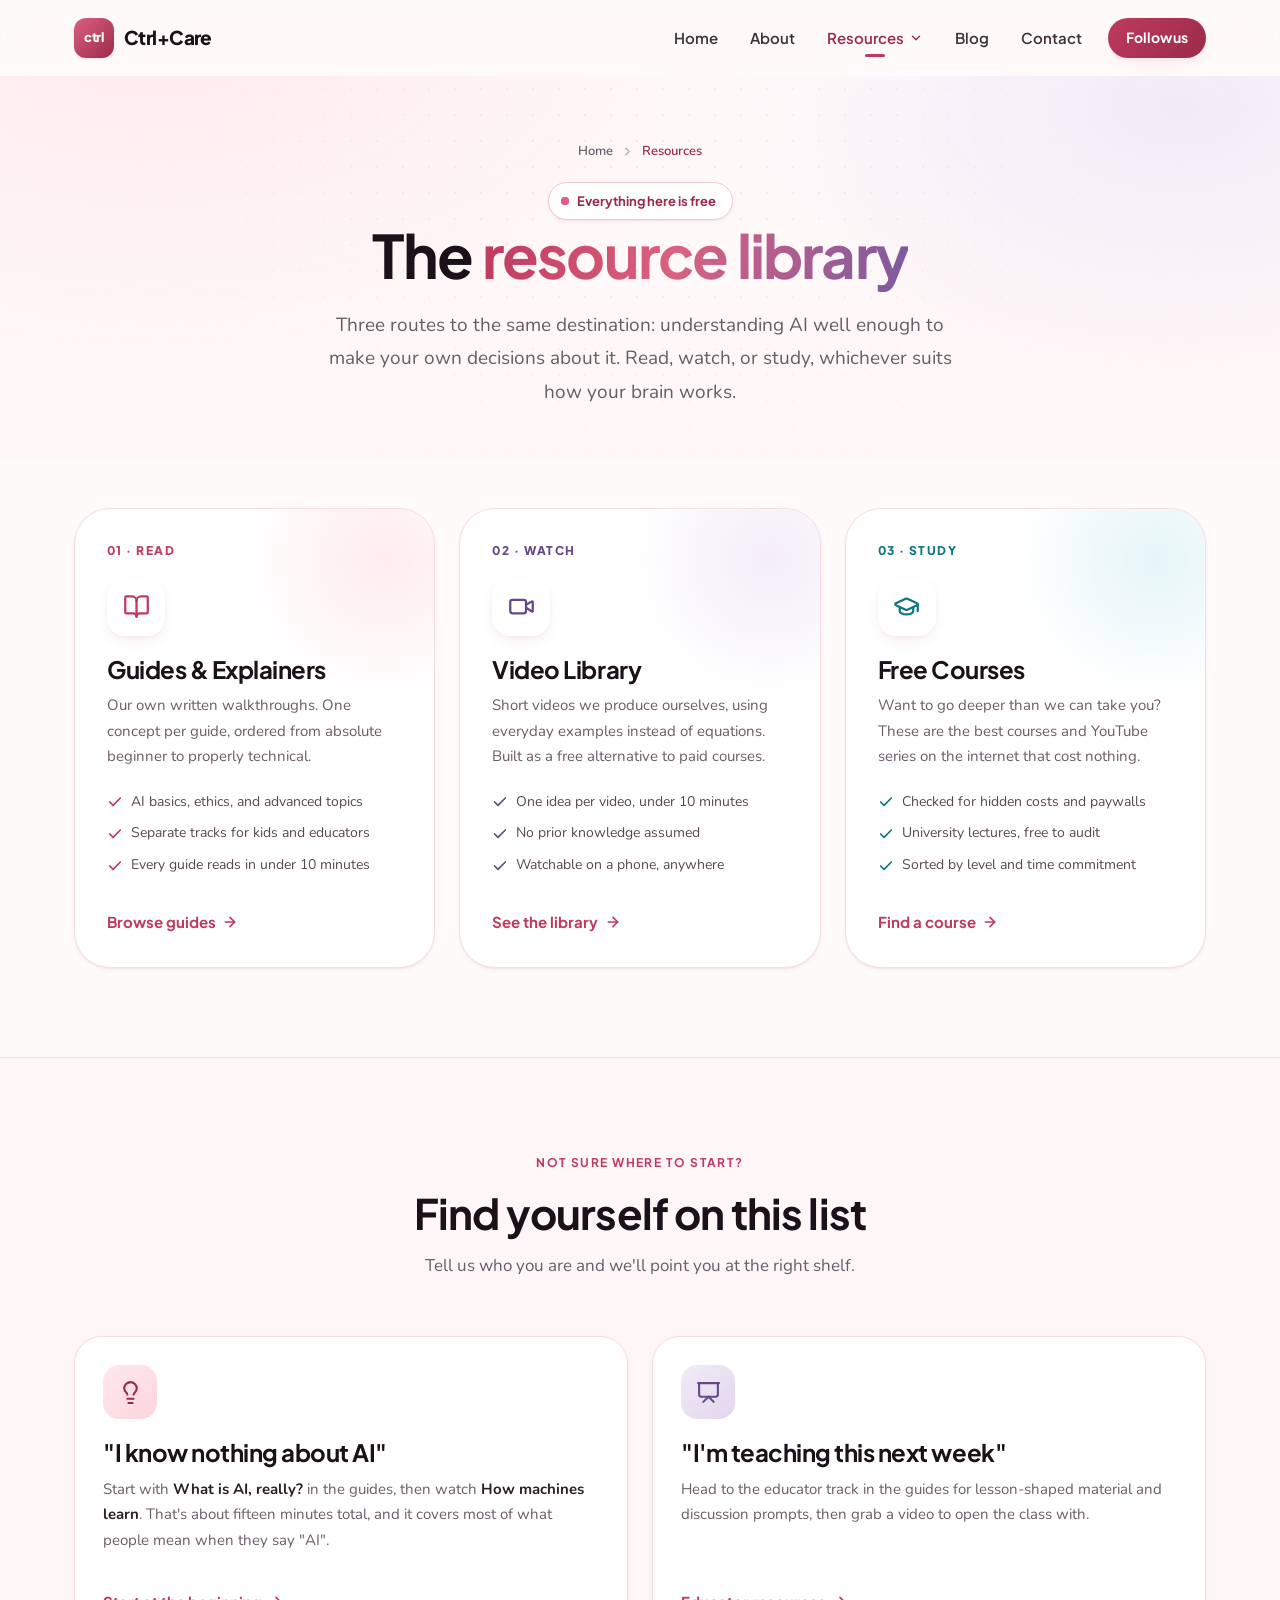
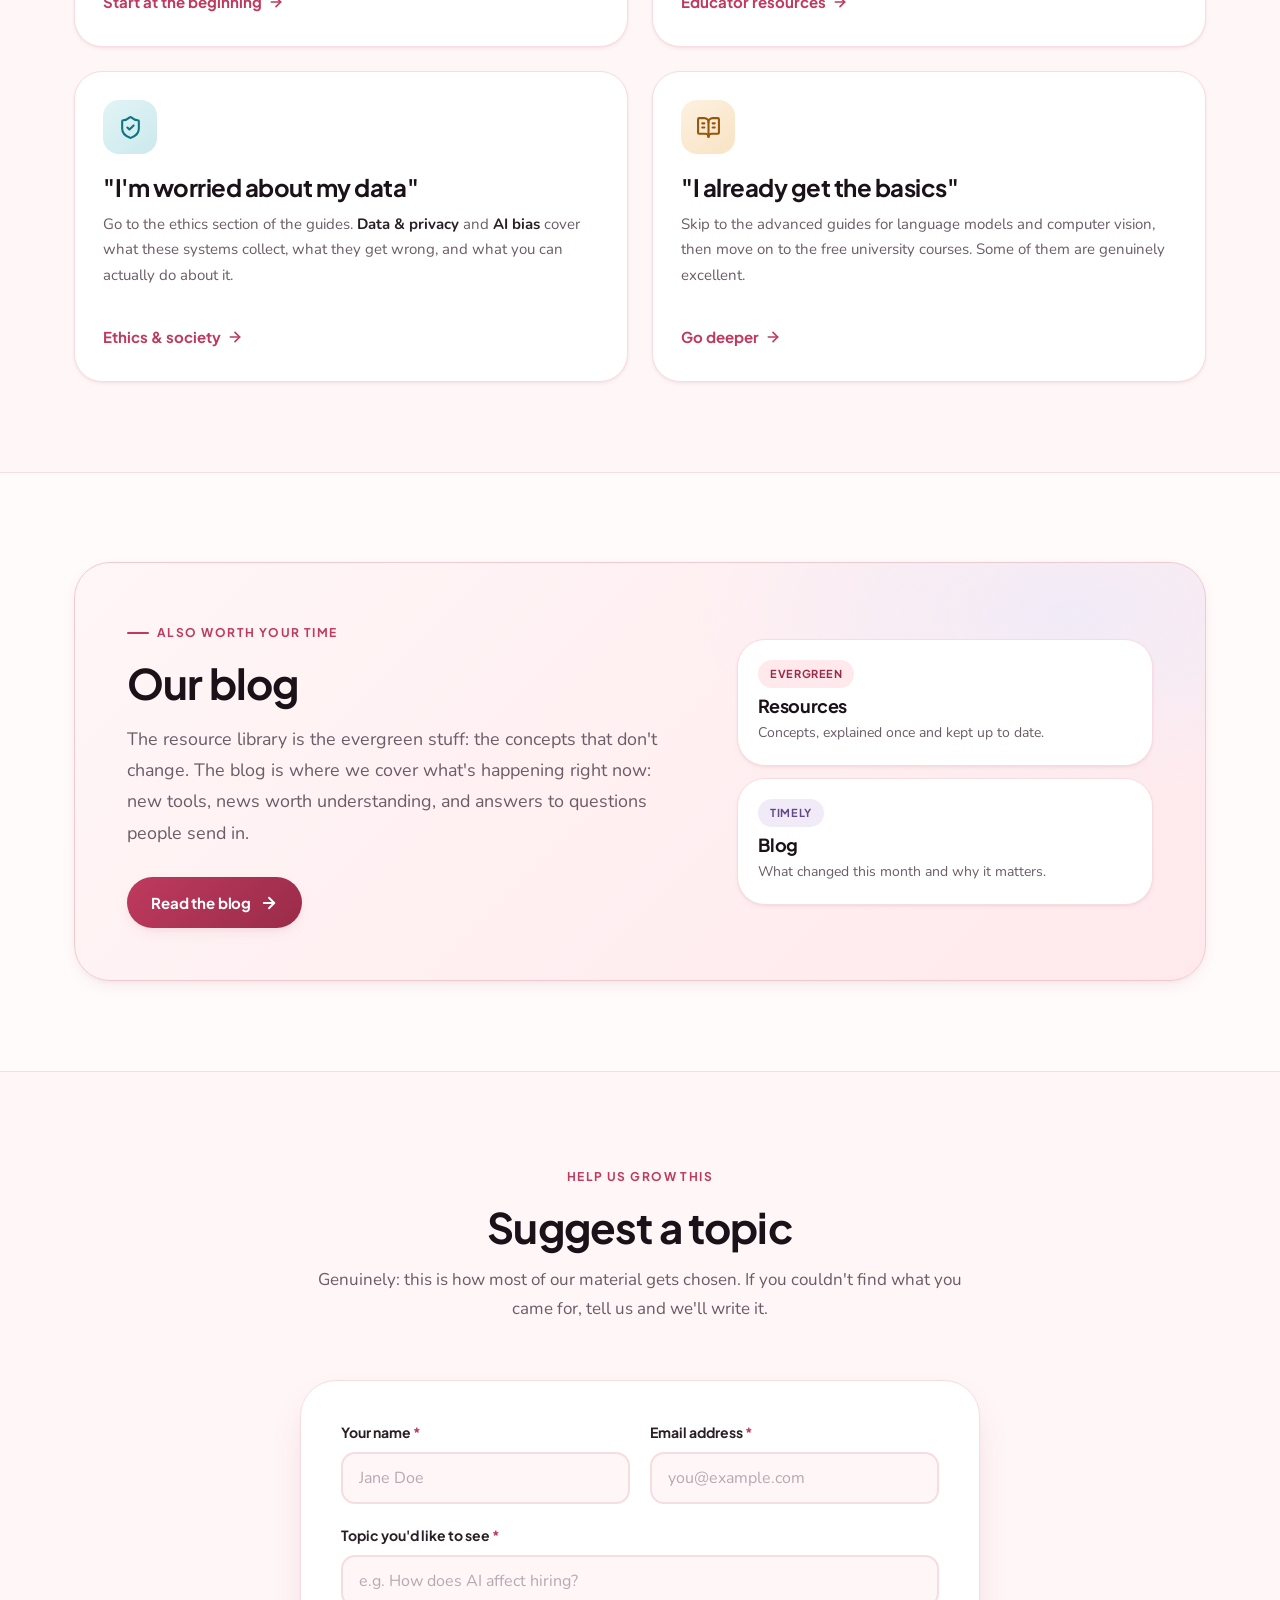
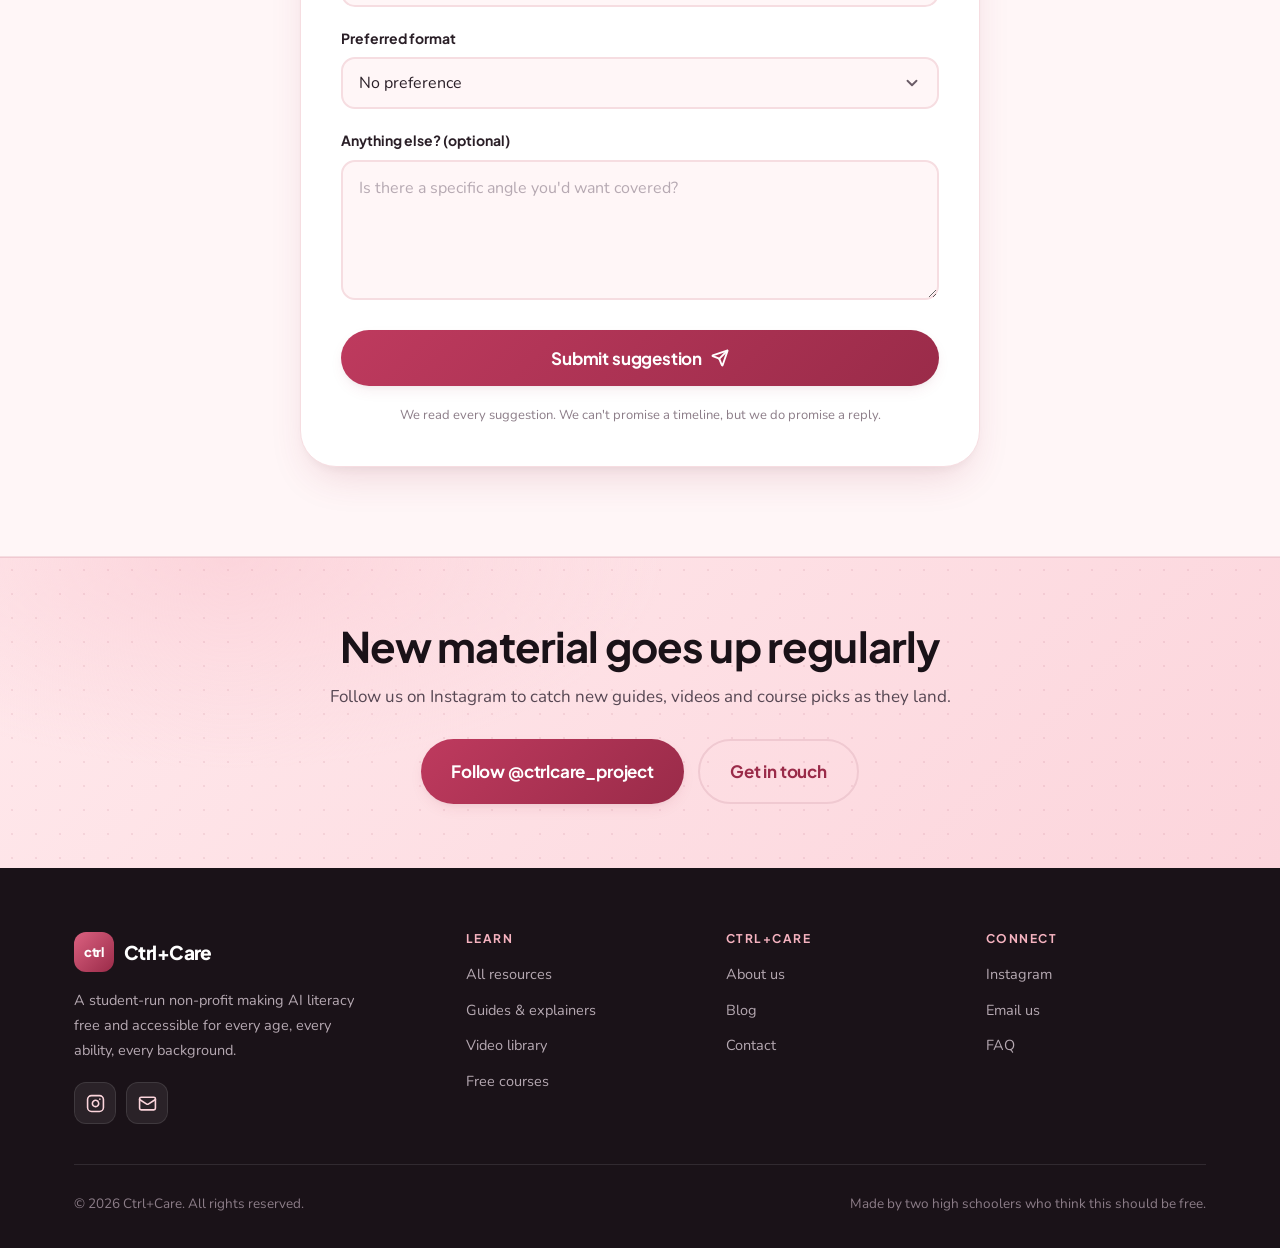
<file: resources.html>
<!DOCTYPE html>
<html lang="en">
<head>
  <meta charset="UTF-8">
  <meta name="viewport" content="width=device-width, initial-scale=1.0">
  <title>Resources | Ctrl+Care</title>
  <meta name="description" content="Free AI learning resources from Ctrl+Care: written guides and explainers, our own short video library, and a curated list of genuinely free courses.">
  <link rel="stylesheet" href="styles.css">
</head>
<body>
  <a class="skip-link" href="#main">Skip to content</a>

  <!-- ============================ Navigation ============================ -->
  <nav class="nav">
    <div class="container nav-container">
      <a href="index.html" class="nav-logo">
        <span class="nav-logo-mark">ctrl</span>
        <span class="nav-brand">Ctrl+Care</span>
      </a>

      <div class="nav-links">
        <a class="nav-link" href="index.html">Home</a>
        <a class="nav-link" href="about.html">About</a>

        <div class="nav-item">
          <a class="nav-link" href="resources.html" aria-current="page">
            Resources
            <svg class="nav-caret" width="14" height="14" viewBox="0 0 24 24" fill="none" stroke="currentColor" stroke-width="2.5" stroke-linecap="round" stroke-linejoin="round" aria-hidden="true"><path d="m6 9 6 6 6-6"/></svg>
          </a>
          <div class="nav-dropdown">
            <a class="nav-drop-item" href="resources-guides.html">
              <span class="nav-drop-icon">
                <svg viewBox="0 0 24 24" fill="none" stroke="currentColor" stroke-width="2" stroke-linecap="round" stroke-linejoin="round" aria-hidden="true"><path d="M12 7v14"/><path d="M3 18a1 1 0 0 1-1-1V4a1 1 0 0 1 1-1h5a4 4 0 0 1 4 4 4 4 0 0 1 4-4h5a1 1 0 0 1 1 1v13a1 1 0 0 1-1 1h-6a3 3 0 0 0-3 3 3 3 0 0 0-3-3z"/></svg>
              </span>
              <span>
                <span class="nav-drop-title">Guides &amp; Explainers</span>
                <span class="nav-drop-desc">Written walkthroughs of AI concepts, in plain English</span>
              </span>
            </a>
            <a class="nav-drop-item" href="resources-videos.html">
              <span class="nav-drop-icon plum">
                <svg viewBox="0 0 24 24" fill="none" stroke="currentColor" stroke-width="2" stroke-linecap="round" stroke-linejoin="round" aria-hidden="true"><path d="m16 13 5.223 3.482a.5.5 0 0 0 .777-.416V7.87a.5.5 0 0 0-.752-.432L16 10.5"/><rect x="2" y="6" width="14" height="12" rx="2"/></svg>
              </span>
              <span>
                <span class="nav-drop-title">Video Library</span>
                <span class="nav-drop-desc">Short videos we make, explaining one idea at a time</span>
              </span>
            </a>
            <a class="nav-drop-item" href="resources-courses.html">
              <span class="nav-drop-icon teal">
                <svg viewBox="0 0 24 24" fill="none" stroke="currentColor" stroke-width="2" stroke-linecap="round" stroke-linejoin="round" aria-hidden="true"><path d="M21.42 10.922a1 1 0 0 0-.019-1.838L12.83 5.18a2 2 0 0 0-1.66 0L2.6 9.08a1 1 0 0 0 0 1.832l8.57 3.908a2 2 0 0 0 1.66 0z"/><path d="M22 10v6"/><path d="M6 12.5V16a6 3 0 0 0 12 0v-3.5"/></svg>
              </span>
              <span>
                <span class="nav-drop-title">Free Courses</span>
                <span class="nav-drop-desc">The best no-cost courses and channels, curated</span>
              </span>
            </a>
          </div>
        </div>

        <a class="nav-link" href="blog.html">Blog</a>
        <a class="nav-link" href="contact.html">Contact</a>
        <a class="btn btn-primary btn-sm nav-cta" href="https://www.instagram.com/ctrlcare_project/" target="_blank" rel="noopener noreferrer">Follow us</a>
      </div>

      <button class="nav-toggle" type="button" aria-expanded="false" aria-controls="mobile-menu" aria-label="Open menu">
        <span class="nav-toggle-bars" aria-hidden="true"><span></span><span></span><span></span></span>
      </button>
    </div>
  </nav>

  <div class="mobile-menu" id="mobile-menu">
    <a class="mobile-link" href="index.html">Home</a>
    <a class="mobile-link" href="about.html">About</a>
    <a class="mobile-link" href="resources.html" aria-current="page">Resources</a>
    <a class="mobile-sub" href="resources-guides.html">
      <svg viewBox="0 0 24 24" fill="none" stroke="currentColor" stroke-width="2" stroke-linecap="round" stroke-linejoin="round" aria-hidden="true"><path d="m9 18 6-6-6-6"/></svg> Guides &amp; Explainers
    </a>
    <a class="mobile-sub" href="resources-videos.html">
      <svg viewBox="0 0 24 24" fill="none" stroke="currentColor" stroke-width="2" stroke-linecap="round" stroke-linejoin="round" aria-hidden="true"><path d="m9 18 6-6-6-6"/></svg> Video Library
    </a>
    <a class="mobile-sub" href="resources-courses.html">
      <svg viewBox="0 0 24 24" fill="none" stroke="currentColor" stroke-width="2" stroke-linecap="round" stroke-linejoin="round" aria-hidden="true"><path d="m9 18 6-6-6-6"/></svg> Free Courses
    </a>
    <a class="mobile-link" href="blog.html">Blog</a>
    <a class="mobile-link" href="contact.html">Contact</a>
    <a class="btn btn-primary btn-lg" href="https://www.instagram.com/ctrlcare_project/" target="_blank" rel="noopener noreferrer">Follow @ctrlcare_project</a>
  </div>

  <main id="main">

    <!-- ============================== Hero ============================== -->
    <section class="hero hero-page">
      <div class="container">
        <nav class="breadcrumb" aria-label="Breadcrumb">
          <a href="index.html">Home</a>
          <svg viewBox="0 0 24 24" fill="none" stroke="currentColor" stroke-width="2.5" stroke-linecap="round" stroke-linejoin="round" aria-hidden="true"><path d="m9 18 6-6-6-6"/></svg>
          <span aria-current="page">Resources</span>
        </nav>

        <span class="badge">
          <span class="badge-dot" aria-hidden="true"></span>
          Everything here is free
        </span>

        <h1 class="hero-title">The <span class="grad-text">resource library</span></h1>
        <p class="hero-sub lede">
          Three routes to the same destination: understanding AI well enough to make your
          own decisions about it. Read, watch, or study, whichever suits how your
          brain works.
        </p>
      </div>
    </section>

    <!-- ========================= Three pathways ========================= -->
    <section class="section section-tight">
      <div class="container">
        <div class="grid grid-3" data-reveal-group>
          <a class="pathway pw-rose" href="resources-guides.html">
            <span class="pathway-num">01 &middot; READ</span>
            <span class="pathway-icon">
              <svg viewBox="0 0 24 24" fill="none" stroke="currentColor" stroke-width="2" stroke-linecap="round" stroke-linejoin="round" aria-hidden="true"><path d="M12 7v14"/><path d="M3 18a1 1 0 0 1-1-1V4a1 1 0 0 1 1-1h5a4 4 0 0 1 4 4 4 4 0 0 1 4-4h5a1 1 0 0 1 1 1v13a1 1 0 0 1-1 1h-6a3 3 0 0 0-3 3 3 3 0 0 0-3-3z"/></svg>
            </span>
            <h3>Guides &amp; Explainers</h3>
            <p>
              Our own written walkthroughs. One concept per guide, ordered from absolute
              beginner to properly technical.
            </p>
            <ul class="pathway-list">
              <li>
                <svg viewBox="0 0 24 24" fill="none" stroke="currentColor" stroke-width="2.5" stroke-linecap="round" stroke-linejoin="round" aria-hidden="true"><path d="M20 6 9 17l-5-5"/></svg>
                AI basics, ethics, and advanced topics
              </li>
              <li>
                <svg viewBox="0 0 24 24" fill="none" stroke="currentColor" stroke-width="2.5" stroke-linecap="round" stroke-linejoin="round" aria-hidden="true"><path d="M20 6 9 17l-5-5"/></svg>
                Separate tracks for kids and educators
              </li>
              <li>
                <svg viewBox="0 0 24 24" fill="none" stroke="currentColor" stroke-width="2.5" stroke-linecap="round" stroke-linejoin="round" aria-hidden="true"><path d="M20 6 9 17l-5-5"/></svg>
                Every guide reads in under 10 minutes
              </li>
            </ul>
            <span class="pathway-foot link-arrow">
              Browse guides
              <svg viewBox="0 0 24 24" fill="none" stroke="currentColor" stroke-width="2.5" stroke-linecap="round" stroke-linejoin="round" aria-hidden="true"><path d="M5 12h14"/><path d="m12 5 7 7-7 7"/></svg>
            </span>
          </a>

          <a class="pathway pw-plum" href="resources-videos.html">
            <span class="pathway-num">02 &middot; WATCH</span>
            <span class="pathway-icon">
              <svg viewBox="0 0 24 24" fill="none" stroke="currentColor" stroke-width="2" stroke-linecap="round" stroke-linejoin="round" aria-hidden="true"><path d="m16 13 5.223 3.482a.5.5 0 0 0 .777-.416V7.87a.5.5 0 0 0-.752-.432L16 10.5"/><rect x="2" y="6" width="14" height="12" rx="2"/></svg>
            </span>
            <h3>Video Library</h3>
            <p>
              Short videos we produce ourselves, using everyday examples instead of
              equations. Built as a free alternative to paid courses.
            </p>
            <ul class="pathway-list">
              <li>
                <svg viewBox="0 0 24 24" fill="none" stroke="currentColor" stroke-width="2.5" stroke-linecap="round" stroke-linejoin="round" aria-hidden="true"><path d="M20 6 9 17l-5-5"/></svg>
                One idea per video, under 10 minutes
              </li>
              <li>
                <svg viewBox="0 0 24 24" fill="none" stroke="currentColor" stroke-width="2.5" stroke-linecap="round" stroke-linejoin="round" aria-hidden="true"><path d="M20 6 9 17l-5-5"/></svg>
                No prior knowledge assumed
              </li>
              <li>
                <svg viewBox="0 0 24 24" fill="none" stroke="currentColor" stroke-width="2.5" stroke-linecap="round" stroke-linejoin="round" aria-hidden="true"><path d="M20 6 9 17l-5-5"/></svg>
                Watchable on a phone, anywhere
              </li>
            </ul>
            <span class="pathway-foot link-arrow">
              See the library
              <svg viewBox="0 0 24 24" fill="none" stroke="currentColor" stroke-width="2.5" stroke-linecap="round" stroke-linejoin="round" aria-hidden="true"><path d="M5 12h14"/><path d="m12 5 7 7-7 7"/></svg>
            </span>
          </a>

          <a class="pathway pw-teal" href="resources-courses.html">
            <span class="pathway-num">03 &middot; STUDY</span>
            <span class="pathway-icon">
              <svg viewBox="0 0 24 24" fill="none" stroke="currentColor" stroke-width="2" stroke-linecap="round" stroke-linejoin="round" aria-hidden="true"><path d="M21.42 10.922a1 1 0 0 0-.019-1.838L12.83 5.18a2 2 0 0 0-1.66 0L2.6 9.08a1 1 0 0 0 0 1.832l8.57 3.908a2 2 0 0 0 1.66 0z"/><path d="M22 10v6"/><path d="M6 12.5V16a6 3 0 0 0 12 0v-3.5"/></svg>
            </span>
            <h3>Free Courses</h3>
            <p>
              Want to go deeper than we can take you? These are the best courses and
              YouTube series on the internet that cost nothing.
            </p>
            <ul class="pathway-list">
              <li>
                <svg viewBox="0 0 24 24" fill="none" stroke="currentColor" stroke-width="2.5" stroke-linecap="round" stroke-linejoin="round" aria-hidden="true"><path d="M20 6 9 17l-5-5"/></svg>
                Checked for hidden costs and paywalls
              </li>
              <li>
                <svg viewBox="0 0 24 24" fill="none" stroke="currentColor" stroke-width="2.5" stroke-linecap="round" stroke-linejoin="round" aria-hidden="true"><path d="M20 6 9 17l-5-5"/></svg>
                University lectures, free to audit
              </li>
              <li>
                <svg viewBox="0 0 24 24" fill="none" stroke="currentColor" stroke-width="2.5" stroke-linecap="round" stroke-linejoin="round" aria-hidden="true"><path d="M20 6 9 17l-5-5"/></svg>
                Sorted by level and time commitment
              </li>
            </ul>
            <span class="pathway-foot link-arrow">
              Find a course
              <svg viewBox="0 0 24 24" fill="none" stroke="currentColor" stroke-width="2.5" stroke-linecap="round" stroke-linejoin="round" aria-hidden="true"><path d="M5 12h14"/><path d="m12 5 7 7-7 7"/></svg>
            </span>
          </a>
        </div>
      </div>
    </section>

    <!-- ========================== Not sure where ========================== -->
    <section class="section section-sunk">
      <div class="container">
        <div class="section-head" data-reveal>
          <span class="eyebrow">Not sure where to start?</span>
          <h2>Find yourself on this list</h2>
          <p>Tell us who you are and we'll point you at the right shelf.</p>
        </div>

        <div class="grid grid-2" data-reveal-group>
          <div class="card">
            <span class="card-icon" aria-hidden="true">
              <svg viewBox="0 0 24 24" fill="none" stroke="currentColor" stroke-width="2" stroke-linecap="round" stroke-linejoin="round"><path d="M15 14c.2-1 .7-1.7 1.5-2.5 1-.9 1.5-2.2 1.5-3.5A6 6 0 0 0 6 8c0 1 .2 2.2 1.5 3.5.7.7 1.3 1.5 1.5 2.5"/><path d="M9 18h6"/><path d="M10 22h4"/></svg>
            </span>
            <h3>"I know nothing about AI"</h3>
            <p>
              Start with <strong>What is AI, really?</strong> in the guides, then watch
              <strong>How machines learn</strong>. That's about fifteen minutes total, and it
              covers most of what people mean when they say "AI".
            </p>
            <div class="card-foot">
              <a class="link-arrow" href="resources-guides.html">
                Start at the beginning
                <svg viewBox="0 0 24 24" fill="none" stroke="currentColor" stroke-width="2.5" stroke-linecap="round" stroke-linejoin="round" aria-hidden="true"><path d="M5 12h14"/><path d="m12 5 7 7-7 7"/></svg>
              </a>
            </div>
          </div>

          <div class="card">
            <span class="card-icon plum" aria-hidden="true">
              <svg viewBox="0 0 24 24" fill="none" stroke="currentColor" stroke-width="2" stroke-linecap="round" stroke-linejoin="round"><path d="M2 3h20"/><path d="M21 3v11a2 2 0 0 1-2 2H5a2 2 0 0 1-2-2V3"/><path d="m7 21 5-5 5 5"/></svg>
            </span>
            <h3>"I'm teaching this next week"</h3>
            <p>
              Head to the educator track in the guides for lesson-shaped material and
              discussion prompts, then grab a video to open the class with.
            </p>
            <div class="card-foot">
              <a class="link-arrow" href="resources-guides.html#educators">
                Educator resources
                <svg viewBox="0 0 24 24" fill="none" stroke="currentColor" stroke-width="2.5" stroke-linecap="round" stroke-linejoin="round" aria-hidden="true"><path d="M5 12h14"/><path d="m12 5 7 7-7 7"/></svg>
              </a>
            </div>
          </div>

          <div class="card">
            <span class="card-icon teal" aria-hidden="true">
              <svg viewBox="0 0 24 24" fill="none" stroke="currentColor" stroke-width="2" stroke-linecap="round" stroke-linejoin="round"><path d="M20 13c0 5-3.5 7.5-7.66 8.95a1 1 0 0 1-.67-.01C7.5 20.5 4 18 4 13V6a1 1 0 0 1 1-1c2 0 4.5-1.2 6.24-2.72a1.17 1.17 0 0 1 1.52 0C14.51 3.81 17 5 19 5a1 1 0 0 1 1 1z"/><path d="m9 12 2 2 4-4"/></svg>
            </span>
            <h3>"I'm worried about my data"</h3>
            <p>
              Go to the ethics section of the guides. <strong>Data &amp; privacy</strong> and
              <strong>AI bias</strong> cover what these systems collect, what they get wrong,
              and what you can actually do about it.
            </p>
            <div class="card-foot">
              <a class="link-arrow" href="resources-guides.html#ethics">
                Ethics &amp; society
                <svg viewBox="0 0 24 24" fill="none" stroke="currentColor" stroke-width="2.5" stroke-linecap="round" stroke-linejoin="round" aria-hidden="true"><path d="M5 12h14"/><path d="m12 5 7 7-7 7"/></svg>
              </a>
            </div>
          </div>

          <div class="card">
            <span class="card-icon amber" aria-hidden="true">
              <svg viewBox="0 0 24 24" fill="none" stroke="currentColor" stroke-width="2" stroke-linecap="round" stroke-linejoin="round"><path d="M12 7v14"/><path d="M16 12h2"/><path d="M16 8h2"/><path d="M3 18a1 1 0 0 1-1-1V4a1 1 0 0 1 1-1h5a4 4 0 0 1 4 4 4 4 0 0 1 4-4h5a1 1 0 0 1 1 1v13a1 1 0 0 1-1 1h-6a3 3 0 0 0-3 3 3 3 0 0 0-3-3z"/><path d="M6 12h2"/><path d="M6 8h2"/></svg>
            </span>
            <h3>"I already get the basics"</h3>
            <p>
              Skip to the advanced guides for language models and computer vision, then move
              on to the free university courses. Some of them are genuinely excellent.
            </p>
            <div class="card-foot">
              <a class="link-arrow" href="resources-courses.html">
                Go deeper
                <svg viewBox="0 0 24 24" fill="none" stroke="currentColor" stroke-width="2.5" stroke-linecap="round" stroke-linejoin="round" aria-hidden="true"><path d="M5 12h14"/><path d="m12 5 7 7-7 7"/></svg>
              </a>
            </div>
          </div>
        </div>
      </div>
    </section>

    <!-- ========================== Blog pointer ========================== -->
    <section class="section">
      <div class="container">
        <div class="band" data-reveal>
          <div class="panel-split">
            <div>
              <span class="eyebrow">Also worth your time</span>
              <h2>Our blog</h2>
              <p class="mt-2 lede">
                The resource library is the evergreen stuff: the concepts that don't
                change. The blog is where we cover what's happening right now: new tools,
                news worth understanding, and answers to questions people send in.
              </p>
              <div class="hero-actions mt-3" style="margin-bottom: 0;">
                <a class="btn btn-primary" href="blog.html">
                  Read the blog
                  <svg class="btn-arrow" viewBox="0 0 24 24" fill="none" stroke="currentColor" stroke-width="2.5" stroke-linecap="round" stroke-linejoin="round" aria-hidden="true"><path d="M5 12h14"/><path d="m12 5 7 7-7 7"/></svg>
                </a>
              </div>
            </div>

            <div class="stack-sm">
              <div class="card" style="padding: 1.25rem;">
                <div class="card-meta" style="margin-bottom: .5rem;">
                  <span class="pill">Evergreen</span>
                </div>
                <h4 style="margin-bottom: .25rem;">Resources</h4>
                <p style="font-size: .875rem;">Concepts, explained once and kept up to date.</p>
              </div>
              <div class="card" style="padding: 1.25rem;">
                <div class="card-meta" style="margin-bottom: .5rem;">
                  <span class="pill pill-plum">Timely</span>
                </div>
                <h4 style="margin-bottom: .25rem;">Blog</h4>
                <p style="font-size: .875rem;">What changed this month and why it matters.</p>
              </div>
            </div>
          </div>
        </div>
      </div>
    </section>

    <!-- ========================= Suggest a topic ========================= -->
    <section class="section section-sunk" id="suggest">
      <div class="container">
        <div class="section-head" data-reveal>
          <span class="eyebrow">Help us grow this</span>
          <h2>Suggest a topic</h2>
          <p>
            Genuinely: this is how most of our material gets chosen. If you couldn't
            find what you came for, tell us and we'll write it.
          </p>
        </div>

        <form class="form-card mx-auto" style="max-width: 680px;" action="https://formspree.io/f/xlgoaeap" method="POST" data-reveal>
          <input type="hidden" name="_next" value="https://ctrlcareproject.org/resources.html?sent=true">
          <input type="hidden" name="subject" value="Resource suggestion from the website">

          <div class="form-row">
            <div class="form-group">
              <label class="form-label" for="suggest-name">Your name <span class="req">*</span></label>
              <input class="form-input" type="text" id="suggest-name" name="name" placeholder="Jane Doe" required>
            </div>
            <div class="form-group">
              <label class="form-label" for="suggest-email">Email address <span class="req">*</span></label>
              <input class="form-input" type="email" id="suggest-email" name="email" placeholder="you@example.com" required>
            </div>
          </div>

          <div class="form-group">
            <label class="form-label" for="suggest-topic">Topic you'd like to see <span class="req">*</span></label>
            <input class="form-input" type="text" id="suggest-topic" name="topic" placeholder="e.g. How does AI affect hiring?" required>
          </div>

          <div class="form-group">
            <label class="form-label" for="suggest-format">Preferred format</label>
            <select class="form-select" id="suggest-format" name="format">
              <option value="">No preference</option>
              <option value="guide">A written guide</option>
              <option value="video">A video</option>
              <option value="course">A course recommendation</option>
            </select>
          </div>

          <div class="form-group">
            <label class="form-label" for="suggest-comment">Anything else? (optional)</label>
            <textarea class="form-textarea" id="suggest-comment" name="message" placeholder="Is there a specific angle you'd want covered?"></textarea>
          </div>

          <button class="btn btn-primary btn-lg btn-block" type="submit">
            Submit suggestion
            <svg viewBox="0 0 24 24" fill="none" stroke="currentColor" stroke-width="2.5" stroke-linecap="round" stroke-linejoin="round" aria-hidden="true"><path d="M14.536 21.686a.5.5 0 0 0 .937-.024l6.5-19a.496.496 0 0 0-.635-.635l-19 6.5a.5.5 0 0 0-.024.937l7.93 3.18a2 2 0 0 1 1.112 1.11z"/><path d="m21.854 2.147-10.94 10.939"/></svg>
          </button>

          <p class="form-note">We read every suggestion. We can't promise a timeline, but we do promise a reply.</p>
        </form>
      </div>
    </section>

    <!-- ============================== CTA ============================== -->
    <section class="cta">
      <div class="container">
        <h2>New material goes up regularly</h2>
        <p>Follow us on Instagram to catch new guides, videos and course picks as they land.</p>
        <div class="cta-actions">
          <a class="btn btn-primary btn-lg" href="https://www.instagram.com/ctrlcare_project/" target="_blank" rel="noopener noreferrer">
            Follow @ctrlcare_project
          </a>
          <a class="btn btn-outline btn-lg" href="contact.html">Get in touch</a>
        </div>
      </div>
    </section>
  </main>

  <!-- ============================== Footer ============================== -->
  <footer class="footer">
    <div class="container">
      <div class="footer-grid">
        <div>
          <div class="footer-brand-row">
            <span class="nav-logo-mark">ctrl</span>
            <span class="footer-brand">Ctrl+Care</span>
          </div>
          <p class="footer-about">
            A student-run non-profit making AI literacy free and accessible for every
            age, every ability, every background.
          </p>
          <div class="social-row">
            <a class="social" href="https://www.instagram.com/ctrlcare_project/" target="_blank" rel="noopener noreferrer" aria-label="Ctrl+Care on Instagram">
              <svg viewBox="0 0 24 24" fill="none" stroke="currentColor" stroke-width="2" stroke-linecap="round" stroke-linejoin="round" aria-hidden="true"><rect width="20" height="20" x="2" y="2" rx="5"/><path d="M16 11.37A4 4 0 1 1 12.63 8 4 4 0 0 1 16 11.37z"/><line x1="17.5" x2="17.5" y1="6.5" y2="6.5"/></svg>
            </a>
            <a class="social" href="mailto:ctrlcareproject@gmail.com" aria-label="Email Ctrl+Care">
              <svg viewBox="0 0 24 24" fill="none" stroke="currentColor" stroke-width="2" stroke-linecap="round" stroke-linejoin="round" aria-hidden="true"><rect width="20" height="16" x="2" y="4" rx="2"/><path d="m22 7-8.97 5.7a1.94 1.94 0 0 1-2.06 0L2 7"/></svg>
            </a>
          </div>
        </div>

        <div>
          <h4>Learn</h4>
          <ul class="footer-list">
            <li><a href="resources.html">All resources</a></li>
            <li><a href="resources-guides.html">Guides &amp; explainers</a></li>
            <li><a href="resources-videos.html">Video library</a></li>
            <li><a href="resources-courses.html">Free courses</a></li>
          </ul>
        </div>

        <div>
          <h4>Ctrl+Care</h4>
          <ul class="footer-list">
            <li><a href="about.html">About us</a></li>
            <li><a href="blog.html">Blog</a></li>
            <li><a href="contact.html">Contact</a></li>
          </ul>
        </div>

        <div>
          <h4>Connect</h4>
          <ul class="footer-list">
            <li><a href="https://www.instagram.com/ctrlcare_project/" target="_blank" rel="noopener noreferrer">Instagram</a></li>
            <li><a href="mailto:ctrlcareproject@gmail.com">Email us</a></li>
            <li><a href="contact.html#faq">FAQ</a></li>
          </ul>
        </div>
      </div>

      <div class="footer-bottom">
        <span>&copy; 2026 Ctrl+Care. All rights reserved.</span>
        <span>Made by two high schoolers who think this should be free.</span>
      </div>
    </div>
  </footer>

  <script src="main.js"></script>
</body>
</html>
</file>
<file: styles.css>
/* ==========================================================================
   Ctrl+Care Design System
   Warm, friendly, professional. Blush-rose brand with layered depth,
   micro-interactions and accessible contrast.
   ========================================================================== */

@import url('https://fonts.googleapis.com/css2?family=Plus+Jakarta+Sans:wght@500;600;700;800&family=Nunito:wght@400;500;600;700&display=swap');

/* --------------------------------------------------------------------------
   1. Tokens
   -------------------------------------------------------------------------- */
:root {
  /* Ink / neutrals: warm-tinted so they sit with the rose */
  --ink-900: #1a1218;
  --ink-800: #2a1f27;
  --ink-700: #3f313a;
  --ink-600: #574753;
  --ink-500: #6b5c67;
  --ink-400: #8c7d88;
  --ink-300: #b6a9b2;

  /* Rose brand scale */
  --rose-50:  #fff6f7;
  --rose-100: #ffe9ec;
  --rose-200: #fcd5dc;
  --rose-300: #f6b3c0;
  --rose-400: #ec8b9f;
  --rose-500: #db6180;
  --rose-600: #be3a5e;  /* accessible on white, use for text/links */
  --rose-700: #9a2b49;
  --rose-800: #772037;

  /* Supporting accents: give each resource pathway its own identity */
  --plum-100: #f1ebf7;
  --plum-500: #7c5aa0;
  --plum-600: #63488a;
  --teal-100: #e2f4f6;
  --teal-500: #1596a3;
  --teal-600: #0e7683;
  --amber-100: #fdf1e0;
  --amber-600: #95560d;  /* darkened to clear 4.5:1 on --amber-100 */

  /* Surfaces */
  --cream: #fffbfa;
  --surface: #ffffff;
  --surface-sunk: #fff6f7;
  --border: #f6dde1;
  --border-strong: #f0c9d1;

  /* Layered, brand-tinted shadows */
  --shadow-xs: 0 1px 2px rgba(26, 18, 24, .05);
  --shadow-sm: 0 2px 4px rgba(154, 43, 73, .06), 0 1px 2px rgba(26, 18, 24, .04);
  --shadow-md: 0 6px 16px -4px rgba(154, 43, 73, .10), 0 2px 6px -2px rgba(26, 18, 24, .06);
  --shadow-lg: 0 18px 40px -12px rgba(154, 43, 73, .18), 0 6px 14px -6px rgba(26, 18, 24, .07);
  --shadow-xl: 0 32px 64px -16px rgba(154, 43, 73, .22), 0 10px 24px -8px rgba(26, 18, 24, .09);
  --shadow-glow: 0 0 0 1px rgba(190, 58, 94, .12), 0 22px 48px -14px rgba(190, 58, 94, .26);

  /* Radii */
  --r-sm: 10px;
  --r-md: 14px;
  --r-lg: 20px;
  --r-xl: 28px;
  --r-2xl: 36px;
  --r-pill: 999px;

  /* Motion */
  --ease: cubic-bezier(.22, .61, .36, 1);
  --ease-spring: cubic-bezier(.34, 1.56, .64, 1);
  --t-fast: 160ms;
  --t: 240ms;
  --t-slow: 420ms;

  /* Layout */
  --nav-h: 76px;
  --maxw: 1180px;

  /* Z-scale */
  --z-nav: 50;
  --z-menu: 40;
  --z-raise: 10;
}

/* --------------------------------------------------------------------------
   2. Reset & base
   -------------------------------------------------------------------------- */
*, *::before, *::after { box-sizing: border-box; }

html {
  scroll-behavior: smooth;
  scroll-padding-top: calc(var(--nav-h) + 16px);
  -webkit-text-size-adjust: 100%;
}

body {
  margin: 0;
  font-family: 'Nunito', system-ui, -apple-system, 'Segoe UI', sans-serif;
  font-size: 1.0625rem;
  font-weight: 400;
  line-height: 1.7;
  color: var(--ink-700);
  background-color: var(--cream);
  -webkit-font-smoothing: antialiased;
  -moz-osx-font-smoothing: grayscale;
  overflow-x: hidden;
}

body.nav-open { overflow: hidden; }

img, svg, video { display: block; max-width: 100%; }
img { height: auto; }

h1, h2, h3, h4, h5, h6 {
  margin: 0;
  font-family: 'Plus Jakarta Sans', 'Nunito', sans-serif;
  font-weight: 700;
  line-height: 1.15;
  letter-spacing: -.02em;
  color: var(--ink-900);
  text-wrap: balance;
}

h1 { font-size: clamp(2.25rem, 5.2vw, 3.75rem); letter-spacing: -.03em; }
h2 { font-size: clamp(1.75rem, 3.4vw, 2.625rem); }
h3 { font-size: clamp(1.25rem, 2vw, 1.5rem); }
h4 { font-size: 1.125rem; }

p { margin: 0 0 1rem; }
p:last-child { margin-bottom: 0; }

.lede {
  font-size: clamp(1.0625rem, 1.4vw, 1.1875rem);
  color: var(--ink-500);
  line-height: 1.75;
}

a {
  color: var(--rose-600);
  text-decoration: none;
  transition: color var(--t-fast) var(--ease);
}
a:hover { color: var(--rose-700); }

ul, ol { margin: 0 0 1rem; padding-left: 1.25rem; }
li { margin-bottom: .4rem; }

strong { font-weight: 700; color: var(--ink-800); }

/* Accessible focus ring everywhere */
:focus-visible {
  outline: 3px solid var(--rose-500);
  outline-offset: 3px;
  border-radius: 6px;
}

::selection { background: var(--rose-200); color: var(--ink-900); }

.sr-only {
  position: absolute;
  width: 1px; height: 1px;
  padding: 0; margin: -1px;
  overflow: hidden;
  clip: rect(0 0 0 0);
  white-space: nowrap;
  border: 0;
}

.skip-link {
  position: absolute;
  top: -100px;
  left: 1rem;
  z-index: 100;
  padding: .75rem 1.25rem;
  background: var(--rose-700);
  color: #fff;
  border-radius: 0 0 var(--r-md) var(--r-md);
  font-weight: 700;
  transition: top var(--t) var(--ease);
}
.skip-link:focus { top: 0; color: #fff; }

/* --------------------------------------------------------------------------
   3. Layout primitives
   -------------------------------------------------------------------------- */
.container {
  width: 100%;
  max-width: var(--maxw);
  margin: 0 auto;
  padding: 0 1.5rem;
}
.container-narrow { max-width: 760px; }

.section { padding: clamp(3.5rem, 7vw, 6rem) 0; }
.section-sunk { background: var(--surface-sunk); }
.section-tight { padding-top: clamp(2rem, 4vw, 3rem); }
/* Let the next section's own top padding supply the gap, so stacked sections
   don't add up to a huge empty band */
.section-flush-b { padding-bottom: 0; }
.section-flush-t { padding-top: 0; }

/* Soft top/bottom fade so sunk sections don't read as hard bands */
.section-sunk {
  position: relative;
  border-top: 1px solid var(--border);
  border-bottom: 1px solid var(--border);
}

.section-head {
  max-width: 680px;
  margin: 0 auto clamp(2.5rem, 5vw, 3.5rem);
  text-align: center;
}
.section-head.left { margin-left: 0; text-align: left; }
.section-head h2 { margin-bottom: .875rem; }
.section-head p { color: var(--ink-500); font-size: 1.0625rem; }

/* Eyebrow label */
.eyebrow {
  display: inline-flex;
  align-items: center;
  gap: .5rem;
  margin-bottom: 1rem;
  font-family: 'Plus Jakarta Sans', sans-serif;
  font-size: .75rem;
  font-weight: 700;
  letter-spacing: .12em;
  text-transform: uppercase;
  color: var(--rose-600);
}
.eyebrow::before {
  content: '';
  width: 22px; height: 2px;
  background: currentColor;
  border-radius: 2px;
}
.section-head:not(.left) .eyebrow::before { display: none; }

/* Gradient text highlight */
.grad-text {
  background: linear-gradient(100deg, var(--rose-600) 0%, var(--rose-500) 45%, var(--plum-500) 100%);
  -webkit-background-clip: text;
  background-clip: text;
  -webkit-text-fill-color: transparent;
  color: transparent;
}

/* Hand-drawn style underline on a phrase */
.underline-swash {
  position: relative;
  white-space: nowrap;
}
.underline-swash::after {
  content: '';
  position: absolute;
  left: -2%;
  right: -2%;
  bottom: .02em;
  height: .34em;
  background: var(--rose-200);
  border-radius: var(--r-pill);
  z-index: -1;
}

.divider {
  height: 1px;
  border: 0;
  margin: 0;
  background: linear-gradient(90deg, transparent, var(--border-strong), transparent);
}

/* --------------------------------------------------------------------------
   4. Buttons
   -------------------------------------------------------------------------- */
.btn {
  --btn-bg: var(--rose-600);
  position: relative;
  display: inline-flex;
  align-items: center;
  justify-content: center;
  gap: .55rem;
  padding: .8125rem 1.5rem;
  min-height: 48px;
  border: 0;
  border-radius: var(--r-pill);
  font-family: 'Plus Jakarta Sans', sans-serif;
  font-size: .9375rem;
  font-weight: 700;
  letter-spacing: -.01em;
  text-align: center;
  cursor: pointer;
  white-space: nowrap;
  transition: transform var(--t) var(--ease),
              box-shadow var(--t) var(--ease),
              background-color var(--t) var(--ease),
              color var(--t) var(--ease),
              border-color var(--t) var(--ease);
}

.btn svg { width: 18px; height: 18px; flex-shrink: 0; }
.btn .btn-arrow { transition: transform var(--t) var(--ease); }
.btn:hover .btn-arrow { transform: translateX(4px); }

.btn-primary {
  background: linear-gradient(135deg, var(--rose-600) 0%, var(--rose-700) 100%);
  color: #fff;
  box-shadow: var(--shadow-md);
}
.btn-primary:hover {
  color: #fff;
  transform: translateY(-2px);
  box-shadow: 0 16px 34px -10px rgba(154, 43, 73, .48);
}
.btn-primary:active { transform: translateY(0); }

/* Ghost button with a fill that sweeps up on hover */
.btn-outline {
  background: transparent;
  color: var(--rose-700);
  border: 2px solid var(--border-strong);
  overflow: hidden;
  isolation: isolate;
}
.btn-outline::before {
  content: '';
  position: absolute;
  inset: 0;
  z-index: -1;
  background: var(--rose-100);
  transform: translateY(101%);
  transition: transform var(--t) var(--ease);
}
.btn-outline:hover {
  color: var(--rose-800);
  border-color: var(--rose-400);
  transform: translateY(-2px);
  box-shadow: var(--shadow-sm);
}
.btn-outline:hover::before { transform: translateY(0); }

.btn-soft {
  background: var(--surface);
  color: var(--rose-700);
  box-shadow: var(--shadow-sm);
}
.btn-soft:hover {
  color: var(--rose-800);
  transform: translateY(-2px);
  box-shadow: var(--shadow-lg);
}

.btn-lg { padding: 1rem 1.875rem; min-height: 56px; font-size: 1.0625rem; }
.btn-sm { padding: .5rem 1.125rem; min-height: 40px; font-size: .875rem; }
.btn-block { width: 100%; }

/* Plain text link with a sliding arrow */
.link-arrow {
  display: inline-flex;
  align-items: center;
  gap: .4rem;
  font-family: 'Plus Jakarta Sans', sans-serif;
  font-weight: 700;
  font-size: .9375rem;
  color: var(--rose-600);
}
.link-arrow svg { width: 16px; height: 16px; transition: transform var(--t) var(--ease); }
.link-arrow:hover svg { transform: translateX(4px); }

/* --------------------------------------------------------------------------
   5. Navigation
   -------------------------------------------------------------------------- */
.nav {
  position: sticky;
  top: 0;
  z-index: var(--z-nav);
  height: var(--nav-h);
  display: flex;
  align-items: center;
  background: rgba(255, 251, 250, .82);
  backdrop-filter: saturate(180%) blur(16px);
  -webkit-backdrop-filter: saturate(180%) blur(16px);
  border-bottom: 1px solid transparent;
  transition: border-color var(--t) var(--ease), box-shadow var(--t) var(--ease),
              background-color var(--t) var(--ease);
}
.nav.is-stuck {
  border-bottom-color: var(--border);
  box-shadow: 0 4px 20px -8px rgba(154, 43, 73, .16);
  background: rgba(255, 251, 250, .92);
}

.nav-container {
  display: flex;
  align-items: center;
  justify-content: space-between;
  gap: 1.5rem;
}

/* Logo */
.nav-logo {
  display: inline-flex;
  align-items: center;
  gap: .625rem;
  flex-shrink: 0;
}
.nav-logo-mark {
  display: grid;
  place-items: center;
  width: 40px; height: 40px;
  border-radius: 12px;
  background: linear-gradient(135deg, var(--rose-500) 0%, var(--rose-700) 100%);
  color: #fff;
  font-family: 'Plus Jakarta Sans', sans-serif;
  font-size: .8125rem;
  font-weight: 800;
  letter-spacing: -.03em;
  box-shadow: var(--shadow-sm);
  transition: transform var(--t) var(--ease-spring), box-shadow var(--t) var(--ease);
}
.nav-logo:hover .nav-logo-mark {
  transform: rotate(-6deg) scale(1.06);
  box-shadow: var(--shadow-md);
}
.nav-brand {
  font-family: 'Plus Jakarta Sans', sans-serif;
  font-size: 1.1875rem;
  font-weight: 800;
  letter-spacing: -.03em;
  color: var(--ink-900);
}

/* Desktop links */
.nav-links {
  display: flex;
  align-items: center;
  gap: .25rem;
  margin-left: auto;
}

.nav-link {
  position: relative;
  display: inline-flex;
  align-items: center;
  gap: .3rem;
  padding: .5rem .875rem;
  border-radius: var(--r-pill);
  font-family: 'Plus Jakarta Sans', sans-serif;
  font-size: .9375rem;
  font-weight: 600;
  color: var(--ink-700);
  transition: color var(--t-fast) var(--ease), background-color var(--t-fast) var(--ease);
}
.nav-link:hover { color: var(--rose-700); background: var(--rose-100); }

/* Animated active indicator */
.nav-link::after {
  content: '';
  position: absolute;
  left: 50%;
  bottom: 1px;
  width: 0;
  height: 3px;
  border-radius: 3px;
  background: var(--rose-600);
  transform: translateX(-50%);
  transition: width var(--t) var(--ease);
}
.nav-link[aria-current="page"] { color: var(--rose-700); }
.nav-link[aria-current="page"]::after { width: 20px; }

.nav-cta { margin-left: .5rem; }

/* Resources dropdown */
.nav-item { position: relative; }
.nav-caret { transition: transform var(--t) var(--ease); }
.nav-item:hover .nav-caret,
.nav-item:focus-within .nav-caret { transform: rotate(180deg); }

.nav-dropdown {
  position: absolute;
  top: calc(100% + 12px);
  left: 50%;
  width: 310px;
  padding: .5rem;
  background: var(--surface);
  border: 1px solid var(--border);
  border-radius: var(--r-lg);
  box-shadow: var(--shadow-xl);
  opacity: 0;
  visibility: hidden;
  transform: translate(-50%, -8px);
  transition: opacity var(--t) var(--ease), transform var(--t) var(--ease),
              visibility var(--t) var(--ease);
}
.nav-item:hover .nav-dropdown,
.nav-item:focus-within .nav-dropdown {
  opacity: 1;
  visibility: visible;
  transform: translate(-50%, 0);
}
/* Invisible bridge so the pointer can travel into the menu */
.nav-dropdown::before {
  content: '';
  position: absolute;
  top: -14px; left: 0; right: 0;
  height: 14px;
}

.nav-drop-item {
  display: flex;
  align-items: flex-start;
  gap: .75rem;
  padding: .75rem;
  border-radius: var(--r-md);
  color: var(--ink-700);
  transition: background-color var(--t-fast) var(--ease);
}
.nav-drop-item:hover { background: var(--rose-50); color: var(--ink-700); }
.nav-drop-item:hover .nav-drop-title { color: var(--rose-700); }

.nav-drop-icon {
  display: grid;
  place-items: center;
  flex-shrink: 0;
  width: 36px; height: 36px;
  border-radius: 10px;
  background: var(--rose-100);
  color: var(--rose-700);
}
.nav-drop-icon svg { width: 18px; height: 18px; }
.nav-drop-icon.plum { background: var(--plum-100); color: var(--plum-600); }
.nav-drop-icon.teal { background: var(--teal-100); color: var(--teal-600); }

.nav-drop-title {
  display: block;
  font-family: 'Plus Jakarta Sans', sans-serif;
  font-size: .9375rem;
  font-weight: 700;
  color: var(--ink-900);
  transition: color var(--t-fast) var(--ease);
}
.nav-drop-desc {
  display: block;
  font-size: .8125rem;
  line-height: 1.5;
  color: var(--ink-500);
}

/* Hamburger */
.nav-toggle {
  display: none;
  align-items: center;
  justify-content: center;
  width: 46px; height: 46px;
  margin-left: auto;
  padding: 0;
  background: var(--surface);
  border: 1px solid var(--border);
  border-radius: 12px;
  box-shadow: var(--shadow-xs);
  cursor: pointer;
  transition: background-color var(--t-fast) var(--ease);
}
.nav-toggle:hover { background: var(--rose-50); }

.nav-toggle-bars {
  position: relative;
  width: 20px; height: 14px;
}
.nav-toggle-bars span {
  position: absolute;
  left: 0;
  width: 100%;
  height: 2px;
  border-radius: 2px;
  background: var(--ink-800);
  transition: transform var(--t) var(--ease), opacity var(--t-fast) var(--ease);
}
.nav-toggle-bars span:nth-child(1) { top: 0; }
.nav-toggle-bars span:nth-child(2) { top: 6px; }
.nav-toggle-bars span:nth-child(3) { top: 12px; }

.nav-toggle[aria-expanded="true"] .nav-toggle-bars span:nth-child(1) { transform: translateY(6px) rotate(45deg); }
.nav-toggle[aria-expanded="true"] .nav-toggle-bars span:nth-child(2) { opacity: 0; }
.nav-toggle[aria-expanded="true"] .nav-toggle-bars span:nth-child(3) { transform: translateY(-6px) rotate(-45deg); }

/* Mobile drawer */
.mobile-menu {
  position: fixed;
  inset: var(--nav-h) 0 0;
  z-index: var(--z-menu);
  display: flex;
  flex-direction: column;
  padding: 1.5rem;
  background: var(--cream);
  overflow-y: auto;
  opacity: 0;
  visibility: hidden;
  transform: translateY(-12px);
  transition: opacity var(--t) var(--ease), transform var(--t) var(--ease),
              visibility var(--t) var(--ease);
}
.mobile-menu.is-open { opacity: 1; visibility: visible; transform: translateY(0); }

.mobile-link {
  display: flex;
  align-items: center;
  justify-content: space-between;
  padding: 1rem .25rem;
  border-bottom: 1px solid var(--border);
  font-family: 'Plus Jakarta Sans', sans-serif;
  font-size: 1.125rem;
  font-weight: 700;
  color: var(--ink-900);
}
.mobile-link[aria-current="page"] { color: var(--rose-700); }
.mobile-sub {
  display: flex;
  align-items: center;
  gap: .625rem;
  padding: .8125rem .25rem .8125rem 1.25rem;
  border-bottom: 1px solid var(--border);
  font-size: .9375rem;
  font-weight: 600;
  color: var(--ink-600);
}
.mobile-sub svg { width: 16px; height: 16px; color: var(--rose-500); }
.mobile-menu .btn { margin-top: 1.75rem; }

/* --------------------------------------------------------------------------
   6. Hero
   -------------------------------------------------------------------------- */
.hero {
  position: relative;
  overflow: hidden;
  padding: clamp(3rem, 7vw, 5.5rem) 0 clamp(3rem, 6vw, 4.5rem);
  background:
    radial-gradient(1000px 520px at 12% -10%, var(--rose-100) 0%, transparent 62%),
    radial-gradient(760px 460px at 92% 8%, var(--plum-100) 0%, transparent 60%),
    linear-gradient(180deg, var(--cream) 0%, var(--rose-50) 100%);
}

/* Subtle dot grid overlay for texture */
.hero::before {
  content: '';
  position: absolute;
  inset: 0;
  background-image: radial-gradient(circle, rgba(190, 58, 94, .10) 1px, transparent 1px);
  background-size: 26px 26px;
  mask-image: radial-gradient(720px 420px at 50% 30%, #000 0%, transparent 78%);
  -webkit-mask-image: radial-gradient(720px 420px at 50% 30%, #000 0%, transparent 78%);
  pointer-events: none;
}

.hero > .container { position: relative; z-index: 1; }

/* Split hero: copy + visual */
.hero-split {
  display: grid;
  grid-template-columns: 1.08fr .92fr;
  gap: clamp(2rem, 5vw, 4rem);
  align-items: center;
}

.hero-title { margin-bottom: 1.25rem; }
.hero-sub {
  max-width: 34em;
  margin-bottom: 2rem;
  font-size: clamp(1.0625rem, 1.5vw, 1.1875rem);
  color: var(--ink-500);
}

.hero-actions {
  display: flex;
  flex-wrap: wrap;
  gap: .875rem;
  margin-bottom: 2rem;
}

/* Pill badge above the headline */
.badge {
  display: inline-flex;
  align-items: center;
  gap: .5rem;
  padding: .4375rem 1rem .4375rem .75rem;
  background: var(--surface);
  border: 1px solid var(--border-strong);
  border-radius: var(--r-pill);
  box-shadow: var(--shadow-sm);
  font-family: 'Plus Jakarta Sans', sans-serif;
  font-size: .8125rem;
  font-weight: 700;
  color: var(--rose-700);
}
.badge-dot {
  position: relative;
  width: 8px; height: 8px;
  border-radius: 50%;
  background: var(--rose-500);
}
.badge-dot::after {
  content: '';
  position: absolute;
  inset: 0;
  border-radius: 50%;
  background: var(--rose-500);
  animation: ping 1.9s var(--ease) infinite;
}
@keyframes ping {
  0%   { transform: scale(1); opacity: .7; }
  70%  { transform: scale(2.6); opacity: 0; }
  100% { transform: scale(2.6); opacity: 0; }
}

/* Inline proof row under hero buttons */
.hero-proof {
  display: flex;
  align-items: center;
  gap: 1.25rem;
  flex-wrap: wrap;
  font-size: .875rem;
  color: var(--ink-500);
}
.hero-proof-item { display: inline-flex; align-items: center; gap: .4rem; }
.hero-proof-item svg { width: 17px; height: 17px; color: var(--rose-500); flex-shrink: 0; }

/* Hero visual: stacked floating cards */
.hero-visual {
  position: relative;
  min-height: 400px;
}

.float-card {
  position: absolute;
  padding: 1.125rem 1.25rem;
  background: var(--surface);
  border: 1px solid var(--border);
  border-radius: var(--r-lg);
  box-shadow: var(--shadow-lg);
  animation: drift 7s var(--ease) infinite;
}
.float-card-1 { top: 4%;  left: 2%;  width: 232px; animation-delay: 0s; }
.float-card-2 { top: 33%; right: 0;  width: 258px; animation-delay: 1.1s; z-index: 2; }
.float-card-3 { bottom: 3%; left: 8%; width: 246px; animation-delay: 2.2s; }

@keyframes drift {
  0%, 100% { transform: translateY(0); }
  50%      { transform: translateY(-11px); }
}

.float-card:hover {
  animation-play-state: paused;
  box-shadow: var(--shadow-xl);
  transform: translateY(-4px) scale(1.02);
  transition: transform var(--t) var(--ease), box-shadow var(--t) var(--ease);
}

.float-head {
  display: flex;
  align-items: center;
  gap: .625rem;
  margin-bottom: .625rem;
}
.float-icon {
  display: grid;
  place-items: center;
  flex-shrink: 0;
  width: 34px; height: 34px;
  border-radius: 10px;
  background: var(--rose-100);
  color: var(--rose-700);
}
.float-icon svg { width: 18px; height: 18px; }
.float-icon.plum { background: var(--plum-100); color: var(--plum-600); }
.float-icon.teal { background: var(--teal-100); color: var(--teal-600); }

.float-title {
  font-family: 'Plus Jakarta Sans', sans-serif;
  font-size: .875rem;
  font-weight: 700;
  color: var(--ink-900);
}
.float-text { font-size: .8125rem; line-height: 1.55; color: var(--ink-500); }

/* Fake progress bar inside a float card */
.float-bar {
  height: 6px;
  margin-top: .75rem;
  border-radius: var(--r-pill);
  background: var(--rose-100);
  overflow: hidden;
}
.float-bar span {
  display: block;
  height: 100%;
  border-radius: var(--r-pill);
  background: linear-gradient(90deg, var(--rose-400), var(--rose-600));
  animation: fill 2.6s var(--ease) forwards;
}
@keyframes fill { from { width: 0; } to { width: var(--w, 70%); } }

/* Compact hero for interior pages */
.hero-page {
  padding: clamp(2.75rem, 5vw, 4.25rem) 0 clamp(2.5rem, 4vw, 3.5rem);
  text-align: center;
}
.hero-page .hero-sub { margin-left: auto; margin-right: auto; }
.hero-page .hero-actions { justify-content: center; }
.hero-page .breadcrumb { justify-content: center; }

/* Breadcrumb */
.breadcrumb {
  display: flex;
  align-items: center;
  gap: .5rem;
  margin-bottom: 1.25rem;
  font-size: .8125rem;
  font-weight: 600;
  color: var(--ink-400);
}
.breadcrumb a { color: var(--ink-500); }
.breadcrumb a:hover { color: var(--rose-600); }
.breadcrumb svg { width: 13px; height: 13px; opacity: .6; }
.breadcrumb [aria-current] { color: var(--rose-700); }

/* --------------------------------------------------------------------------
   7. Trust / stats strip
   -------------------------------------------------------------------------- */
.trust-strip {
  display: grid;
  grid-template-columns: repeat(4, 1fr);
  gap: 1px;
  overflow: hidden;
  background: var(--border);
  border-top: 1px solid var(--border);
  border-bottom: 1px solid var(--border);
}
.trust-item {
  padding: 1.75rem 1.5rem;
  background: var(--surface);
  text-align: center;
  transition: background-color var(--t) var(--ease);
}
.trust-item:hover { background: var(--rose-50); }
.trust-value {
  display: block;
  font-family: 'Plus Jakarta Sans', sans-serif;
  font-size: clamp(1.5rem, 2.6vw, 2rem);
  font-weight: 800;
  letter-spacing: -.03em;
  color: var(--rose-700);
  line-height: 1.1;
}
.trust-label {
  display: block;
  margin-top: .25rem;
  font-size: .8125rem;
  font-weight: 600;
  letter-spacing: .02em;
  color: var(--ink-500);
}

/* --------------------------------------------------------------------------
   8. Cards
   -------------------------------------------------------------------------- */
.grid { display: grid; gap: 1.5rem; }
.grid-2 { grid-template-columns: repeat(2, 1fr); }
.grid-3 { grid-template-columns: repeat(3, 1fr); }
.grid-4 { grid-template-columns: repeat(4, 1fr); gap: 1.25rem; }
/* auto-fit so a 4-item group fills one row instead of orphaning the last card,
   while a 3-item group still stretches to full width */
.grid-auto { grid-template-columns: repeat(auto-fit, minmax(260px, 1fr)); }

/* Base card with a gradient bar that wipes in on hover */
.card {
  position: relative;
  display: flex;
  flex-direction: column;
  padding: 1.75rem;
  background: var(--surface);
  border: 1px solid var(--border);
  border-radius: var(--r-xl);
  box-shadow: var(--shadow-sm);
  overflow: hidden;
  transition: transform var(--t) var(--ease), box-shadow var(--t) var(--ease),
              border-color var(--t) var(--ease);
}
.card::before {
  content: '';
  position: absolute;
  top: 0; left: 0;
  width: 100%; height: 4px;
  background: linear-gradient(90deg, var(--rose-400), var(--rose-600), var(--plum-500));
  transform: scaleX(0);
  transform-origin: left;
  transition: transform var(--t-slow) var(--ease);
}
.card:hover {
  transform: translateY(-6px);
  box-shadow: var(--shadow-lg);
  border-color: var(--border-strong);
}
.card:hover::before { transform: scaleX(1); }

.card-icon {
  display: grid;
  place-items: center;
  width: 54px; height: 54px;
  margin-bottom: 1.25rem;
  border-radius: 16px;
  background: linear-gradient(140deg, var(--rose-100) 0%, var(--rose-200) 100%);
  color: var(--rose-700);
  transition: transform var(--t) var(--ease-spring), box-shadow var(--t) var(--ease);
}
.card-icon svg { width: 25px; height: 25px; }
.card:hover .card-icon {
  transform: scale(1.08) rotate(-5deg);
  box-shadow: var(--shadow-sm);
}
.card-icon.plum { background: linear-gradient(140deg, var(--plum-100) 0%, #e2d6ee 100%); color: var(--plum-600); }
.card-icon.teal { background: linear-gradient(140deg, var(--teal-100) 0%, #cbe9ed 100%); color: var(--teal-600); }
.card-icon.amber { background: linear-gradient(140deg, var(--amber-100) 0%, #f8e3c4 100%); color: var(--amber-600); }

.card h3 { margin-bottom: .625rem; }
.card p { font-size: .9375rem; color: var(--ink-500); }
.card-foot { margin-top: auto; padding-top: 1.25rem; }

/* Whole card is a link */
a.card { color: inherit; }
a.card:hover { color: inherit; }
a.card .link-arrow svg { transition: transform var(--t) var(--ease); }
a.card:hover .link-arrow svg { transform: translateX(5px); }

/* Pathway card: the three big resource routes */
.pathway {
  position: relative;
  display: flex;
  flex-direction: column;
  padding: 2rem;
  background: var(--surface);
  border: 1px solid var(--border);
  border-radius: var(--r-2xl);
  box-shadow: var(--shadow-sm);
  overflow: hidden;
  color: inherit;
  transition: transform var(--t) var(--ease), box-shadow var(--t) var(--ease),
              border-color var(--t) var(--ease);
}
/* Colour wash that grows from the top-right corner. A radial gradient rather
   than a solid circle, so there's no hard edge cutting across the card. */
.pathway::after {
  content: '';
  position: absolute;
  top: -90px; right: -90px;
  width: 280px; height: 280px;
  border-radius: 50%;
  background: radial-gradient(circle, var(--pw-wash, var(--rose-100)) 0%, transparent 70%);
  opacity: .9;
  transition: transform var(--t-slow) var(--ease), opacity var(--t-slow) var(--ease);
}
.pathway:hover {
  transform: translateY(-8px);
  box-shadow: var(--shadow-xl);
  border-color: var(--pw-border, var(--rose-300));
  color: inherit;
}
.pathway:hover::after { transform: scale(1.35); opacity: .8; }
.pathway > * { position: relative; z-index: 1; }

.pathway-num {
  font-family: 'Plus Jakarta Sans', sans-serif;
  font-size: .75rem;
  font-weight: 800;
  letter-spacing: .12em;
  color: var(--pw-accent, var(--rose-600));
}
.pathway-icon {
  display: grid;
  place-items: center;
  width: 58px; height: 58px;
  margin: 1rem 0 1.25rem;
  border-radius: 18px;
  background: var(--surface);
  color: var(--pw-accent, var(--rose-700));
  box-shadow: var(--shadow-md);
  transition: transform var(--t) var(--ease-spring);
}
.pathway-icon svg { width: 27px; height: 27px; }
.pathway:hover .pathway-icon { transform: scale(1.1) rotate(-6deg); }
.pathway h3 { margin-bottom: .625rem; }
.pathway p { font-size: .9375rem; color: var(--ink-500); margin-bottom: 1.25rem; }

.pathway-list {
  margin: 0 0 1.5rem;
  padding: 0;
  list-style: none;
  font-size: .875rem;
}
.pathway-list li {
  display: flex;
  align-items: flex-start;
  gap: .5rem;
  margin-bottom: .5rem;
  color: var(--ink-600);
}
.pathway-list svg {
  width: 16px; height: 16px;
  flex-shrink: 0;
  margin-top: .28rem;
  color: var(--pw-accent, var(--rose-500));
}
.pathway-foot { margin-top: auto; }

.pw-rose { --pw-accent: var(--rose-600); --pw-wash: var(--rose-100); --pw-border: var(--rose-300); }
.pw-plum { --pw-accent: var(--plum-600); --pw-wash: var(--plum-100); --pw-border: #c9b3dd; }
.pw-teal { --pw-accent: var(--teal-600); --pw-wash: var(--teal-100); --pw-border: #9fd4da; }

/* Audience tile */
.tile {
  padding: 1.5rem 1.25rem;
  background: var(--surface);
  border: 1px solid var(--border);
  border-radius: var(--r-lg);
  box-shadow: var(--shadow-xs);
  text-align: center;
  transition: transform var(--t) var(--ease), box-shadow var(--t) var(--ease),
              background-color var(--t) var(--ease), border-color var(--t) var(--ease);
}
.tile:hover {
  transform: translateY(-5px);
  background: var(--rose-50);
  border-color: var(--rose-300);
  box-shadow: var(--shadow-md);
}
.tile-icon {
  display: grid;
  place-items: center;
  width: 46px; height: 46px;
  margin: 0 auto .875rem;
  border-radius: 14px;
  background: var(--rose-100);
  color: var(--rose-700);
  transition: transform var(--t) var(--ease-spring), background-color var(--t) var(--ease);
}
.tile-icon svg { width: 22px; height: 22px; }
.tile:hover .tile-icon { transform: scale(1.1) rotate(-6deg); background: var(--rose-200); }
.tile h4 { margin-bottom: .375rem; font-size: 1rem; }
.tile p { font-size: .8438rem; line-height: 1.6; color: var(--ink-500); }

/* --------------------------------------------------------------------------
   9. Feature panels & showcase
   -------------------------------------------------------------------------- */
.panel {
  position: relative;
  overflow: hidden;
  padding: clamp(2rem, 4.5vw, 3.5rem);
  border-radius: var(--r-2xl);
  background: linear-gradient(135deg, var(--ink-900) 0%, #3a2030 55%, var(--rose-800) 100%);
  color: var(--rose-100);
  box-shadow: var(--shadow-xl);
}
.panel::before {
  content: '';
  position: absolute;
  inset: 0;
  background-image: radial-gradient(circle, rgba(255, 255, 255, .07) 1px, transparent 1px);
  background-size: 22px 22px;
  pointer-events: none;
}
.panel::after {
  content: '';
  position: absolute;
  top: -30%; right: -12%;
  width: 460px; height: 460px;
  border-radius: 50%;
  background: radial-gradient(circle, rgba(236, 139, 159, .34) 0%, transparent 66%);
  pointer-events: none;
}
.panel > * { position: relative; z-index: 1; }
.panel h2, .panel h3 { color: #fff; }
.panel p { color: rgba(255, 233, 236, .82); }
.panel .eyebrow { color: var(--rose-300); }

.panel-split {
  display: grid;
  grid-template-columns: 1.15fr .85fr;
  gap: clamp(1.75rem, 4vw, 3rem);
  align-items: center;
}

/* Glass mini-cards for use on the dark panel */
.glass {
  padding: 1.125rem 1.25rem;
  background: rgba(255, 255, 255, .09);
  border: 1px solid rgba(255, 255, 255, .16);
  border-radius: var(--r-lg);
  backdrop-filter: blur(8px);
  transition: background-color var(--t) var(--ease), transform var(--t) var(--ease);
}
.glass:hover { background: rgba(255, 255, 255, .15); transform: translateY(-3px); }
.glass-title {
  display: flex;
  align-items: center;
  gap: .5rem;
  margin-bottom: .3rem;
  font-family: 'Plus Jakarta Sans', sans-serif;
  font-size: .9375rem;
  font-weight: 700;
  color: #fff;
}
.glass-title svg { width: 18px; height: 18px; color: var(--rose-300); flex-shrink: 0; }
.glass p { font-size: .8438rem; line-height: 1.55; margin: 0; }

/* Soft feature band (light alternative to .panel) */
.band {
  position: relative;
  overflow: hidden;
  padding: clamp(2rem, 4.5vw, 3.25rem);
  border: 1px solid var(--border-strong);
  border-radius: var(--r-2xl);
  background:
    radial-gradient(600px 300px at 88% 12%, var(--plum-100) 0%, transparent 62%),
    linear-gradient(135deg, var(--rose-50) 0%, var(--rose-100) 100%);
  box-shadow: var(--shadow-md);
}
.band > * { position: relative; z-index: 1; }

/* --------------------------------------------------------------------------
   10. Steps
   -------------------------------------------------------------------------- */
.steps {
  display: grid;
  grid-template-columns: repeat(3, 1fr);
  gap: 1.5rem;
  counter-reset: step;
}
.step {
  position: relative;
  padding: 1.75rem 1.5rem;
  background: var(--surface);
  border: 1px solid var(--border);
  border-radius: var(--r-xl);
  box-shadow: var(--shadow-xs);
  transition: transform var(--t) var(--ease), box-shadow var(--t) var(--ease);
}
.step:hover { transform: translateY(-5px); box-shadow: var(--shadow-md); }
.step::before {
  counter-increment: step;
  content: counter(step);
  display: grid;
  place-items: center;
  width: 42px; height: 42px;
  margin-bottom: 1rem;
  border-radius: 50%;
  background: linear-gradient(135deg, var(--rose-500), var(--rose-700));
  color: #fff;
  font-family: 'Plus Jakarta Sans', sans-serif;
  font-size: 1.0625rem;
  font-weight: 800;
  box-shadow: var(--shadow-sm);
}
/* Connector line between steps */
.step:not(:last-child)::after {
  content: '';
  position: absolute;
  top: 42px; right: -.75rem;
  width: 1.5rem;
  border-top: 2px dashed var(--border-strong);
}
.step h4 { margin-bottom: .5rem; }
.step p { font-size: .9063rem; color: var(--ink-500); }

/* --------------------------------------------------------------------------
   11. Resource / video / course / post cards
   -------------------------------------------------------------------------- */
.pill {
  display: inline-flex;
  align-items: center;
  gap: .35rem;
  padding: .3125rem .75rem;
  border-radius: var(--r-pill);
  background: var(--rose-100);
  font-family: 'Plus Jakarta Sans', sans-serif;
  font-size: .6875rem;
  font-weight: 700;
  letter-spacing: .05em;
  text-transform: uppercase;
  color: var(--rose-700);
  white-space: nowrap;
}
.pill svg { width: 12px; height: 12px; }
.pill-plum { background: var(--plum-100); color: var(--plum-600); }
.pill-teal { background: var(--teal-100); color: var(--teal-600); }
.pill-amber { background: var(--amber-100); color: var(--amber-600); }
.pill-neutral { background: #f1edf0; color: var(--ink-600); }

.card-meta {
  display: flex;
  align-items: center;
  gap: .75rem;
  flex-wrap: wrap;
  margin-bottom: .875rem;
}
.meta-text {
  display: inline-flex;
  align-items: center;
  gap: .3rem;
  font-size: .8125rem;
  font-weight: 600;
  color: var(--ink-400);
}
.meta-text svg { width: 14px; height: 14px; }

/* Video card with a 16:9 thumbnail area */
.media-card {
  display: flex;
  flex-direction: column;
  overflow: hidden;
  background: var(--surface);
  border: 1px solid var(--border);
  border-radius: var(--r-xl);
  box-shadow: var(--shadow-sm);
  color: inherit;
  transition: transform var(--t) var(--ease), box-shadow var(--t) var(--ease),
              border-color var(--t) var(--ease);
}
.media-card:hover {
  transform: translateY(-6px);
  box-shadow: var(--shadow-lg);
  border-color: var(--border-strong);
  color: inherit;
}

.thumb {
  position: relative;
  aspect-ratio: 16 / 9;
  display: grid;
  place-items: center;
  overflow: hidden;
  /* Deep enough that white icons and the play button keep their contrast */
  background: linear-gradient(135deg, var(--rose-400) 0%, var(--rose-600) 55%, var(--plum-600) 100%);
}
.thumb.plum { background: linear-gradient(135deg, var(--plum-500) 0%, #4a3268 100%); }
.thumb.teal { background: linear-gradient(135deg, var(--teal-500) 0%, #0a5a64 100%); }
.thumb.warm { background: linear-gradient(135deg, #d9822b 0%, var(--rose-600) 100%); }
.thumb::before {
  content: '';
  position: absolute;
  inset: 0;
  background-image: radial-gradient(circle, rgba(255, 255, 255, .2) 1px, transparent 1px);
  background-size: 18px 18px;
}
.thumb-icon {
  position: relative;
  color: rgba(255, 255, 255, .92);
  transition: transform var(--t) var(--ease);
}
.thumb-icon svg { width: 46px; height: 46px; }
.media-card:hover .thumb-icon { transform: scale(1.12); }

/* Play button overlay */
.play {
  position: relative;
  display: grid;
  place-items: center;
  width: 62px; height: 62px;
  border-radius: 50%;
  background: rgba(255, 255, 255, .94);
  color: var(--rose-700);
  box-shadow: var(--shadow-lg);
  transition: transform var(--t) var(--ease-spring), background-color var(--t) var(--ease);
}
.play svg { width: 24px; height: 24px; margin-left: 3px; }
.media-card:hover .play { transform: scale(1.12); background: #fff; }

.thumb-badge {
  position: absolute;
  bottom: .625rem; right: .625rem;
  padding: .1875rem .5rem;
  border-radius: 6px;
  background: rgba(26, 18, 24, .78);
  color: #fff;
  font-family: 'Plus Jakarta Sans', sans-serif;
  font-size: .75rem;
  font-weight: 700;
  backdrop-filter: blur(4px);
}
.thumb-tag {
  position: absolute;
  top: .625rem; left: .625rem;
}

.media-body {
  display: flex;
  flex-direction: column;
  flex: 1;
  padding: 1.375rem;
}
.media-body h3 { font-size: 1.0625rem; margin-bottom: .5rem; }
.media-body p { font-size: .9063rem; color: var(--ink-500); margin-bottom: 1rem; }
.media-foot {
  display: flex;
  align-items: center;
  justify-content: space-between;
  gap: 1rem;
  margin-top: auto;
  padding-top: .875rem;
  border-top: 1px solid var(--border);
}

/* Course card: external provider */
.provider {
  display: flex;
  align-items: center;
  gap: .5rem;
  font-size: .8125rem;
  font-weight: 700;
  color: var(--ink-600);
}
.provider-mark {
  display: grid;
  place-items: center;
  width: 30px; height: 30px;
  border-radius: 9px;
  background: var(--rose-100);
  color: var(--rose-700);
  font-family: 'Plus Jakarta Sans', sans-serif;
  font-size: .8125rem;
  font-weight: 800;
  flex-shrink: 0;
}
.provider-mark.plum { background: var(--plum-100); color: var(--plum-600); }
.provider-mark.teal { background: var(--teal-100); color: var(--teal-600); }
.provider-mark.amber { background: var(--amber-100); color: var(--amber-600); }

/* Featured post: wide hero card */
.feature-post {
  display: grid;
  grid-template-columns: 1.05fr .95fr;
  overflow: hidden;
  background: var(--surface);
  border: 1px solid var(--border);
  border-radius: var(--r-2xl);
  box-shadow: var(--shadow-md);
  color: inherit;
  transition: transform var(--t) var(--ease), box-shadow var(--t) var(--ease);
}
.feature-post:hover { transform: translateY(-5px); box-shadow: var(--shadow-xl); color: inherit; }
.feature-post .thumb { aspect-ratio: auto; min-height: 300px; }
.feature-post-body {
  display: flex;
  flex-direction: column;
  justify-content: center;
  padding: clamp(1.75rem, 3.5vw, 2.75rem);
}
.feature-post-body h2 { font-size: clamp(1.375rem, 2.4vw, 1.875rem); margin-bottom: .875rem; }

/* Filter bar */
.filters {
  display: flex;
  gap: .5rem;
  flex-wrap: wrap;
  justify-content: center;
  margin-bottom: 2.5rem;
}
.filter-btn {
  padding: .5625rem 1.125rem;
  min-height: 42px;
  background: var(--surface);
  border: 1px solid var(--border);
  border-radius: var(--r-pill);
  font-family: 'Plus Jakarta Sans', sans-serif;
  font-size: .875rem;
  font-weight: 600;
  color: var(--ink-600);
  cursor: pointer;
  transition: background-color var(--t-fast) var(--ease), color var(--t-fast) var(--ease),
              border-color var(--t-fast) var(--ease), box-shadow var(--t-fast) var(--ease),
              transform var(--t-fast) var(--ease);
}
.filter-btn:hover {
  color: var(--rose-700);
  border-color: var(--rose-300);
  background: var(--rose-50);
  transform: translateY(-1px);
}
.filter-btn[aria-pressed="true"] {
  background: linear-gradient(135deg, var(--rose-600), var(--rose-700));
  border-color: transparent;
  color: #fff;
  box-shadow: var(--shadow-md);
}

.filter-empty {
  padding: 3rem 1.5rem;
  text-align: center;
  color: var(--ink-500);
}

/* Grid item hidden by a filter */
[data-filter-hidden] { display: none !important; }

/* --------------------------------------------------------------------------
   12. Team / quote
   -------------------------------------------------------------------------- */
.person {
  display: flex;
  flex-direction: column;
  padding: 1.75rem;
  background: var(--surface);
  border: 1px solid var(--border);
  border-radius: var(--r-xl);
  box-shadow: var(--shadow-sm);
  transition: transform var(--t) var(--ease), box-shadow var(--t) var(--ease);
}
.person:hover { transform: translateY(-5px); box-shadow: var(--shadow-lg); }
.person-head { display: flex; align-items: center; gap: 1rem; margin-bottom: 1.125rem; }
.avatar {
  display: grid;
  place-items: center;
  flex-shrink: 0;
  width: 62px; height: 62px;
  border-radius: 50%;
  background: linear-gradient(135deg, var(--rose-300) 0%, var(--rose-600) 100%);
  color: #fff;
  font-family: 'Plus Jakarta Sans', sans-serif;
  font-size: 1.25rem;
  font-weight: 800;
  letter-spacing: -.02em;
  box-shadow: var(--shadow-md);
  transition: transform var(--t) var(--ease-spring);
}
.avatar.plum { background: linear-gradient(135deg, var(--plum-500) 0%, var(--plum-600) 100%); }
.person:hover .avatar { transform: scale(1.06) rotate(-5deg); }
.person-name { font-size: 1.125rem; margin-bottom: .1rem; }
.person-role {
  font-family: 'Plus Jakarta Sans', sans-serif;
  font-size: .8125rem;
  font-weight: 700;
  color: var(--rose-600);
}
.person p { font-size: .9375rem; color: var(--ink-500); }

.quote {
  position: relative;
  padding: clamp(1.75rem, 3.5vw, 2.5rem);
  padding-left: clamp(2.5rem, 5vw, 3.75rem);
  background: var(--surface);
  border: 1px solid var(--border);
  border-left: 4px solid var(--rose-500);
  border-radius: var(--r-lg);
  box-shadow: var(--shadow-sm);
}
.quote::before {
  content: '\201C';
  position: absolute;
  top: .35em; left: .7rem;
  font-family: 'Plus Jakarta Sans', sans-serif;
  font-size: 4rem;
  line-height: 1;
  color: var(--rose-200);
}
.quote-text {
  font-family: 'Plus Jakarta Sans', sans-serif;
  font-size: clamp(1.0625rem, 1.8vw, 1.25rem);
  font-weight: 600;
  line-height: 1.6;
  letter-spacing: -.01em;
  color: var(--ink-800);
}
.quote-cite {
  display: block;
  margin-top: 1rem;
  font-size: .875rem;
  font-weight: 700;
  font-style: normal;
  color: var(--rose-600);
}

/* Timeline */
.timeline { position: relative; margin: 0; padding: 0 0 0 2rem; list-style: none; }
.timeline::before {
  content: '';
  position: absolute;
  top: .5rem; bottom: .5rem; left: 7px;
  width: 2px;
  background: linear-gradient(180deg, var(--rose-400), var(--rose-200));
  border-radius: 2px;
}
.timeline li { position: relative; margin-bottom: 1.75rem; }
.timeline li:last-child { margin-bottom: 0; }
.timeline li::before {
  content: '';
  position: absolute;
  top: .55rem; left: -2rem;
  width: 16px; height: 16px;
  border: 3px solid var(--surface);
  border-radius: 50%;
  background: var(--rose-600);
  box-shadow: 0 0 0 3px var(--rose-200);
}
.timeline h4 { margin-bottom: .25rem; }
.timeline p { font-size: .9375rem; color: var(--ink-500); }

/* --------------------------------------------------------------------------
   13. Forms
   -------------------------------------------------------------------------- */
.form-card {
  padding: clamp(1.75rem, 3.5vw, 2.5rem);
  background: var(--surface);
  border: 1px solid var(--border);
  border-radius: var(--r-2xl);
  box-shadow: var(--shadow-lg);
}

.form-row {
  display: grid;
  grid-template-columns: 1fr 1fr;
  gap: 1.25rem;
}
.form-group { margin-bottom: 1.25rem; }

.form-label {
  display: block;
  margin-bottom: .4375rem;
  font-family: 'Plus Jakarta Sans', sans-serif;
  font-size: .875rem;
  font-weight: 700;
  color: var(--ink-800);
}
.form-label .req { color: var(--rose-600); }

.form-input,
.form-select,
.form-textarea {
  width: 100%;
  padding: .8125rem 1rem;
  min-height: 50px;
  font-family: inherit;
  font-size: 1rem;
  color: var(--ink-800);
  background: var(--surface-sunk);
  border: 2px solid var(--border);
  border-radius: var(--r-md);
  transition: border-color var(--t-fast) var(--ease), box-shadow var(--t-fast) var(--ease),
              background-color var(--t-fast) var(--ease);
}
.form-input::placeholder, .form-textarea::placeholder { color: var(--ink-300); }

.form-input:hover, .form-select:hover, .form-textarea:hover { border-color: var(--border-strong); }

.form-input:focus,
.form-select:focus,
.form-textarea:focus {
  outline: none;
  background: var(--surface);
  border-color: var(--rose-500);
  box-shadow: 0 0 0 4px rgba(219, 97, 128, .16);
}

.form-textarea { min-height: 140px; resize: vertical; line-height: 1.65; }

.form-select {
  appearance: none;
  padding-right: 2.75rem;
  background-image: url("data:image/svg+xml,%3Csvg xmlns='http://www.w3.org/2000/svg' viewBox='0 0 24 24' fill='none' stroke='%236b5c67' stroke-width='2.5' stroke-linecap='round' stroke-linejoin='round'%3E%3Cpath d='m6 9 6 6 6-6'/%3E%3C/svg%3E");
  background-repeat: no-repeat;
  background-position: right 1rem center;
  background-size: 18px;
  cursor: pointer;
}

.form-check {
  display: flex;
  align-items: flex-start;
  gap: .625rem;
  margin-bottom: 1.25rem;
}
.form-check input {
  width: 20px; height: 20px;
  margin: .28rem 0 0;
  accent-color: var(--rose-600);
  cursor: pointer;
  flex-shrink: 0;
}
.form-check label { font-size: .9063rem; color: var(--ink-600); cursor: pointer; }

.form-note {
  margin-top: 1.125rem;
  font-size: .8125rem;
  color: var(--ink-400);
  text-align: center;
}

/* Inline newsletter form */
.inline-form {
  display: flex;
  gap: .625rem;
  max-width: 460px;
}
.inline-form .form-input { background: var(--surface); }

/* Success banner */
.alert {
  display: flex;
  align-items: flex-start;
  gap: .75rem;
  padding: 1rem 1.25rem;
  margin-bottom: 1.75rem;
  background: #eaf7ef;
  border: 1px solid #bfe3cd;
  border-radius: var(--r-md);
  color: #1c6b3f;
  font-size: .9375rem;
  font-weight: 600;
}
.alert svg { width: 20px; height: 20px; flex-shrink: 0; margin-top: .1rem; }

/* Contact method card */
.contact-card {
  display: flex;
  flex-direction: column;
  padding: 1.75rem;
  background: var(--surface);
  border: 1px solid var(--border);
  border-radius: var(--r-xl);
  box-shadow: var(--shadow-sm);
  text-align: center;
  transition: transform var(--t) var(--ease), box-shadow var(--t) var(--ease),
              border-color var(--t) var(--ease);
}
.contact-card:hover {
  transform: translateY(-5px);
  box-shadow: var(--shadow-lg);
  border-color: var(--border-strong);
}
.contact-card .card-icon { margin: 0 auto 1.125rem; }
.contact-card h3 { font-size: 1.0625rem; margin-bottom: .375rem; }
.contact-value {
  font-family: 'Plus Jakarta Sans', sans-serif;
  font-size: 1rem;
  font-weight: 700;
  color: var(--rose-700);
  word-break: break-word;
}
.contact-card p { font-size: .875rem; color: var(--ink-500); }
.contact-card .card-foot { padding-top: 1rem; }

/* --------------------------------------------------------------------------
   14. FAQ accordion
   -------------------------------------------------------------------------- */
.faq { max-width: 780px; margin: 0 auto; }

.faq-item {
  margin-bottom: .875rem;
  background: var(--surface);
  border: 1px solid var(--border);
  border-radius: var(--r-lg);
  box-shadow: var(--shadow-xs);
  overflow: hidden;
  transition: box-shadow var(--t) var(--ease), border-color var(--t) var(--ease);
}
.faq-item:hover { border-color: var(--border-strong); box-shadow: var(--shadow-sm); }
.faq-item:has(.faq-q[aria-expanded="true"]) {
  border-color: var(--rose-300);
  box-shadow: var(--shadow-md);
}

.faq-q {
  display: flex;
  align-items: center;
  justify-content: space-between;
  gap: 1rem;
  width: 100%;
  padding: 1.125rem 1.375rem;
  background: none;
  border: 0;
  font-family: 'Plus Jakarta Sans', sans-serif;
  font-size: 1rem;
  font-weight: 700;
  text-align: left;
  color: var(--ink-900);
  cursor: pointer;
  transition: color var(--t-fast) var(--ease);
}
.faq-q:hover { color: var(--rose-700); }

.faq-icon {
  display: grid;
  place-items: center;
  flex-shrink: 0;
  width: 30px; height: 30px;
  border-radius: 50%;
  background: var(--rose-100);
  color: var(--rose-700);
  transition: transform var(--t) var(--ease), background-color var(--t) var(--ease);
}
.faq-icon svg { width: 16px; height: 16px; }
.faq-q[aria-expanded="true"] .faq-icon {
  transform: rotate(180deg);
  background: var(--rose-600);
  color: #fff;
}

/* Height-animated panel (grid trick keeps it smooth without fixed heights) */
.faq-panel {
  display: grid;
  grid-template-rows: 0fr;
  transition: grid-template-rows var(--t-slow) var(--ease);
}
.faq-panel > div { overflow: hidden; }
.faq-q[aria-expanded="true"] + .faq-panel { grid-template-rows: 1fr; }
.faq-body {
  padding: 0 1.375rem 1.375rem;
  font-size: .9375rem;
  color: var(--ink-500);
}

/* --------------------------------------------------------------------------
   15. CTA + footer
   -------------------------------------------------------------------------- */
.cta {
  position: relative;
  overflow: hidden;
  padding: clamp(2.5rem, 5vw, 4rem) 0;
  background:
    radial-gradient(700px 340px at 18% 0%, var(--rose-200) 0%, transparent 62%),
    linear-gradient(135deg, var(--rose-100) 0%, var(--rose-200) 100%);
  border-top: 1px solid var(--border-strong);
  text-align: center;
}
.cta::before {
  content: '';
  position: absolute;
  inset: 0;
  background-image: radial-gradient(circle, rgba(154, 43, 73, .09) 1px, transparent 1px);
  background-size: 24px 24px;
  pointer-events: none;
}
.cta > .container { position: relative; z-index: 1; }
.cta h2 { margin-bottom: .75rem; }
.cta p { max-width: 46em; margin: 0 auto 1.75rem; color: var(--ink-600); }
.cta-actions { display: flex; gap: .875rem; justify-content: center; flex-wrap: wrap; }

.footer {
  padding: clamp(2.75rem, 5vw, 4rem) 0 2rem;
  background: var(--ink-900);
  color: var(--ink-300);
  font-size: .9375rem;
}
.footer-grid {
  display: grid;
  grid-template-columns: 1.6fr 1fr 1fr 1fr;
  gap: 2.5rem;
  padding-bottom: 2.5rem;
}
.footer-brand-row {
  display: flex;
  align-items: center;
  gap: .625rem;
  margin-bottom: 1rem;
}
.footer-brand-row .nav-logo-mark { box-shadow: none; }
.footer-brand {
  font-family: 'Plus Jakarta Sans', sans-serif;
  font-size: 1.1875rem;
  font-weight: 800;
  letter-spacing: -.03em;
  color: #fff;
}
.footer-about { max-width: 32ch; font-size: .9063rem; line-height: 1.7; color: var(--ink-300); }

.footer h4 {
  margin-bottom: 1rem;
  font-size: .75rem;
  font-weight: 700;
  letter-spacing: .12em;
  text-transform: uppercase;
  color: var(--rose-300);
}
.footer-list { margin: 0; padding: 0; list-style: none; }
.footer-list li { margin-bottom: .625rem; }
.footer-list a {
  position: relative;
  display: inline-block;
  color: var(--ink-300);
  font-size: .9063rem;
  transition: color var(--t-fast) var(--ease), transform var(--t-fast) var(--ease);
}
.footer-list a:hover { color: #fff; transform: translateX(3px); }

.social-row { display: flex; gap: .625rem; margin-top: 1.25rem; }
.social {
  display: grid;
  place-items: center;
  width: 42px; height: 42px;
  border-radius: 12px;
  background: rgba(255, 255, 255, .07);
  border: 1px solid rgba(255, 255, 255, .1);
  color: var(--rose-200);
  transition: background-color var(--t) var(--ease), transform var(--t) var(--ease),
              color var(--t) var(--ease);
}
.social svg { width: 19px; height: 19px; }
.social:hover {
  background: var(--rose-600);
  border-color: var(--rose-600);
  color: #fff;
  transform: translateY(-3px);
}

.footer-bottom {
  display: flex;
  align-items: center;
  justify-content: space-between;
  gap: 1rem;
  flex-wrap: wrap;
  padding-top: 1.75rem;
  border-top: 1px solid rgba(255, 255, 255, .1);
  font-size: .8438rem;
  color: var(--ink-400);
}
.footer-bottom a { color: var(--ink-300); }
.footer-bottom a:hover { color: #fff; }

/* --------------------------------------------------------------------------
   15b. Blog article (post header, prose body, author card)
   -------------------------------------------------------------------------- */
.article-hero { padding-bottom: clamp(1.5rem, 3vw, 2rem); }

.article-meta-row {
  display: flex;
  flex-wrap: wrap;
  align-items: center;
  gap: .75rem 1.25rem;
  margin-top: 1.25rem;
  color: var(--ink-500);
  font-size: .9375rem;
}
.article-meta-row .meta-text { display: inline-flex; align-items: center; gap: .375rem; }
.article-meta-row .meta-text svg { width: 15px; height: 15px; opacity: .7; }
.article-meta-row .dot { width: 4px; height: 4px; border-radius: 50%; background: var(--ink-300); }

.article-cover {
  margin-top: 1.75rem;
  border-radius: var(--r-xl);
  overflow: hidden;
  box-shadow: var(--shadow-lg);
  border: 1px solid var(--border);
}
.article-cover img { width: 100%; display: block; }

/* Capped and centred so body copy lands at ~72 characters per line, rather
   than the ~100 it would run to at full container width */
.article-shell {
  display: grid;
  grid-template-columns: minmax(0, 1fr) 220px;
  gap: clamp(2rem, 5vw, 4rem);
  align-items: start;
  max-width: 900px;
  margin-inline: auto;
}

.prose { max-width: 100%; font-size: 1.0625rem; color: var(--ink-700); }
.prose > *:first-child { margin-top: 0; }
.prose h2 {
  font-size: clamp(1.375rem, 2.6vw, 1.75rem);
  margin: 2.5rem 0 1rem;
}
.prose h3 { font-size: 1.1875rem; margin: 1.75rem 0 .75rem; }
.prose p { margin: 0 0 1.25rem; line-height: 1.75; }
.prose p:last-child { margin-bottom: 0; }
.prose a { color: var(--rose-600); text-decoration: underline; text-decoration-color: var(--rose-200); text-underline-offset: 2px; }
.prose a:hover { text-decoration-color: var(--rose-600); }
.prose strong { color: var(--ink-900); font-weight: 700; }
.prose ul, .prose ol { margin: 0 0 1.25rem; padding-left: 1.375rem; }
.prose li { margin-bottom: .5rem; line-height: 1.7; }
.prose li:last-child { margin-bottom: 0; }
.prose li::marker { color: var(--rose-500); }

.pull-quote {
  margin: 2rem 0;
  padding: 1.5rem 1.75rem;
  background: var(--surface-sunk);
  border-left: 4px solid var(--rose-400);
  border-radius: 0 var(--r-md) var(--r-md) 0;
}
.pull-quote p {
  margin: 0;
  font-family: 'Plus Jakarta Sans', 'Nunito', sans-serif;
  font-size: 1.1875rem;
  font-weight: 600;
  color: var(--ink-900);
  line-height: 1.5;
}
.pull-quote cite {
  display: block;
  margin-top: .625rem;
  font-style: normal;
  font-size: .875rem;
  font-weight: 500;
  color: var(--ink-500);
}

.callout {
  margin: 2rem 0;
  padding: 1.5rem 1.75rem;
  background: var(--rose-50);
  border: 1px solid var(--border);
  border-radius: var(--r-lg);
}
.callout-title {
  display: flex;
  align-items: center;
  gap: .5rem;
  font-family: 'Plus Jakarta Sans', 'Nunito', sans-serif;
  font-weight: 700;
  color: var(--ink-900);
  margin-bottom: .5rem;
}
.callout-title svg { width: 18px; height: 18px; color: var(--rose-500); flex-shrink: 0; }
.callout p { margin: 0; font-size: .9688rem; }
.callout p + p { margin-top: .75rem; }

.article-sidebar { position: sticky; top: calc(var(--nav-h) + 24px); }
.toc-card {
  background: var(--surface);
  border: 1px solid var(--border);
  border-radius: var(--r-lg);
  padding: 1.25rem;
  box-shadow: var(--shadow-sm);
}
.toc-title {
  font-size: .75rem;
  font-weight: 700;
  text-transform: uppercase;
  letter-spacing: .06em;
  color: var(--ink-500);
  margin-bottom: .75rem;
}
.toc-card ol { list-style: none; margin: 0; padding: 0; display: grid; gap: .5rem; }
.toc-card a {
  display: block;
  font-size: .875rem;
  color: var(--ink-600);
  text-decoration: none;
  padding: .25rem 0;
  border-left: 2px solid transparent;
  padding-left: .75rem;
  transition: color var(--t-fast) var(--ease), border-color var(--t-fast) var(--ease);
}
.toc-card a:hover { color: var(--rose-600); border-color: var(--rose-300); }

.author-card {
  display: flex;
  align-items: center;
  gap: 1rem;
  margin-top: 3rem;
  padding: 1.5rem;
  background: var(--surface-sunk);
  border: 1px solid var(--border);
  border-radius: var(--r-lg);
}
.author-avatar {
  width: 52px;
  height: 52px;
  border-radius: 50%;
  background: linear-gradient(135deg, var(--rose-300), var(--rose-500));
  color: #fff;
  display: flex;
  align-items: center;
  justify-content: center;
  font-family: 'Plus Jakarta Sans', sans-serif;
  font-weight: 700;
  font-size: 1.0625rem;
  flex-shrink: 0;
}
.author-card h4 { margin-bottom: .125rem; }
.author-card p { margin: 0; font-size: .875rem; color: var(--ink-500); }

/* Must wrap: the label plus two nowrap buttons overflow a phone otherwise */
.share-row {
  display: flex;
  align-items: center;
  flex-wrap: wrap;
  gap: .75rem;
  margin-top: 2rem;
}
.share-row .meta-text { font-size: .875rem; color: var(--ink-500); }

@media (max-width: 860px) {
  .article-shell { grid-template-columns: 1fr; }
  .article-sidebar { display: none; }
}

/* --------------------------------------------------------------------------
   16. Scroll reveal
   -------------------------------------------------------------------------- */
[data-reveal] {
  opacity: 0;
  transform: translateY(22px);
  transition: opacity 700ms var(--ease), transform 700ms var(--ease);
  will-change: opacity, transform;
}
[data-reveal].is-visible { opacity: 1; transform: none; }

/* Stagger children of a revealed group */
[data-reveal-group] > * {
  opacity: 0;
  transform: translateY(22px);
  transition: opacity 620ms var(--ease), transform 620ms var(--ease);
}
[data-reveal-group].is-visible > * { opacity: 1; transform: none; }
[data-reveal-group].is-visible > *:nth-child(1) { transition-delay: 0ms; }
[data-reveal-group].is-visible > *:nth-child(2) { transition-delay: 80ms; }
[data-reveal-group].is-visible > *:nth-child(3) { transition-delay: 160ms; }
[data-reveal-group].is-visible > *:nth-child(4) { transition-delay: 240ms; }
[data-reveal-group].is-visible > *:nth-child(5) { transition-delay: 320ms; }
[data-reveal-group].is-visible > *:nth-child(6) { transition-delay: 400ms; }
[data-reveal-group].is-visible > *:nth-child(7) { transition-delay: 480ms; }
[data-reveal-group].is-visible > *:nth-child(8) { transition-delay: 560ms; }

/* --------------------------------------------------------------------------
   17. Utilities
   -------------------------------------------------------------------------- */
.text-center { text-align: center; }
.mx-auto { margin-left: auto; margin-right: auto; }
.mb-0 { margin-bottom: 0; }
.mt-1 { margin-top: .5rem; }
.mt-2 { margin-top: 1rem; }
.mt-3 { margin-top: 1.75rem; }
.mt-4 { margin-top: 2.5rem; }
.stack-sm > * + * { margin-top: .75rem; }
.stack > * + * { margin-top: 1.25rem; }
.flex-row { display: flex; gap: .875rem; flex-wrap: wrap; }
.span-2 { grid-column: span 2; }

/* --------------------------------------------------------------------------
   18. Responsive
   -------------------------------------------------------------------------- */
@media (max-width: 1024px) {
  .hero-split { grid-template-columns: 1fr; }
  .hero-visual { display: none; }
  .panel-split { grid-template-columns: 1fr; }
  .feature-post { grid-template-columns: 1fr; }
  .feature-post .thumb { min-height: 220px; }
  .footer-grid { grid-template-columns: 1fr 1fr; gap: 2rem; }
  .grid-4 { grid-template-columns: repeat(2, 1fr); }
}

@media (max-width: 900px) {
  .nav-links { display: none; }
  .nav-toggle { display: flex; }
  .grid-3 { grid-template-columns: repeat(2, 1fr); }
  .steps { grid-template-columns: 1fr; }
  .step:not(:last-child)::after { display: none; }
  .trust-strip { grid-template-columns: repeat(2, 1fr); }
}

@media (max-width: 640px) {
  body { font-size: 1rem; }
  .container { padding: 0 1.125rem; }
  .grid-2, .grid-3, .grid-4, .grid-auto { grid-template-columns: 1fr; }
  .span-2 { grid-column: span 1; }
  .form-row { grid-template-columns: 1fr; gap: 0; }
  .hero-actions { flex-direction: column; align-items: stretch; }
  .hero-actions .btn { width: 100%; }
  .cta-actions { flex-direction: column; }
  .cta-actions .btn { width: 100%; }
  .inline-form { flex-direction: column; max-width: none; }
  .inline-form .btn { width: 100%; }
  .footer-grid { grid-template-columns: 1fr; gap: 1.75rem; }
  .footer-bottom { justify-content: center; text-align: center; }
  .card, .person, .contact-card { padding: 1.5rem; }
  .pathway { padding: 1.5rem; }
  .filters { justify-content: flex-start; }
}

/* --------------------------------------------------------------------------
   19. Motion & print preferences
   -------------------------------------------------------------------------- */
@media (prefers-reduced-motion: reduce) {
  html { scroll-behavior: auto; }
  *, *::before, *::after {
    animation-duration: .01ms !important;
    animation-iteration-count: 1 !important;
    transition-duration: .01ms !important;
  }
  [data-reveal],
  [data-reveal-group] > * { opacity: 1 !important; transform: none !important; }
  .float-card { animation: none; }
  .float-bar span { width: var(--w, 70%); }
}

@media print {
  .nav, .mobile-menu, .cta, .footer, .filters { display: none !important; }
  body { background: #fff; color: #000; }
  .card, .panel { box-shadow: none; border: 1px solid #ccc; }
}
</file>
